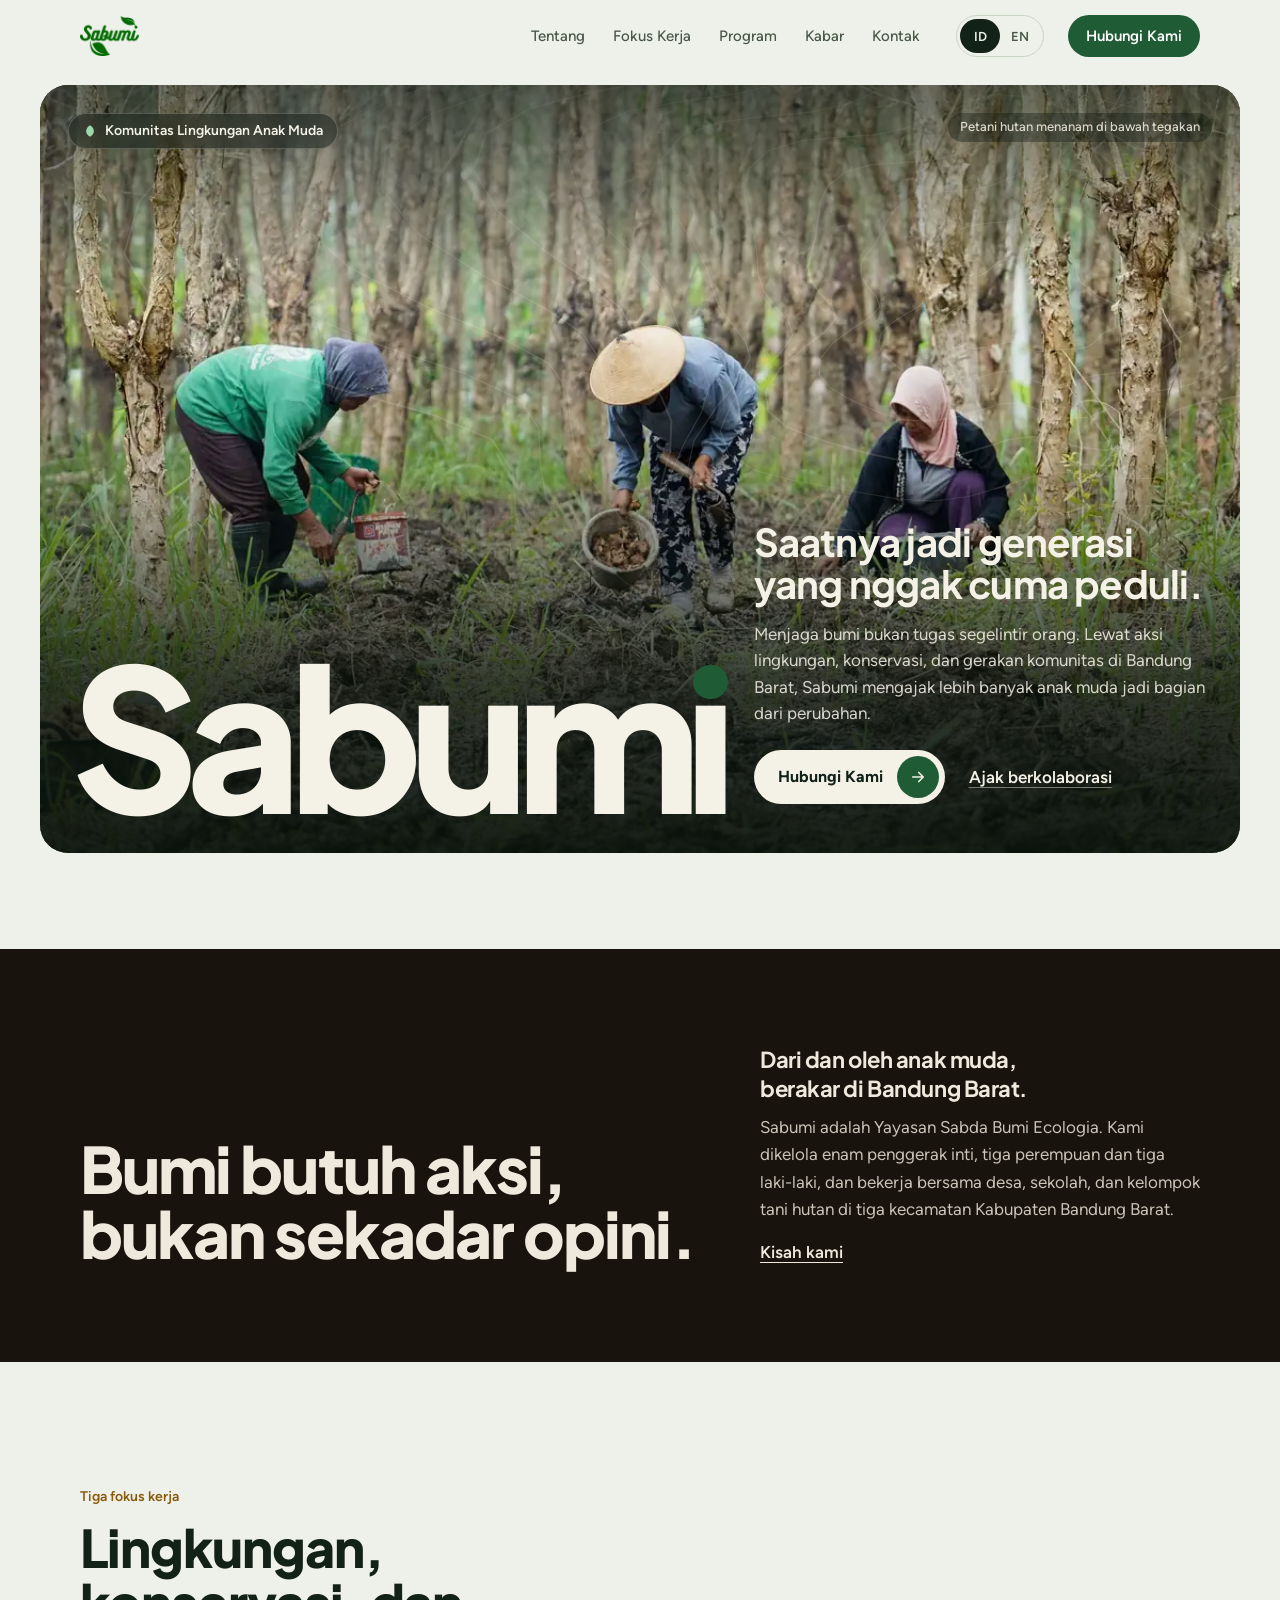
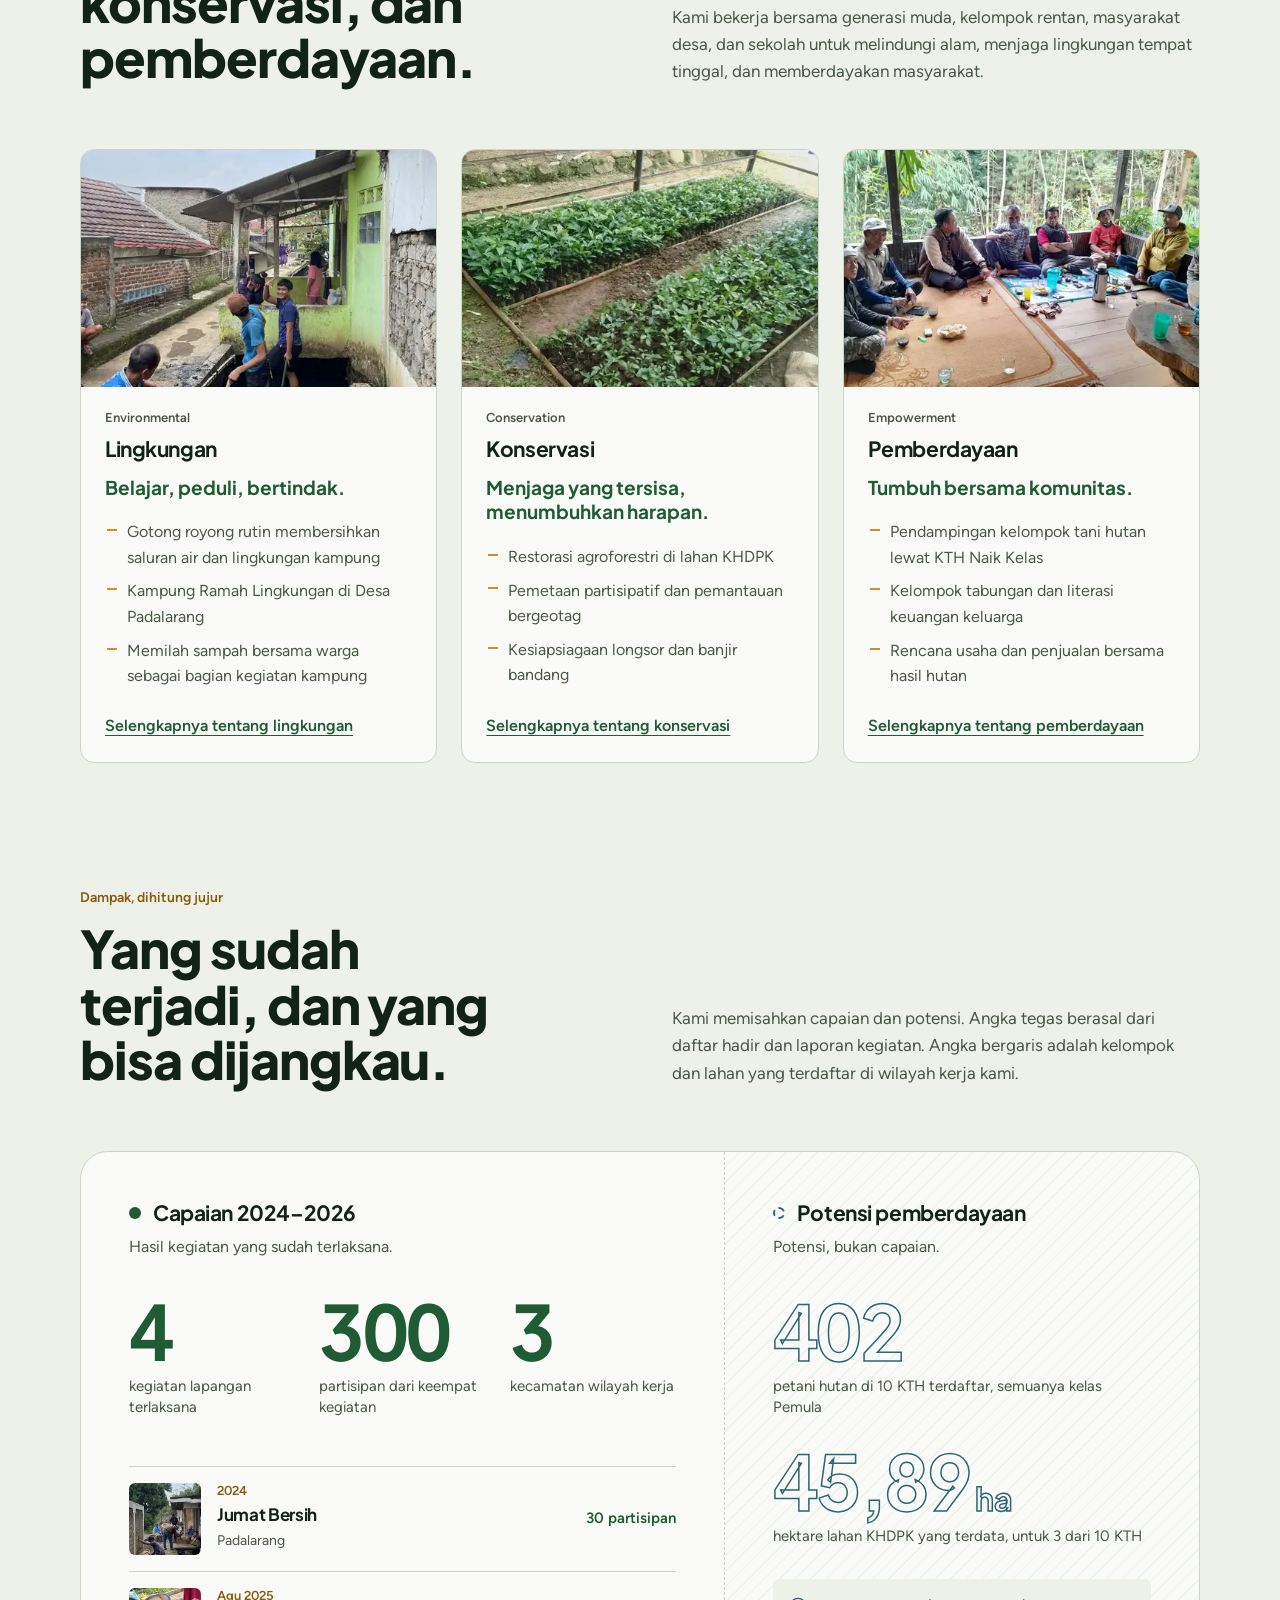
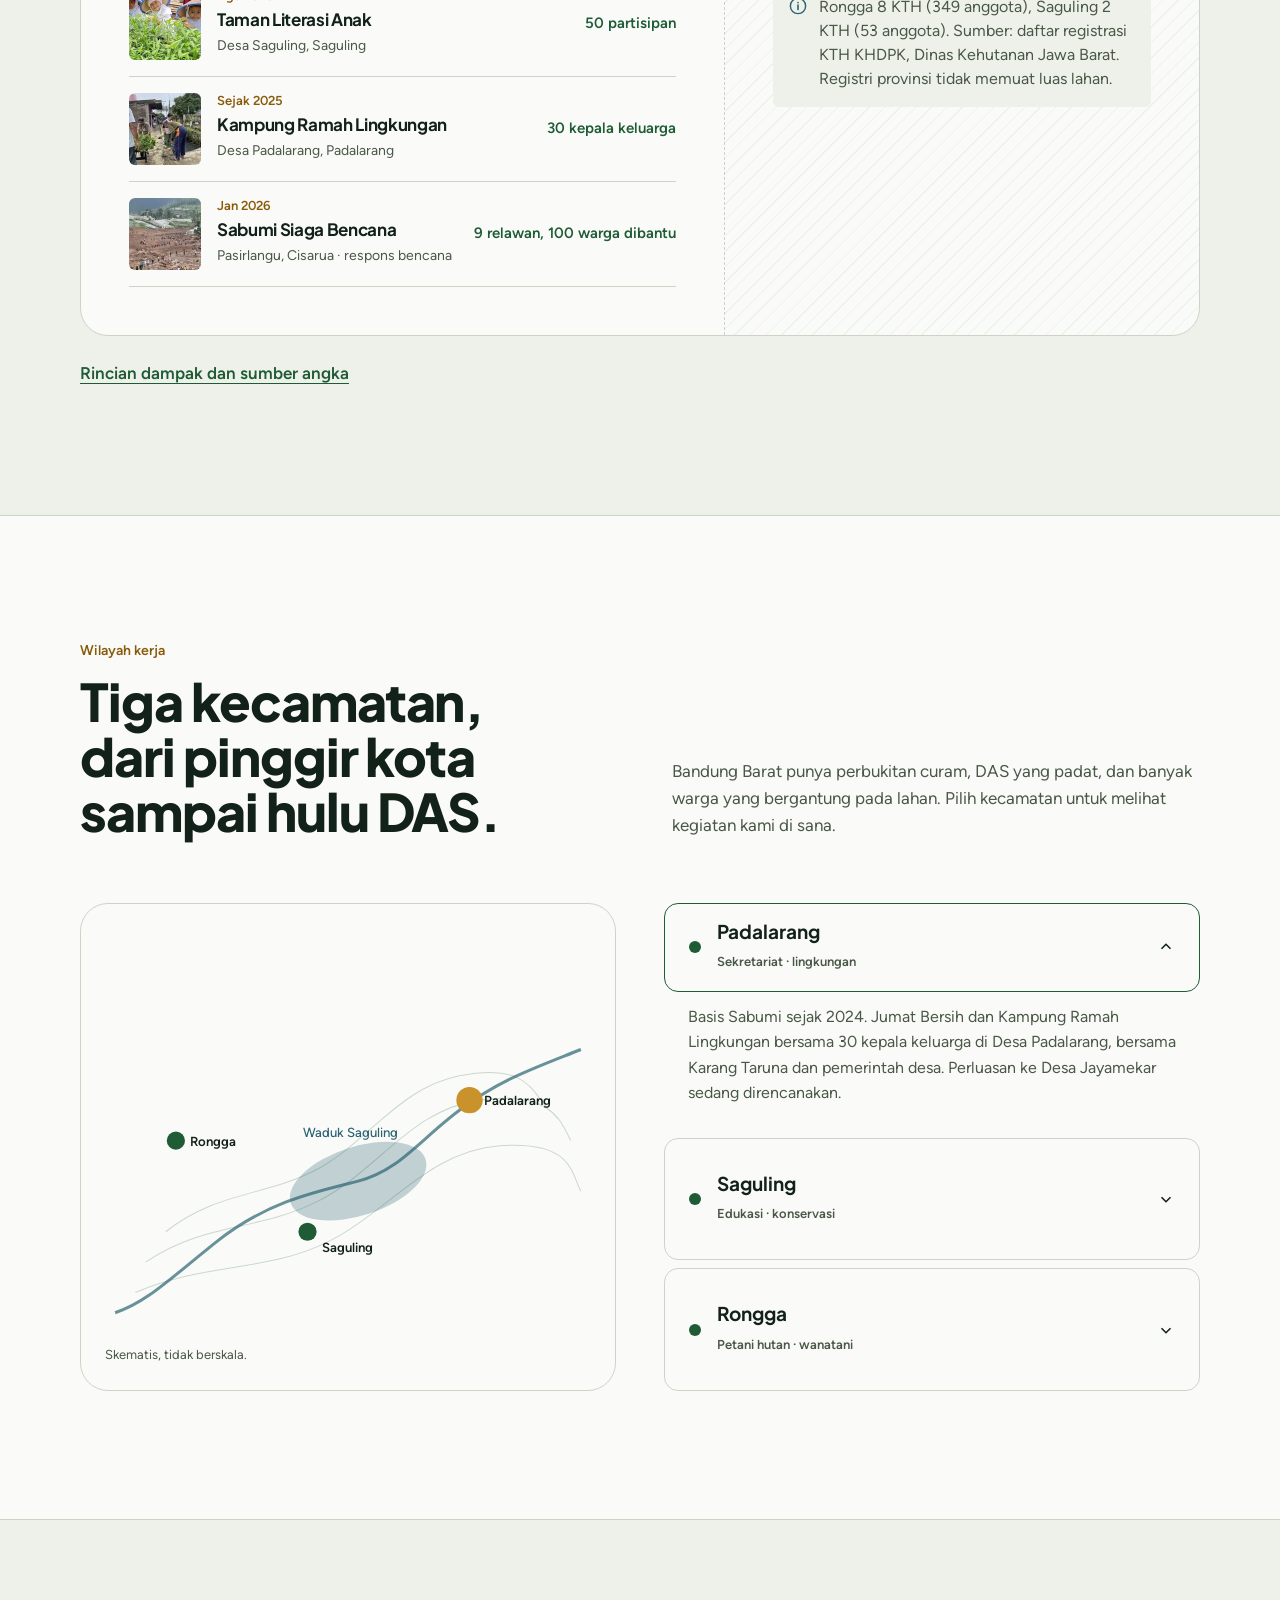
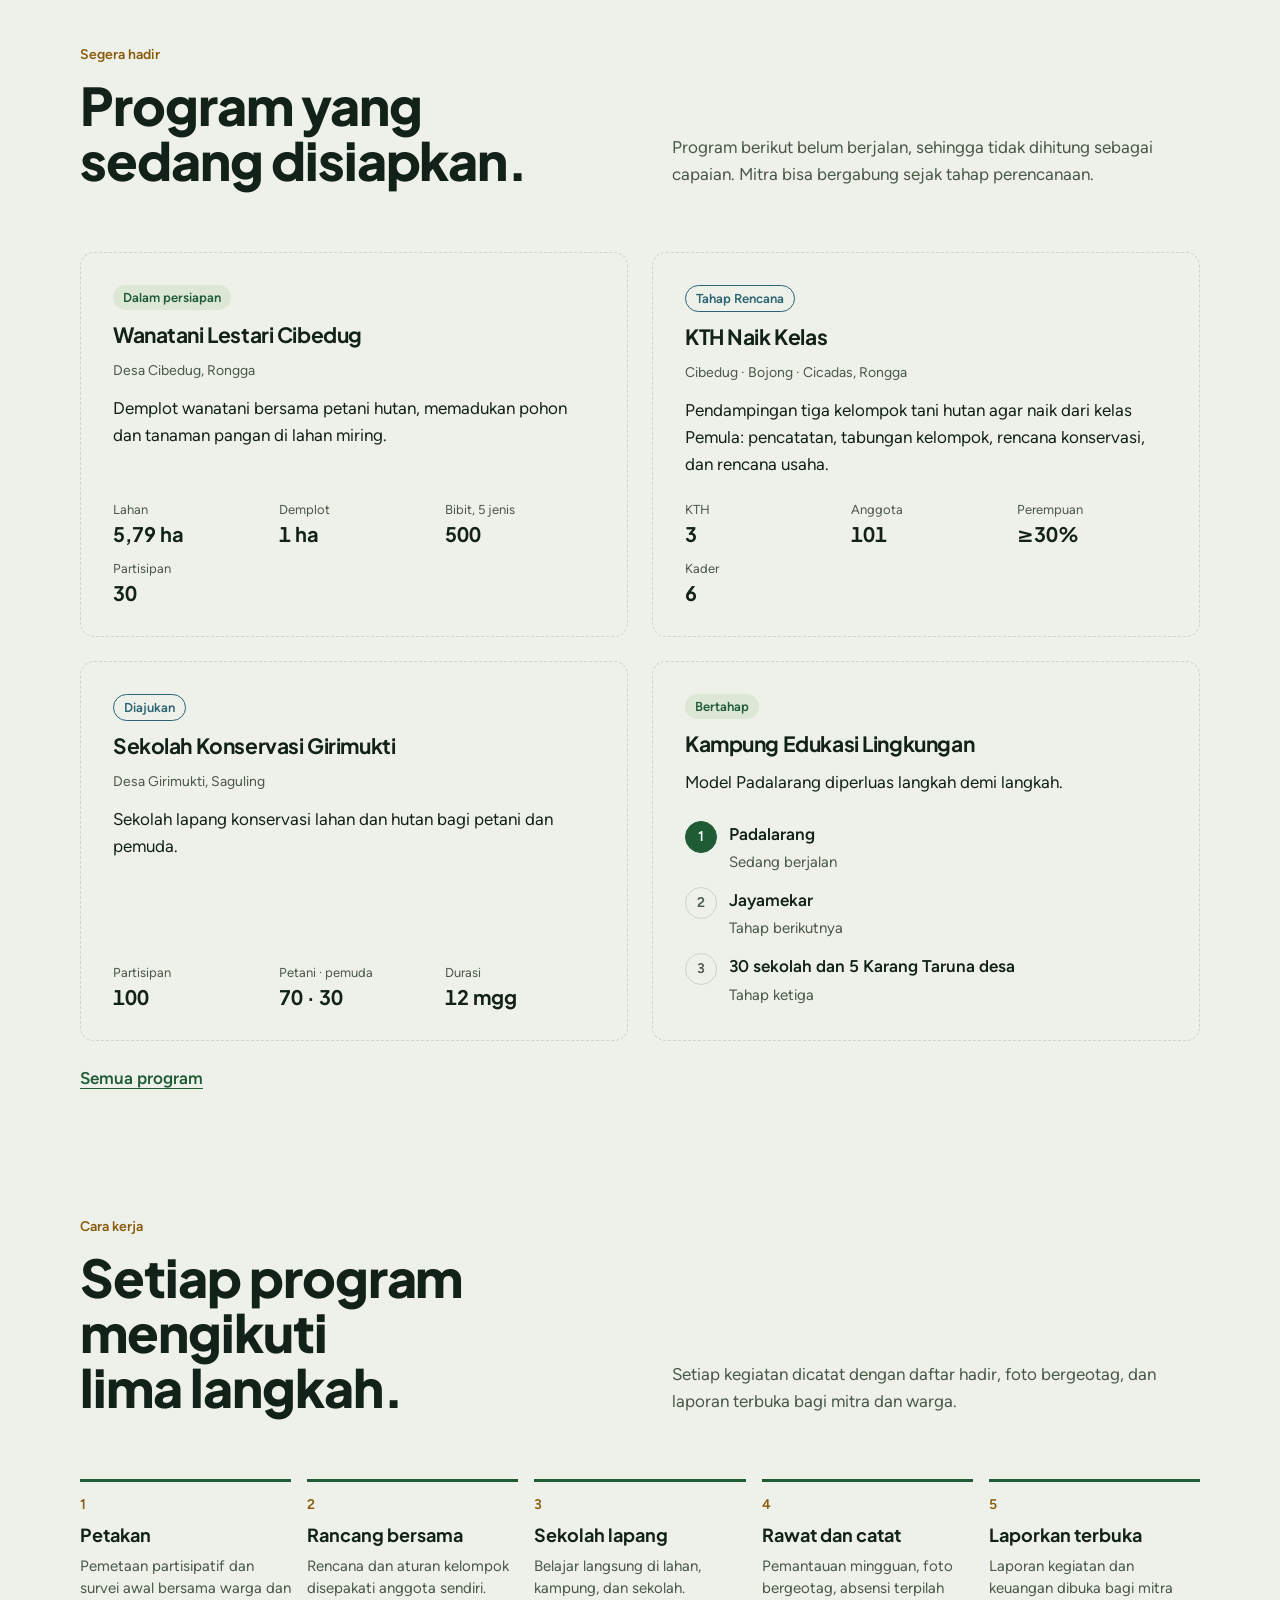
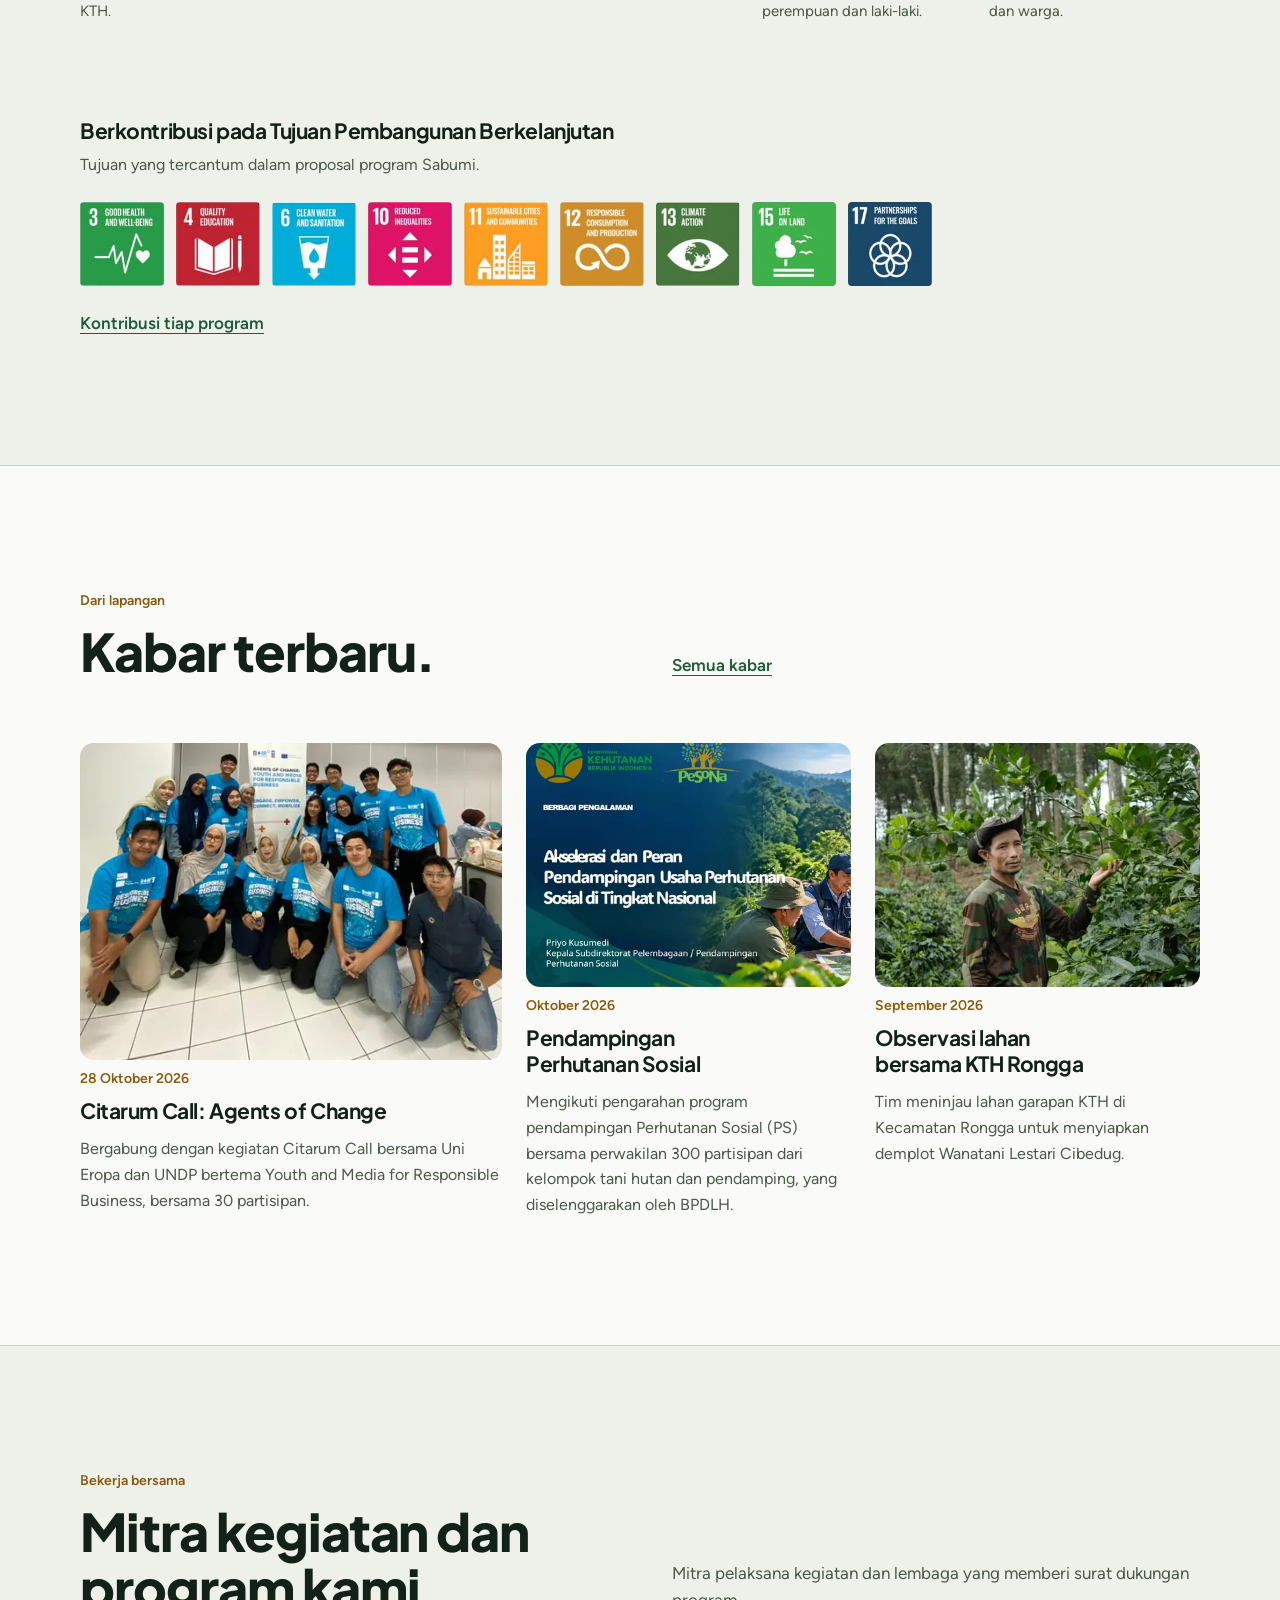
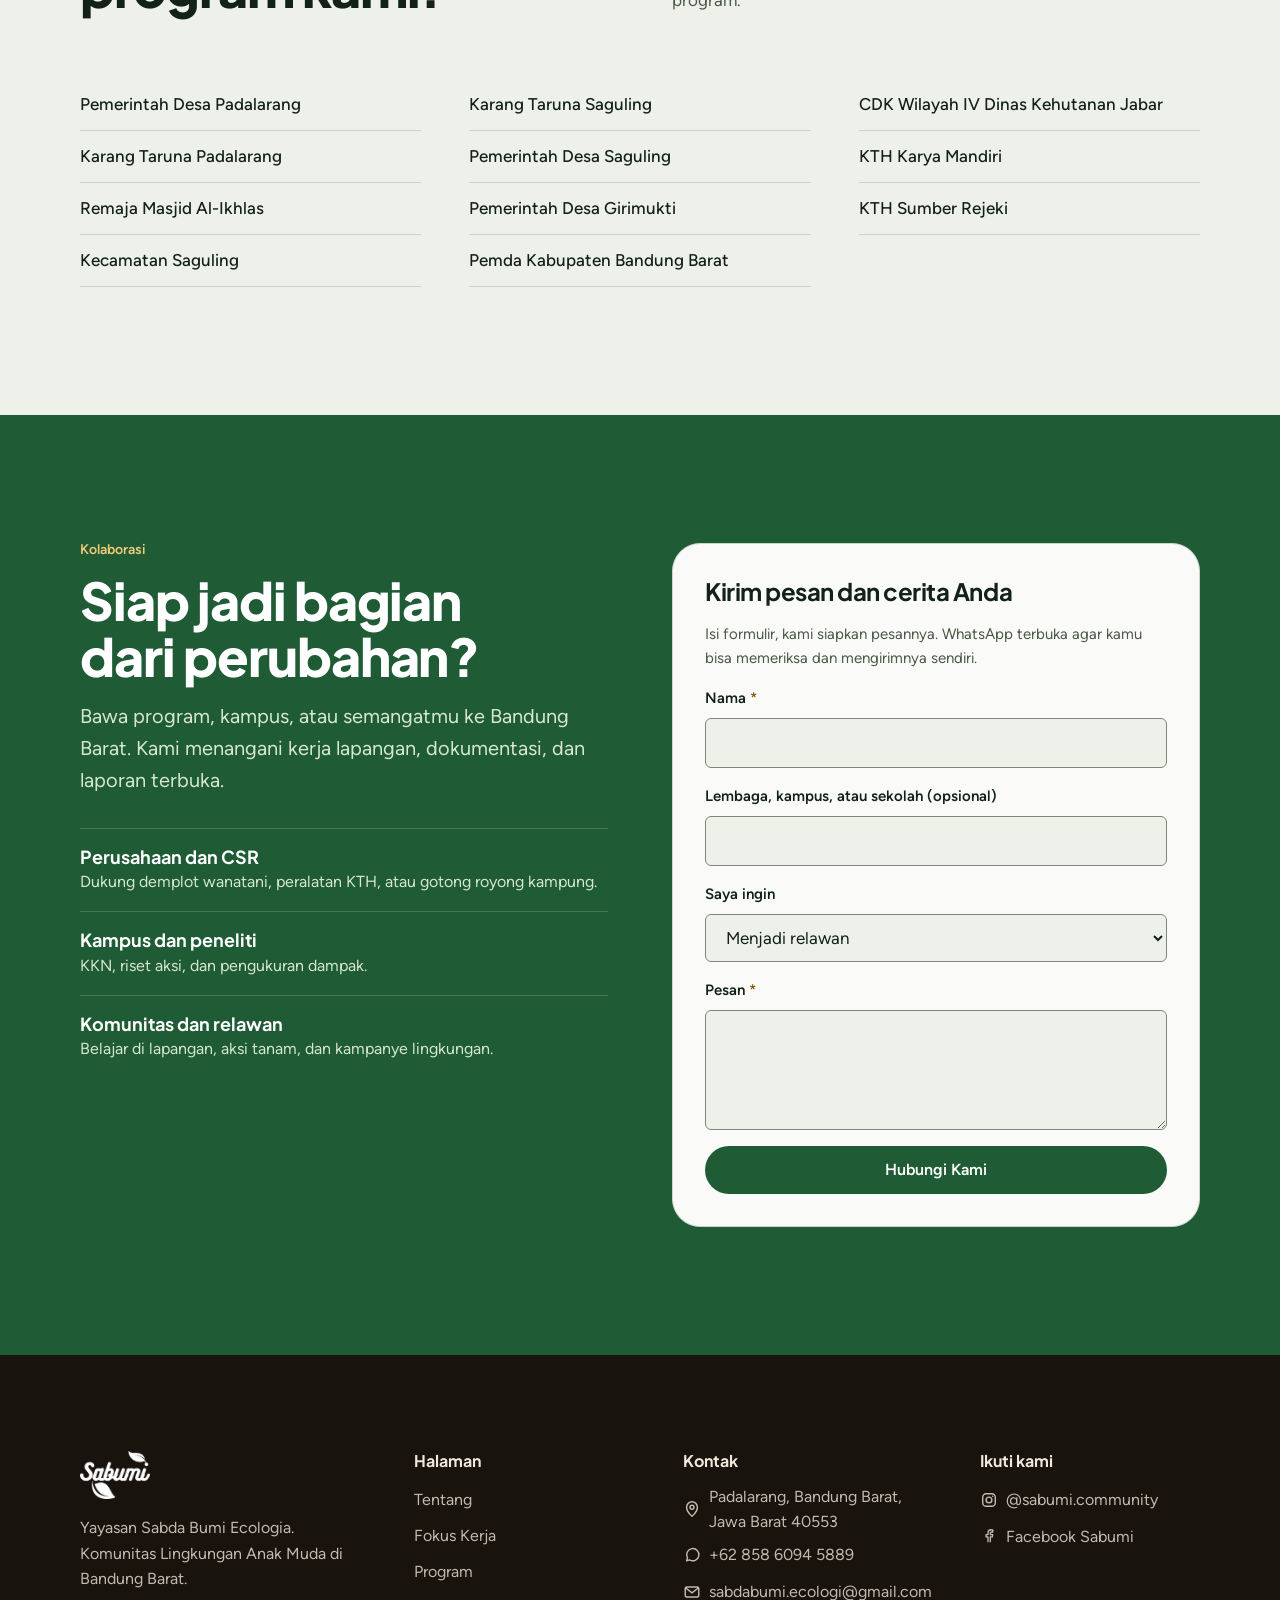
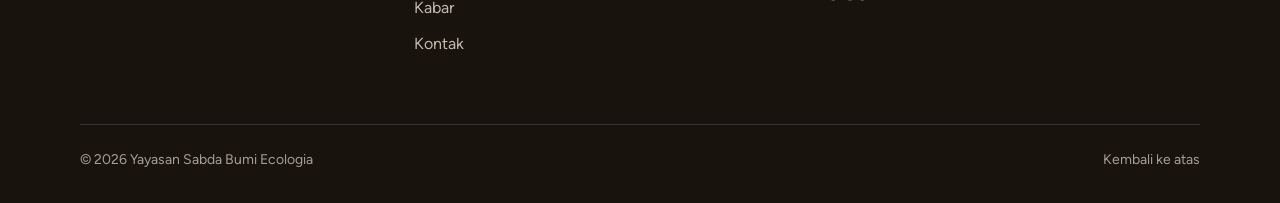
<file: index.html>
<!doctype html>
<html lang="id" data-title-en="Sabumi Ecologi · Youth-led Environmental Organisation">
<head>
<meta charset="utf-8">
<meta name="viewport" content="width=device-width, initial-scale=1, viewport-fit=cover">
<meta name="color-scheme" content="light dark">
<script>document.documentElement.classList.add('js')</script>
<title>Sabumi Ecologi · Komunitas Lingkungan Anak Muda</title>
<meta name="description" content="Sabumi Ecologi (Yayasan Sabda Bumi Ecologia): komunitas lingkungan dari dan oleh anak muda untuk melindungi alam, merawat lingkungan, memberdayakan desa.">
<link rel="canonical" href="https://sabumi.site/">
<meta property="og:type" content="website">
<meta property="og:site_name" content="Sabumi">
<meta property="og:locale" content="id_ID">
<meta property="og:locale:alternate" content="en_GB">
<meta property="og:title" content="Sabumi Ecologi · Komunitas Lingkungan Anak Muda">
<meta property="og:description" content="Sabumi Ecologi (Yayasan Sabda Bumi Ecologia): komunitas lingkungan dari dan oleh anak muda untuk melindungi alam, merawat lingkungan, memberdayakan desa.">
<meta property="og:image" content="https://sabumi.site/img/og-sabumi.jpg">
<meta property="og:image:width" content="1200">
<meta property="og:image:height" content="630">
<meta property="og:image:alt" content="Sabumi: Bumi butuh aksi, bukan sekadar opini.">
<meta property="og:url" content="https://sabumi.site/">
<meta name="twitter:card" content="summary_large_image">
<meta name="theme-color" content="#1F5C35">
<link rel="icon" href="/img/favicon-64.png" sizes="64x64">
<link rel="apple-touch-icon" href="/img/apple-touch-icon.png">
<link rel="preload" href="/fonts/plus-jakarta-sans-latin-800-normal.woff2" as="font" type="font/woff2" crossorigin>
<link rel="preload" href="/fonts/figtree-latin-400-normal.woff2" as="font" type="font/woff2" crossorigin>
<link rel="stylesheet" href="/css/site.css?v=20261027b">
<link rel="preload" as="image" media="(min-width: 761px)" href="/img/hero-hutan-1440.webp" imagesrcset="/img/hero-hutan-960.webp 960w, /img/hero-hutan-1440.webp 1440w, /img/hero-hutan-1920.webp 1920w" imagesizes="(max-width: 1440px) 100vw, 1400px" fetchpriority="high">
<link rel="preload" as="image" media="(max-width: 760px)" href="/img/gotong-royong-960.webp" imagesrcset="/img/gotong-royong-480.webp 480w, /img/gotong-royong-720.webp 720w, /img/gotong-royong-960.webp 960w" imagesizes="calc(100vw - 20px)" fetchpriority="high">
<script type="application/ld+json">{"@context": "https://schema.org", "@graph": [{"@type": "NGO", "@id": "https://sabumi.site/#org", "name": "Sabumi", "legalName": "Yayasan Sabda Bumi Ecologia", "alternateName": ["Sabumi Ecologi", "Sabumi Bandung Barat", "Sabda Bumi Ecologia Foundation", "Sabumi Community"], "url": "https://sabumi.site/", "logo": "https://sabumi.site/img/logo-sabumi.png", "image": "https://sabumi.site/img/og-sabumi.jpg", "slogan": "Bumi butuh aksi, bukan sekadar opini.", "description": "Komunitas Lingkungan Anak Muda di Kabupaten Bandung Barat: aksi lingkungan, konservasi, dan pemberdayaan masyarakat.", "foundingDate": "2025-03-05", "email": "sabdabumi.ecologi@gmail.com", "telephone": "+62-858-6094-5889", "address": {"@type": "PostalAddress", "addressLocality": "Padalarang", "addressRegion": "Jawa Barat", "postalCode": "40553", "addressCountry": "ID"}, "areaServed": [{"@type": "AdministrativeArea", "name": "Kabupaten Bandung Barat"}], "knowsAbout": ["gotong royong", "Kampung Ramah Lingkungan", "konservasi lahan", "perhutanan sosial", "kelompok tani hutan", "mitigasi longsor"], "sameAs": ["https://www.instagram.com/sabumi.community/", "https://www.facebook.com/profile.php?id=61565987980985"]}, {"@type": "WebSite", "@id": "https://sabumi.site/#website", "url": "https://sabumi.site/", "name": "Sabumi", "alternateName": "Sabumi Bandung Barat", "inLanguage": "id-ID", "publisher": {"@id": "https://sabumi.site/#org"}}, {"@type": "WebPage", "@id": "https://sabumi.site/#webpage", "url": "https://sabumi.site/", "name": "Sabumi Bandung Barat · Komunitas Lingkungan Anak Muda", "description": "Sabumi Ecologi (Yayasan Sabda Bumi Ecologia): komunitas lingkungan dari dan oleh anak muda untuk melindungi alam, merawat lingkungan, memberdayakan desa.", "inLanguage": "id-ID", "isPartOf": {"@id": "https://sabumi.site/#website"}, "about": {"@id": "https://sabumi.site/#org"}, "primaryImageOfPage": "https://sabumi.site/img/og-sabumi.jpg"}]}</script>
</head>
<body>
<a class="skip" href="#main" data-en="Skip to content">Lewati ke konten</a>
<header class="nav">
  <div class="wrap">
    <a class="brand" href="/" aria-label="Sabumi, beranda" data-en-label="Sabumi, home">
      <img class="logo-light" src="/img/logo-sabumi-120.webp" alt="" width="400" height="272">
      <img class="logo-dark" src="/img/logo-sabumi-white-120.webp" alt="" width="400" height="272">
    </a>
    <button class="menu-toggle" aria-expanded="false" aria-controls="menu"><span data-en="Menu">Menu</span></button>
    <ul class="menu" id="menu">
      <li><a href="/tentang/" data-en="About">Tentang</a></li>
      <li><a href="/fokus/" data-en="Focus">Fokus Kerja</a></li>
      <li><a href="/program/" data-en="Programmes">Program</a></li>
      <li><a href="/kabar/" data-en="News">Kabar</a></li>
      <li><a href="/kontak/" data-en="Contact">Kontak</a></li>
    </ul>
    <div class="lang" role="group" aria-label="Bahasa" data-en-label="Language">
      <button type="button" data-lang="id" aria-pressed="true">ID</button>
      <button type="button" data-lang="en" aria-pressed="false">EN</button>
    </div>
    <a class="btn btn-primary btn-nav" href="#relawan" data-en="Contact us">Hubungi Kami</a>
  </div>
</header>
<main id="main">

<!-- Hero -->
<section class="hero hero-stage" aria-labelledby="hero-title">
  <div class="stage">
    <picture class="stage-media">
      <source media="(max-width: 760px)" srcset="/img/gotong-royong-480.webp 480w, /img/gotong-royong-720.webp 720w, /img/gotong-royong-960.webp 960w" sizes="calc(100vw - 20px)">
      <img class="stage-bg" src="/img/hero-hutan-1440.webp" srcset="/img/hero-hutan-960.webp 960w, /img/hero-hutan-1440.webp 1440w, /img/hero-hutan-1920.webp 1920w" sizes="(max-width: 1440px) 100vw, 1400px" width="1920" height="960" alt="Tiga petani perempuan menanam di bawah tegakan pohon" data-en-alt="Three women farmers planting beneath a stand of trees" fetchpriority="high">
    </picture>
    <svg class="contour stage-contour" aria-hidden="true" preserveAspectRatio="xMidYMid slice" data-cx="1260" data-cy="260" data-rings="12"></svg>
    <div class="stage-shade" aria-hidden="true"></div>

    <div class="stage-top">
      <span class="stage-label">
        <svg viewBox="0 0 16 16" aria-hidden="true"><path d="M8 1.5c3.6 2.2 5 5.4 4.2 8.2-.7 2.4-2.7 4-4.2 4.8-1.5-.8-3.5-2.4-4.2-4.8C3 6.9 4.4 3.7 8 1.5Z" fill="currentColor"/></svg>
        <span data-en="Youth Led Environmental Organization">Komunitas Lingkungan Anak Muda</span>
      </span>
      <span class="stage-place" data-en="Forest farmers at work beneath the trees">Petani hutan menanam di bawah tegakan</span>
    </div>

    <div class="stage-content">
      <p class="stage-word" aria-hidden="true"><span style="--i:0">S</span><span style="--i:1">a</span><span style="--i:2">b</span><span style="--i:3">u</span><span style="--i:4">m</span><span style="--i:5" class="stage-i">ı<i class="stage-dot"></i></span></p>
      <div class="stage-side">
        <h1 id="hero-title" data-en="Time to be the generation that does more than care.">Saatnya jadi generasi yang nggak cuma peduli.</h1>
        <p class="stage-lede" data-en="Looking after the earth is not a job for a few people. Through environmental action, conservation and community work in West Bandung, Sabumi brings more young people into the change.">Menjaga bumi bukan tugas segelintir orang. Lewat aksi lingkungan, konservasi, dan gerakan komunitas di Bandung Barat, Sabumi mengajak lebih banyak anak muda jadi bagian dari perubahan.</p>
        <div class="stage-actions">
          <a class="pill-cta" href="#relawan"><span data-en="Contact us">Hubungi Kami</span><span class="pill-dot" aria-hidden="true"><svg viewBox="0 0 24 24" fill="none" stroke="currentColor" stroke-width="2.2" stroke-linecap="round" stroke-linejoin="round"><path d="M5 12h14M13 6l6 6-6 6"/></svg></span></a>
          <a class="stage-link" href="/kontak/#kerja-sama" data-en="Partner with us">Ajak berkolaborasi</a>
        </div>
      </div>
    </div>
  </div>
</section>

<!-- Manifesto + about -->
<section class="band" aria-labelledby="tentang-title">
  <div class="wrap">
    <blockquote>
      <span data-en="The earth needs action,">Bumi butuh aksi,</span><br>
      <span data-en="not just opinions.">bukan sekadar opini.</span>
    </blockquote>
    <div>
      <h2 class="about-title" id="tentang-title" data-en="By and for young people, rooted in West Bandung.">Dari dan oleh anak muda, berakar di Bandung Barat.</h2>
      <p data-en="Sabumi is the Sabda Bumi Ecologia Foundation. We are run by six core organisers, three women and three men, and work with villages, schools and forest farmer groups across three districts of West Bandung Regency.">Sabumi adalah Yayasan Sabda Bumi Ecologia. Kami dikelola enam penggerak inti, tiga perempuan dan tiga laki-laki, dan bekerja bersama desa, sekolah, dan kelompok tani hutan di tiga kecamatan Kabupaten Bandung Barat.</p>
      <a class="textlink" href="/tentang/" data-en="Our story">Kisah kami</a>
    </div>
  </div>
</section>

<!-- Focus -->
<section class="sec" aria-labelledby="fokus-title">
  <div class="wrap">
    <div class="sec-head">
      <div>
        <span class="kicker" data-en="Three areas of work">Tiga fokus kerja</span>
        <h2 id="fokus-title" data-en="Environment, conservation and empowerment.">Lingkungan, konservasi, dan pemberdayaan.</h2>
      </div>
      <p data-en="We work with young people, vulnerable groups, village communities and schools to protect nature, care for where people live and help communities grow.">Kami bekerja bersama generasi muda, kelompok rentan, masyarakat desa, dan sekolah untuk melindungi alam, menjaga lingkungan tempat tinggal, dan memberdayakan masyarakat.</p>
    </div>
    <div class="pillars">
      <article class="pillar">
        <img decoding="async" src="/img/gotong-royong-card-720.webp" srcset="/img/gotong-royong-card-480.webp 480w, /img/gotong-royong-card-720.webp 720w" sizes="(max-width: 760px) calc(100vw - 32px), (max-width: 1100px) 46vw, 380px" width="720" height="480" loading="lazy" alt="Warga dan relawan bergotong royong membersihkan lingkungan di Padalarang" data-en-alt="Residents and volunteers cleaning up together in Padalarang">
        <div class="pillar-body">
          <span class="en-name">Environmental</span>
          <h3 data-en="Environment">Lingkungan</h3>
          <p class="motto" data-en="Learn, care, act.">Belajar, peduli, bertindak.</p>
          <ul>
            <li data-en="Regular gotong royong to clean drains and village spaces">Gotong royong rutin membersihkan saluran air dan lingkungan kampung</li>
            <li data-en="Eco-Friendly Village in Padalarang Village">Kampung Ramah Lingkungan di Desa Padalarang</li>
            <li data-en="Sorting waste with residents as part of village activities">Memilah sampah bersama warga sebagai bagian kegiatan kampung</li>
          </ul>
          <a class="textlink" href="/fokus/#lingkungan" data-en="More on environment">Selengkapnya tentang lingkungan</a>
        </div>
      </article>
      <article class="pillar">
        <img decoding="async" src="/img/persemaian-card-720.webp" srcset="/img/persemaian-card-480.webp 480w, /img/persemaian-card-720.webp 720w" sizes="(max-width: 760px) calc(100vw - 32px), (max-width: 1100px) 46vw, 380px" width="720" height="480" loading="lazy" alt="Bibit pohon tertata di persemaian berpagar bambu" data-en-alt="Tree seedlings lined up in a bamboo-fenced nursery">
        <div class="pillar-body">
          <span class="en-name">Conservation</span>
          <h3 data-en="Conservation">Konservasi</h3>
          <p class="motto" data-en="Protect what remains, grow hope.">Menjaga yang tersisa, menumbuhkan harapan.</p>
          <ul>
            <li data-en="Agroforestry restoration on KHDPK forest land">Restorasi agroforestri di lahan KHDPK</li>
            <li data-en="Participatory mapping and geotagged monitoring">Pemetaan partisipatif dan pemantauan bergeotag</li>
            <li data-en="Landslide and flash-flood preparedness">Kesiapsiagaan longsor dan banjir bandang</li>
          </ul>
          <a class="textlink" href="/fokus/#konservasi" data-en="More on conservation">Selengkapnya tentang konservasi</a>
        </div>
      </article>
      <article class="pillar">
        <img decoding="async" src="/img/forum-kth-card-720.webp" srcset="/img/forum-kth-card-480.webp 480w, /img/forum-kth-card-720.webp 720w" sizes="(max-width: 760px) calc(100vw - 32px), (max-width: 1100px) 46vw, 380px" width="720" height="480" loading="lazy" alt="Diskusi bersama anggota kelompok tani hutan" data-en-alt="Discussion with members of a forest farmer group">
        <div class="pillar-body">
          <span class="en-name">Empowerment</span>
          <h3 data-en="Empowerment">Pemberdayaan</h3>
          <p class="motto" data-en="Growing together with communities.">Tumbuh bersama komunitas.</p>
          <ul>
            <li data-en="KTH Level-Up Programme for forest farmer groups">Pendampingan kelompok tani hutan lewat KTH Naik Kelas</li>
            <li data-en="Group savings and family financial literacy">Kelompok tabungan dan literasi keuangan keluarga</li>
            <li data-en="Business plans and joint selling of forest products">Rencana usaha dan penjualan bersama hasil hutan</li>
          </ul>
          <a class="textlink" href="/fokus/#pemberdayaan" data-en="More on empowerment">Selengkapnya tentang pemberdayaan</a>
        </div>
      </article>
    </div>
  </div>
</section>

<!-- Impact ledger -->
<section class="sec" aria-labelledby="dampak-title">
  <div class="wrap">
    <div class="sec-head">
      <div>
        <span class="kicker" data-en="Impact, counted honestly">Dampak, dihitung jujur</span>
        <h2 id="dampak-title" data-en="What has happened, and what is within reach.">Yang sudah terjadi, dan yang bisa dijangkau.</h2>
      </div>
      <p data-en="We keep achievements and potential apart. Solid numbers come from attendance lists and activity reports. Outlined numbers are groups and land registered in our working area.">Kami memisahkan capaian dan potensi. Angka tegas berasal dari daftar hadir dan laporan kegiatan. Angka bergaris adalah kelompok dan lahan yang terdaftar di wilayah kerja kami.</p>
    </div>

    <div class="ledger">
      <div class="ledger-col">
        <h3><span class="dot" aria-hidden="true"></span><span data-en="Achieved, 2024–2026">Capaian 2024–2026</span></h3>
        <p data-en="Results of activities that have already taken place.">Hasil kegiatan yang sudah terlaksana.</p>
        <div class="figures three">
          <div class="fig"><span class="num">4</span><span class="cap" data-en="field activities carried out">kegiatan lapangan terlaksana</span></div>
          <div class="fig"><span class="num">300</span><span class="cap" data-en="participants across those four activities">partisipan dari keempat kegiatan</span></div>
          <div class="fig"><span class="num">3</span><span class="cap" data-en="districts in our working area">kecamatan wilayah kerja</span></div>
        </div>
        <ol class="acts" aria-label="Kegiatan lapangan 2024–2026" data-en-label="Field activities 2024–2026">
          <li>
            <img decoding="async" src="/img/jumat-bersih-thumb-144.webp" width="144" height="144" loading="lazy" alt="Warga membersihkan saluran air di gang kampung saat Jumat Bersih" data-en-alt="Residents clearing a drain in a village alley during Jumat Bersih">
            <div><span class="when">2024</span><h4>Jumat Bersih</h4><span class="where">Padalarang</span></div>
            <span class="result" data-en="30 participants">30 partisipan</span>
          </li>
          <li>
            <img src="/img/literasi-anak-thumb-144.webp" width="144" height="144" loading="lazy" decoding="async" alt="Anak-anak membaca bersama di Taman Literasi Anak, Desa Saguling" data-en-alt="Children reading together at the Children's Literacy Garden, Saguling Village">
            <div><span class="when" data-en="Aug 2025">Agu 2025</span><h4 data-en="Children's Literacy Garden">Taman Literasi Anak</h4><span class="where" data-en="Saguling Village, Saguling">Desa Saguling, Saguling</span></div>
            <span class="result" data-en="50 participants">50 partisipan</span>
          </li>
          <li>
            <img decoding="async" src="/img/hijaukan-gang-thumb-144.webp" width="144" height="144" loading="lazy" alt="Warga membawa bibit tanaman untuk menghijaukan gang kampung" data-en-alt="Residents bringing plant seedlings to green a village alley">
            <div><span class="when" data-en="Since 2025">Sejak 2025</span><h4 data-en="Eco-Friendly Village">Kampung Ramah Lingkungan</h4><span class="where" data-en="Padalarang Village, Padalarang">Desa Padalarang, Padalarang</span></div>
            <span class="result" data-en="30 households">30 kepala keluarga</span>
          </li>
          <li>
            <img src="/img/longsor-cisarua-thumb-144.webp" width="144" height="144" loading="lazy" decoding="async" alt="Tim penyelamat menyusuri lokasi longsor di Cisarua" data-en-alt="Rescuers crossing the landslide site in Cisarua">
            <div><span class="when">Jan 2026</span><h4>Sabumi Siaga Bencana</h4><span class="where" data-en="Pasirlangu, Cisarua · disaster response">Pasirlangu, Cisarua · respons bencana</span></div>
            <span class="result" data-en="9 volunteers, 100 residents helped">9 relawan, 100 warga dibantu</span>
          </li>
        </ol>
      </div>
      <div class="ledger-col">
        <h3><span class="dot open" aria-hidden="true"></span><span data-en="Empowerment potential">Potensi pemberdayaan</span></h3>
        <p data-en="Potential, not achievement.">Potensi, bukan capaian.</p>
        <div class="figures">
          <div class="fig"><span class="num outline">402</span><span class="cap" data-en="forest farmers in 10 registered KTH, all at Beginner level">petani hutan di 10 KTH terdaftar, semuanya kelas Pemula</span></div>
          <div class="fig"><span class="num outline"><span data-en="45.89">45,89</span><span class="unit">ha</span></span><span class="cap" data-en="hectares of KHDPK land on record, for 3 of the 10 KTH">hektare lahan KHDPK yang terdata, untuk 3 dari 10 KTH</span></div>
        </div>
        <p class="note">
          <svg viewBox="0 0 20 20" aria-hidden="true"><circle cx="10" cy="10" r="8.5" fill="none" stroke="currentColor" stroke-width="1.6"/><path d="M10 9v5M10 6.2v.1" stroke="currentColor" stroke-width="1.8" stroke-linecap="round"/></svg>
          <span data-en="Rongga 8 KTH (349 members), Saguling 2 KTH (53 members). Source: KTH KHDPK registration list, West Java Forestry Service. The provincial register does not record land area.">Rongga 8 KTH (349 anggota), Saguling 2 KTH (53 anggota). Sumber: daftar registrasi KTH KHDPK, Dinas Kehutanan Jawa Barat. Registri provinsi tidak memuat luas lahan.</span>
        </p>
      </div>
    </div>
    <p class="ledger-foot"><a class="textlink" href="/program/#capaian" data-en="Full impact figures and sources">Rincian dampak dan sumber angka</a></p>
  </div>
</section>

<!-- Region -->
<section class="sec alt" aria-labelledby="wilayah-title">
  <div class="wrap">
    <div class="sec-head">
      <div>
        <span class="kicker" data-en="Where we work">Wilayah kerja</span>
        <h2 id="wilayah-title" data-en="Three districts, from the edge of the city to the upper watershed.">Tiga kecamatan, dari pinggir kota sampai hulu DAS.</h2>
      </div>
      <p data-en="West Bandung has steep hills, a crowded watershed and many residents who depend on the land. Choose a district to see what we do there.">Bandung Barat punya perbukitan curam, DAS yang padat, dan banyak warga yang bergantung pada lahan. Pilih kecamatan untuk melihat kegiatan kami di sana.</p>
    </div>
    <div class="region">
      <div class="region-map">
        <svg viewBox="0 0 480 400" role="img" aria-labelledby="map-t">
          <title id="map-t" data-en="Schematic map of Sabumi's three working districts">Peta skematis tiga kecamatan wilayah kerja Sabumi</title>
          <path class="map-contour" d="M40 330c60-40 110-30 170-60s90-90 160-100 80 20 90 40"/>
          <path class="map-contour" d="M30 360c70-30 130-20 190-50s100-90 170-95 70 25 80 45"/>
          <path class="map-contour" d="M60 300c50-40 100-35 150-62s80-80 140-92 70 10 85 30"/>
          <ellipse class="map-lake" cx="250" cy="250" rx="70" ry="34" transform="rotate(-18 250 250)"/>
          <path class="map-river" d="M470 120c-50 20-80 30-120 60s-60 60-100 70-90 20-140 60-70 60-100 70"/>
          <text class="map-label" x="196" y="206" style="font-weight:500;fill:var(--citarum)" data-en="Saguling Reservoir">Waduk Saguling</text>
          <g data-k="padalarang"><circle class="map-dot" cx="360" cy="170" r="9"/><text class="map-label" x="374" y="175">Padalarang</text></g>
          <g data-k="saguling"><circle class="map-dot" cx="200" cy="300" r="9"/><text class="map-label" x="214" y="320">Saguling</text></g>
          <g data-k="rongga"><circle class="map-dot" cx="70" cy="210" r="9"/><text class="map-label" x="84" y="215">Rongga</text></g>        </svg>
        <p class="src" data-en="Schematic, not to scale.">Skematis, tidak berskala.</p>
      </div>
      <div>
      <ul class="kec">
        <li>
          <button aria-expanded="true" aria-controls="k-padalarang" data-k="padalarang">
            <span class="pin" aria-hidden="true"></span>
            <span><span class="kname">Padalarang</span><br><span class="ktag" data-en="Secretariat · environment">Sekretariat · lingkungan</span></span>
            <svg class="chev" viewBox="0 0 20 20" aria-hidden="true"><path d="m5 8 5 5 5-5" fill="none" stroke="currentColor" stroke-width="1.8"/></svg>
          </button>
          <div class="panel" id="k-padalarang"><p data-en="Sabumi's base since 2024. Jumat Bersih and the Eco-Friendly Village with 30 households in Padalarang Village, with Karang Taruna and the village government. Expansion to Jayamekar Village is planned.">Basis Sabumi sejak 2024. Jumat Bersih dan Kampung Ramah Lingkungan bersama 30 kepala keluarga di Desa Padalarang, bersama Karang Taruna dan pemerintah desa. Perluasan ke Desa Jayamekar sedang direncanakan.</p></div>
        </li>
        <li>
          <button aria-expanded="false" aria-controls="k-saguling" data-k="saguling">
            <span class="pin" aria-hidden="true"></span>
            <span><span class="kname">Saguling</span><br><span class="ktag" data-en="Education · conservation">Edukasi · konservasi</span></span>
            <svg class="chev" viewBox="0 0 20 20" aria-hidden="true"><path d="m5 8 5 5 5-5" fill="none" stroke="currentColor" stroke-width="1.8"/></svg>
          </button>
          <div class="panel" id="k-saguling" hidden><p data-en="Children's Literacy Garden in Saguling Village (August 2025). Two registered KTH with 53 members. The Girimukti Conservation School has been proposed.">Taman Literasi Anak di Desa Saguling (Agustus 2025). Dua KTH terdaftar dengan 53 anggota. Sekolah Konservasi Girimukti sedang diajukan.</p></div>
        </li>
        <li>
          <button aria-expanded="false" aria-controls="k-rongga" data-k="rongga">
            <span class="pin" aria-hidden="true"></span>
            <span><span class="kname">Rongga</span><br><span class="ktag" data-en="Forest farmers · agroforestry">Petani hutan · wanatani</span></span>
            <svg class="chev" viewBox="0 0 20 20" aria-hidden="true"><path d="m5 8 5 5 5-5" fill="none" stroke="currentColor" stroke-width="1.8"/></svg>
          </button>
          <div class="panel" id="k-rongga" hidden><p data-en="Eight registered KTH with 349 members in the upper Citarum watershed. Being prepared: Wanatani Lestari Cibedug and the KTH Level-Up Programme, with CDK Region IV.">Delapan KTH terdaftar dengan 349 anggota di hulu DAS Citarum. Sedang disiapkan: Wanatani Lestari Cibedug dan KTH Naik Kelas, bersama CDK Wilayah IV.</p></div>
        </li>
      </ul>
      </div>
    </div>

  </div>
</section>

<!-- Upcoming -->
<section class="sec" aria-labelledby="program-title">
  <div class="wrap">
    <div class="sec-head">
      <div>
        <span class="kicker" data-en="Coming soon">Segera hadir</span>
        <h2 id="program-title" data-en="Programmes being prepared.">Program yang sedang disiapkan.</h2>
      </div>
      <p data-en="These programmes have not started yet, so they are not counted as achievements. Partners can join from the planning stage.">Program berikut belum berjalan, sehingga tidak dihitung sebagai capaian. Mitra bisa bergabung sejak tahap perencanaan.</p>
    </div>
    <div class="soon">
      <article class="prog">
        <span class="status" data-en="In preparation">Dalam persiapan</span>
        <h3>Wanatani Lestari Cibedug</h3>
        <p class="where" data-en="Cibedug Village, Rongga">Desa Cibedug, Rongga</p>
        <p data-en="An agroforestry demonstration plot with forest farmers, mixing trees and crops on sloping land.">Demplot wanatani bersama petani hutan, memadukan pohon dan tanaman pangan di lahan miring.</p>
        <dl>
          <div><dt data-en="Land">Lahan</dt><dd data-en="5.79 ha">5,79 ha</dd></div>
          <div><dt data-en="Demo plot">Demplot</dt><dd>1 ha</dd></div>
          <div><dt data-en="Seedlings, 5 species">Bibit, 5 jenis</dt><dd>500</dd></div>
          <div><dt data-en="Participants">Partisipan</dt><dd>30</dd></div>
        </dl>
      </article>
      <article class="prog">
        <span class="status plan" data-en="Planning stage">Tahap Rencana</span>
        <h3 data-en="KTH Level-Up Programme">KTH Naik Kelas</h3>
        <p class="where" data-en="Cibedug · Bojong · Cicadas, Rongga">Cibedug · Bojong · Cicadas, Rongga</p>
        <p data-en="Support for three forest farmer groups to move up from Beginner level: record-keeping, group savings, conservation plans and business plans.">Pendampingan tiga kelompok tani hutan agar naik dari kelas Pemula: pencatatan, tabungan kelompok, rencana konservasi, dan rencana usaha.</p>
        <dl>
          <div><dt>KTH</dt><dd>3</dd></div>
          <div><dt data-en="Members">Anggota</dt><dd>101</dd></div>
          <div><dt data-en="Women">Perempuan</dt><dd>≥30%</dd></div>
          <div><dt data-en="Cadres">Kader</dt><dd>6</dd></div>
        </dl>
      </article>
      <article class="prog">
        <span class="status plan" data-en="Proposed">Diajukan</span>
        <h3 data-en="Girimukti Conservation School">Sekolah Konservasi Girimukti</h3>
        <p class="where" data-en="Girimukti Village, Saguling">Desa Girimukti, Saguling</p>
        <p data-en="A field school on land and forest conservation for farmers and young people.">Sekolah lapang konservasi lahan dan hutan bagi petani dan pemuda.</p>
        <dl>
          <div><dt data-en="Participants">Partisipan</dt><dd>100</dd></div>
          <div><dt data-en="Farmers · youth">Petani · pemuda</dt><dd>70 · 30</dd></div>
          <div><dt data-en="Duration">Durasi</dt><dd data-en="12 wks">12 mgg</dd></div>
        </dl>
      </article>
      <article class="prog">
        <span class="status" data-en="In stages">Bertahap</span>
        <h3 data-en="Environmental Education Village">Kampung Edukasi Lingkungan</h3>
        <p data-en="The Padalarang model is being extended step by step.">Model Padalarang diperluas langkah demi langkah.</p>
        <ol class="stages">
          <li class="now"><div><strong>Padalarang</strong><span data-en="Now running">Sedang berjalan</span></div></li>
          <li><div><strong>Jayamekar</strong><span data-en="Next stage">Tahap berikutnya</span></div></li>
          <li><div><strong data-en="30 schools and 5 village youth groups">30 sekolah dan 5 Karang Taruna desa</strong><span data-en="Third stage">Tahap ketiga</span></div></li>
        </ol>
      </article>
    </div>
    <p class="ledger-foot"><a class="textlink" href="/program/" data-en="All programmes">Semua program</a></p>
  </div>
</section>

<!-- Approach + SDGs -->
<section class="sec" aria-labelledby="cara-title">
  <div class="wrap">
    <div class="sec-head">
      <div>
        <span class="kicker" data-en="How we work">Cara kerja</span>
        <h2 id="cara-title" data-en="Every programme follows five steps.">Setiap program mengikuti lima langkah.</h2>
      </div>
      <p data-en="Every activity is recorded with attendance lists, geotagged photos and open reports for partners and residents.">Setiap kegiatan dicatat dengan daftar hadir, foto bergeotag, dan laporan terbuka bagi mitra dan warga.</p>
    </div>
    <ol class="steps">
      <li><strong data-en="Map">Petakan</strong><span data-en="Participatory mapping and baseline surveys with residents and KTH.">Pemetaan partisipatif dan survei awal bersama warga dan KTH.</span></li>
      <li><strong data-en="Design together">Rancang bersama</strong><span data-en="Members agree on their own plans and group rules.">Rencana dan aturan kelompok disepakati anggota sendiri.</span></li>
      <li><strong data-en="Field school">Sekolah lapang</strong><span data-en="Learning on the land, in the village and at school.">Belajar langsung di lahan, kampung, dan sekolah.</span></li>
      <li><strong data-en="Tend and record">Rawat dan catat</strong><span data-en="Weekly monitoring, geotagged photos, attendance recorded separately for women and men.">Pemantauan mingguan, foto bergeotag, absensi terpilah perempuan dan laki-laki.</span></li>
      <li><strong data-en="Report openly">Laporkan terbuka</strong><span data-en="Activity and financial reports shared with partners and residents.">Laporan kegiatan dan keuangan dibuka bagi mitra dan warga.</span></li>
    </ol>

    <div style="margin-top:var(--s9)">
      <h3 style="margin-bottom:var(--s2)" data-en="Contributing to the Sustainable Development Goals">Berkontribusi pada Tujuan Pembangunan Berkelanjutan</h3>
      <p style="color:var(--redup);font-size:16px;margin-bottom:var(--s5)" data-en="Goals named in Sabumi's programme proposals.">Tujuan yang tercantum dalam proposal program Sabumi.</p>
      <ul class="sdgs">
        <li><img decoding="async" src="/img/sdg-3.webp" width="160" height="160" loading="lazy" alt="SDG 3: Kehidupan sehat dan sejahtera" data-en-alt="SDG 3: Good health and well-being"></li>
        <li><img decoding="async" src="/img/sdg-4.webp" width="160" height="160" loading="lazy" alt="SDG 4: Pendidikan berkualitas" data-en-alt="SDG 4: Quality education"></li>
        <li><img decoding="async" src="/img/sdg-6.webp" width="160" height="160" loading="lazy" alt="SDG 6: Air bersih dan sanitasi layak" data-en-alt="SDG 6: Clean water and sanitation"></li>
        <li><img decoding="async" src="/img/sdg-10.webp" width="160" height="160" loading="lazy" alt="SDG 10: Berkurangnya kesenjangan" data-en-alt="SDG 10: Reduced inequalities"></li>
        <li><img decoding="async" src="/img/sdg-11.webp" width="160" height="160" loading="lazy" alt="SDG 11: Kota dan permukiman yang berkelanjutan" data-en-alt="SDG 11: Sustainable cities and communities"></li>
        <li><img decoding="async" src="/img/sdg-12.webp" width="160" height="160" loading="lazy" alt="SDG 12: Konsumsi dan produksi yang bertanggung jawab" data-en-alt="SDG 12: Responsible consumption and production"></li>
        <li><img decoding="async" src="/img/sdg-13.webp" width="160" height="160" loading="lazy" alt="SDG 13: Penanganan perubahan iklim" data-en-alt="SDG 13: Climate action"></li>
        <li><img decoding="async" src="/img/sdg-15.webp" width="160" height="160" loading="lazy" alt="SDG 15: Ekosistem daratan" data-en-alt="SDG 15: Life on land"></li>
        <li><img decoding="async" src="/img/sdg-17.webp" width="160" height="160" loading="lazy" alt="SDG 17: Kemitraan untuk mencapai tujuan" data-en-alt="SDG 17: Partnerships for the goals"></li>
      </ul>
      <p class="ledger-foot"><a class="textlink" href="/program/#sdgs" data-en="How each programme contributes">Kontribusi tiap program</a></p>
    </div>
  </div>
</section>

<!-- News -->
<section class="sec alt" aria-labelledby="kabar-title">
  <div class="wrap">
    <div class="sec-head">
      <div>
        <span class="kicker" data-en="From the field">Dari lapangan</span>
        <h2 id="kabar-title" data-en="Latest news.">Kabar terbaru.</h2>
      </div>
      <p><a class="textlink" href="/kabar/" data-en="All news">Semua kabar</a></p>
    </div>
    <div class="news">
      <article class="post">
        <img src="/img/citarum-call-760.webp" srcset="/img/citarum-call-480.webp 480w, /img/citarum-call-760.webp 760w" sizes="(max-width: 760px) 92vw, (max-width: 1100px) 46vw, 380px" width="760" height="570" loading="lazy" decoding="async" alt="Partisipan Citarum Call dan tim Sabumi berfoto bersama di depan spanduk Agents of Change: Youth and Media for Responsible Business" data-en-alt="Citarum Call participants and the Sabumi team in front of the Agents of Change: Youth and Media for Responsible Business banner">
        <time datetime="2026-10-28" data-en="28 October 2026">28 Oktober 2026</time>
        <h3><a href="/kabar/#citarum-call" data-en="Citarum Call: Agents of Change">Citarum Call: Agents of Change</a></h3>
        <p data-en="Joined the Citarum Call activity with the European Union and UNDP on Youth and Media for Responsible Business, with 30 participants.">Bergabung dengan kegiatan Citarum Call bersama Uni Eropa dan UNDP bertema Youth and Media for Responsible Business, bersama 30 partisipan.</p>
      </article>
      <article class="post">
        <img src="/img/pendampingan-ps-760.webp" srcset="/img/pendampingan-ps-480.webp 480w, /img/pendampingan-ps-760.webp 760w" sizes="(max-width: 760px) 92vw, (max-width: 1100px) 46vw, 380px" width="760" height="570" loading="lazy" decoding="async" alt="Slide pengarahan daring: Akselerasi dan Peran Pendampingan Usaha Perhutanan Sosial di Tingkat Nasional" data-en-alt="Slide from an online briefing: Acceleration and Role of Social Forestry Business Assistance at the National Level">
        <time datetime="2026-10" data-en="October 2026">Oktober 2026</time>
        <h3><a href="/kabar/#pendampingan-ps" data-en="Social Forestry Assistance">Pendampingan Perhutanan Sosial</a></h3>
        <p data-en="Attended a briefing on the Social Forestry (PS) assistance programme with 300 participants from forest farmer groups and facilitators, organised by BPDLH.">Mengikuti pengarahan program pendampingan Perhutanan Sosial (PS) bersama perwakilan 300 partisipan dari kelompok tani hutan dan pendamping, yang diselenggarakan oleh BPDLH.</p>
      </article>
      <article class="post">
        <img decoding="async" src="/img/observasi-kth-603.webp" srcset="/img/observasi-kth-480.webp 480w, /img/observasi-kth-603.webp 603w" sizes="(max-width: 760px) 92vw, (max-width: 1100px) 46vw, 380px" width="603" height="452" loading="lazy" alt="Petani di kebun garapan KTH, Rongga" data-en-alt="A farmer on KTH farmland, Rongga">
        <time datetime="2026-09" data-en="September 2026">September 2026</time>
        <h3><a href="/kabar/#observasi-rongga" data-en="Land observation with KTH in Rongga">Observasi lahan bersama KTH Rongga</a></h3>
        <p data-en="The team reviewed KTH farmland in Rongga to prepare the Wanatani Lestari Cibedug demonstration plot.">Tim meninjau lahan garapan KTH di Kecamatan Rongga untuk menyiapkan demplot Wanatani Lestari Cibedug.</p>
      </article>
    </div>
  </div>
</section>

<!-- Partners -->
<section class="sec" aria-labelledby="mitra-title">
  <div class="wrap">
    <div class="sec-head">
      <div>
        <span class="kicker" data-en="Working together">Bekerja bersama</span>
        <h2 id="mitra-title" data-en="Partners in our activities and programmes.">Mitra kegiatan dan program kami.</h2>
      </div>
      <p data-en="Activity partners and institutions that have written letters of support for our programmes.">Mitra pelaksana kegiatan dan lembaga yang memberi surat dukungan program.</p>
    </div>
    <ul class="partners">
      <li data-en="Padalarang Village Government">Pemerintah Desa Padalarang</li>
      <li>Karang Taruna Padalarang</li>
      <li>Remaja Masjid Al-Ikhlas</li>
      <li data-en="Saguling Sub-district">Kecamatan Saguling</li>
      <li>Karang Taruna Saguling</li>
      <li data-en="Saguling Village Government">Pemerintah Desa Saguling</li>
      <li data-en="Girimukti Village Government">Pemerintah Desa Girimukti</li>
      <li data-en="West Bandung Regency Government">Pemda Kabupaten Bandung Barat</li>
      <li data-en="CDK Region IV, West Java Forestry Service">CDK Wilayah IV Dinas Kehutanan Jabar</li>
      <li>KTH Karya Mandiri</li>
      <li>KTH Sumber Rejeki</li>
    </ul>

  </div>
</section>

<!-- Collaborate + volunteer -->
<section class="sec collab" aria-labelledby="kolab-title">
  <div class="wrap collab-grid">
    <div>
      <span class="kicker" data-en="Collaborate">Kolaborasi</span>
      <h2 id="kolab-title" data-en="Ready to be part of the change?">Siap jadi bagian dari perubahan?</h2>
      <p class="lede" style="margin-top:var(--s4)" data-en="Bring your programme, campus or energy to West Bandung. We handle fieldwork, documentation and open reporting.">Bawa program, kampus, atau semangatmu ke Bandung Barat. Kami menangani kerja lapangan, dokumentasi, dan laporan terbuka.</p>
      <ul class="ways">
        <li><strong data-en="Companies and CSR">Perusahaan dan CSR</strong><span data-en="Support the agroforestry demo plot, KTH equipment or village clean-ups.">Dukung demplot wanatani, peralatan KTH, atau gotong royong kampung.</span></li>
        <li><strong data-en="Campuses and researchers">Kampus dan peneliti</strong><span data-en="Community service placements, action research and impact measurement.">KKN, riset aksi, dan pengukuran dampak.</span></li>
        <li><strong data-en="Communities and volunteers">Komunitas dan relawan</strong><span data-en="Field learning, tree planting and environmental campaigns.">Belajar di lapangan, aksi tanam, dan kampanye lingkungan.</span></li>
      </ul>
    </div>
    <form class="composer" id="relawan" novalidate aria-labelledby="form-title">
      <h3 id="form-title" data-en="Send us your message and story">Kirim pesan dan cerita Anda</h3>
      <p class="src" data-en="Fill in the form and we will prepare the message. WhatsApp opens so you can check and send it yourself.">Isi formulir, kami siapkan pesannya. WhatsApp terbuka agar kamu bisa memeriksa dan mengirimnya sendiri.</p>
      <label for="c-name"><span><span data-en="Your name">Nama</span> <span class="req" aria-hidden="true">*</span></span>
        <input id="c-name" type="text" autocomplete="name" required aria-describedby="e-name">
      </label>
      <p class="err" id="e-name" hidden data-en="Please enter your name.">Isi nama kamu.</p>
      <label for="c-org"><span data-en="Organisation, campus or school (optional)">Lembaga, kampus, atau sekolah (opsional)</span>
        <input id="c-org" type="text" autocomplete="organization">
      </label>
      <label for="c-topic"><span data-en="I want to">Saya ingin</span>
        <select id="c-topic">
          <option value="0" data-en="Become a volunteer">Menjadi relawan</option>
          <option value="1" data-en="Partner / CSR">Kerja sama / CSR</option>
          <option value="2" data-en="Campus research or community service">Riset atau KKN kampus</option>
          <option value="3" data-en="Ask about a programme">Bertanya tentang program</option>
        </select>
      </label>
      <label for="c-msg"><span><span data-en="Message">Pesan</span> <span class="req" aria-hidden="true">*</span></span>
        <textarea id="c-msg" required aria-describedby="e-msg"></textarea>
      </label>
      <p class="err" id="e-msg" hidden data-en="Please write a short message.">Tulis pesan singkat.</p>
      <button class="btn btn-primary" type="submit" data-en="Contact us">Hubungi Kami</button>
    </form>

  </div>
</section>

</main>
<footer>
  <div class="wrap">
    <div class="foot">
      <div>
        <img src="/img/logo-sabumi-white-160.webp" width="400" height="272" alt="Sabumi" loading="lazy">
        <p data-en="Sabda Bumi Ecologia Foundation. A Youth Led Environmental Organization in West Bandung.">Yayasan Sabda Bumi Ecologia. Komunitas Lingkungan Anak Muda di Bandung Barat.</p>
      </div>
      <nav aria-labelledby="foot-pages">
        <h2 id="foot-pages" data-en="Pages">Halaman</h2>
        <ul>
          <li><a href="/tentang/" data-en="About">Tentang</a></li>
          <li><a href="/fokus/" data-en="Focus">Fokus Kerja</a></li>
          <li><a href="/program/" data-en="Programmes">Program</a></li>
          <li><a href="/kabar/" data-en="News">Kabar</a></li>
          <li><a href="/kontak/" data-en="Contact">Kontak</a></li>
        </ul>
      </nav>
      <div>
        <h2 data-en="Contact">Kontak</h2>
        <ul>
          <li><a href="https://maps.app.goo.gl/4FzKgbnyAAD7nmzS9" target="_blank" rel="noopener"><svg viewBox="0 0 20 20" aria-hidden="true"><path d="M10 18s6-5.2 6-10A6 6 0 0 0 4 8c0 4.8 6 10 6 10Z" fill="none" stroke="currentColor" stroke-width="1.6"/><circle cx="10" cy="8" r="2.2" fill="none" stroke="currentColor" stroke-width="1.6"/></svg><span data-en="Padalarang, West Bandung, West Java 40553">Padalarang, Bandung Barat, Jawa Barat 40553</span></a></li>
          <li><a href="https://wa.me/6285860945889" target="_blank" rel="noopener"><svg viewBox="0 0 20 20" aria-hidden="true"><path d="M4 16.5 5 13a6.8 6.8 0 1 1 2.3 2.4L4 16.5Z" fill="none" stroke="currentColor" stroke-width="1.6" stroke-linejoin="round"/></svg>+62 858 6094 5889</a></li>
          <li><a href="https://mail.google.com/mail/?view=cm&amp;fs=1&amp;to=sabdabumi.ecologi@gmail.com" target="_blank" rel="noopener"><svg viewBox="0 0 20 20" aria-hidden="true"><rect x="2.5" y="4.5" width="15" height="11" rx="2" fill="none" stroke="currentColor" stroke-width="1.6"/><path d="m3 5.5 7 5.5 7-5.5" fill="none" stroke="currentColor" stroke-width="1.6"/></svg>sabdabumi.ecologi@gmail.com</a></li>
        </ul>
      </div>
      <div>
        <h2 data-en="Follow us">Ikuti kami</h2>
        <ul>
          <li><a href="https://www.instagram.com/sabumi.community/" target="_blank" rel="noopener"><svg viewBox="0 0 20 20" aria-hidden="true"><rect x="3" y="3" width="14" height="14" rx="4" fill="none" stroke="currentColor" stroke-width="1.6"/><circle cx="10" cy="10" r="3.2" fill="none" stroke="currentColor" stroke-width="1.6"/><circle cx="14.2" cy="5.8" r=".9" fill="currentColor"/></svg>@sabumi.community</a></li>
          <li><a href="https://www.facebook.com/profile.php?id=61565987980985" target="_blank" rel="noopener"><svg viewBox="0 0 20 20" aria-hidden="true"><path d="M11.5 17v-6h2.2l.4-2.6h-2.6V6.8c0-.8.3-1.3 1.4-1.3h1.3V3.2a17 17 0 0 0-2-.1c-2 0-3.3 1.2-3.3 3.4v1.9H6.7V11h2.2v6" fill="none" stroke="currentColor" stroke-width="1.5" stroke-linejoin="round"/></svg>Facebook Sabumi</a></li>
        </ul>
      </div>
    </div>
    <div class="legal">
      <span>© 2026 Yayasan Sabda Bumi Ecologia</span>
      <a href="#main" data-en="Back to top">Kembali ke atas</a>
    </div>
  </div>
</footer>

<div class="dock" role="region" aria-label="Aksi cepat" data-en-label="Quick actions">
  <a class="btn btn-primary" href="#relawan" data-en="Contact us">Hubungi Kami</a>
  <a class="btn btn-wa" href="https://wa.me/6285860945889" target="_blank" rel="noopener" aria-label="WhatsApp Sabumi"><svg viewBox="0 0 20 20" aria-hidden="true"><path d="M4 16.5 5 13a6.8 6.8 0 1 1 2.3 2.4L4 16.5Z" fill="none" stroke="currentColor" stroke-width="1.6" stroke-linejoin="round"/></svg></a>
</div>
<script src="/js/site.js?v=20261021h"></script>
</body>
</html>
</file>
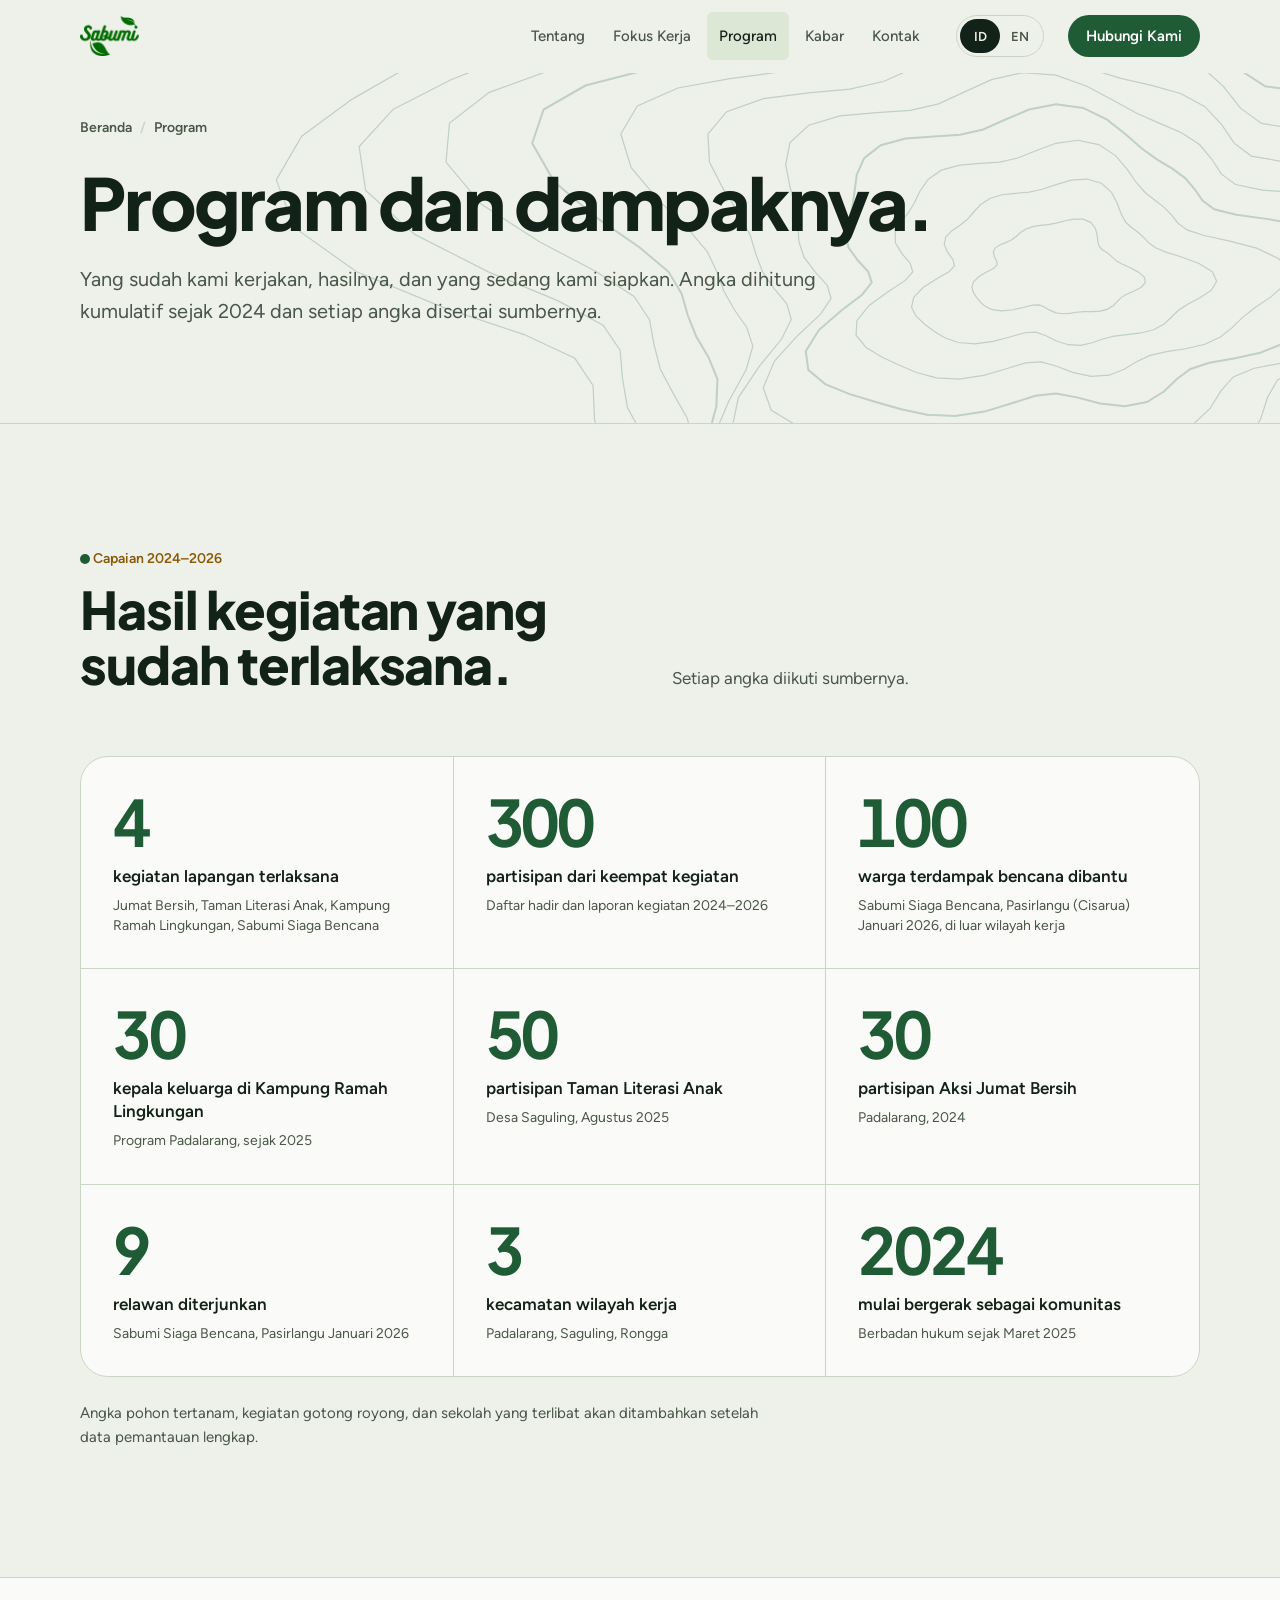
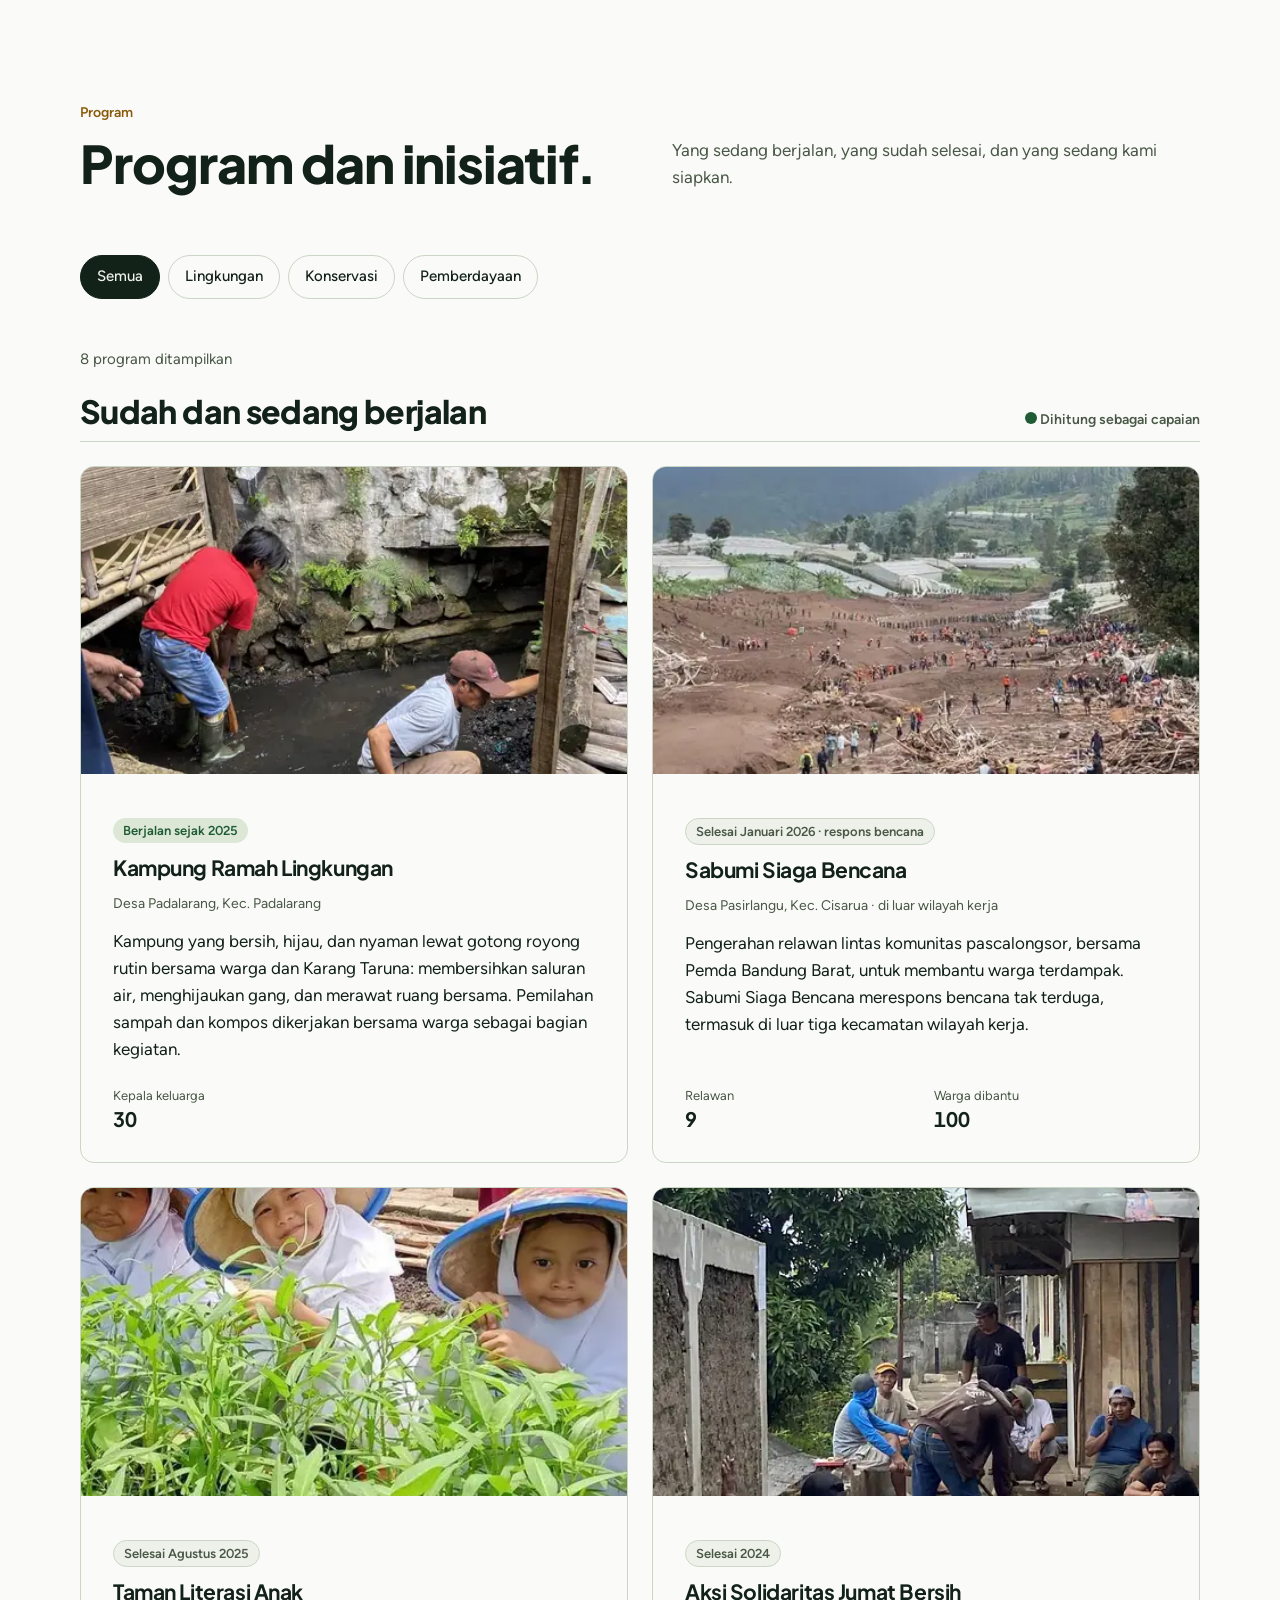
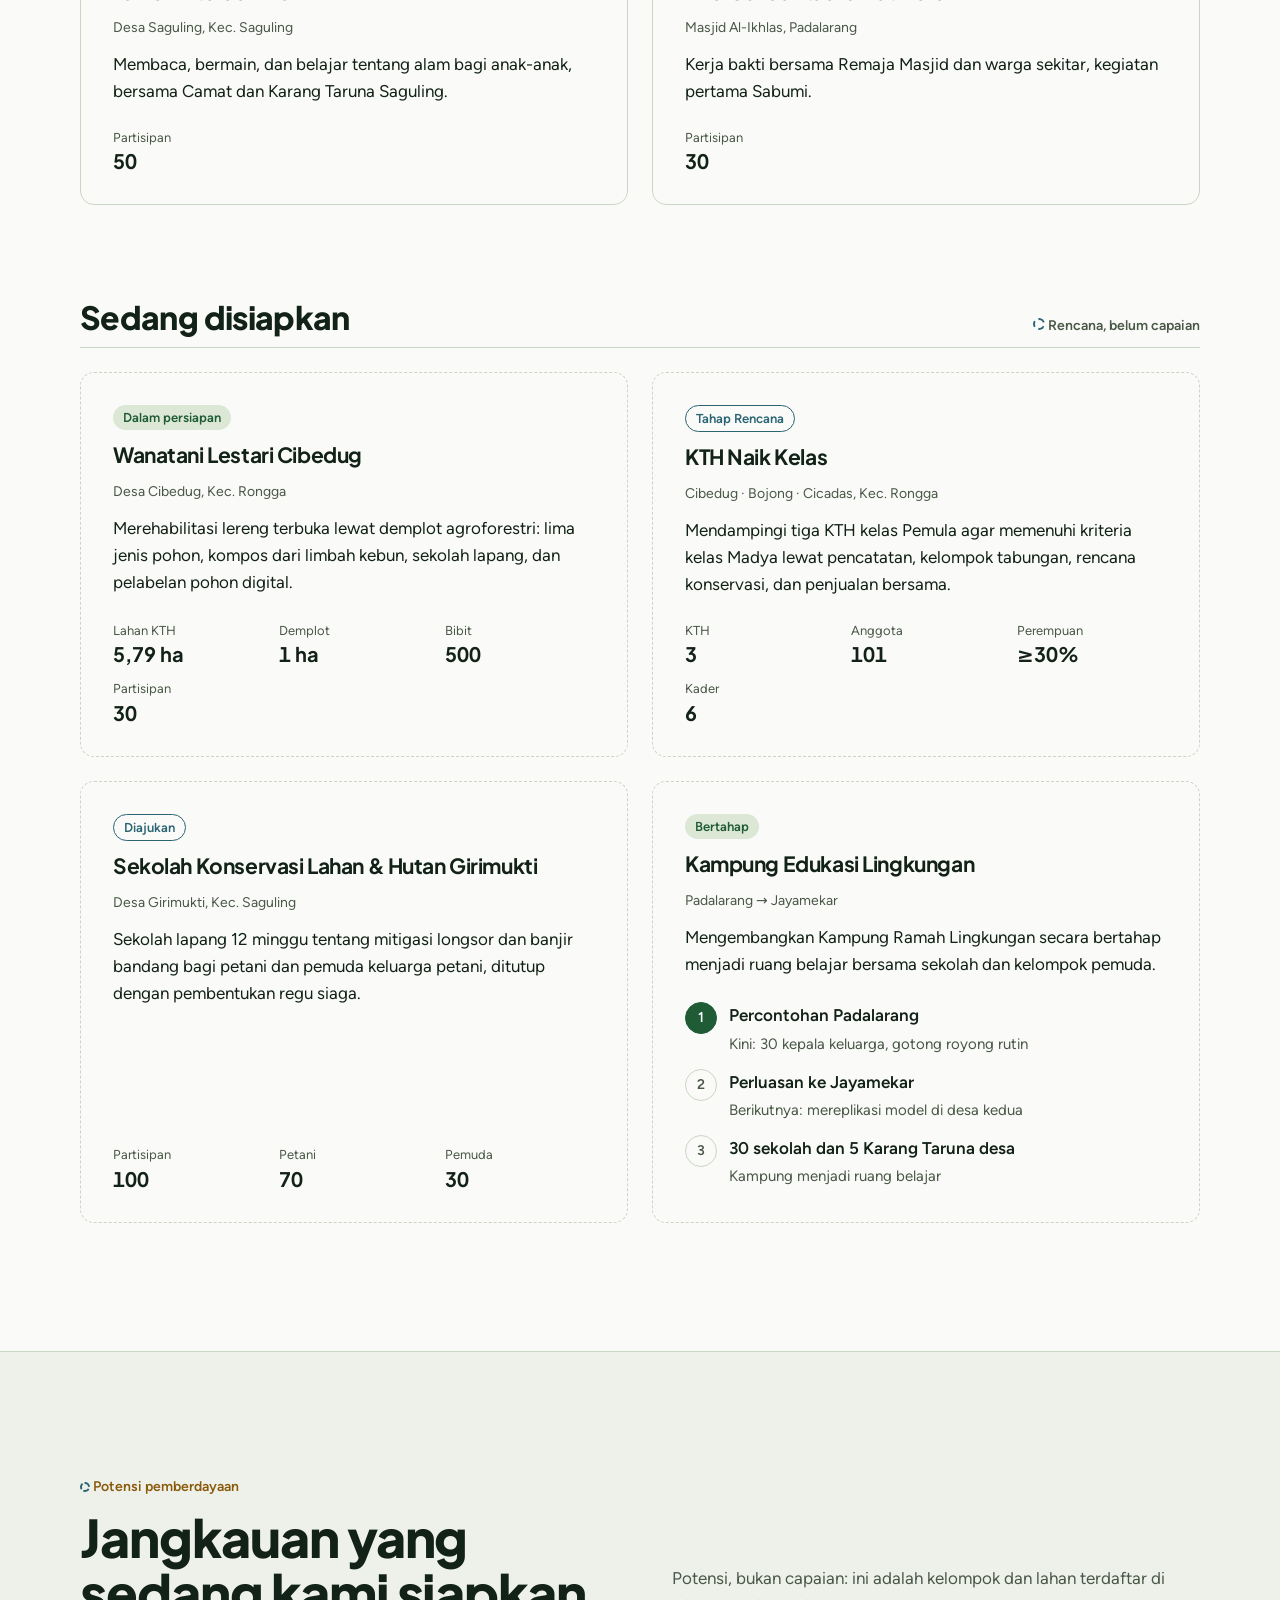
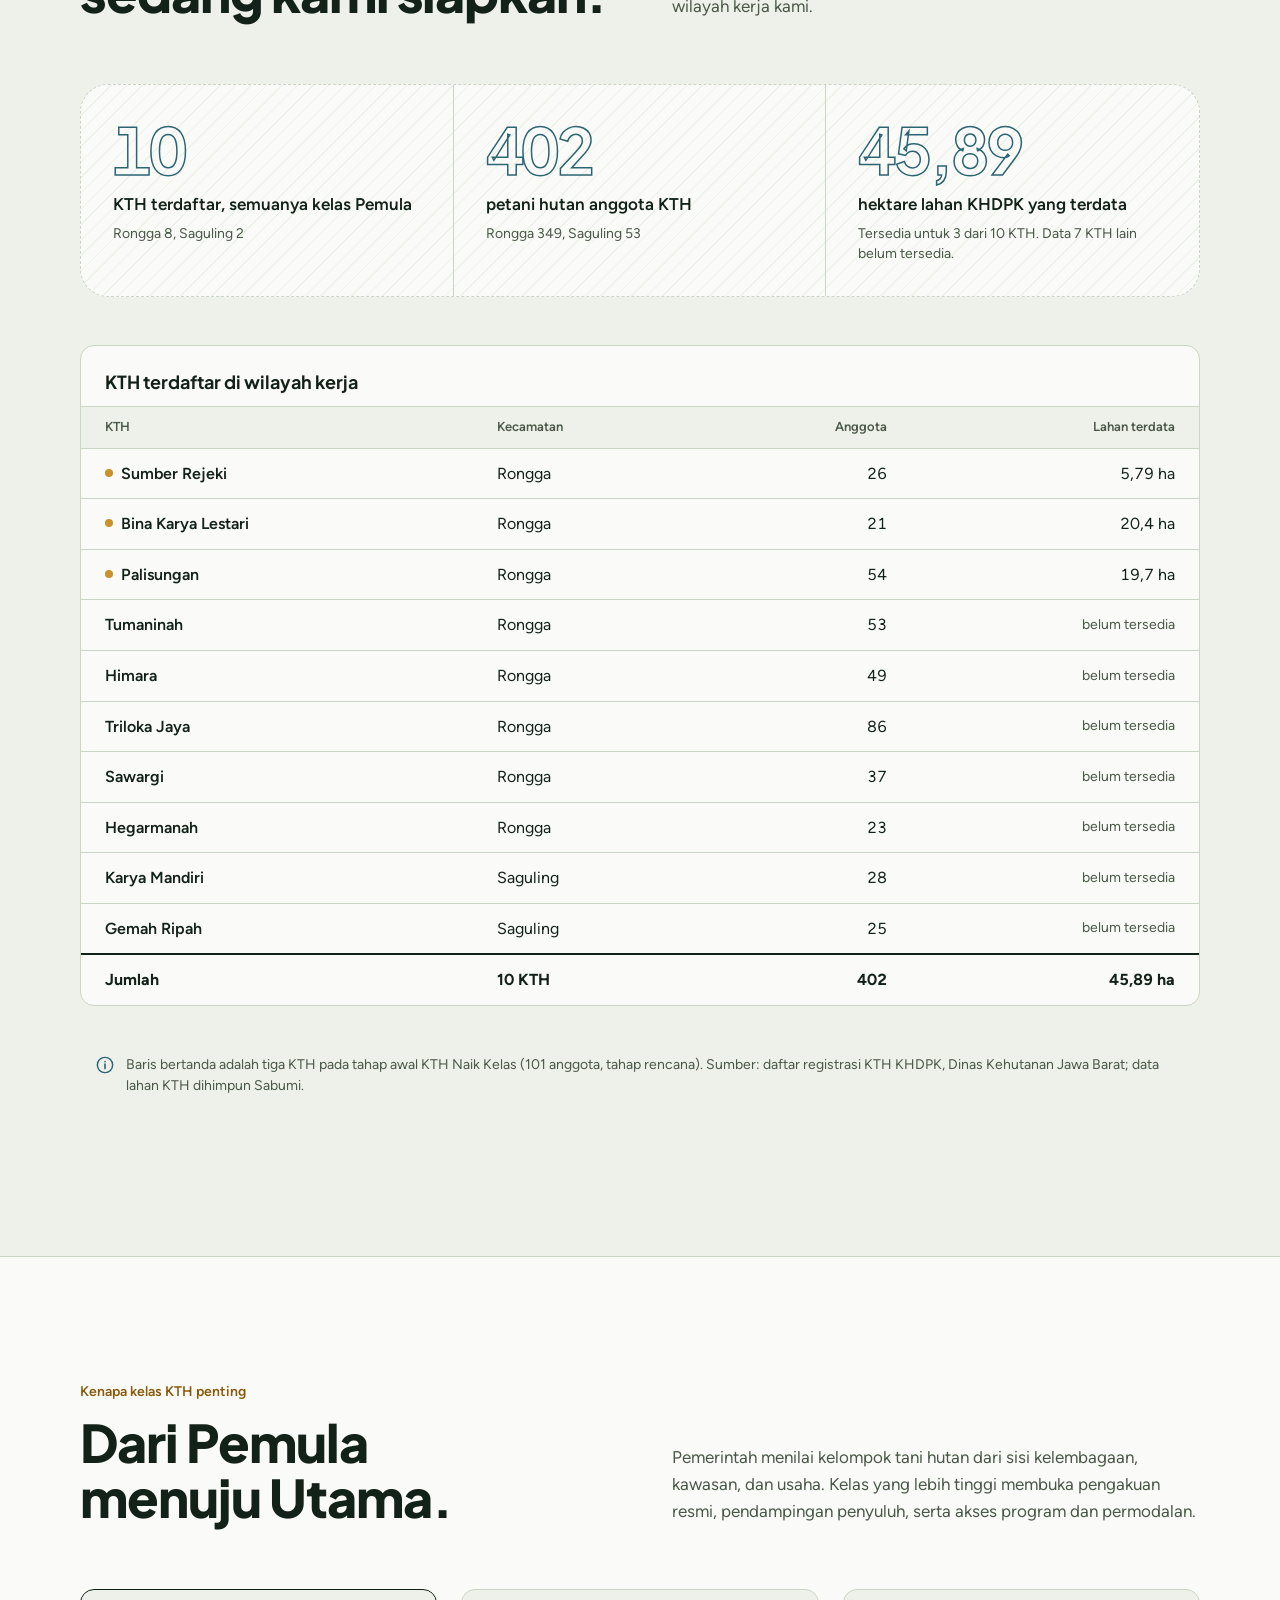
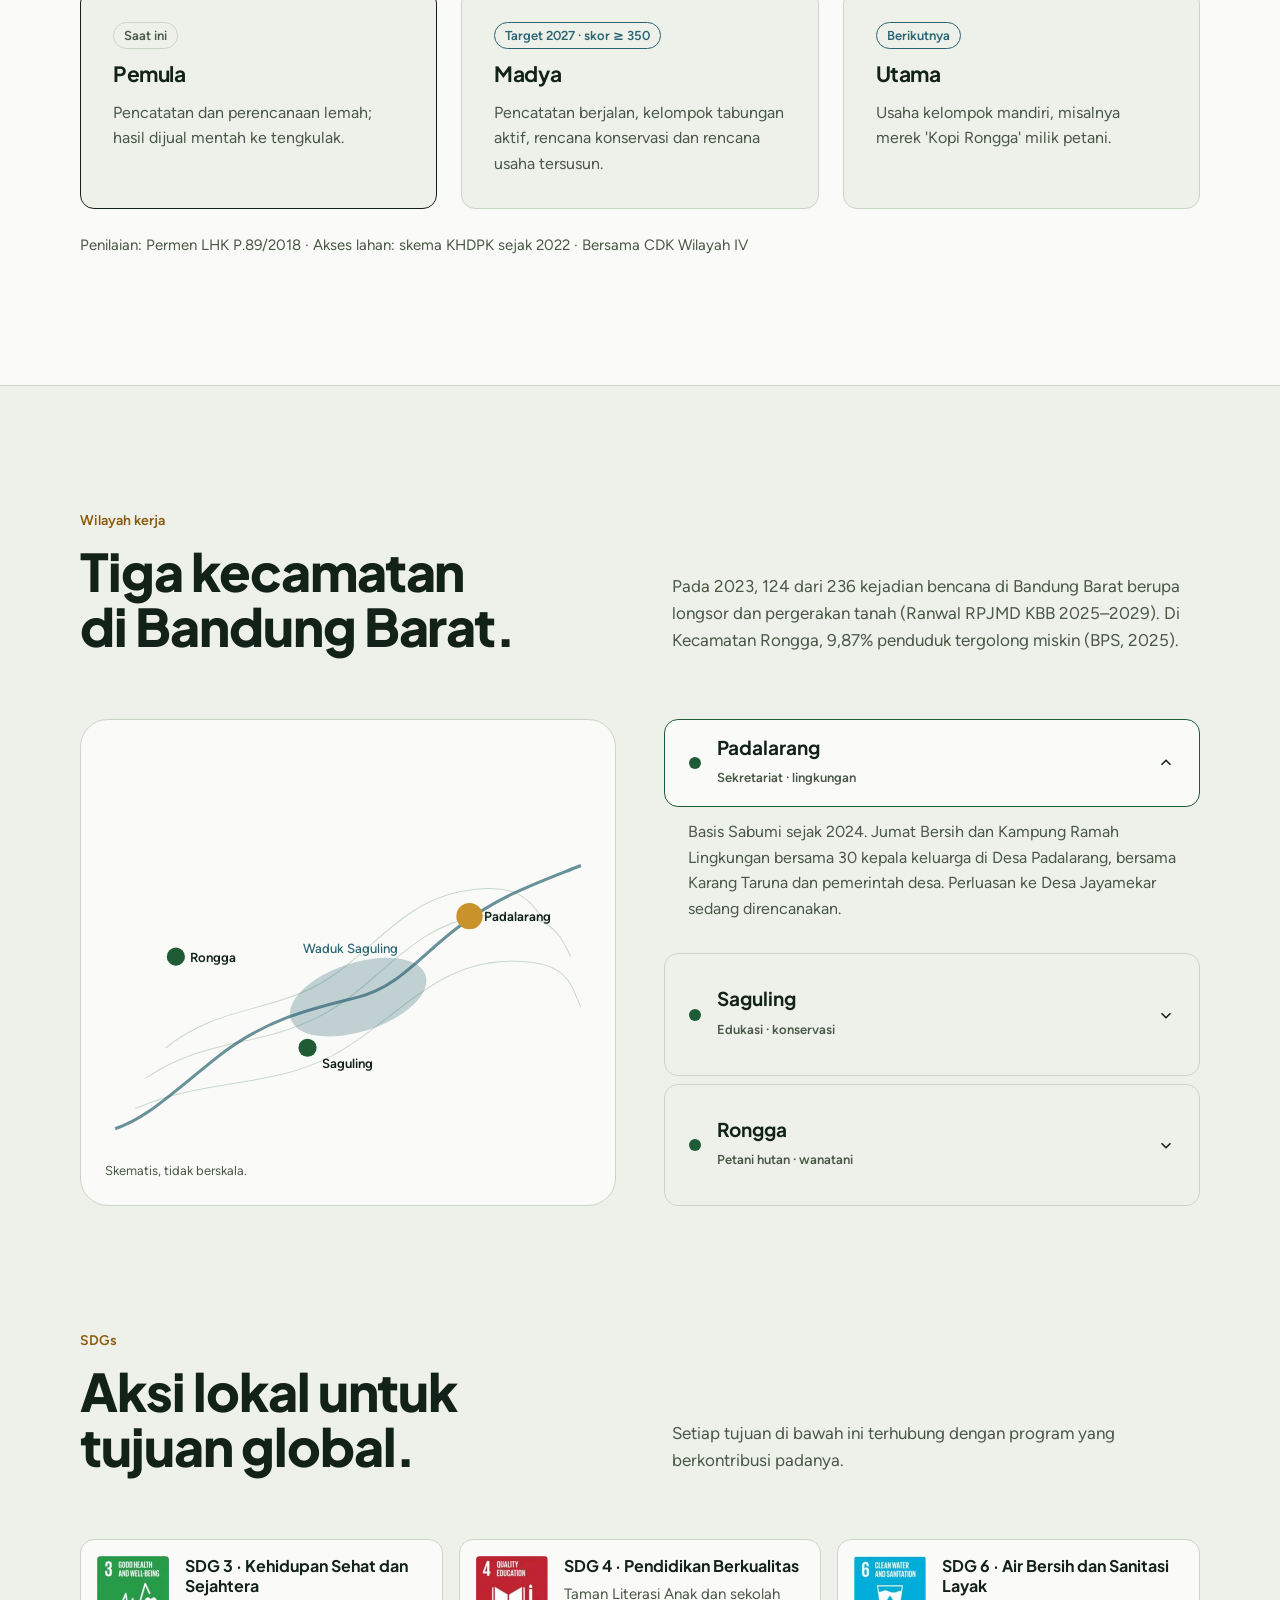
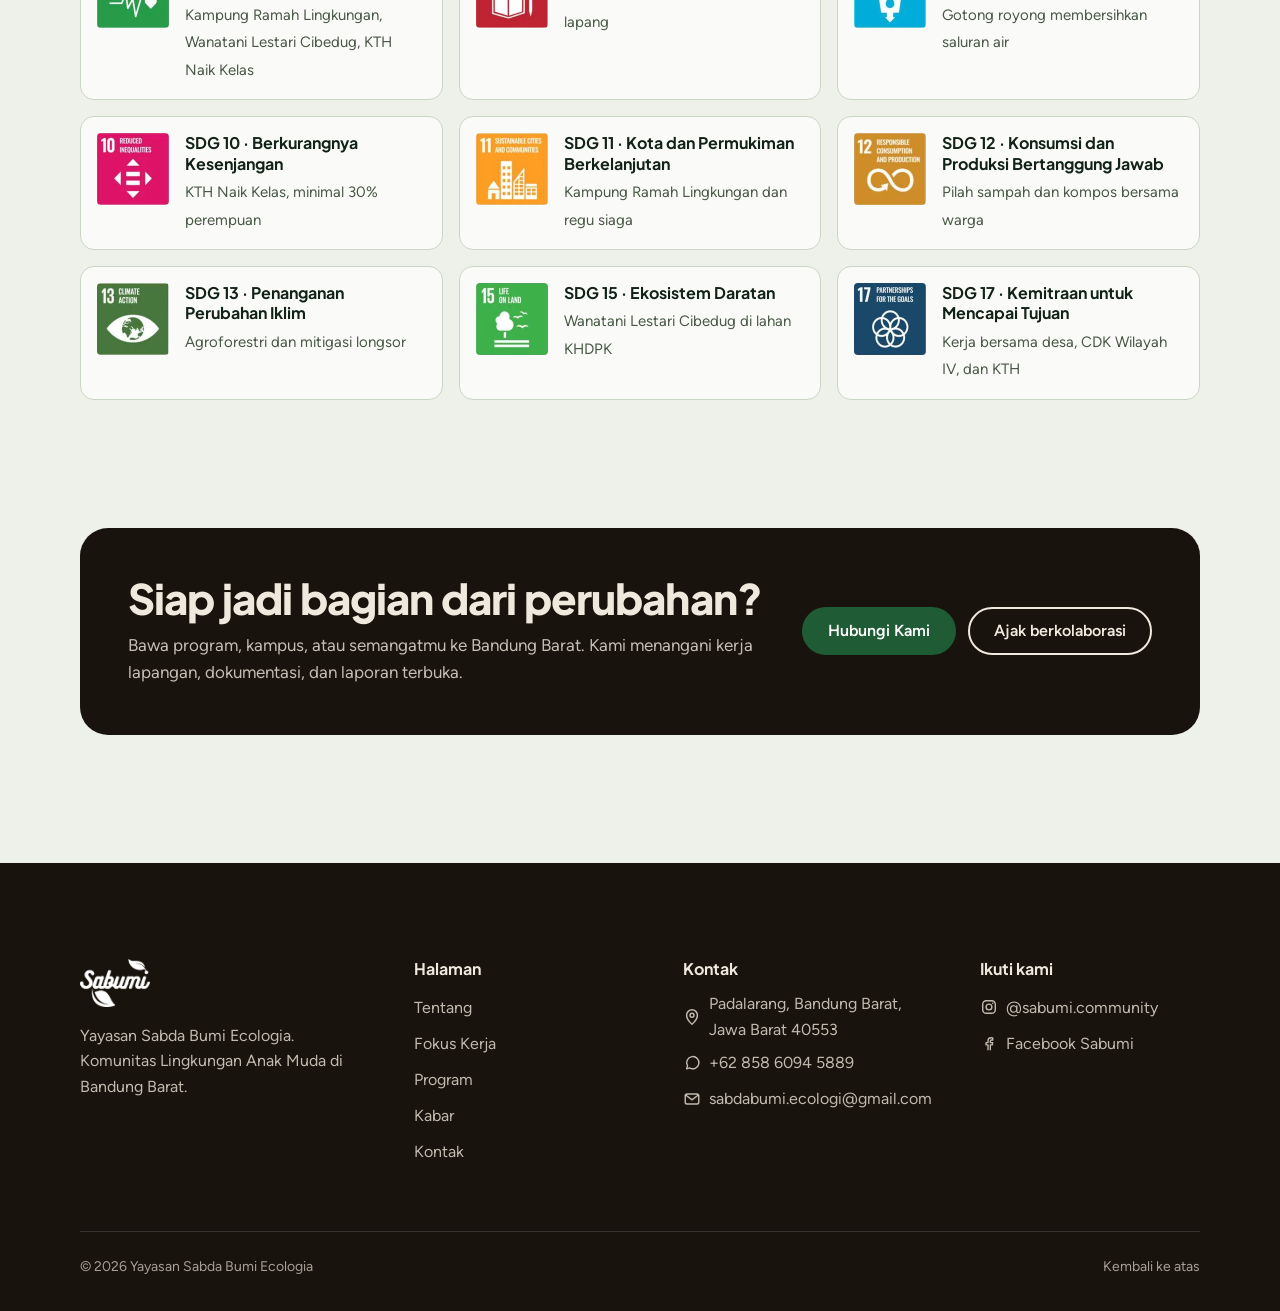
<file: dampak/index.html>
<!doctype html>
<html lang="id">
<head>
<meta charset="utf-8">
<meta name="viewport" content="width=device-width, initial-scale=1">
<title>Program Sabumi</title>
<meta name="robots" content="noindex">
<link rel="canonical" href="https://sabumi.site/program/">
<meta http-equiv="refresh" content="0; url=/program/#capaian">
<script>location.replace('/program/' + (location.hash || '#capaian'));</script>
</head>
<body>
<p>Halaman Dampak kini menjadi bagian dari <a href="/program/#capaian">Program</a>.</p>
</body>
</html>
</file>
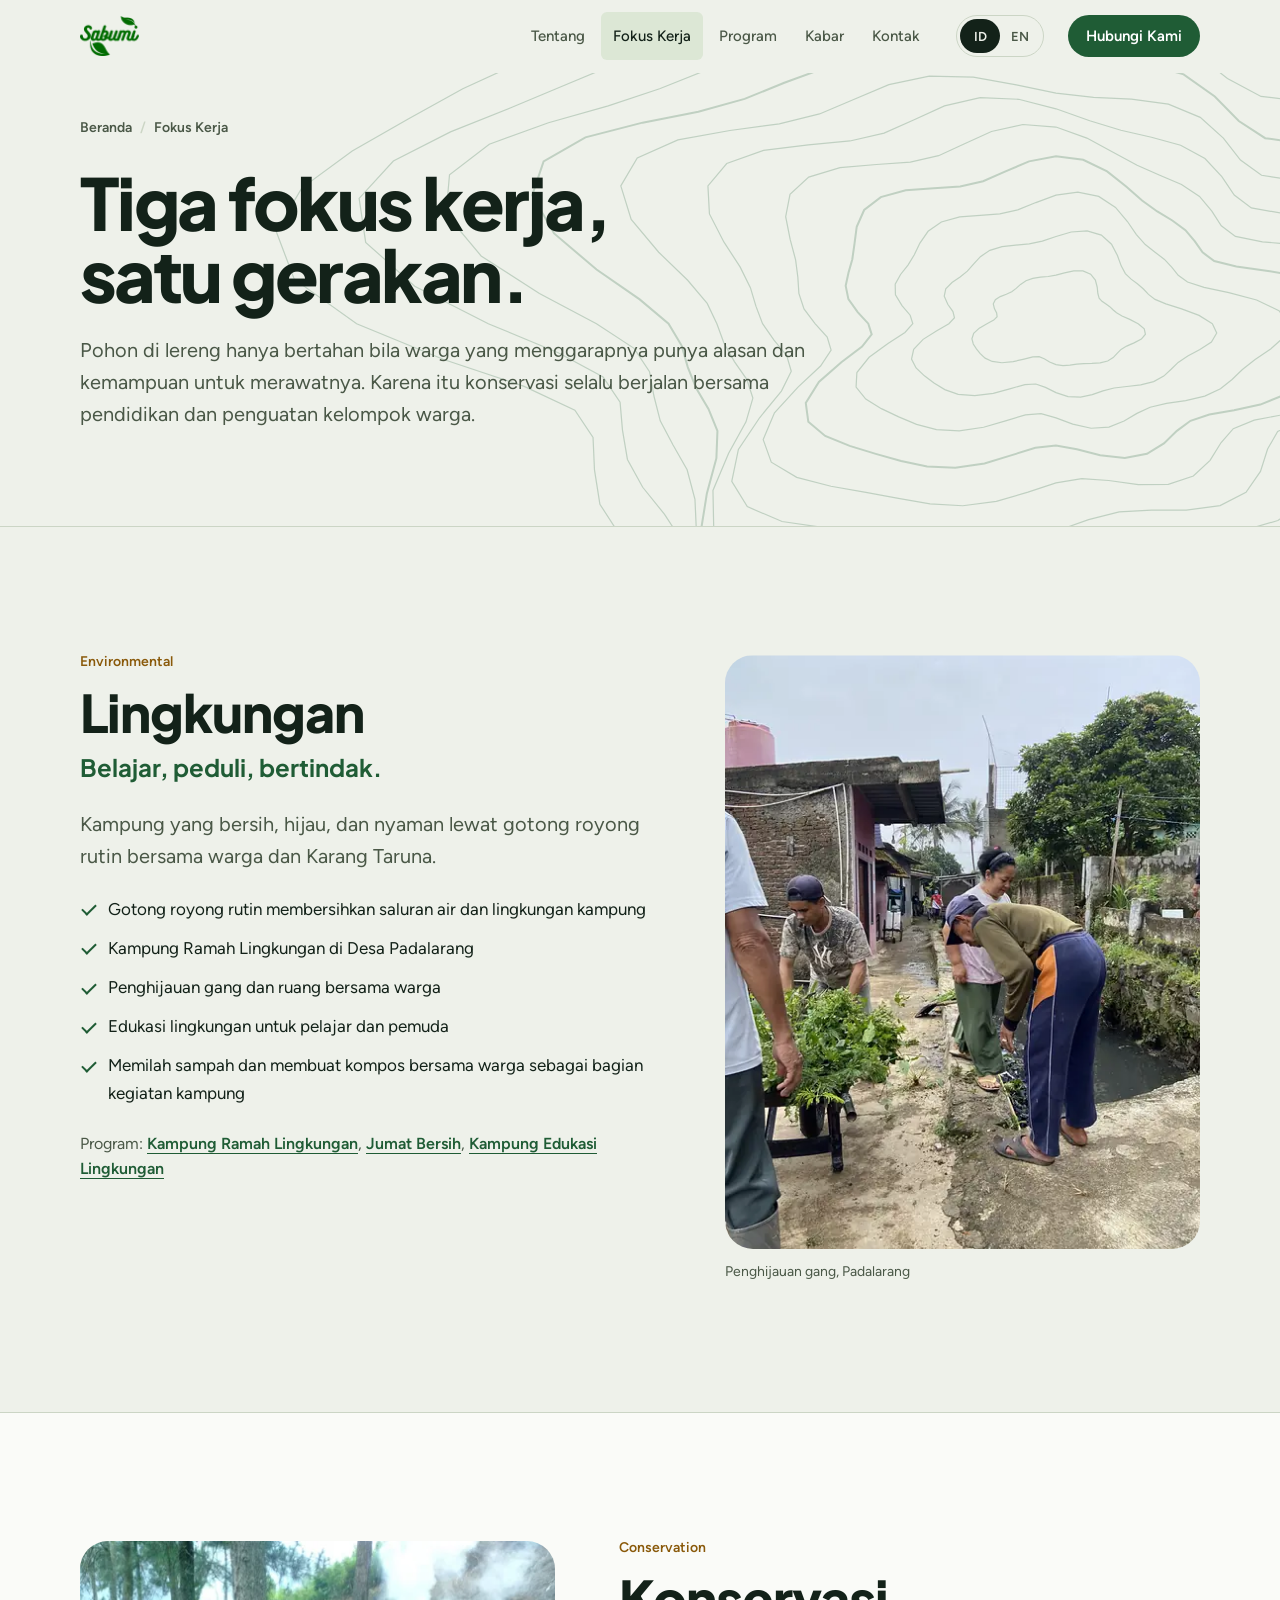
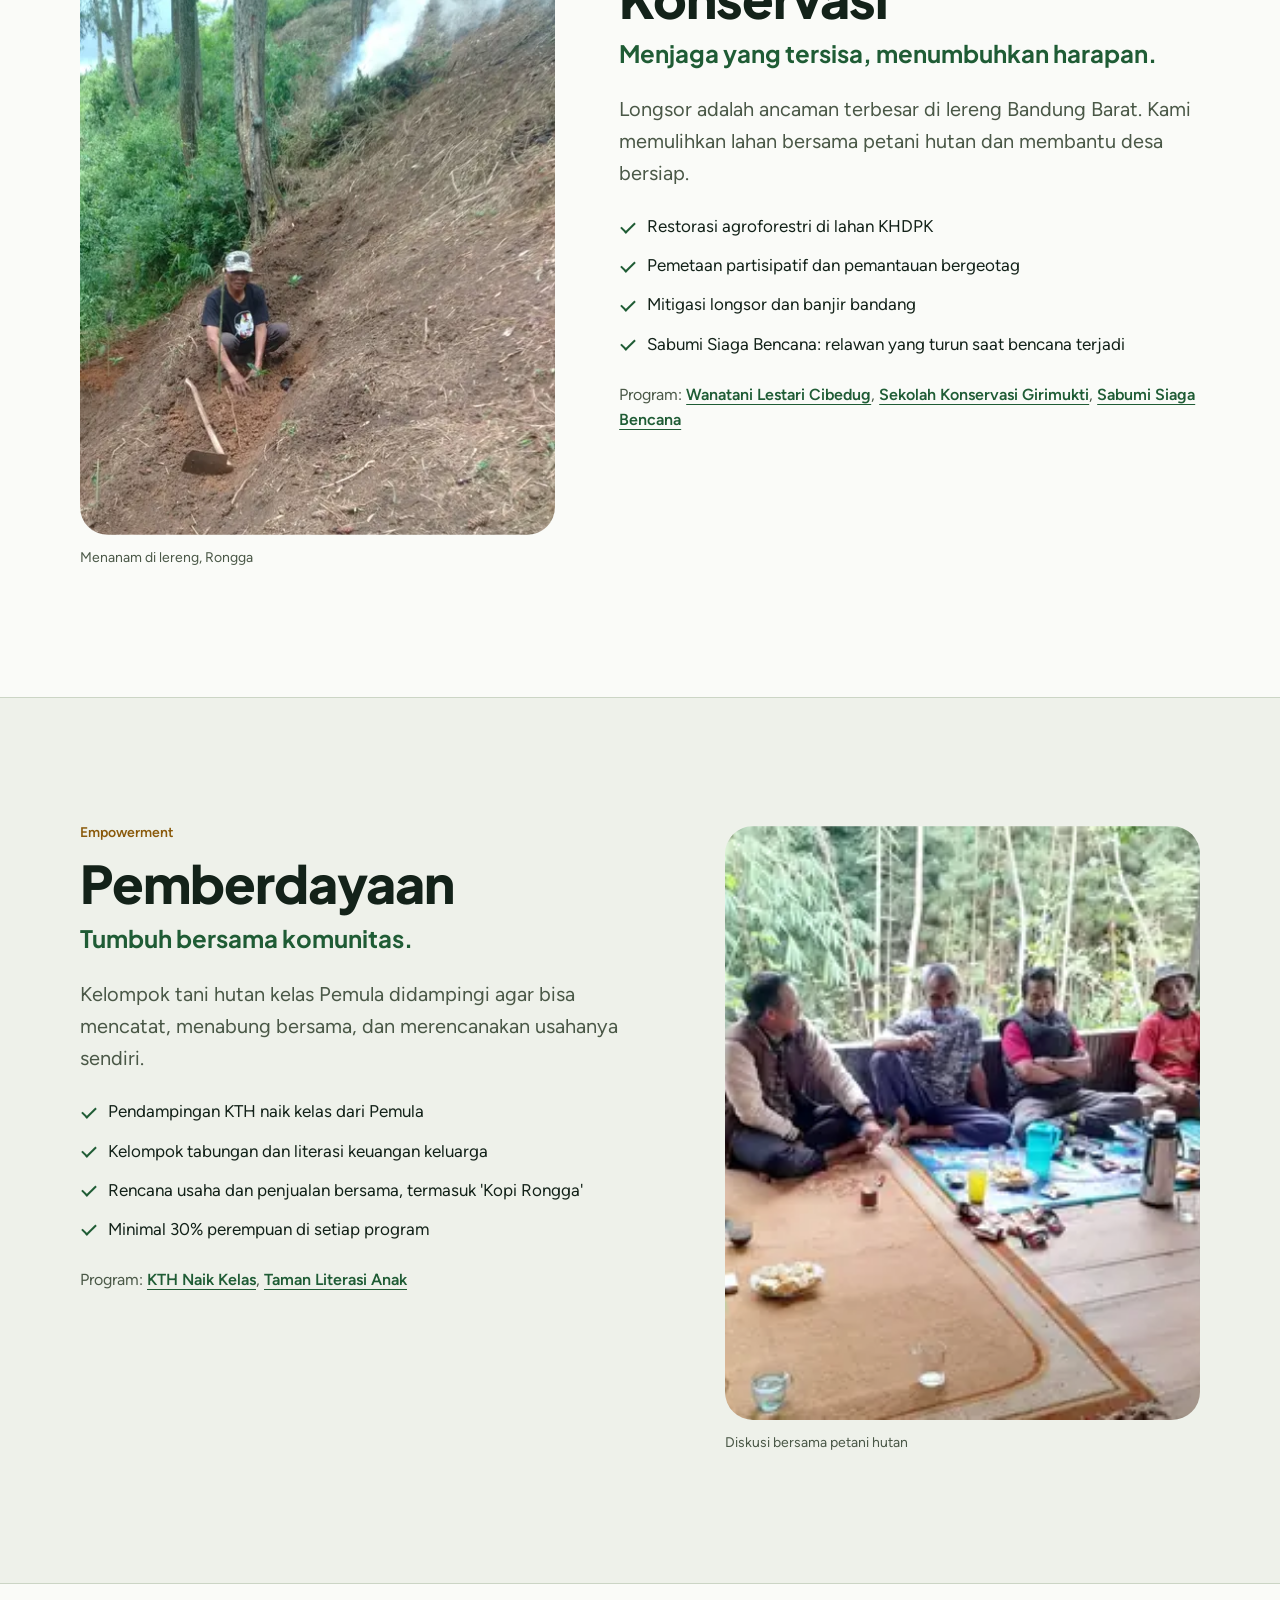
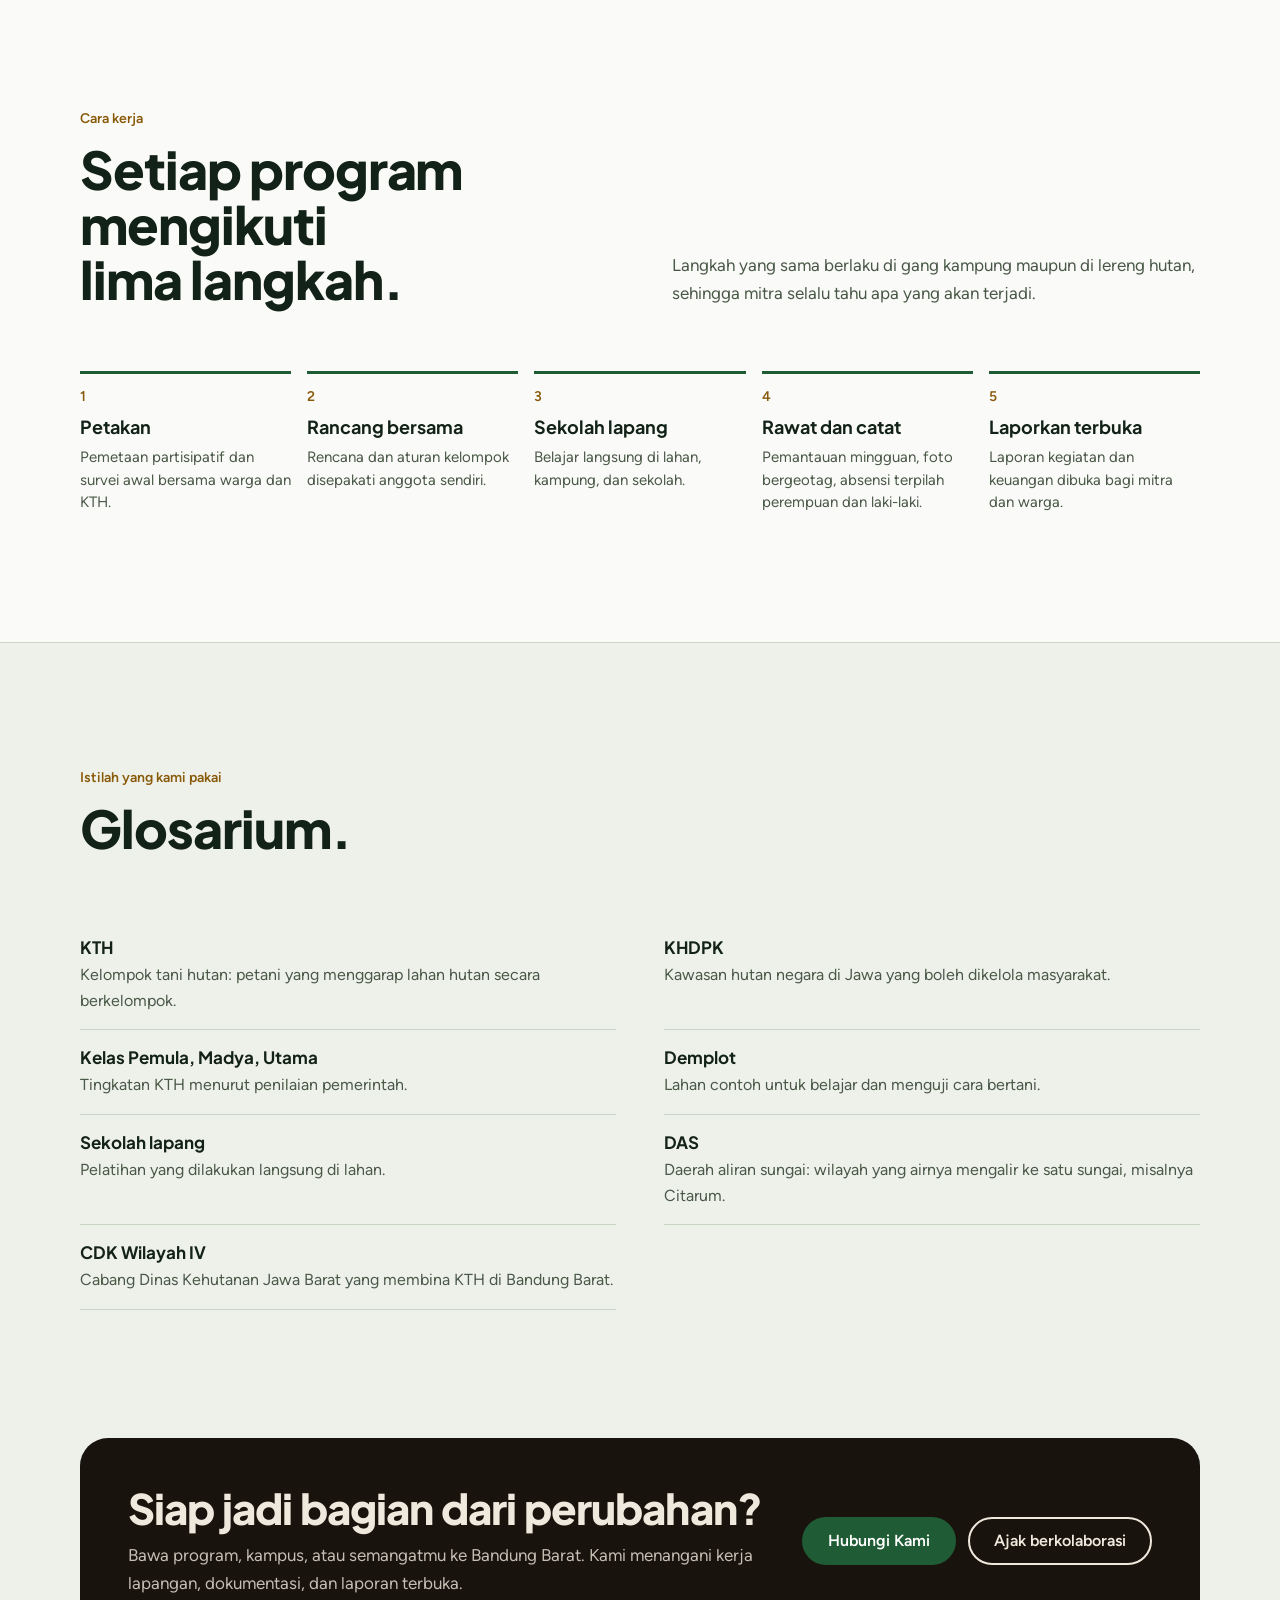
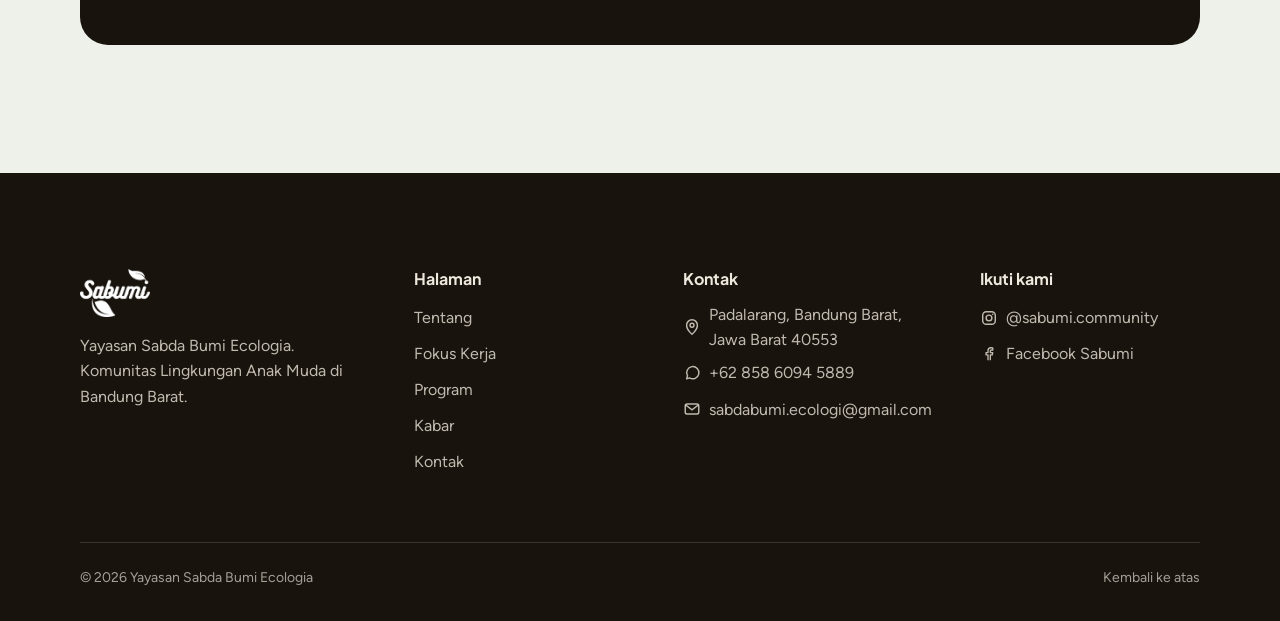
<file: fokus/index.html>
<!doctype html>
<html lang="id" data-title-en="What We Do · Environment, Conservation, Empowerment · Sabumi">
<head>
<meta charset="utf-8">
<meta name="viewport" content="width=device-width, initial-scale=1, viewport-fit=cover">
<meta name="color-scheme" content="light dark">
<script>document.documentElement.classList.add('js')</script>
<title>Fokus Kerja Sabumi · Lingkungan, Konservasi, Pemberdayaan</title>
<meta name="description" content="Tiga fokus Sabumi di Bandung Barat: gotong royong dan Kampung Ramah Lingkungan, konservasi lereng hulu Citarum, serta pemberdayaan kelompok tani hutan.">
<link rel="canonical" href="https://sabumi.site/fokus/">
<meta property="og:type" content="website">
<meta property="og:site_name" content="Sabumi">
<meta property="og:locale" content="id_ID">
<meta property="og:locale:alternate" content="en_GB">
<meta property="og:title" content="Fokus Kerja Sabumi · Lingkungan, Konservasi, Pemberdayaan">
<meta property="og:description" content="Tiga fokus Sabumi di Bandung Barat: gotong royong dan Kampung Ramah Lingkungan, konservasi lereng hulu Citarum, serta pemberdayaan kelompok tani hutan.">
<meta property="og:image" content="https://sabumi.site/img/og-sabumi.jpg">
<meta property="og:image:width" content="1200">
<meta property="og:image:height" content="630">
<meta property="og:image:alt" content="Sabumi: Bumi butuh aksi, bukan sekadar opini.">
<meta property="og:url" content="https://sabumi.site/fokus/">
<meta name="twitter:card" content="summary_large_image">
<meta name="theme-color" content="#1F5C35">
<link rel="icon" href="/img/favicon-64.png" sizes="64x64">
<link rel="apple-touch-icon" href="/img/apple-touch-icon.png">
<link rel="preload" href="/fonts/plus-jakarta-sans-latin-800-normal.woff2" as="font" type="font/woff2" crossorigin>
<link rel="preload" href="/fonts/figtree-latin-400-normal.woff2" as="font" type="font/woff2" crossorigin>
<link rel="stylesheet" href="/css/site.css?v=20261027b">
<script type="application/ld+json">{"@context": "https://schema.org", "@graph": [{"@type": "NGO", "@id": "https://sabumi.site/#org", "name": "Sabumi", "legalName": "Yayasan Sabda Bumi Ecologia", "alternateName": ["Sabumi Ecologi", "Sabumi Bandung Barat", "Sabda Bumi Ecologia Foundation", "Sabumi Community"], "url": "https://sabumi.site/", "logo": "https://sabumi.site/img/logo-sabumi.png", "image": "https://sabumi.site/img/og-sabumi.jpg", "slogan": "Bumi butuh aksi, bukan sekadar opini.", "description": "Komunitas Lingkungan Anak Muda di Kabupaten Bandung Barat: aksi lingkungan, konservasi, dan pemberdayaan masyarakat.", "foundingDate": "2025-03-05", "email": "sabdabumi.ecologi@gmail.com", "telephone": "+62-858-6094-5889", "address": {"@type": "PostalAddress", "addressLocality": "Padalarang", "addressRegion": "Jawa Barat", "postalCode": "40553", "addressCountry": "ID"}, "areaServed": [{"@type": "AdministrativeArea", "name": "Kabupaten Bandung Barat"}], "knowsAbout": ["gotong royong", "Kampung Ramah Lingkungan", "konservasi lahan", "perhutanan sosial", "kelompok tani hutan", "mitigasi longsor"], "sameAs": ["https://www.instagram.com/sabumi.community/", "https://www.facebook.com/profile.php?id=61565987980985"]}, {"@type": "WebSite", "@id": "https://sabumi.site/#website", "url": "https://sabumi.site/", "name": "Sabumi", "alternateName": "Sabumi Bandung Barat", "inLanguage": "id-ID", "publisher": {"@id": "https://sabumi.site/#org"}}, {"@type": "WebPage", "@id": "https://sabumi.site/fokus/#webpage", "url": "https://sabumi.site/fokus/", "name": "Fokus Kerja Sabumi · Lingkungan, Konservasi, Pemberdayaan", "description": "Tiga fokus Sabumi di Bandung Barat: gotong royong dan Kampung Ramah Lingkungan, konservasi lereng hulu Citarum, serta pemberdayaan kelompok tani hutan.", "inLanguage": "id-ID", "isPartOf": {"@id": "https://sabumi.site/#website"}, "about": {"@id": "https://sabumi.site/#org"}, "primaryImageOfPage": "https://sabumi.site/img/og-sabumi.jpg"}, {"@type": "BreadcrumbList", "itemListElement": [{"@type": "ListItem", "position": 1, "name": "Beranda", "item": "https://sabumi.site/"}, {"@type": "ListItem", "position": 2, "name": "Fokus Kerja", "item": "https://sabumi.site/fokus/"}]}]}</script>
</head>
<body>
<a class="skip" href="#main" data-en="Skip to content">Lewati ke konten</a>
<header class="nav">
  <div class="wrap">
    <a class="brand" href="/" aria-label="Sabumi, beranda" data-en-label="Sabumi, home">
      <img class="logo-light" src="/img/logo-sabumi-120.webp" alt="" width="400" height="272">
      <img class="logo-dark" src="/img/logo-sabumi-white-120.webp" alt="" width="400" height="272">
    </a>
    <button class="menu-toggle" aria-expanded="false" aria-controls="menu"><span data-en="Menu">Menu</span></button>
    <ul class="menu" id="menu">
      <li><a href="/tentang/" data-en="About">Tentang</a></li>
      <li><a href="/fokus/" aria-current="page" data-en="Focus">Fokus Kerja</a></li>
      <li><a href="/program/" data-en="Programmes">Program</a></li>
      <li><a href="/kabar/" data-en="News">Kabar</a></li>
      <li><a href="/kontak/" data-en="Contact">Kontak</a></li>
    </ul>
    <div class="lang" role="group" aria-label="Bahasa" data-en-label="Language">
      <button type="button" data-lang="id" aria-pressed="true">ID</button>
      <button type="button" data-lang="en" aria-pressed="false">EN</button>
    </div>
    <a class="btn btn-primary btn-nav" href="/kontak/#relawan" data-en="Contact us">Hubungi Kami</a>
  </div>
</header>
<main id="main">
<section class="page-hero" aria-labelledby="page-title">
  <svg class="contour" aria-hidden="true" preserveAspectRatio="xMidYMid slice" data-h="700" data-cx="1320" data-cy="380" data-rings="11"></svg>
  <div class="wrap">
    <nav aria-label="Lokasi halaman" data-en-label="Breadcrumb">
      <ol class="crumbs">
        <li><a href="/" data-en="Home">Beranda</a></li>
        <li aria-current="page" data-en="Focus">Fokus Kerja</li>
      </ol>
    </nav>
    <h1 id="page-title" data-en="Three areas of work, one movement.">Tiga fokus kerja, satu gerakan.</h1>
    <p class="lede" data-en="Trees on the slopes only survive when the people who farm them have the reason and the means to look after them. That is why conservation always goes hand in hand with education and stronger community groups.">Pohon di lereng hanya bertahan bila warga yang menggarapnya punya alasan dan kemampuan untuk merawatnya. Karena itu konservasi selalu berjalan bersama pendidikan dan penguatan kelompok warga.</p>
  </div>
</section>
<section class="sec" id="lingkungan" aria-labelledby="ling-title">
  <div class="wrap story">
    <div>
      <span class="kicker">Environmental</span>
      <h2 id="ling-title" data-en="Environment">Lingkungan</h2>
      <p class="pillar-motto" data-en="Learn, care, act.">Belajar, peduli, bertindak.</p>
      <p class="lede" data-en="Clean, green and comfortable neighbourhoods built through regular gotong royong with residents and Karang Taruna.">Kampung yang bersih, hijau, dan nyaman lewat gotong royong rutin bersama warga dan Karang Taruna.</p>
      <ul class="checks">
        <li data-en="Regular gotong royong to clean drains and village spaces">Gotong royong rutin membersihkan saluran air dan lingkungan kampung</li>
        <li data-en="Eco-Friendly Village in Padalarang Village">Kampung Ramah Lingkungan di Desa Padalarang</li>
        <li data-en="Greening alleys and shared spaces with residents">Penghijauan gang dan ruang bersama warga</li>
        <li data-en="Environmental education for students and young people">Edukasi lingkungan untuk pelajar dan pemuda</li>
        <li data-en="Sorting waste and composting with residents as part of village activities">Memilah sampah dan membuat kompos bersama warga sebagai bagian kegiatan kampung</li>
      </ul>
      <p class="related"><span data-en="Programmes:">Program:</span> <a class="textlink" href="/program/#kampung-ramah-lingkungan" data-en="Eco-Friendly Village">Kampung Ramah Lingkungan</a>, <a class="textlink" href="/program/#jumat-bersih">Jumat Bersih</a>, <a class="textlink" href="/program/#kampung-edukasi" data-en="Environmental Education Village">Kampung Edukasi Lingkungan</a></p>
    </div>
    <figure>
      <img decoding="async" src="/img/hijaukan-gang-960.webp" srcset="/img/hijaukan-gang-480.webp 480w, /img/hijaukan-gang-960.webp 960w, /img/hijaukan-gang-1050.webp 1050w" sizes="(max-width: 760px) 92vw, (max-width: 1100px) 46vw, 380px" width="1050" height="1400" loading="lazy" alt="Warga membawa bibit tanaman untuk menghijaukan gang di Padalarang" data-en-alt="Residents bringing plant seedlings to green an alley in Padalarang">
      <figcaption data-en="Greening an alley, Padalarang">Penghijauan gang, Padalarang</figcaption>
    </figure>
  </div>
</section>

<section class="sec alt" id="konservasi" aria-labelledby="kons-title">
  <div class="wrap story flip">
    <figure>
      <img decoding="async" src="/img/fokus-tanam-lereng-910.webp" srcset="/img/fokus-tanam-lereng-480.webp 480w, /img/fokus-tanam-lereng-910.webp 910w" sizes="(max-width: 760px) 92vw, (max-width: 1100px) 46vw, 380px" width="910" height="1138" loading="lazy" alt="Menanam pohon di lahan miring, Rongga" data-en-alt="Planting trees on a slope, Rongga">
      <figcaption data-en="Planting on the slopes, Rongga">Menanam di lereng, Rongga</figcaption>
    </figure>
    <div>
      <span class="kicker">Conservation</span>
      <h2 id="kons-title" data-en="Conservation">Konservasi</h2>
      <p class="pillar-motto" data-en="Protect what remains, grow hope.">Menjaga yang tersisa, menumbuhkan harapan.</p>
      <p class="lede" data-en="Landslides are the biggest threat on West Bandung's slopes. We restore land with forest farmers and help villages prepare.">Longsor adalah ancaman terbesar di lereng Bandung Barat. Kami memulihkan lahan bersama petani hutan dan membantu desa bersiap.</p>
      <ul class="checks">
        <li data-en="Agroforestry restoration on KHDPK forest land">Restorasi agroforestri di lahan KHDPK</li>
        <li data-en="Participatory mapping and geotagged monitoring">Pemetaan partisipatif dan pemantauan bergeotag</li>
        <li data-en="Landslide and flash-flood mitigation">Mitigasi longsor dan banjir bandang</li>
        <li data-en="Sabumi Siaga Bencana: volunteers who respond when disaster strikes">Sabumi Siaga Bencana: relawan yang turun saat bencana terjadi</li>
      </ul>
      <p class="related"><span data-en="Programmes:">Program:</span> <a class="textlink" href="/program/#wanatani-cibedug">Wanatani Lestari Cibedug</a>, <a class="textlink" href="/program/#sekolah-konservasi" data-en="Girimukti Conservation School">Sekolah Konservasi Girimukti</a>, <a class="textlink" href="/program/#sabumi-siaga-bencana">Sabumi Siaga Bencana</a></p>
    </div>
  </div>
</section>

<section class="sec" id="pemberdayaan" aria-labelledby="berdaya-title">
  <div class="wrap story">
    <div>
      <span class="kicker">Empowerment</span>
      <h2 id="berdaya-title" data-en="Empowerment">Pemberdayaan</h2>
      <p class="pillar-motto" data-en="Growing together with communities.">Tumbuh bersama komunitas.</p>
      <p class="lede" data-en="Forest farmer groups at Beginner level get support to keep records, save together and plan their own businesses.">Kelompok tani hutan kelas Pemula didampingi agar bisa mencatat, menabung bersama, dan merencanakan usahanya sendiri.</p>
      <ul class="checks">
        <li data-en="Supporting KTH to move up from Beginner level">Pendampingan KTH naik kelas dari Pemula</li>
        <li data-en="Group savings and family financial literacy">Kelompok tabungan dan literasi keuangan keluarga</li>
        <li data-en="Business plans and joint selling, including 'Kopi Rongga'">Rencana usaha dan penjualan bersama, termasuk 'Kopi Rongga'</li>
        <li data-en="At least 30% women in every programme">Minimal 30% perempuan di setiap program</li>
      </ul>
      <p class="related"><span data-en="Programmes:">Program:</span> <a class="textlink" href="/program/#kth-naik-kelas" data-en="KTH Level-Up Programme">KTH Naik Kelas</a>, <a class="textlink" href="/program/#taman-literasi" data-en="Children's Literacy Garden">Taman Literasi Anak</a></p>
    </div>
    <figure>
      <img decoding="async" src="/img/forum-kth-960.webp" srcset="/img/forum-kth-480.webp 480w, /img/forum-kth-960.webp 960w, /img/forum-kth-1400.webp 1400w" sizes="(max-width: 760px) 92vw, (max-width: 1100px) 46vw, 380px" width="1400" height="788" loading="lazy" alt="Diskusi bersama anggota kelompok tani hutan" data-en-alt="Discussion with members of a forest farmer group">
      <figcaption data-en="Discussion with forest farmers">Diskusi bersama petani hutan</figcaption>
    </figure>
  </div>
</section>

<section class="sec alt" aria-labelledby="cara-title">
  <div class="wrap">
    <div class="sec-head">
      <div>
        <span class="kicker" data-en="How we work">Cara kerja</span>
        <h2 id="cara-title" data-en="Every programme follows five steps.">Setiap program mengikuti lima langkah.</h2>
      </div>
      <p data-en="The same steps apply in a village alley and on a forest slope, so partners always know what to expect.">Langkah yang sama berlaku di gang kampung maupun di lereng hutan, sehingga mitra selalu tahu apa yang akan terjadi.</p>
    </div>
    <ol class="steps">
      <li><strong data-en="Map">Petakan</strong><span data-en="Participatory mapping and baseline surveys with residents and KTH.">Pemetaan partisipatif dan survei awal bersama warga dan KTH.</span></li>
      <li><strong data-en="Design together">Rancang bersama</strong><span data-en="Members agree on their own plans and group rules.">Rencana dan aturan kelompok disepakati anggota sendiri.</span></li>
      <li><strong data-en="Field school">Sekolah lapang</strong><span data-en="Learning on the land, in the village and at school.">Belajar langsung di lahan, kampung, dan sekolah.</span></li>
      <li><strong data-en="Tend and record">Rawat dan catat</strong><span data-en="Weekly monitoring, geotagged photos, attendance recorded separately for women and men.">Pemantauan mingguan, foto bergeotag, absensi terpilah perempuan dan laki-laki.</span></li>
      <li><strong data-en="Report openly">Laporkan terbuka</strong><span data-en="Activity and financial reports shared with partners and residents.">Laporan kegiatan dan keuangan dibuka bagi mitra dan warga.</span></li>
    </ol>

  </div>
</section>

<section class="sec" aria-labelledby="glos-title">
  <div class="wrap">
    <div class="sec-head">
      <div>
        <span class="kicker" data-en="Terms we use">Istilah yang kami pakai</span>
        <h2 id="glos-title" data-en="Glossary.">Glosarium.</h2>
      </div>
    </div>
    <dl class="glossary">
      <div><dt>KTH</dt><dd data-en="Forest farmer group: farmers who work forest land together as a group.">Kelompok tani hutan: petani yang menggarap lahan hutan secara berkelompok.</dd></div>
      <div><dt>KHDPK</dt><dd data-en="State forest areas in Java that communities are allowed to manage.">Kawasan hutan negara di Jawa yang boleh dikelola masyarakat.</dd></div>
      <div><dt data-en="Beginner, Intermediate, Advanced levels">Kelas Pemula, Madya, Utama</dt><dd data-en="KTH levels based on the government's assessment.">Tingkatan KTH menurut penilaian pemerintah.</dd></div>
      <div><dt data-en="Demo plot (demplot)">Demplot</dt><dd data-en="A sample plot for learning and testing farming methods.">Lahan contoh untuk belajar dan menguji cara bertani.</dd></div>
      <div><dt data-en="Field school">Sekolah lapang</dt><dd data-en="Training held directly on the land.">Pelatihan yang dilakukan langsung di lahan.</dd></div>
      <div><dt data-en="Watershed (DAS)">DAS</dt><dd data-en="The area whose water drains into one river, such as the Citarum.">Daerah aliran sungai: wilayah yang airnya mengalir ke satu sungai, misalnya Citarum.</dd></div>
      <div><dt data-en="CDK Region IV">CDK Wilayah IV</dt><dd data-en="The West Java Forestry Service branch that supports KTH in West Bandung.">Cabang Dinas Kehutanan Jawa Barat yang membina KTH di Bandung Barat.</dd></div>
    </dl>
  </div>
</section>

<section class="sec" aria-labelledby="cta-title">
  <div class="wrap">
    <div class="cta-band">
      <div>
        <h2 id="cta-title" data-en="Ready to be part of the change?">Siap jadi bagian dari perubahan?</h2>
        <p data-en="Bring your programme, campus or energy to West Bandung. We handle fieldwork, documentation and open reporting.">Bawa program, kampus, atau semangatmu ke Bandung Barat. Kami menangani kerja lapangan, dokumentasi, dan laporan terbuka.</p>
      </div>
      <div class="actions">
        <a class="btn btn-primary" href="/kontak/#relawan" data-en="Contact us">Hubungi Kami</a>
        <a class="btn btn-ghost" href="/kontak/#kerja-sama" data-en="Partner with us">Ajak berkolaborasi</a>
      </div>
    </div>
  </div>
</section>


</main>
<footer>
  <div class="wrap">
    <div class="foot">
      <div>
        <img src="/img/logo-sabumi-white-160.webp" width="400" height="272" alt="Sabumi" loading="lazy">
        <p data-en="Sabda Bumi Ecologia Foundation. A Youth Led Environmental Organization in West Bandung.">Yayasan Sabda Bumi Ecologia. Komunitas Lingkungan Anak Muda di Bandung Barat.</p>
      </div>
      <nav aria-labelledby="foot-pages">
        <h2 id="foot-pages" data-en="Pages">Halaman</h2>
        <ul>
          <li><a href="/tentang/" data-en="About">Tentang</a></li>
          <li><a href="/fokus/" data-en="Focus">Fokus Kerja</a></li>
          <li><a href="/program/" data-en="Programmes">Program</a></li>
          <li><a href="/kabar/" data-en="News">Kabar</a></li>
          <li><a href="/kontak/" data-en="Contact">Kontak</a></li>
        </ul>
      </nav>
      <div>
        <h2 data-en="Contact">Kontak</h2>
        <ul>
          <li><a href="https://maps.app.goo.gl/4FzKgbnyAAD7nmzS9" target="_blank" rel="noopener"><svg viewBox="0 0 20 20" aria-hidden="true"><path d="M10 18s6-5.2 6-10A6 6 0 0 0 4 8c0 4.8 6 10 6 10Z" fill="none" stroke="currentColor" stroke-width="1.6"/><circle cx="10" cy="8" r="2.2" fill="none" stroke="currentColor" stroke-width="1.6"/></svg><span data-en="Padalarang, West Bandung, West Java 40553">Padalarang, Bandung Barat, Jawa Barat 40553</span></a></li>
          <li><a href="https://wa.me/6285860945889" target="_blank" rel="noopener"><svg viewBox="0 0 20 20" aria-hidden="true"><path d="M4 16.5 5 13a6.8 6.8 0 1 1 2.3 2.4L4 16.5Z" fill="none" stroke="currentColor" stroke-width="1.6" stroke-linejoin="round"/></svg>+62 858 6094 5889</a></li>
          <li><a href="https://mail.google.com/mail/?view=cm&amp;fs=1&amp;to=sabdabumi.ecologi@gmail.com" target="_blank" rel="noopener"><svg viewBox="0 0 20 20" aria-hidden="true"><rect x="2.5" y="4.5" width="15" height="11" rx="2" fill="none" stroke="currentColor" stroke-width="1.6"/><path d="m3 5.5 7 5.5 7-5.5" fill="none" stroke="currentColor" stroke-width="1.6"/></svg>sabdabumi.ecologi@gmail.com</a></li>
        </ul>
      </div>
      <div>
        <h2 data-en="Follow us">Ikuti kami</h2>
        <ul>
          <li><a href="https://www.instagram.com/sabumi.community/" target="_blank" rel="noopener"><svg viewBox="0 0 20 20" aria-hidden="true"><rect x="3" y="3" width="14" height="14" rx="4" fill="none" stroke="currentColor" stroke-width="1.6"/><circle cx="10" cy="10" r="3.2" fill="none" stroke="currentColor" stroke-width="1.6"/><circle cx="14.2" cy="5.8" r=".9" fill="currentColor"/></svg>@sabumi.community</a></li>
          <li><a href="https://www.facebook.com/profile.php?id=61565987980985" target="_blank" rel="noopener"><svg viewBox="0 0 20 20" aria-hidden="true"><path d="M11.5 17v-6h2.2l.4-2.6h-2.6V6.8c0-.8.3-1.3 1.4-1.3h1.3V3.2a17 17 0 0 0-2-.1c-2 0-3.3 1.2-3.3 3.4v1.9H6.7V11h2.2v6" fill="none" stroke="currentColor" stroke-width="1.5" stroke-linejoin="round"/></svg>Facebook Sabumi</a></li>
        </ul>
      </div>
    </div>
    <div class="legal">
      <span>© 2026 Yayasan Sabda Bumi Ecologia</span>
      <a href="#main" data-en="Back to top">Kembali ke atas</a>
    </div>
  </div>
</footer>

<div class="dock" role="region" aria-label="Aksi cepat" data-en-label="Quick actions">
  <a class="btn btn-primary" href="/kontak/#relawan" data-en="Contact us">Hubungi Kami</a>
  <a class="btn btn-wa" href="https://wa.me/6285860945889" target="_blank" rel="noopener" aria-label="WhatsApp Sabumi"><svg viewBox="0 0 20 20" aria-hidden="true"><path d="M4 16.5 5 13a6.8 6.8 0 1 1 2.3 2.4L4 16.5Z" fill="none" stroke="currentColor" stroke-width="1.6" stroke-linejoin="round"/></svg></a>
</div>
<script src="/js/site.js?v=20261021h"></script>
</body>
</html>
</file>
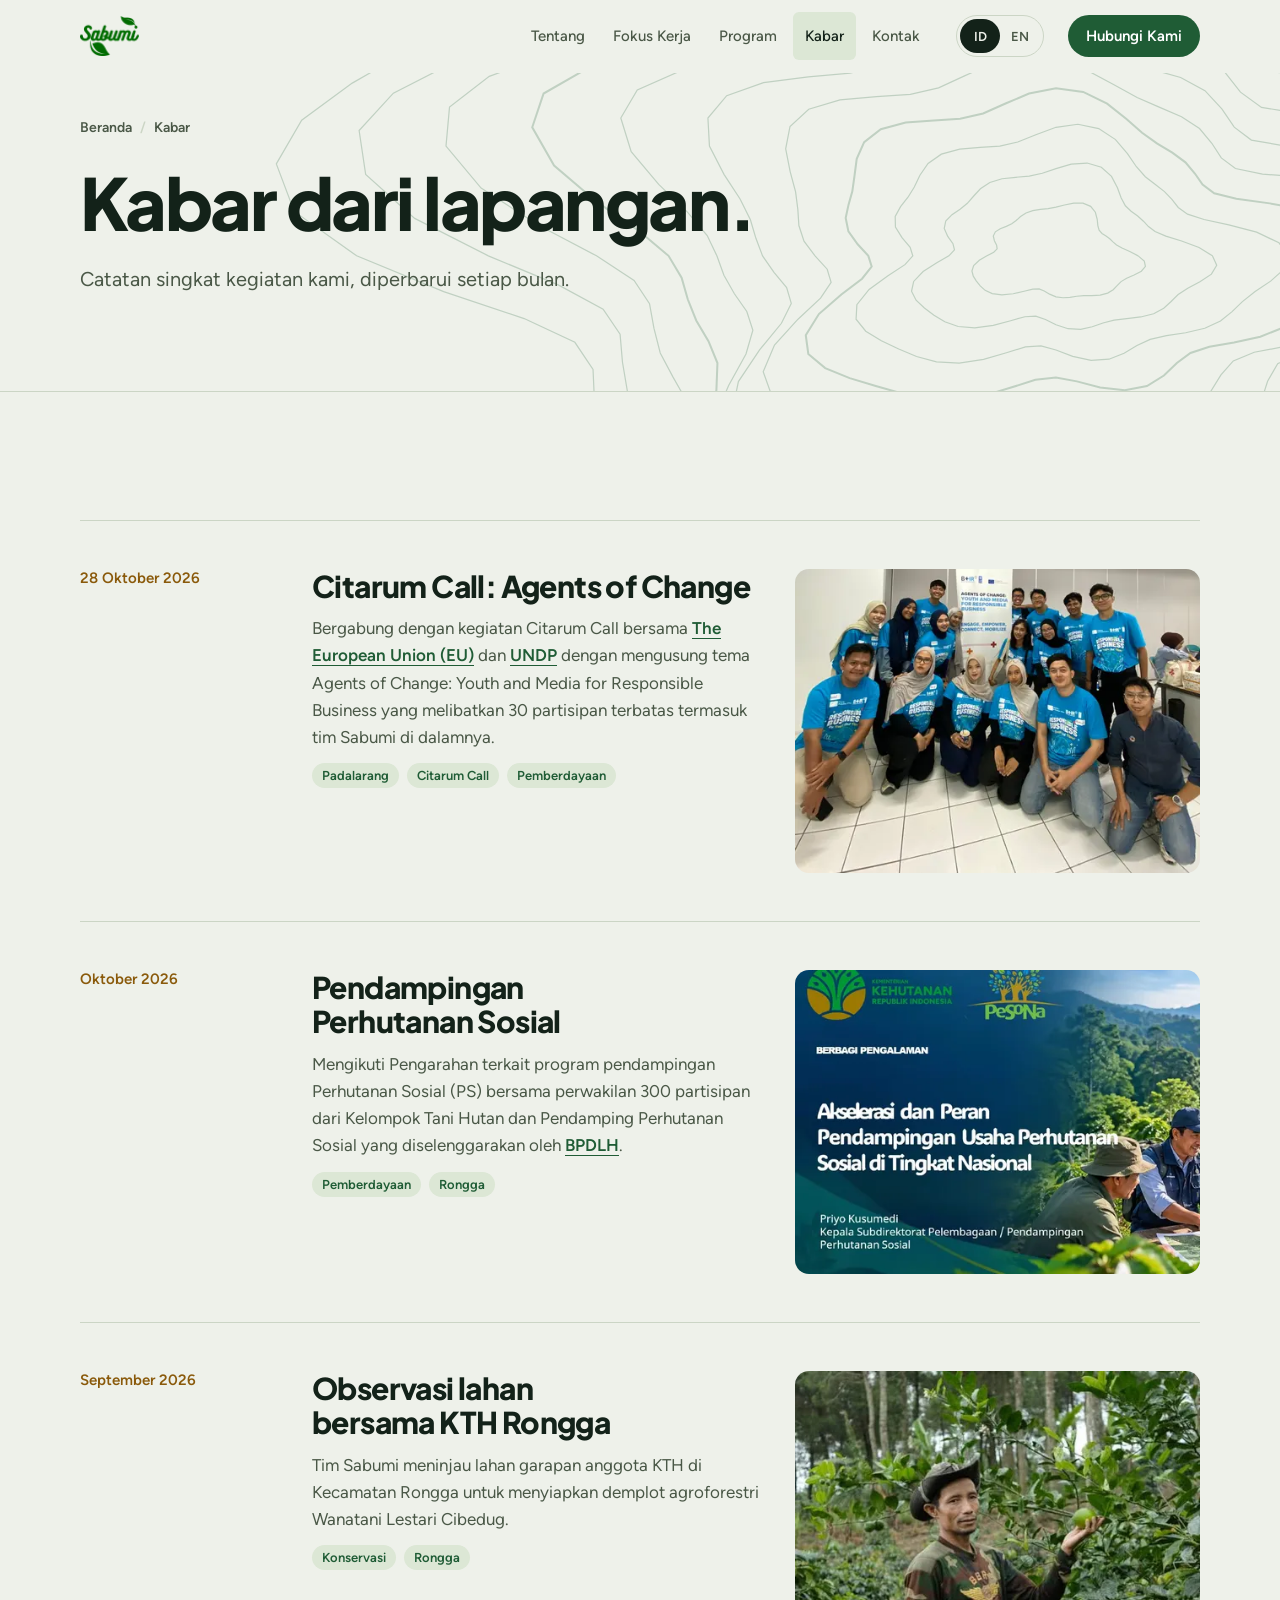
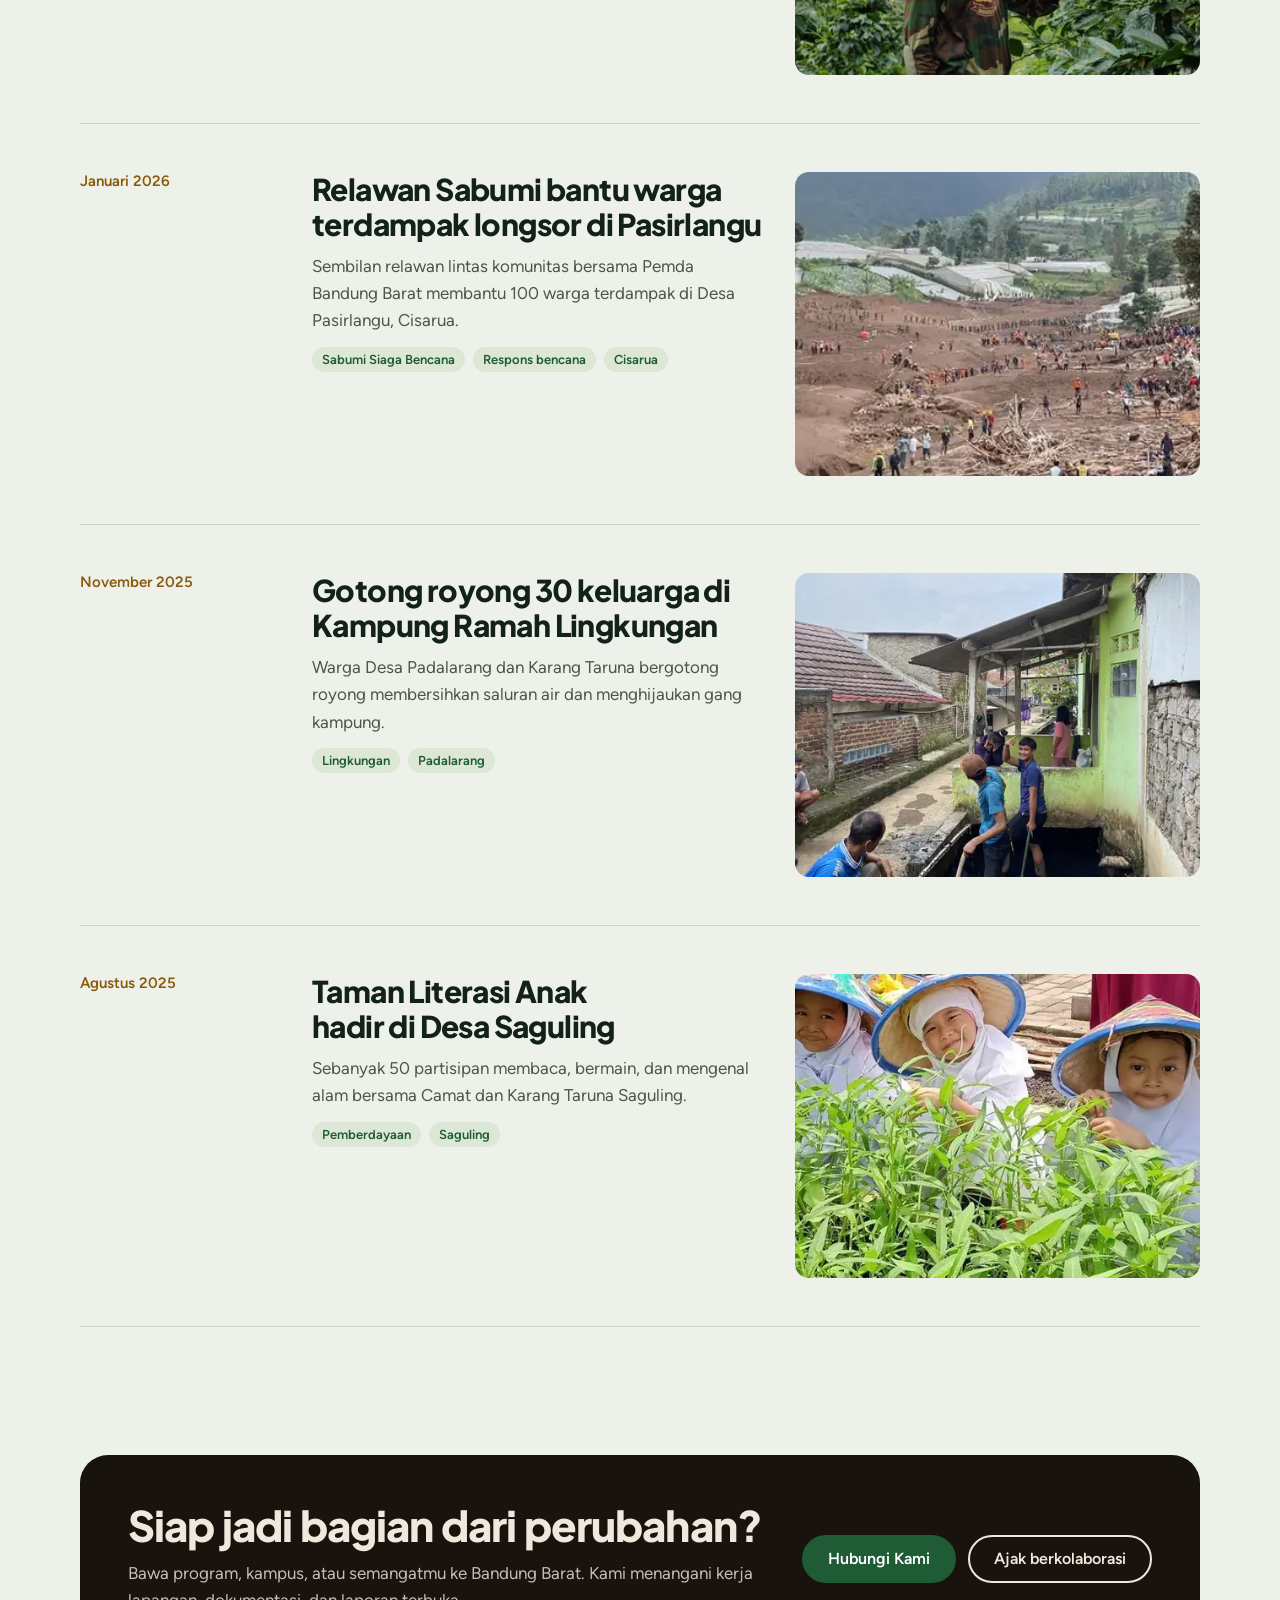
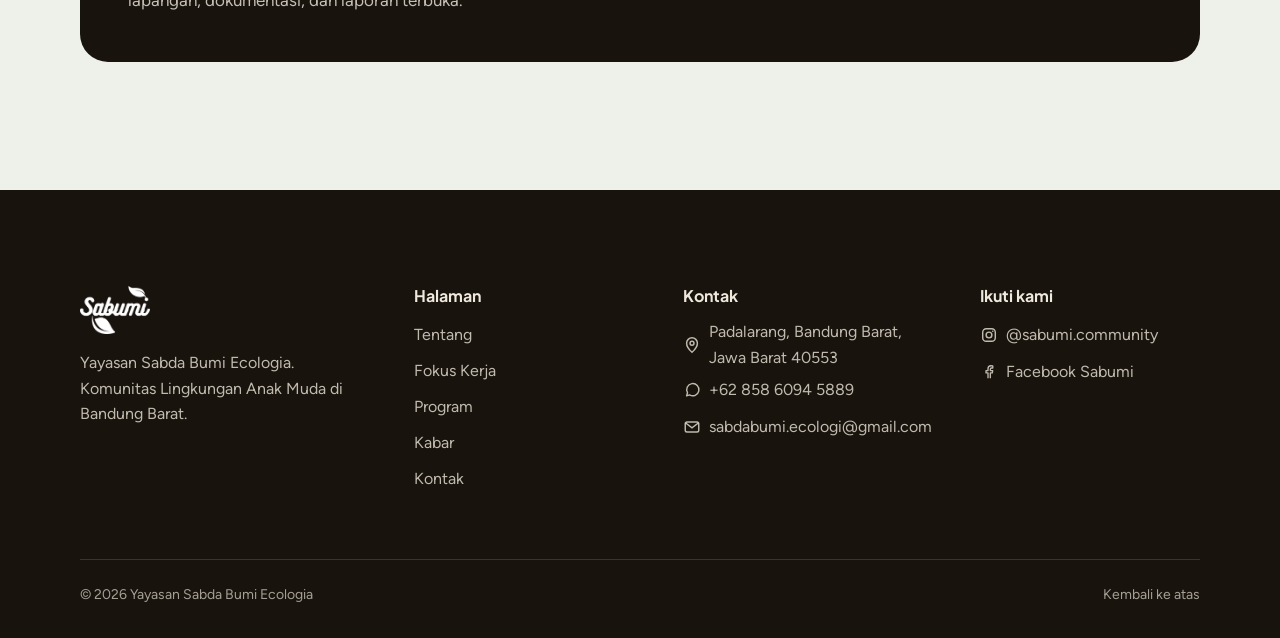
<file: kabar/index.html>
<!doctype html>
<html lang="id" data-title-en="News · Environmental Activities in West Bandung · Sabumi">
<head>
<meta charset="utf-8">
<meta name="viewport" content="width=device-width, initial-scale=1, viewport-fit=cover">
<meta name="color-scheme" content="light dark">
<script>document.documentElement.classList.add('js')</script>
<title>Kabar Sabumi · Kegiatan Lingkungan di Bandung Barat</title>
<meta name="description" content="Catatan lapangan Sabumi: gotong royong di Padalarang, relawan longsor Cisarua, Taman Literasi Anak Saguling, dan observasi lahan bersama KTH Rongga.">
<link rel="canonical" href="https://sabumi.site/kabar/">
<meta property="og:type" content="website">
<meta property="og:site_name" content="Sabumi">
<meta property="og:locale" content="id_ID">
<meta property="og:locale:alternate" content="en_GB">
<meta property="og:title" content="Kabar Sabumi · Kegiatan Lingkungan di Bandung Barat">
<meta property="og:description" content="Catatan lapangan Sabumi: gotong royong di Padalarang, relawan longsor Cisarua, Taman Literasi Anak Saguling, dan observasi lahan bersama KTH Rongga.">
<meta property="og:image" content="https://sabumi.site/img/og-sabumi.jpg">
<meta property="og:image:width" content="1200">
<meta property="og:image:height" content="630">
<meta property="og:image:alt" content="Sabumi: Bumi butuh aksi, bukan sekadar opini.">
<meta property="og:url" content="https://sabumi.site/kabar/">
<meta name="twitter:card" content="summary_large_image">
<meta name="theme-color" content="#1F5C35">
<link rel="icon" href="/img/favicon-64.png" sizes="64x64">
<link rel="apple-touch-icon" href="/img/apple-touch-icon.png">
<link rel="preload" href="/fonts/plus-jakarta-sans-latin-800-normal.woff2" as="font" type="font/woff2" crossorigin>
<link rel="preload" href="/fonts/figtree-latin-400-normal.woff2" as="font" type="font/woff2" crossorigin>
<link rel="stylesheet" href="/css/site.css?v=20261027b">
<script type="application/ld+json">{"@context": "https://schema.org", "@graph": [{"@type": "NGO", "@id": "https://sabumi.site/#org", "name": "Sabumi", "legalName": "Yayasan Sabda Bumi Ecologia", "alternateName": ["Sabumi Ecologi", "Sabumi Bandung Barat", "Sabda Bumi Ecologia Foundation", "Sabumi Community"], "url": "https://sabumi.site/", "logo": "https://sabumi.site/img/logo-sabumi.png", "image": "https://sabumi.site/img/og-sabumi.jpg", "slogan": "Bumi butuh aksi, bukan sekadar opini.", "description": "Komunitas Lingkungan Anak Muda di Kabupaten Bandung Barat: aksi lingkungan, konservasi, dan pemberdayaan masyarakat.", "foundingDate": "2025-03-05", "email": "sabdabumi.ecologi@gmail.com", "telephone": "+62-858-6094-5889", "address": {"@type": "PostalAddress", "addressLocality": "Padalarang", "addressRegion": "Jawa Barat", "postalCode": "40553", "addressCountry": "ID"}, "areaServed": [{"@type": "AdministrativeArea", "name": "Kabupaten Bandung Barat"}], "knowsAbout": ["gotong royong", "Kampung Ramah Lingkungan", "konservasi lahan", "perhutanan sosial", "kelompok tani hutan", "mitigasi longsor"], "sameAs": ["https://www.instagram.com/sabumi.community/", "https://www.facebook.com/profile.php?id=61565987980985"]}, {"@type": "WebSite", "@id": "https://sabumi.site/#website", "url": "https://sabumi.site/", "name": "Sabumi", "alternateName": "Sabumi Bandung Barat", "inLanguage": "id-ID", "publisher": {"@id": "https://sabumi.site/#org"}}, {"@type": "WebPage", "@id": "https://sabumi.site/kabar/#webpage", "url": "https://sabumi.site/kabar/", "name": "Kabar Sabumi · Kegiatan Lingkungan di Bandung Barat", "description": "Catatan lapangan Sabumi: gotong royong di Padalarang, relawan longsor Cisarua, Taman Literasi Anak Saguling, dan observasi lahan bersama KTH Rongga.", "inLanguage": "id-ID", "isPartOf": {"@id": "https://sabumi.site/#website"}, "about": {"@id": "https://sabumi.site/#org"}, "primaryImageOfPage": "https://sabumi.site/img/og-sabumi.jpg"}, {"@type": "BreadcrumbList", "itemListElement": [{"@type": "ListItem", "position": 1, "name": "Beranda", "item": "https://sabumi.site/"}, {"@type": "ListItem", "position": 2, "name": "Kabar", "item": "https://sabumi.site/kabar/"}]}]}</script>
</head>
<body>
<a class="skip" href="#main" data-en="Skip to content">Lewati ke konten</a>
<header class="nav">
  <div class="wrap">
    <a class="brand" href="/" aria-label="Sabumi, beranda" data-en-label="Sabumi, home">
      <img class="logo-light" src="/img/logo-sabumi-120.webp" alt="" width="400" height="272">
      <img class="logo-dark" src="/img/logo-sabumi-white-120.webp" alt="" width="400" height="272">
    </a>
    <button class="menu-toggle" aria-expanded="false" aria-controls="menu"><span data-en="Menu">Menu</span></button>
    <ul class="menu" id="menu">
      <li><a href="/tentang/" data-en="About">Tentang</a></li>
      <li><a href="/fokus/" data-en="Focus">Fokus Kerja</a></li>
      <li><a href="/program/" data-en="Programmes">Program</a></li>
      <li><a href="/kabar/" aria-current="page" data-en="News">Kabar</a></li>
      <li><a href="/kontak/" data-en="Contact">Kontak</a></li>
    </ul>
    <div class="lang" role="group" aria-label="Bahasa" data-en-label="Language">
      <button type="button" data-lang="id" aria-pressed="true">ID</button>
      <button type="button" data-lang="en" aria-pressed="false">EN</button>
    </div>
    <a class="btn btn-primary btn-nav" href="/kontak/#relawan" data-en="Contact us">Hubungi Kami</a>
  </div>
</header>
<main id="main">
<section class="page-hero" aria-labelledby="page-title">
  <svg class="contour" aria-hidden="true" preserveAspectRatio="xMidYMid slice" data-h="700" data-cx="1320" data-cy="380" data-rings="11"></svg>
  <div class="wrap">
    <nav aria-label="Lokasi halaman" data-en-label="Breadcrumb">
      <ol class="crumbs">
        <li><a href="/" data-en="Home">Beranda</a></li>
        <li aria-current="page" data-en="News">Kabar</li>
      </ol>
    </nav>
    <h1 id="page-title" data-en="News from the field.">Kabar dari lapangan.</h1>
    <p class="lede" data-en="Short notes on our activities, updated every month.">Catatan singkat kegiatan kami, diperbarui setiap bulan.</p>
  </div>
</section>
<section class="sec" aria-label="Daftar kabar" data-en-label="News list">
  <div class="wrap">
    <ol class="feed">
      <li class="entry" id="citarum-call">
        <time datetime="2026-10-28" data-en="28 October 2026">28 Oktober 2026</time>
        <div>
          <h2 data-en="Citarum Call: Agents of Change">Citarum Call: Agents of Change</h2>
          <p><span data-en="Joined the Citarum Call activity with">Bergabung dengan kegiatan Citarum Call bersama</span> <a class="textlink" href="https://european-union.europa.eu/index_en" target="_blank" rel="noopener">The European Union (EU)</a> <span data-en="and">dan</span> <a class="textlink" href="https://www.undp.org/" target="_blank" rel="noopener">UNDP</a> <span data-en="on the theme Agents of Change: Youth and Media for Responsible Business, with a limited group of 30 participants including the Sabumi team.">dengan mengusung tema Agents of Change: Youth and Media for Responsible Business yang melibatkan 30 partisipan terbatas termasuk tim Sabumi di dalamnya.</span></p>
          <div class="tags"><span>Padalarang</span><span>Citarum Call</span><span data-en="Empowerment">Pemberdayaan</span></div>
        </div>
        <img src="/img/citarum-call-760.webp" srcset="/img/citarum-call-480.webp 480w, /img/citarum-call-760.webp 760w" sizes="(max-width: 760px) 92vw, (max-width: 1100px) 46vw, 380px" width="760" height="570" loading="lazy" decoding="async" alt="Partisipan Citarum Call dan tim Sabumi berfoto bersama di depan spanduk Agents of Change: Youth and Media for Responsible Business" data-en-alt="Citarum Call participants and the Sabumi team in front of the Agents of Change: Youth and Media for Responsible Business banner">
      </li>
      <li class="entry" id="pendampingan-ps">
        <time datetime="2026-10" data-en="October 2026">Oktober 2026</time>
        <div>
          <h2 data-en="Social Forestry Assistance">Pendampingan Perhutanan Sosial</h2>
          <p><span data-en="Attended a briefing on the Social Forestry (PS) assistance programme with 300 participants representing forest farmer groups (KTH) and Social Forestry facilitators, organised by">Mengikuti Pengarahan terkait program pendampingan Perhutanan Sosial (PS) bersama perwakilan 300 partisipan dari Kelompok Tani Hutan dan Pendamping Perhutanan Sosial yang diselenggarakan oleh</span> <a class="textlink" href="https://bpdlh.kemenkeu.go.id/" target="_blank" rel="noopener">BPDLH</a>.</p>
          <div class="tags"><span data-en="Empowerment">Pemberdayaan</span><span>Rongga</span></div>
        </div>
        <img src="/img/pendampingan-ps-760.webp" srcset="/img/pendampingan-ps-480.webp 480w, /img/pendampingan-ps-760.webp 760w" sizes="(max-width: 760px) 92vw, (max-width: 1100px) 46vw, 380px" width="760" height="570" loading="lazy" decoding="async" alt="Slide pengarahan daring: Akselerasi dan Peran Pendampingan Usaha Perhutanan Sosial di Tingkat Nasional" data-en-alt="Slide from an online briefing: Acceleration and Role of Social Forestry Business Assistance at the National Level">
      </li>
      <li class="entry" id="observasi-rongga">
        <time datetime="2026-09" data-en="September 2026">September 2026</time>
        <div>
          <h2 data-en="Land observation with KTH in Rongga">Observasi lahan bersama KTH Rongga</h2>
          <p data-en="The Sabumi team reviewed the farmland of KTH members in Rongga District to prepare the agroforestry demonstration plot for Wanatani Lestari Cibedug.">Tim Sabumi meninjau lahan garapan anggota KTH di Kecamatan Rongga untuk menyiapkan demplot agroforestri Wanatani Lestari Cibedug.</p>
          <div class="tags"><span data-en="Conservation">Konservasi</span><span>Rongga</span></div>
        </div>
        <img decoding="async" src="/img/observasi-kth-603.webp" srcset="/img/observasi-kth-480.webp 480w, /img/observasi-kth-603.webp 603w" sizes="(max-width: 760px) 92vw, (max-width: 1100px) 46vw, 380px" width="603" height="452" loading="lazy" alt="Petani di kebun garapan KTH, Rongga" data-en-alt="A farmer on KTH farmland, Rongga">
      </li>
      <li class="entry" id="relawan-pasirlangu">
        <time datetime="2026-01" data-en="January 2026">Januari 2026</time>
        <div>
          <h2 data-en="Sabumi volunteers help landslide-affected residents in Pasirlangu">Relawan Sabumi bantu warga terdampak longsor di Pasirlangu</h2>
          <p data-en="Nine volunteers from several communities, together with the West Bandung government, helped 100 affected residents in Pasirlangu Village, Cisarua.">Sembilan relawan lintas komunitas bersama Pemda Bandung Barat membantu 100 warga terdampak di Desa Pasirlangu, Cisarua.</p>
          <div class="tags"><span>Sabumi Siaga Bencana</span><span data-en="Disaster response">Respons bencana</span><span>Cisarua</span></div>
        </div>
        <figure class="entry-fig">
          <img src="/img/longsor-cisarua-800.webp" srcset="/img/longsor-cisarua-480.webp 480w, /img/longsor-cisarua-800.webp 800w" sizes="(max-width: 760px) 92vw, (max-width: 1100px) 46vw, 380px" width="900" height="600" loading="lazy" decoding="async" alt="Tim penyelamat menyusuri lokasi longsor di Cisarua, Bandung Barat" data-en-alt="Rescuers crossing the landslide site in Cisarua, West Bandung">
        </figure>
      </li>
      <li class="entry" id="gotong-royong-padalarang">
        <time datetime="2025-11" data-en="November 2025">November 2025</time>
        <div>
          <h2 data-en="Gotong royong with 30 households in the Eco-Friendly Village">Gotong royong 30 keluarga di Kampung Ramah Lingkungan</h2>
          <p data-en="Residents of Padalarang Village and Karang Taruna worked together to clear drains and green the village alleys.">Warga Desa Padalarang dan Karang Taruna bergotong royong membersihkan saluran air dan menghijaukan gang kampung.</p>
          <div class="tags"><span data-en="Environment">Lingkungan</span><span>Padalarang</span></div>
        </div>
        <img decoding="async" src="/img/gotong-royong-960.webp" srcset="/img/gotong-royong-480.webp 480w, /img/gotong-royong-960.webp 960w, /img/gotong-royong-1050.webp 1050w" sizes="(max-width: 760px) 92vw, (max-width: 1100px) 46vw, 380px" width="1050" height="1400" loading="lazy" alt="Warga dan Karang Taruna bergotong royong di Desa Padalarang" data-en-alt="Residents and Karang Taruna working together in Padalarang Village">
      </li>
      <li class="entry" id="taman-literasi">
        <time datetime="2025-08" data-en="August 2025">Agustus 2025</time>
        <div>
          <h2 data-en="Children's Literacy Garden opens in Saguling Village">Taman Literasi Anak hadir di Desa Saguling</h2>
          <p data-en="Fifty participants read, played and learned about nature together with the Saguling sub-district head and Karang Taruna.">Sebanyak 50 partisipan membaca, bermain, dan mengenal alam bersama Camat dan Karang Taruna Saguling.</p>
          <div class="tags"><span data-en="Empowerment">Pemberdayaan</span><span>Saguling</span></div>
        </div>
        <img src="/img/literasi-anak-540.webp" srcset="/img/literasi-anak-480.webp 480w, /img/literasi-anak-540.webp 540w" sizes="(max-width: 760px) 92vw, (max-width: 1100px) 46vw, 380px" width="540" height="486" loading="lazy" decoding="async" alt="Anak-anak membaca bersama di Taman Literasi Anak, Desa Saguling" data-en-alt="Children reading together at the Children's Literacy Garden, Saguling Village">
      </li>
    </ol>
  </div>
</section>

<section class="sec" aria-labelledby="cta-title">
  <div class="wrap">
    <div class="cta-band">
      <div>
        <h2 id="cta-title" data-en="Ready to be part of the change?">Siap jadi bagian dari perubahan?</h2>
        <p data-en="Bring your programme, campus or energy to West Bandung. We handle fieldwork, documentation and open reporting.">Bawa program, kampus, atau semangatmu ke Bandung Barat. Kami menangani kerja lapangan, dokumentasi, dan laporan terbuka.</p>
      </div>
      <div class="actions">
        <a class="btn btn-primary" href="/kontak/#relawan" data-en="Contact us">Hubungi Kami</a>
        <a class="btn btn-ghost" href="/kontak/#kerja-sama" data-en="Partner with us">Ajak berkolaborasi</a>
      </div>
    </div>
  </div>
</section>


</main>
<footer>
  <div class="wrap">
    <div class="foot">
      <div>
        <img src="/img/logo-sabumi-white-160.webp" width="400" height="272" alt="Sabumi" loading="lazy">
        <p data-en="Sabda Bumi Ecologia Foundation. A Youth Led Environmental Organization in West Bandung.">Yayasan Sabda Bumi Ecologia. Komunitas Lingkungan Anak Muda di Bandung Barat.</p>
      </div>
      <nav aria-labelledby="foot-pages">
        <h2 id="foot-pages" data-en="Pages">Halaman</h2>
        <ul>
          <li><a href="/tentang/" data-en="About">Tentang</a></li>
          <li><a href="/fokus/" data-en="Focus">Fokus Kerja</a></li>
          <li><a href="/program/" data-en="Programmes">Program</a></li>
          <li><a href="/kabar/" data-en="News">Kabar</a></li>
          <li><a href="/kontak/" data-en="Contact">Kontak</a></li>
        </ul>
      </nav>
      <div>
        <h2 data-en="Contact">Kontak</h2>
        <ul>
          <li><a href="https://maps.app.goo.gl/4FzKgbnyAAD7nmzS9" target="_blank" rel="noopener"><svg viewBox="0 0 20 20" aria-hidden="true"><path d="M10 18s6-5.2 6-10A6 6 0 0 0 4 8c0 4.8 6 10 6 10Z" fill="none" stroke="currentColor" stroke-width="1.6"/><circle cx="10" cy="8" r="2.2" fill="none" stroke="currentColor" stroke-width="1.6"/></svg><span data-en="Padalarang, West Bandung, West Java 40553">Padalarang, Bandung Barat, Jawa Barat 40553</span></a></li>
          <li><a href="https://wa.me/6285860945889" target="_blank" rel="noopener"><svg viewBox="0 0 20 20" aria-hidden="true"><path d="M4 16.5 5 13a6.8 6.8 0 1 1 2.3 2.4L4 16.5Z" fill="none" stroke="currentColor" stroke-width="1.6" stroke-linejoin="round"/></svg>+62 858 6094 5889</a></li>
          <li><a href="https://mail.google.com/mail/?view=cm&amp;fs=1&amp;to=sabdabumi.ecologi@gmail.com" target="_blank" rel="noopener"><svg viewBox="0 0 20 20" aria-hidden="true"><rect x="2.5" y="4.5" width="15" height="11" rx="2" fill="none" stroke="currentColor" stroke-width="1.6"/><path d="m3 5.5 7 5.5 7-5.5" fill="none" stroke="currentColor" stroke-width="1.6"/></svg>sabdabumi.ecologi@gmail.com</a></li>
        </ul>
      </div>
      <div>
        <h2 data-en="Follow us">Ikuti kami</h2>
        <ul>
          <li><a href="https://www.instagram.com/sabumi.community/" target="_blank" rel="noopener"><svg viewBox="0 0 20 20" aria-hidden="true"><rect x="3" y="3" width="14" height="14" rx="4" fill="none" stroke="currentColor" stroke-width="1.6"/><circle cx="10" cy="10" r="3.2" fill="none" stroke="currentColor" stroke-width="1.6"/><circle cx="14.2" cy="5.8" r=".9" fill="currentColor"/></svg>@sabumi.community</a></li>
          <li><a href="https://www.facebook.com/profile.php?id=61565987980985" target="_blank" rel="noopener"><svg viewBox="0 0 20 20" aria-hidden="true"><path d="M11.5 17v-6h2.2l.4-2.6h-2.6V6.8c0-.8.3-1.3 1.4-1.3h1.3V3.2a17 17 0 0 0-2-.1c-2 0-3.3 1.2-3.3 3.4v1.9H6.7V11h2.2v6" fill="none" stroke="currentColor" stroke-width="1.5" stroke-linejoin="round"/></svg>Facebook Sabumi</a></li>
        </ul>
      </div>
    </div>
    <div class="legal">
      <span>© 2026 Yayasan Sabda Bumi Ecologia</span>
      <a href="#main" data-en="Back to top">Kembali ke atas</a>
    </div>
  </div>
</footer>

<div class="dock" role="region" aria-label="Aksi cepat" data-en-label="Quick actions">
  <a class="btn btn-primary" href="/kontak/#relawan" data-en="Contact us">Hubungi Kami</a>
  <a class="btn btn-wa" href="https://wa.me/6285860945889" target="_blank" rel="noopener" aria-label="WhatsApp Sabumi"><svg viewBox="0 0 20 20" aria-hidden="true"><path d="M4 16.5 5 13a6.8 6.8 0 1 1 2.3 2.4L4 16.5Z" fill="none" stroke="currentColor" stroke-width="1.6" stroke-linejoin="round"/></svg></a>
</div>
<script src="/js/site.js?v=20261021h"></script>
</body>
</html>
</file>
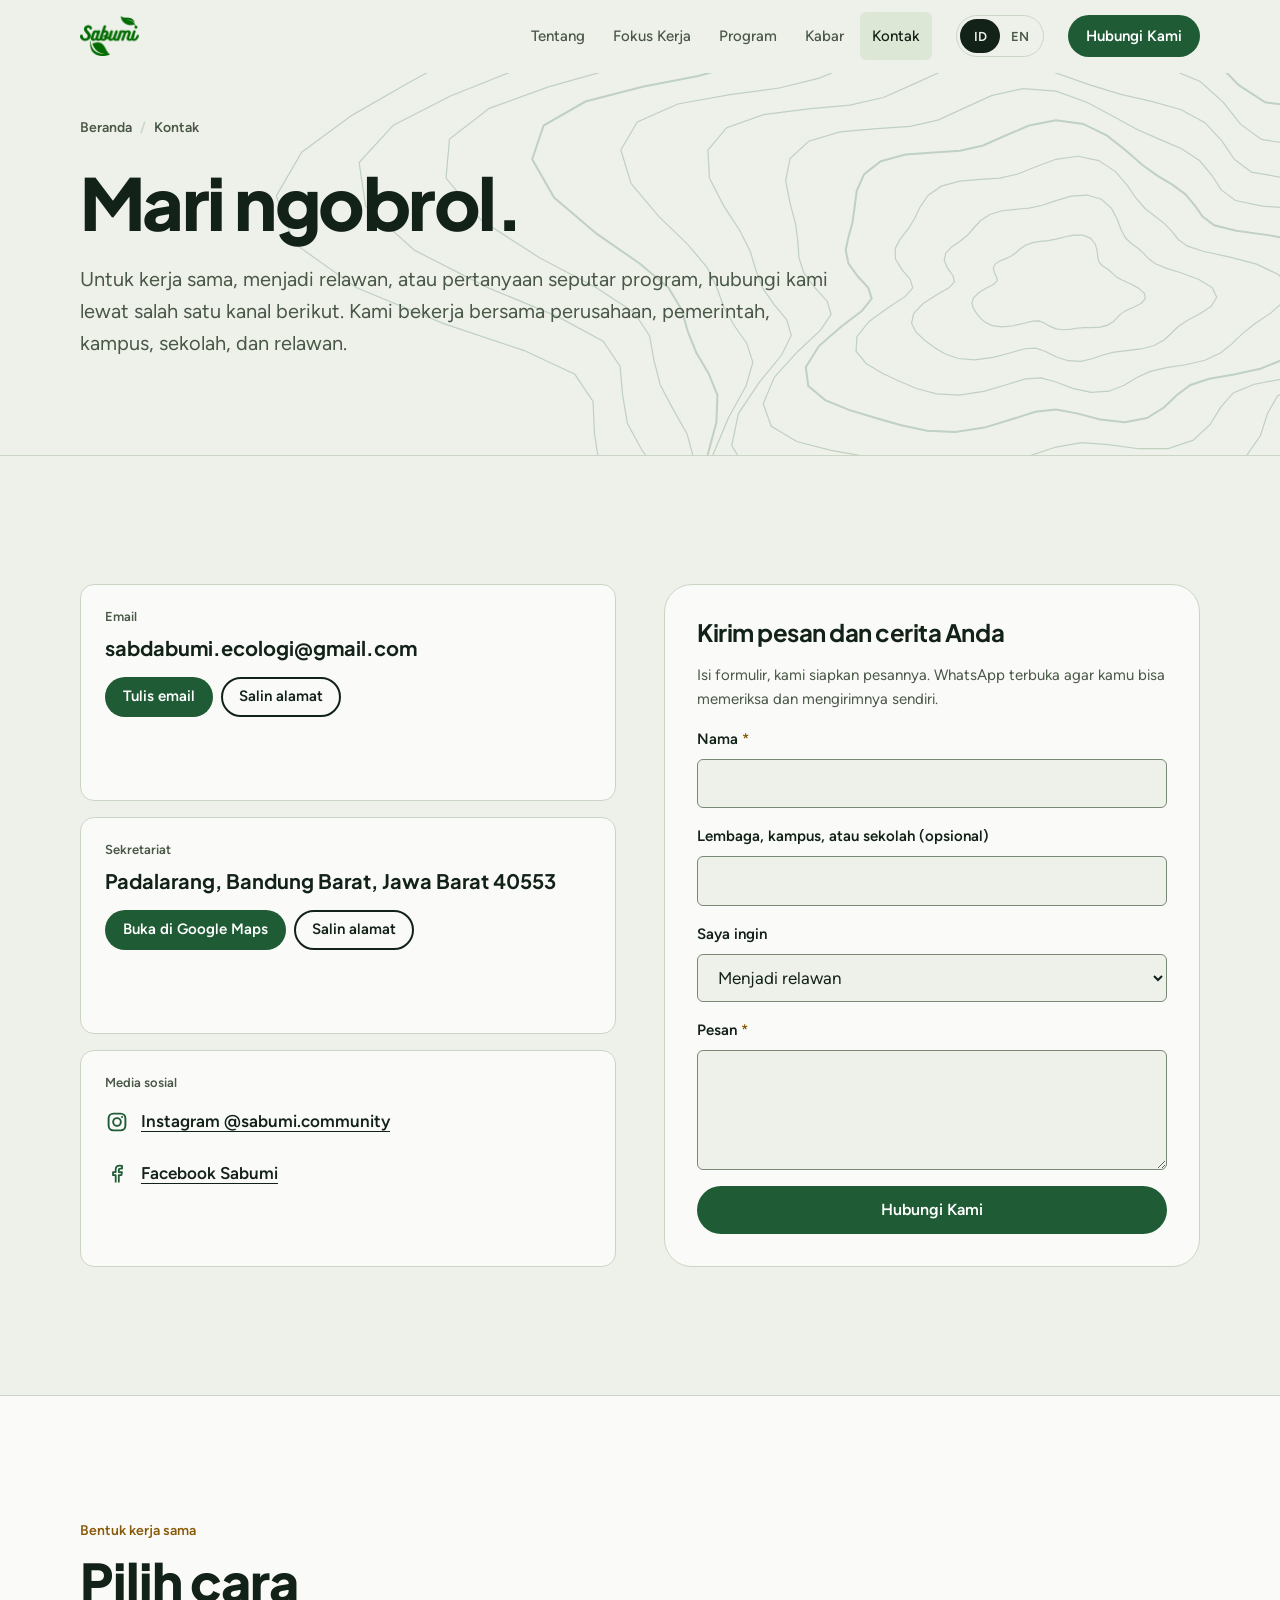
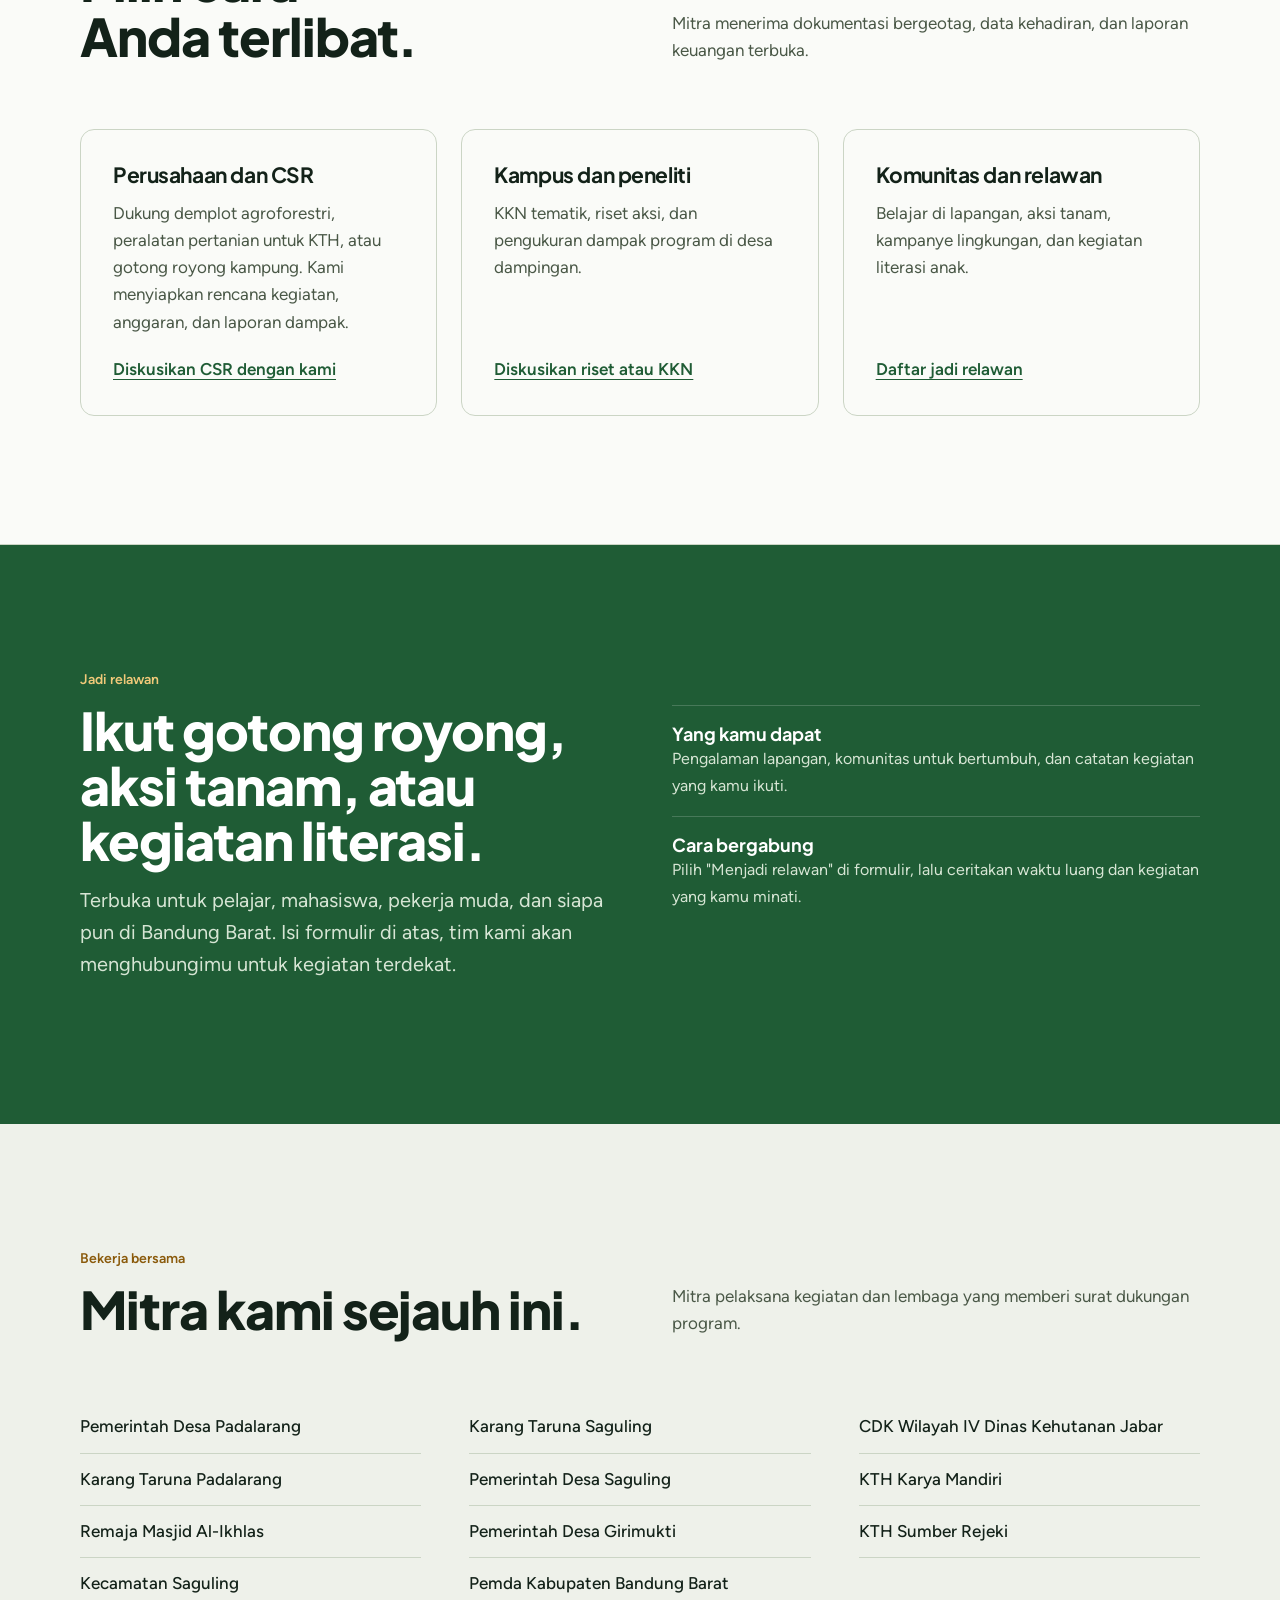
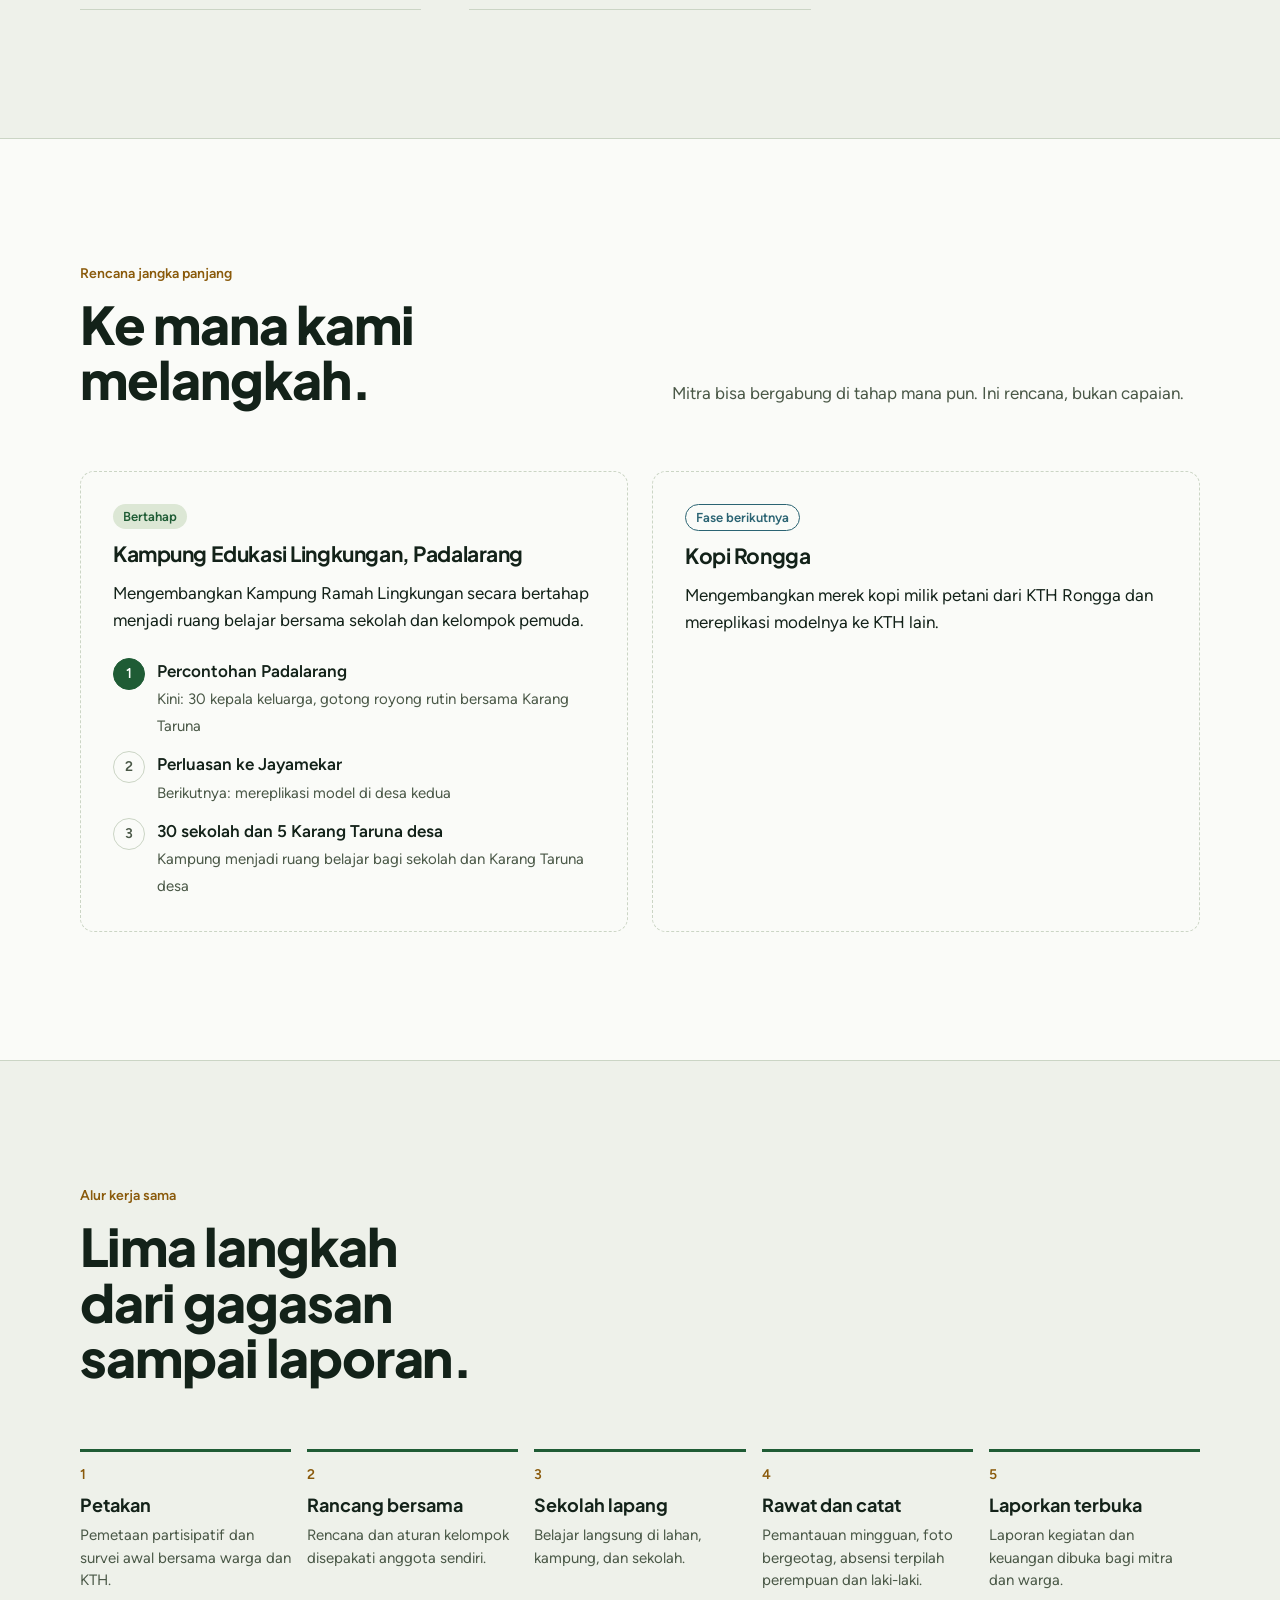
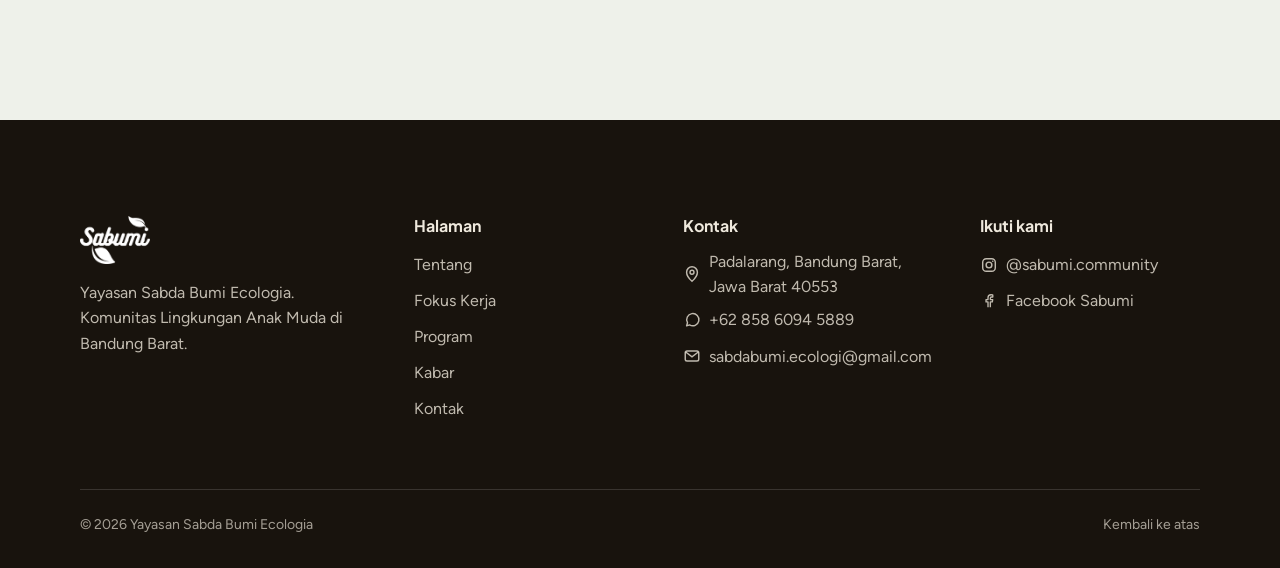
<file: kolaborasi/index.html>
<!doctype html>
<html lang="id">
<head>
<meta charset="utf-8">
<meta name="viewport" content="width=device-width, initial-scale=1">
<title>Kontak Sabumi</title>
<meta name="robots" content="noindex">
<link rel="canonical" href="https://sabumi.site/kontak/">
<meta http-equiv="refresh" content="0; url=/kontak/#kerja-sama">
<script>location.replace('/kontak/' + location.search + (location.hash || '#kerja-sama'));</script>
</head>
<body>
<p>Halaman Kolaborasi kini menjadi bagian dari <a href="/kontak/#kerja-sama">Kontak</a>.</p>
</body>
</html>
</file>
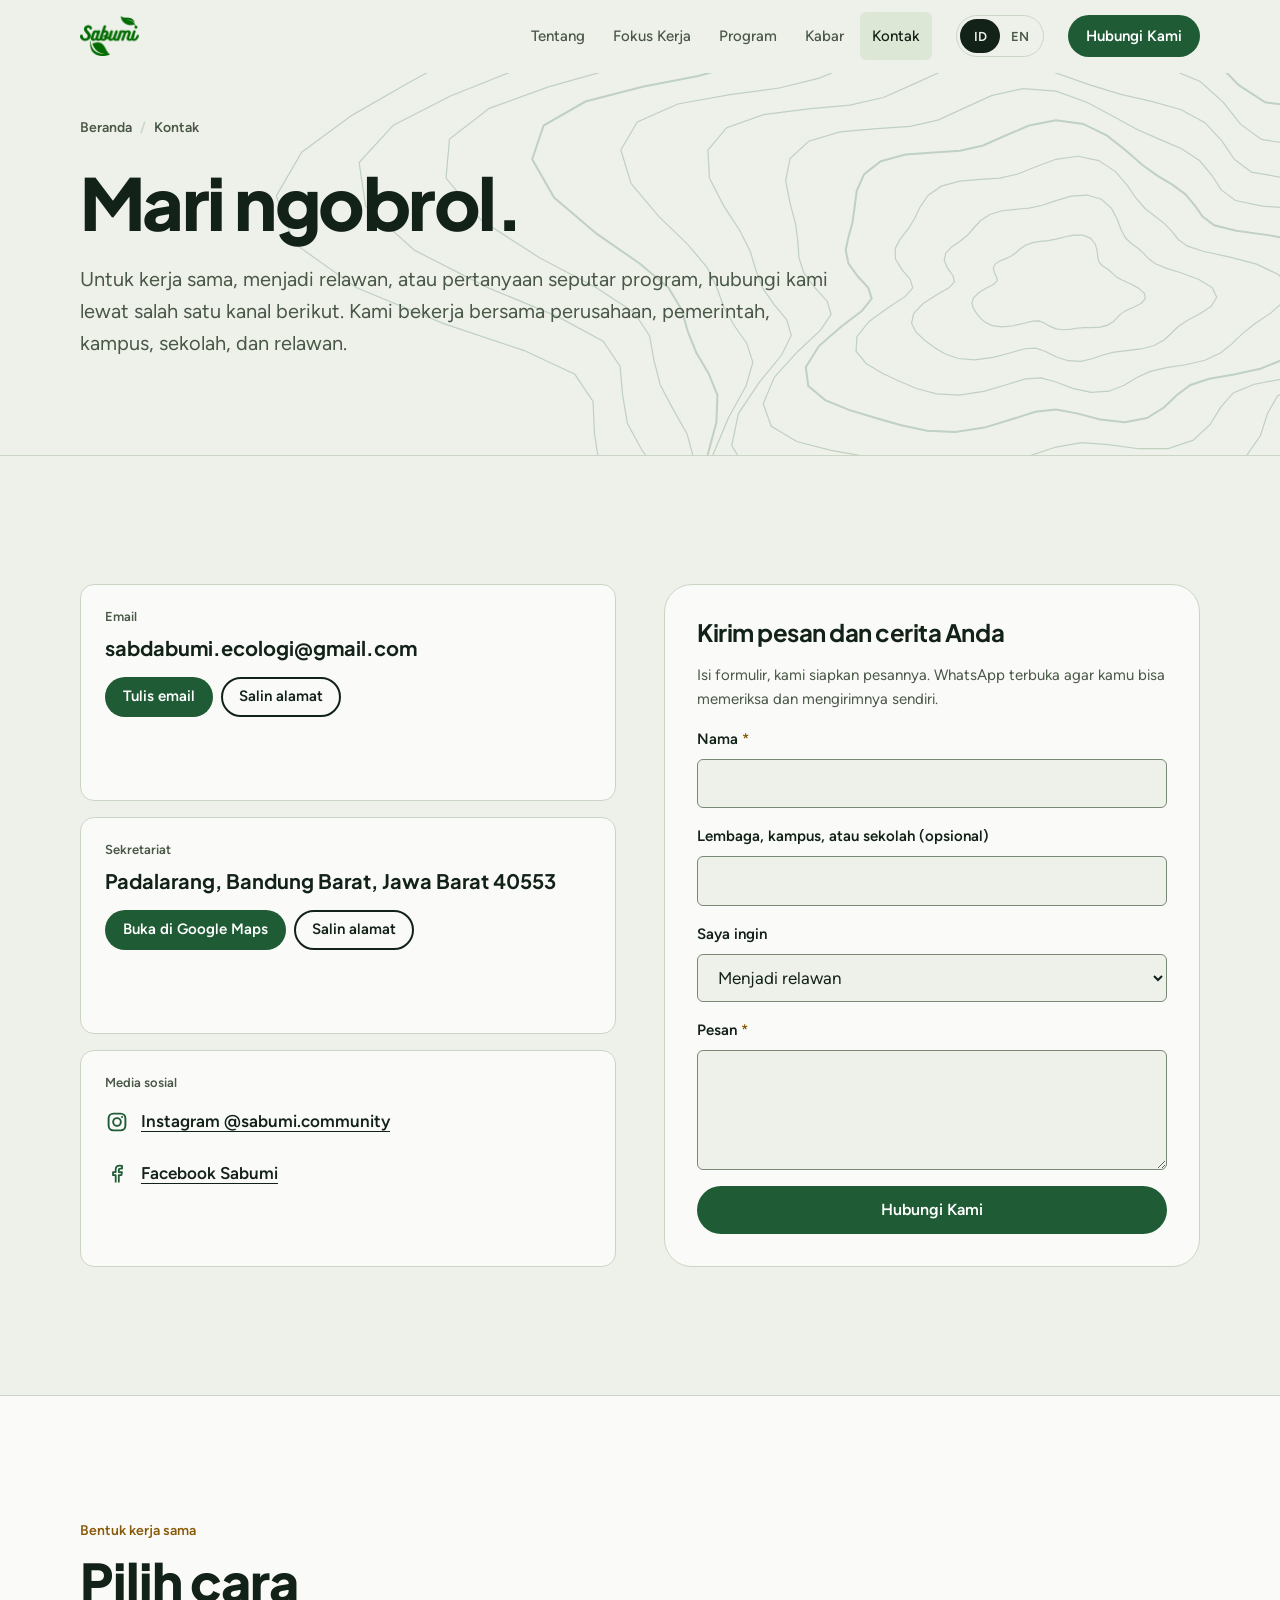
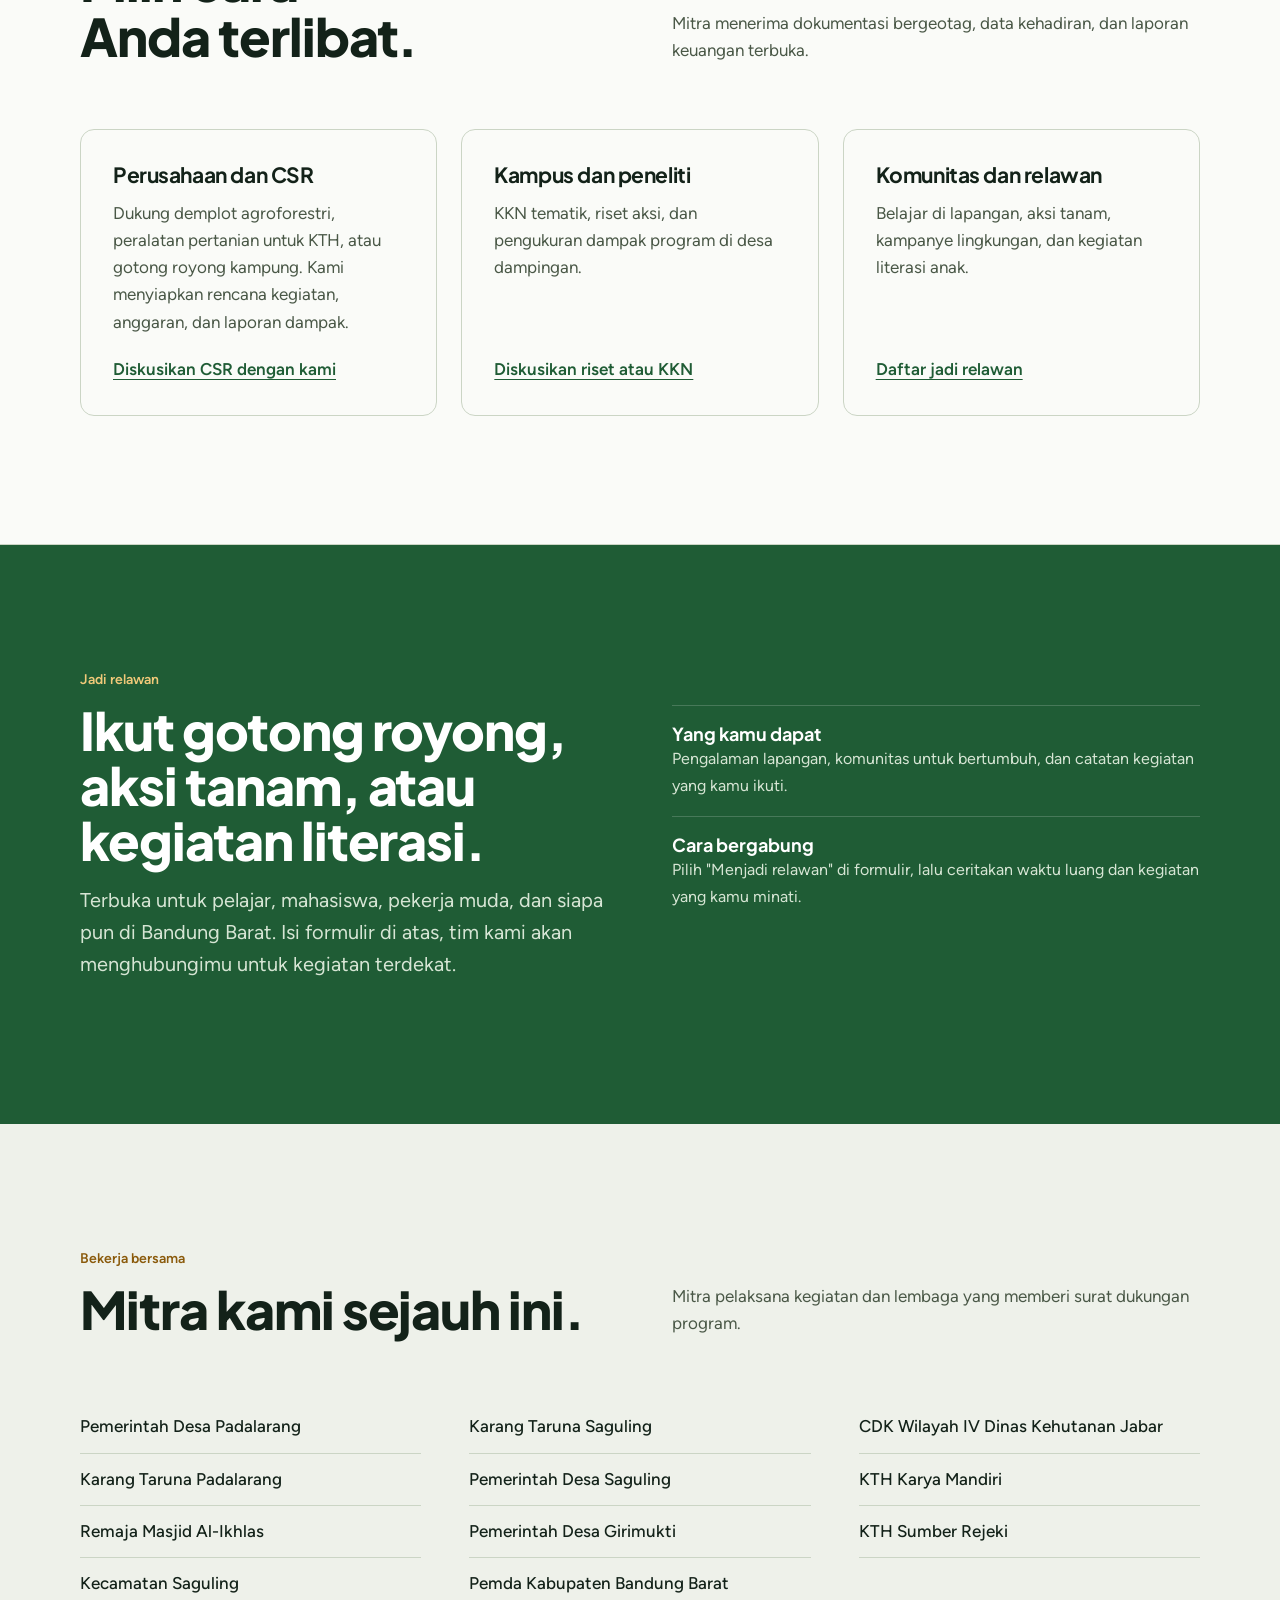
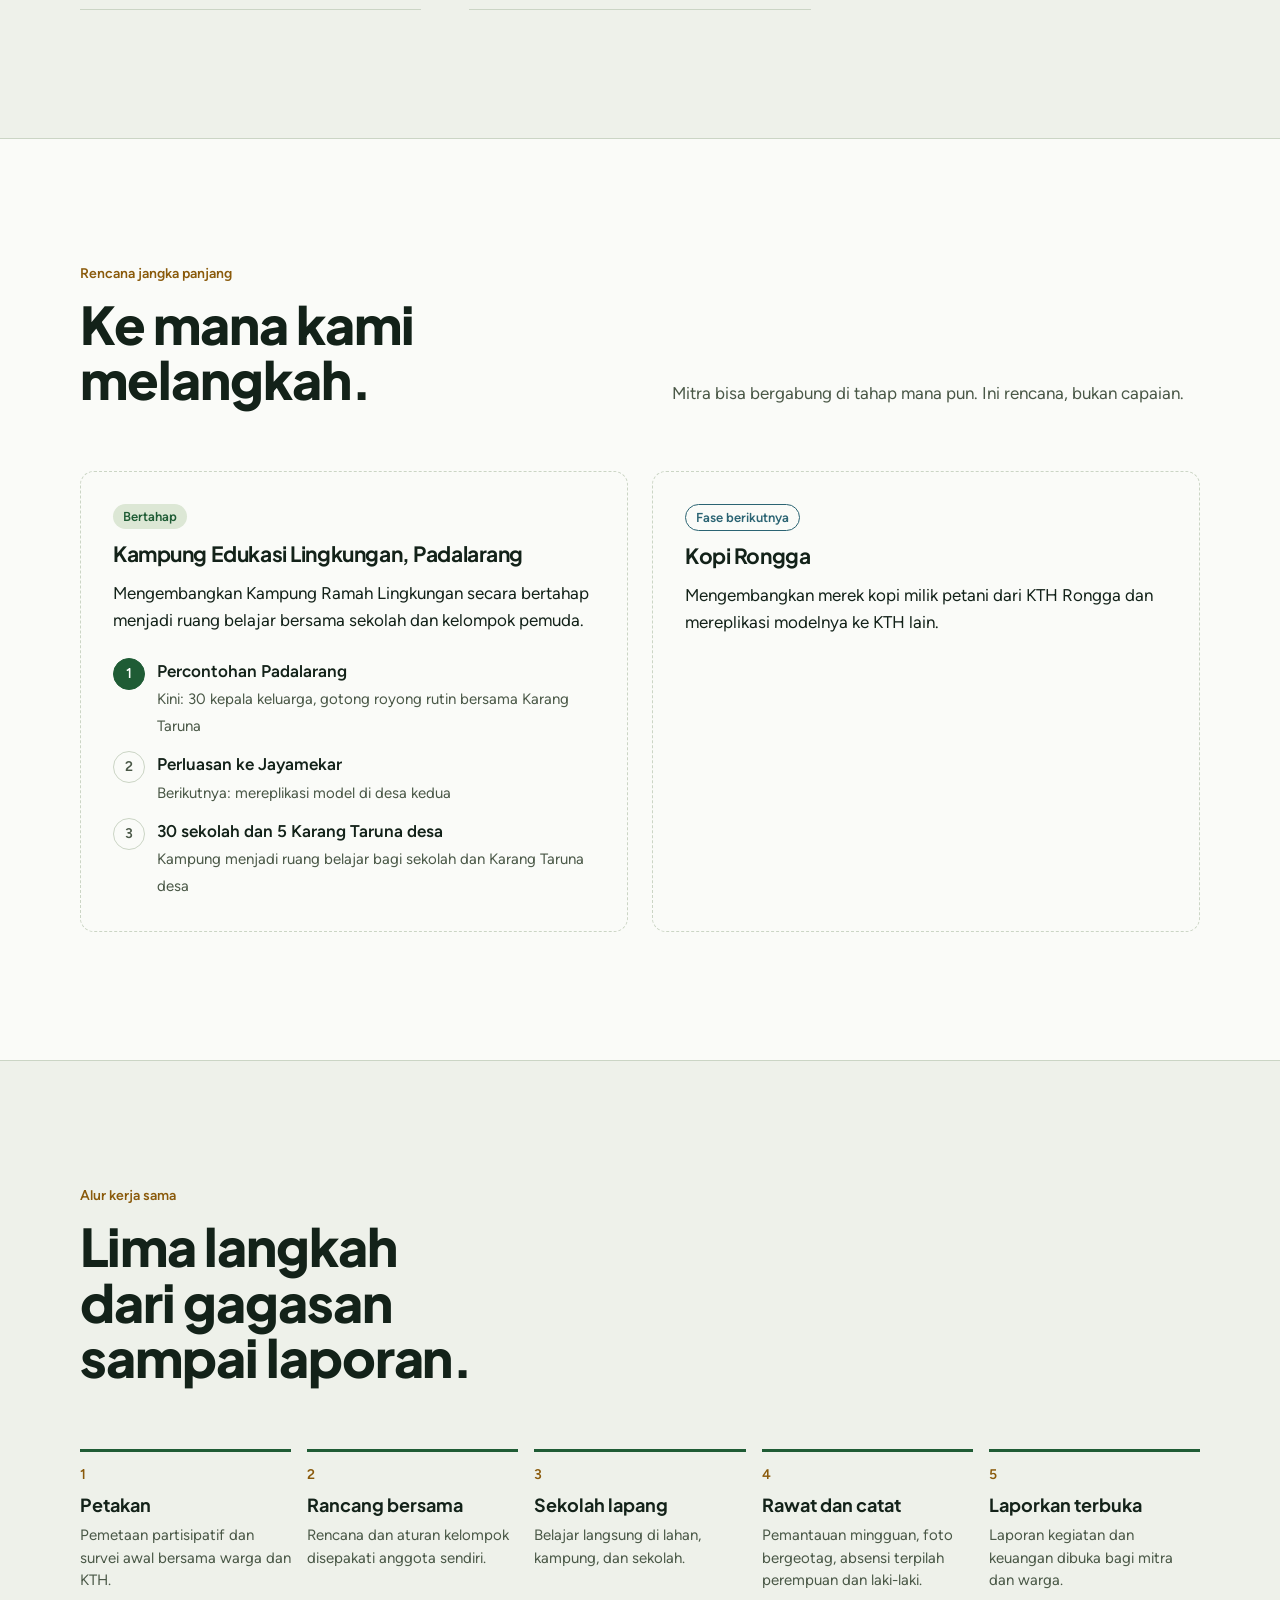
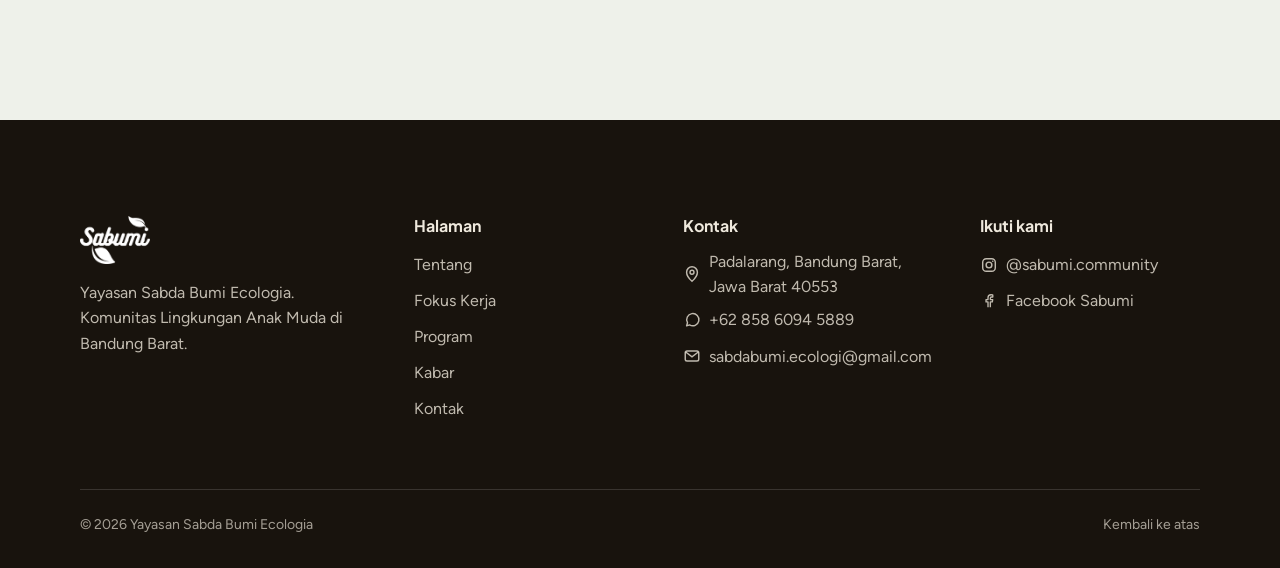
<file: kontak/index.html>
<!doctype html>
<html lang="id" data-title-en="Contact Sabumi · Volunteer or Partner in West Bandung">
<head>
<meta charset="utf-8">
<meta name="viewport" content="width=device-width, initial-scale=1, viewport-fit=cover">
<meta name="color-scheme" content="light dark">
<script>document.documentElement.classList.add('js')</script>
<title>Kontak Sabumi · Jadi Relawan atau Mitra di Bandung Barat</title>
<meta name="description" content="Hubungi Sabumi lewat WhatsApp +62 858 6094 5889 atau email untuk kerja sama, CSR, KKN, atau menjadi relawan lingkungan di Padalarang, Bandung Barat.">
<link rel="canonical" href="https://sabumi.site/kontak/">
<meta property="og:type" content="website">
<meta property="og:site_name" content="Sabumi">
<meta property="og:locale" content="id_ID">
<meta property="og:locale:alternate" content="en_GB">
<meta property="og:title" content="Kontak Sabumi · Jadi Relawan atau Mitra di Bandung Barat">
<meta property="og:description" content="Hubungi Sabumi lewat WhatsApp +62 858 6094 5889 atau email untuk kerja sama, CSR, KKN, atau menjadi relawan lingkungan di Padalarang, Bandung Barat.">
<meta property="og:image" content="https://sabumi.site/img/og-sabumi.jpg">
<meta property="og:image:width" content="1200">
<meta property="og:image:height" content="630">
<meta property="og:image:alt" content="Sabumi: Bumi butuh aksi, bukan sekadar opini.">
<meta property="og:url" content="https://sabumi.site/kontak/">
<meta name="twitter:card" content="summary_large_image">
<meta name="theme-color" content="#1F5C35">
<link rel="icon" href="/img/favicon-64.png" sizes="64x64">
<link rel="apple-touch-icon" href="/img/apple-touch-icon.png">
<link rel="preload" href="/fonts/plus-jakarta-sans-latin-800-normal.woff2" as="font" type="font/woff2" crossorigin>
<link rel="preload" href="/fonts/figtree-latin-400-normal.woff2" as="font" type="font/woff2" crossorigin>
<link rel="stylesheet" href="/css/site.css?v=20261027b">
<script type="application/ld+json">{"@context": "https://schema.org", "@graph": [{"@type": "NGO", "@id": "https://sabumi.site/#org", "name": "Sabumi", "legalName": "Yayasan Sabda Bumi Ecologia", "alternateName": ["Sabumi Ecologi", "Sabumi Bandung Barat", "Sabda Bumi Ecologia Foundation", "Sabumi Community"], "url": "https://sabumi.site/", "logo": "https://sabumi.site/img/logo-sabumi.png", "image": "https://sabumi.site/img/og-sabumi.jpg", "slogan": "Bumi butuh aksi, bukan sekadar opini.", "description": "Komunitas Lingkungan Anak Muda di Kabupaten Bandung Barat: aksi lingkungan, konservasi, dan pemberdayaan masyarakat.", "foundingDate": "2025-03-05", "email": "sabdabumi.ecologi@gmail.com", "telephone": "+62-858-6094-5889", "address": {"@type": "PostalAddress", "addressLocality": "Padalarang", "addressRegion": "Jawa Barat", "postalCode": "40553", "addressCountry": "ID"}, "areaServed": [{"@type": "AdministrativeArea", "name": "Kabupaten Bandung Barat"}], "knowsAbout": ["gotong royong", "Kampung Ramah Lingkungan", "konservasi lahan", "perhutanan sosial", "kelompok tani hutan", "mitigasi longsor"], "sameAs": ["https://www.instagram.com/sabumi.community/", "https://www.facebook.com/profile.php?id=61565987980985"]}, {"@type": "WebSite", "@id": "https://sabumi.site/#website", "url": "https://sabumi.site/", "name": "Sabumi", "alternateName": "Sabumi Bandung Barat", "inLanguage": "id-ID", "publisher": {"@id": "https://sabumi.site/#org"}}, {"@type": "WebPage", "@id": "https://sabumi.site/kontak/#webpage", "url": "https://sabumi.site/kontak/", "name": "Kontak Sabumi · Jadi Relawan atau Mitra di Bandung Barat", "description": "Hubungi Sabumi lewat WhatsApp +62 858 6094 5889 atau email untuk kerja sama, CSR, KKN, atau menjadi relawan lingkungan di Padalarang, Bandung Barat.", "inLanguage": "id-ID", "isPartOf": {"@id": "https://sabumi.site/#website"}, "about": {"@id": "https://sabumi.site/#org"}, "primaryImageOfPage": "https://sabumi.site/img/og-sabumi.jpg"}, {"@type": "BreadcrumbList", "itemListElement": [{"@type": "ListItem", "position": 1, "name": "Beranda", "item": "https://sabumi.site/"}, {"@type": "ListItem", "position": 2, "name": "Kontak", "item": "https://sabumi.site/kontak/"}]}]}</script>
</head>
<body>
<a class="skip" href="#main" data-en="Skip to content">Lewati ke konten</a>
<header class="nav">
  <div class="wrap">
    <a class="brand" href="/" aria-label="Sabumi, beranda" data-en-label="Sabumi, home">
      <img class="logo-light" src="/img/logo-sabumi-120.webp" alt="" width="400" height="272">
      <img class="logo-dark" src="/img/logo-sabumi-white-120.webp" alt="" width="400" height="272">
    </a>
    <button class="menu-toggle" aria-expanded="false" aria-controls="menu"><span data-en="Menu">Menu</span></button>
    <ul class="menu" id="menu">
      <li><a href="/tentang/" data-en="About">Tentang</a></li>
      <li><a href="/fokus/" data-en="Focus">Fokus Kerja</a></li>
      <li><a href="/program/" data-en="Programmes">Program</a></li>
      <li><a href="/kabar/" data-en="News">Kabar</a></li>
      <li><a href="/kontak/" aria-current="page" data-en="Contact">Kontak</a></li>
    </ul>
    <div class="lang" role="group" aria-label="Bahasa" data-en-label="Language">
      <button type="button" data-lang="id" aria-pressed="true">ID</button>
      <button type="button" data-lang="en" aria-pressed="false">EN</button>
    </div>
    <a class="btn btn-primary btn-nav" href="/kontak/#relawan" data-en="Contact us">Hubungi Kami</a>
  </div>
</header>
<main id="main">
<section class="page-hero" aria-labelledby="page-title">
  <svg class="contour" aria-hidden="true" preserveAspectRatio="xMidYMid slice" data-h="700" data-cx="1320" data-cy="380" data-rings="11"></svg>
  <div class="wrap">
    <nav aria-label="Lokasi halaman" data-en-label="Breadcrumb">
      <ol class="crumbs">
        <li><a href="/" data-en="Home">Beranda</a></li>
        <li aria-current="page" data-en="Contact">Kontak</li>
      </ol>
    </nav>
    <h1 id="page-title" data-en="Let's talk.">Mari ngobrol.</h1>
    <p class="lede" data-en="For partnerships, volunteering or questions about our programmes, reach us through any of these channels. We work with companies, government, campuses, schools and volunteers.">Untuk kerja sama, menjadi relawan, atau pertanyaan seputar program, hubungi kami lewat salah satu kanal berikut. Kami bekerja bersama perusahaan, pemerintah, kampus, sekolah, dan relawan.</p>
  </div>
</section>
<section class="sec" aria-label="Kanal kontak" data-en-label="Contact channels">
  <div class="wrap contact-grid">
    <div class="channels">
      <div class="channel">
        <h2>Email</h2>
        <p class="value">sabdabumi.ecologi@gmail.com</p>
        <div class="row">
          <a class="btn btn-primary btn-sm" href="mailto:sabdabumi.ecologi@gmail.com" data-en="Write an email">Tulis email</a>
          <button type="button" class="btn btn-ghost btn-sm" data-copy="sabdabumi.ecologi@gmail.com" data-out="out-mail" data-en="Copy address">Salin alamat</button>
        </div>
        <p class="copied" id="out-mail" role="status" aria-live="polite"></p>
      </div>
      <div class="channel">
        <h2 data-en="Secretariat">Sekretariat</h2>
        <p class="value" data-en="Padalarang, West Bandung, West Java 40553">Padalarang, Bandung Barat, Jawa Barat 40553</p>
        <div class="row">
          <a class="btn btn-primary btn-sm" href="https://maps.app.goo.gl/4FzKgbnyAAD7nmzS9" target="_blank" rel="noopener" data-en="Open in Google Maps">Buka di Google Maps</a>
          <button type="button" class="btn btn-ghost btn-sm" data-copy="Padalarang, Bandung Barat, Jawa Barat 40553" data-out="out-addr" data-en="Copy address">Salin alamat</button>
        </div>
        <p class="copied" id="out-addr" role="status" aria-live="polite"></p>
      </div>
      <div class="channel">
        <h2 data-en="Social media">Media sosial</h2>
        <ul>
          <li><a href="https://www.instagram.com/sabumi.community/" target="_blank" rel="noopener"><svg viewBox="0 0 20 20" aria-hidden="true"><rect x="3" y="3" width="14" height="14" rx="4" fill="none" stroke="currentColor" stroke-width="1.6"/><circle cx="10" cy="10" r="3.2" fill="none" stroke="currentColor" stroke-width="1.6"/><circle cx="14.2" cy="5.8" r=".9" fill="currentColor"/></svg><span>Instagram @sabumi.community</span></a></li>
          <li><a href="https://www.facebook.com/profile.php?id=61565987980985" target="_blank" rel="noopener"><svg viewBox="0 0 20 20" aria-hidden="true"><path d="M11.5 17v-6h2.2l.4-2.6h-2.6V6.8c0-.8.3-1.3 1.4-1.3h1.3V3.2a17 17 0 0 0-2-.1c-2 0-3.3 1.2-3.3 3.4v1.9H6.7V11h2.2v6" fill="none" stroke="currentColor" stroke-width="1.5" stroke-linejoin="round"/></svg><span>Facebook Sabumi</span></a></li>
        </ul>
      </div>
    </div>
    <form class="composer" id="relawan" novalidate aria-labelledby="form-title">
      <h3 id="form-title" data-en="Send us your message and story">Kirim pesan dan cerita Anda</h3>
      <p class="src" data-en="Fill in the form and we will prepare the message. WhatsApp opens so you can check and send it yourself.">Isi formulir, kami siapkan pesannya. WhatsApp terbuka agar kamu bisa memeriksa dan mengirimnya sendiri.</p>
      <label for="c-name"><span><span data-en="Your name">Nama</span> <span class="req" aria-hidden="true">*</span></span>
        <input id="c-name" type="text" autocomplete="name" required aria-describedby="e-name">
      </label>
      <p class="err" id="e-name" hidden data-en="Please enter your name.">Isi nama kamu.</p>
      <label for="c-org"><span data-en="Organisation, campus or school (optional)">Lembaga, kampus, atau sekolah (opsional)</span>
        <input id="c-org" type="text" autocomplete="organization">
      </label>
      <label for="c-topic"><span data-en="I want to">Saya ingin</span>
        <select id="c-topic">
          <option value="0" data-en="Become a volunteer">Menjadi relawan</option>
          <option value="1" data-en="Partner / CSR">Kerja sama / CSR</option>
          <option value="2" data-en="Campus research or community service">Riset atau KKN kampus</option>
          <option value="3" data-en="Ask about a programme">Bertanya tentang program</option>
        </select>
      </label>
      <label for="c-msg"><span><span data-en="Message">Pesan</span> <span class="req" aria-hidden="true">*</span></span>
        <textarea id="c-msg" required aria-describedby="e-msg"></textarea>
      </label>
      <p class="err" id="e-msg" hidden data-en="Please write a short message.">Tulis pesan singkat.</p>
      <button class="btn btn-primary" type="submit" data-en="Contact us">Hubungi Kami</button>
    </form>

  </div>
</section>

<section class="sec alt" id="kerja-sama" aria-labelledby="bentuk-title">
  <div class="wrap">
    <div class="sec-head">
      <div>
        <span class="kicker" data-en="Ways to work together">Bentuk kerja sama</span>
        <h2 id="bentuk-title" data-en="Choose how you want to be involved.">Pilih cara Anda terlibat.</h2>
      </div>
      <p data-en="Partners receive geotagged documentation, attendance data and open financial reports.">Mitra menerima dokumentasi bergeotag, data kehadiran, dan laporan keuangan terbuka.</p>
    </div>
    <div class="offer">
      <article>
        <h3 data-en="Companies and CSR">Perusahaan dan CSR</h3>
        <p data-en="Support the agroforestry demo plot, farming equipment for KTH or village clean-ups. We prepare the activity plan, budget and impact report.">Dukung demplot agroforestri, peralatan pertanian untuk KTH, atau gotong royong kampung. Kami menyiapkan rencana kegiatan, anggaran, dan laporan dampak.</p>
        <a class="textlink" href="?topik=1#relawan" data-en="Talk to us about CSR">Diskusikan CSR dengan kami</a>
      </article>
      <article>
        <h3 data-en="Campuses and researchers">Kampus dan peneliti</h3>
        <p data-en="Thematic community service placements, action research and impact measurement in the villages we support.">KKN tematik, riset aksi, dan pengukuran dampak program di desa dampingan.</p>
        <a class="textlink" href="?topik=2#relawan" data-en="Talk to us about research">Diskusikan riset atau KKN</a>
      </article>
      <article>
        <h3 data-en="Communities and volunteers">Komunitas dan relawan</h3>
        <p data-en="Field learning, tree planting, environmental campaigns and children's literacy activities.">Belajar di lapangan, aksi tanam, kampanye lingkungan, dan kegiatan literasi anak.</p>
        <a class="textlink" href="#relawan" data-en="Sign up as a volunteer">Daftar jadi relawan</a>
      </article>
    </div>
  </div>
</section>

<section class="sec collab" id="jadi-relawan" aria-labelledby="relawan-title">
  <div class="wrap collab-grid">
    <div>
      <span class="kicker" data-en="Volunteer">Jadi relawan</span>
      <h2 id="relawan-title" data-en="Join a clean-up, a planting day or a literacy session.">Ikut gotong royong, aksi tanam, atau kegiatan literasi.</h2>
      <p class="lede" style="margin-top:var(--s4)" data-en="Open to students, young workers and anyone in West Bandung. Fill in the form above and our team will contact you about the next activity.">Terbuka untuk pelajar, mahasiswa, pekerja muda, dan siapa pun di Bandung Barat. Isi formulir di atas, tim kami akan menghubungimu untuk kegiatan terdekat.</p>
    </div>
    <ul class="ways">
      <li><strong data-en="What you get">Yang kamu dapat</strong><span data-en="Fieldwork experience, a community to grow with and a record of the activities you joined.">Pengalaman lapangan, komunitas untuk bertumbuh, dan catatan kegiatan yang kamu ikuti.</span></li>
      <li><strong data-en="How to join">Cara bergabung</strong><span data-en="Choose &quot;Become a volunteer&quot; in the form, then tell us when you are free and what you would like to do.">Pilih "Menjadi relawan" di formulir, lalu ceritakan waktu luang dan kegiatan yang kamu minati.</span></li>
    </ul>
  </div>
</section>

<section class="sec" aria-labelledby="mitra-title">
  <div class="wrap">
    <div class="sec-head">
      <div>
        <span class="kicker" data-en="Working together">Bekerja bersama</span>
        <h2 id="mitra-title" data-en="Our partners so far.">Mitra kami sejauh ini.</h2>
      </div>
      <p data-en="Activity partners and institutions that have written letters of support for our programmes.">Mitra pelaksana kegiatan dan lembaga yang memberi surat dukungan program.</p>
    </div>
    <ul class="partners">
      <li data-en="Padalarang Village Government">Pemerintah Desa Padalarang</li>
      <li>Karang Taruna Padalarang</li>
      <li>Remaja Masjid Al-Ikhlas</li>
      <li data-en="Saguling Sub-district">Kecamatan Saguling</li>
      <li>Karang Taruna Saguling</li>
      <li data-en="Saguling Village Government">Pemerintah Desa Saguling</li>
      <li data-en="Girimukti Village Government">Pemerintah Desa Girimukti</li>
      <li data-en="West Bandung Regency Government">Pemda Kabupaten Bandung Barat</li>
      <li data-en="CDK Region IV, West Java Forestry Service">CDK Wilayah IV Dinas Kehutanan Jabar</li>
      <li>KTH Karya Mandiri</li>
      <li>KTH Sumber Rejeki</li>
    </ul>

  </div>
</section>

<section class="sec alt" aria-labelledby="rencana-title">
  <div class="wrap">
    <div class="sec-head">
      <div>
        <span class="kicker" data-en="Long-term plan">Rencana jangka panjang</span>
        <h2 id="rencana-title" data-en="Where we are heading.">Ke mana kami melangkah.</h2>
      </div>
      <p data-en="Partners can join any stage. These are plans, not achievements.">Mitra bisa bergabung di tahap mana pun. Ini rencana, bukan capaian.</p>
    </div>
    <div class="soon">
      <article class="prog">
        <span class="status" data-en="In stages">Bertahap</span>
        <h3 data-en="Environmental Education Village, Padalarang">Kampung Edukasi Lingkungan, Padalarang</h3>
        <p data-en="Growing the Eco-Friendly Village step by step into a shared learning space for schools and youth groups.">Mengembangkan Kampung Ramah Lingkungan secara bertahap menjadi ruang belajar bersama sekolah dan kelompok pemuda.</p>
        <ol class="stages">
          <li class="now"><div><strong data-en="Padalarang pilot">Percontohan Padalarang</strong><span data-en="Now: 30 households, regular gotong royong with Karang Taruna">Kini: 30 kepala keluarga, gotong royong rutin bersama Karang Taruna</span></div></li>
          <li><div><strong data-en="Extension to Jayamekar">Perluasan ke Jayamekar</strong><span data-en="Next: replicating the model in a second village">Berikutnya: mereplikasi model di desa kedua</span></div></li>
          <li><div><strong data-en="30 schools and 5 village youth groups">30 sekolah dan 5 Karang Taruna desa</strong><span data-en="The village becomes a learning space for schools and youth groups">Kampung menjadi ruang belajar bagi sekolah dan Karang Taruna desa</span></div></li>
        </ol>
      </article>
      <article class="prog">
        <span class="status plan" data-en="Next phase">Fase berikutnya</span>
        <h3>Kopi Rongga</h3>
        <p data-en="Developing a coffee brand owned by farmers from the Rongga KTH, then replicating the model with other KTH.">Mengembangkan merek kopi milik petani dari KTH Rongga dan mereplikasi modelnya ke KTH lain.</p>
      </article>
    </div>
  </div>
</section>

<section class="sec" aria-labelledby="alur-title">
  <div class="wrap">
    <div class="sec-head">
      <div>
        <span class="kicker" data-en="How a partnership runs">Alur kerja sama</span>
        <h2 id="alur-title" data-en="Five steps from idea to report.">Lima langkah dari gagasan sampai laporan.</h2>
      </div>
    </div>
    <ol class="steps">
      <li><strong data-en="Map">Petakan</strong><span data-en="Participatory mapping and baseline surveys with residents and KTH.">Pemetaan partisipatif dan survei awal bersama warga dan KTH.</span></li>
      <li><strong data-en="Design together">Rancang bersama</strong><span data-en="Members agree on their own plans and group rules.">Rencana dan aturan kelompok disepakati anggota sendiri.</span></li>
      <li><strong data-en="Field school">Sekolah lapang</strong><span data-en="Learning on the land, in the village and at school.">Belajar langsung di lahan, kampung, dan sekolah.</span></li>
      <li><strong data-en="Tend and record">Rawat dan catat</strong><span data-en="Weekly monitoring, geotagged photos, attendance recorded separately for women and men.">Pemantauan mingguan, foto bergeotag, absensi terpilah perempuan dan laki-laki.</span></li>
      <li><strong data-en="Report openly">Laporkan terbuka</strong><span data-en="Activity and financial reports shared with partners and residents.">Laporan kegiatan dan keuangan dibuka bagi mitra dan warga.</span></li>
    </ol>

  </div>
</section>

</main>
<footer>
  <div class="wrap">
    <div class="foot">
      <div>
        <img src="/img/logo-sabumi-white-160.webp" width="400" height="272" alt="Sabumi" loading="lazy">
        <p data-en="Sabda Bumi Ecologia Foundation. A Youth Led Environmental Organization in West Bandung.">Yayasan Sabda Bumi Ecologia. Komunitas Lingkungan Anak Muda di Bandung Barat.</p>
      </div>
      <nav aria-labelledby="foot-pages">
        <h2 id="foot-pages" data-en="Pages">Halaman</h2>
        <ul>
          <li><a href="/tentang/" data-en="About">Tentang</a></li>
          <li><a href="/fokus/" data-en="Focus">Fokus Kerja</a></li>
          <li><a href="/program/" data-en="Programmes">Program</a></li>
          <li><a href="/kabar/" data-en="News">Kabar</a></li>
          <li><a href="/kontak/" data-en="Contact">Kontak</a></li>
        </ul>
      </nav>
      <div>
        <h2 data-en="Contact">Kontak</h2>
        <ul>
          <li><a href="https://maps.app.goo.gl/4FzKgbnyAAD7nmzS9" target="_blank" rel="noopener"><svg viewBox="0 0 20 20" aria-hidden="true"><path d="M10 18s6-5.2 6-10A6 6 0 0 0 4 8c0 4.8 6 10 6 10Z" fill="none" stroke="currentColor" stroke-width="1.6"/><circle cx="10" cy="8" r="2.2" fill="none" stroke="currentColor" stroke-width="1.6"/></svg><span data-en="Padalarang, West Bandung, West Java 40553">Padalarang, Bandung Barat, Jawa Barat 40553</span></a></li>
          <li><a href="https://wa.me/6285860945889" target="_blank" rel="noopener"><svg viewBox="0 0 20 20" aria-hidden="true"><path d="M4 16.5 5 13a6.8 6.8 0 1 1 2.3 2.4L4 16.5Z" fill="none" stroke="currentColor" stroke-width="1.6" stroke-linejoin="round"/></svg>+62 858 6094 5889</a></li>
          <li><a href="https://mail.google.com/mail/?view=cm&amp;fs=1&amp;to=sabdabumi.ecologi@gmail.com" target="_blank" rel="noopener"><svg viewBox="0 0 20 20" aria-hidden="true"><rect x="2.5" y="4.5" width="15" height="11" rx="2" fill="none" stroke="currentColor" stroke-width="1.6"/><path d="m3 5.5 7 5.5 7-5.5" fill="none" stroke="currentColor" stroke-width="1.6"/></svg>sabdabumi.ecologi@gmail.com</a></li>
        </ul>
      </div>
      <div>
        <h2 data-en="Follow us">Ikuti kami</h2>
        <ul>
          <li><a href="https://www.instagram.com/sabumi.community/" target="_blank" rel="noopener"><svg viewBox="0 0 20 20" aria-hidden="true"><rect x="3" y="3" width="14" height="14" rx="4" fill="none" stroke="currentColor" stroke-width="1.6"/><circle cx="10" cy="10" r="3.2" fill="none" stroke="currentColor" stroke-width="1.6"/><circle cx="14.2" cy="5.8" r=".9" fill="currentColor"/></svg>@sabumi.community</a></li>
          <li><a href="https://www.facebook.com/profile.php?id=61565987980985" target="_blank" rel="noopener"><svg viewBox="0 0 20 20" aria-hidden="true"><path d="M11.5 17v-6h2.2l.4-2.6h-2.6V6.8c0-.8.3-1.3 1.4-1.3h1.3V3.2a17 17 0 0 0-2-.1c-2 0-3.3 1.2-3.3 3.4v1.9H6.7V11h2.2v6" fill="none" stroke="currentColor" stroke-width="1.5" stroke-linejoin="round"/></svg>Facebook Sabumi</a></li>
        </ul>
      </div>
    </div>
    <div class="legal">
      <span>© 2026 Yayasan Sabda Bumi Ecologia</span>
      <a href="#main" data-en="Back to top">Kembali ke atas</a>
    </div>
  </div>
</footer>

<div class="dock" role="region" aria-label="Aksi cepat" data-en-label="Quick actions">
  <a class="btn btn-primary" href="/kontak/#relawan" data-en="Contact us">Hubungi Kami</a>
  <a class="btn btn-wa" href="https://wa.me/6285860945889" target="_blank" rel="noopener" aria-label="WhatsApp Sabumi"><svg viewBox="0 0 20 20" aria-hidden="true"><path d="M4 16.5 5 13a6.8 6.8 0 1 1 2.3 2.4L4 16.5Z" fill="none" stroke="currentColor" stroke-width="1.6" stroke-linejoin="round"/></svg></a>
</div>
<script src="/js/site.js?v=20261021h"></script>
</body>
</html>
</file>
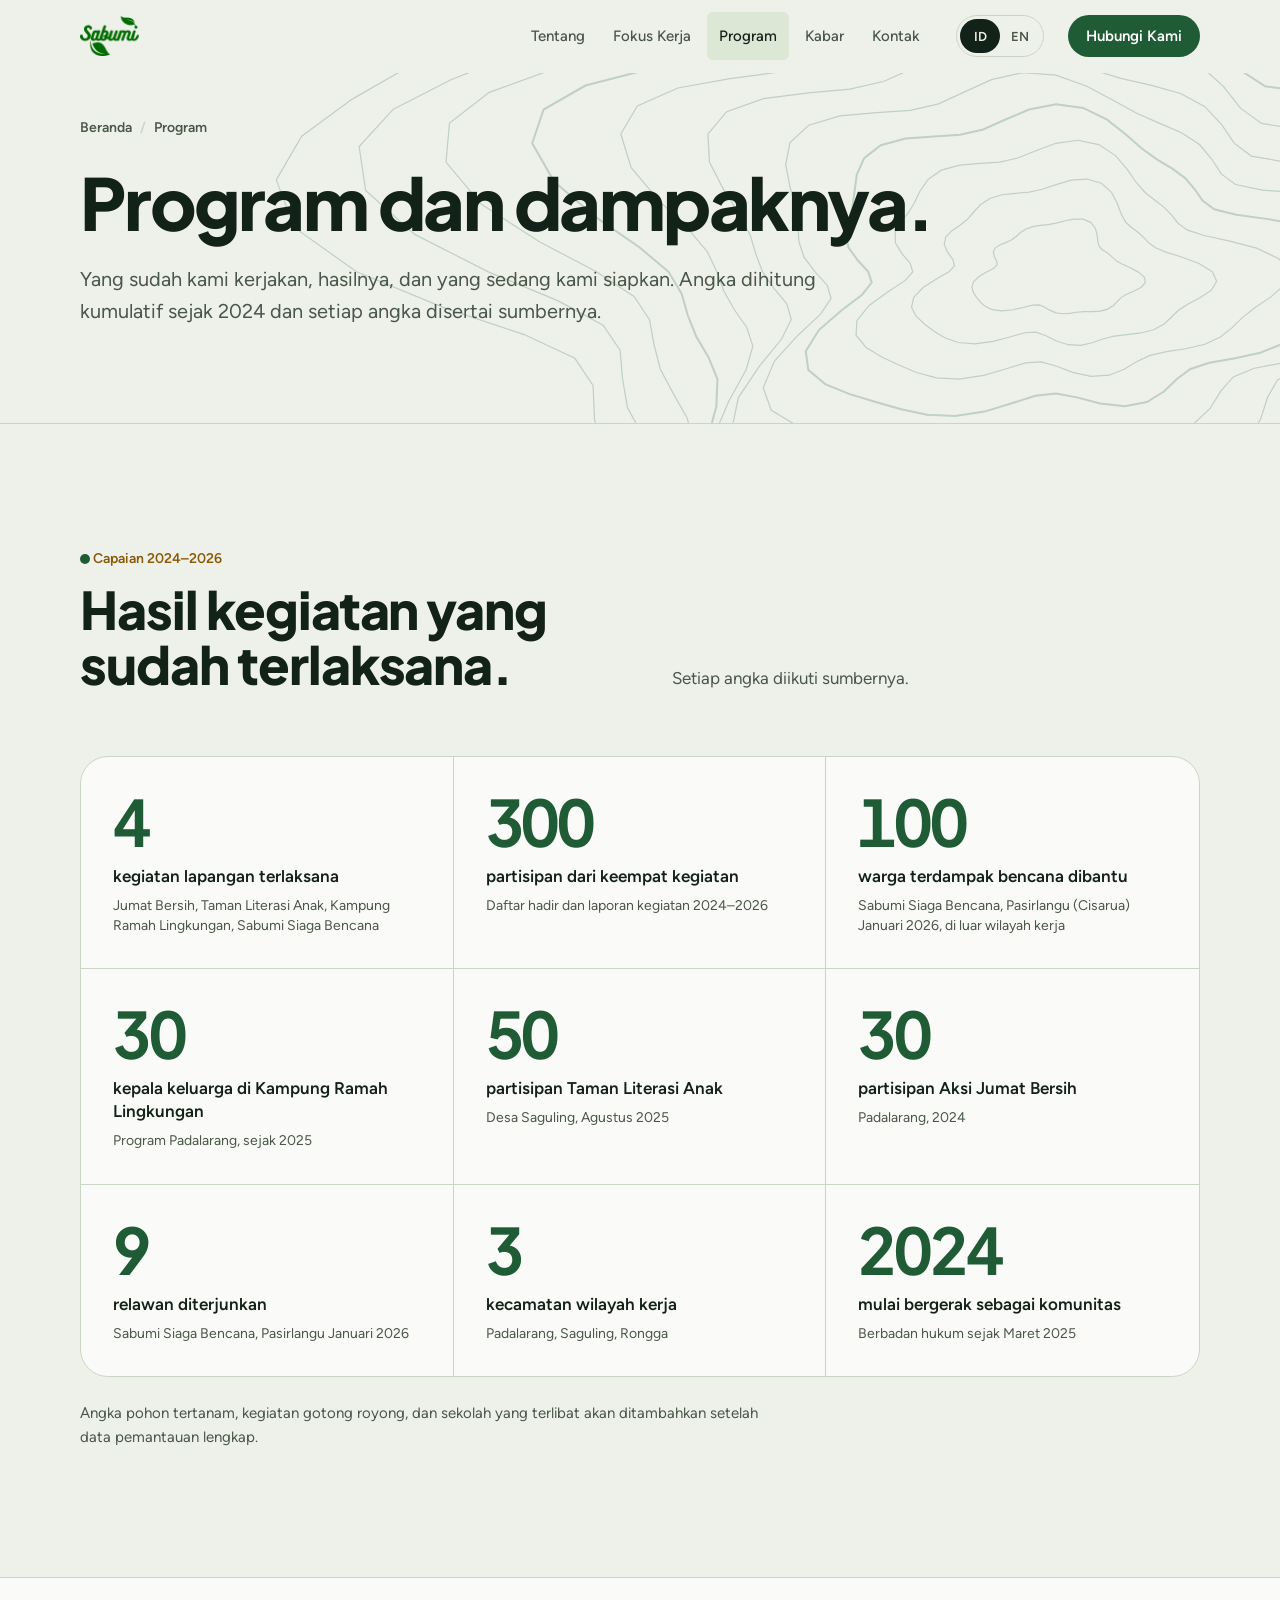
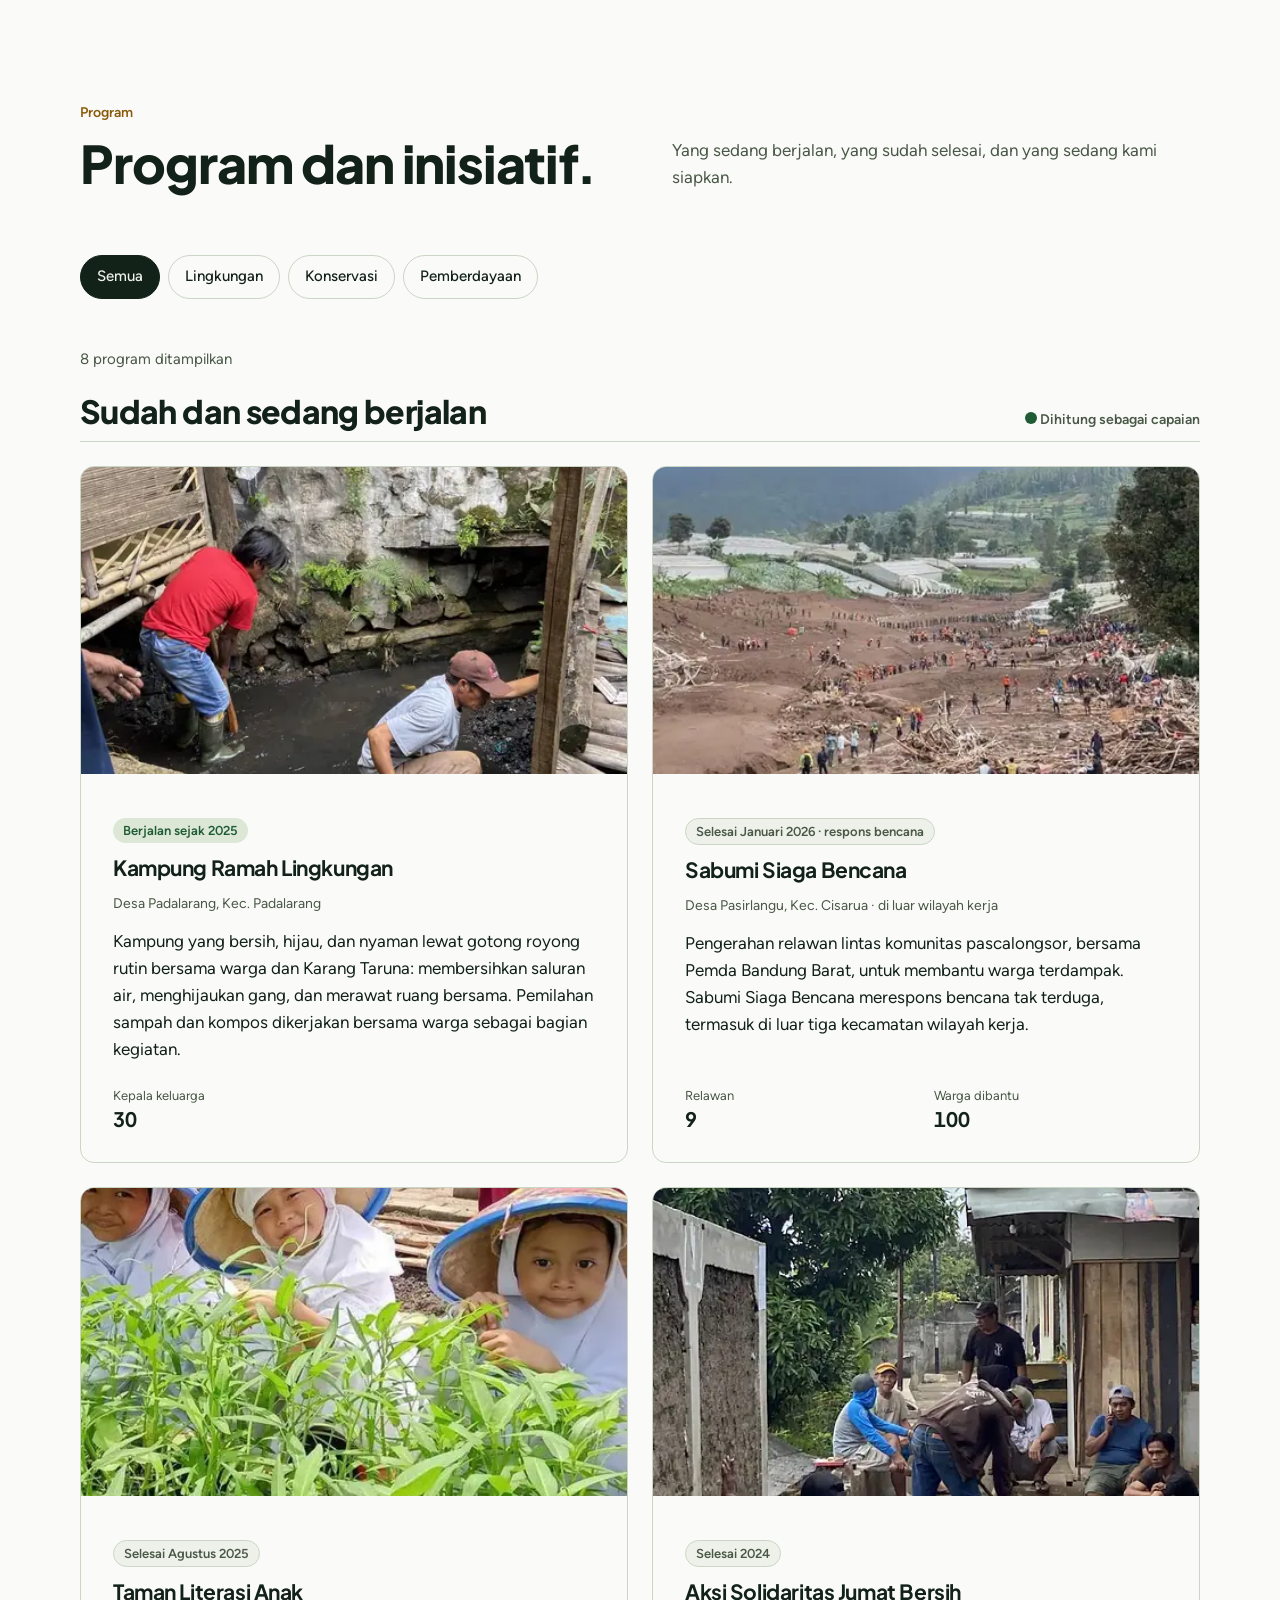
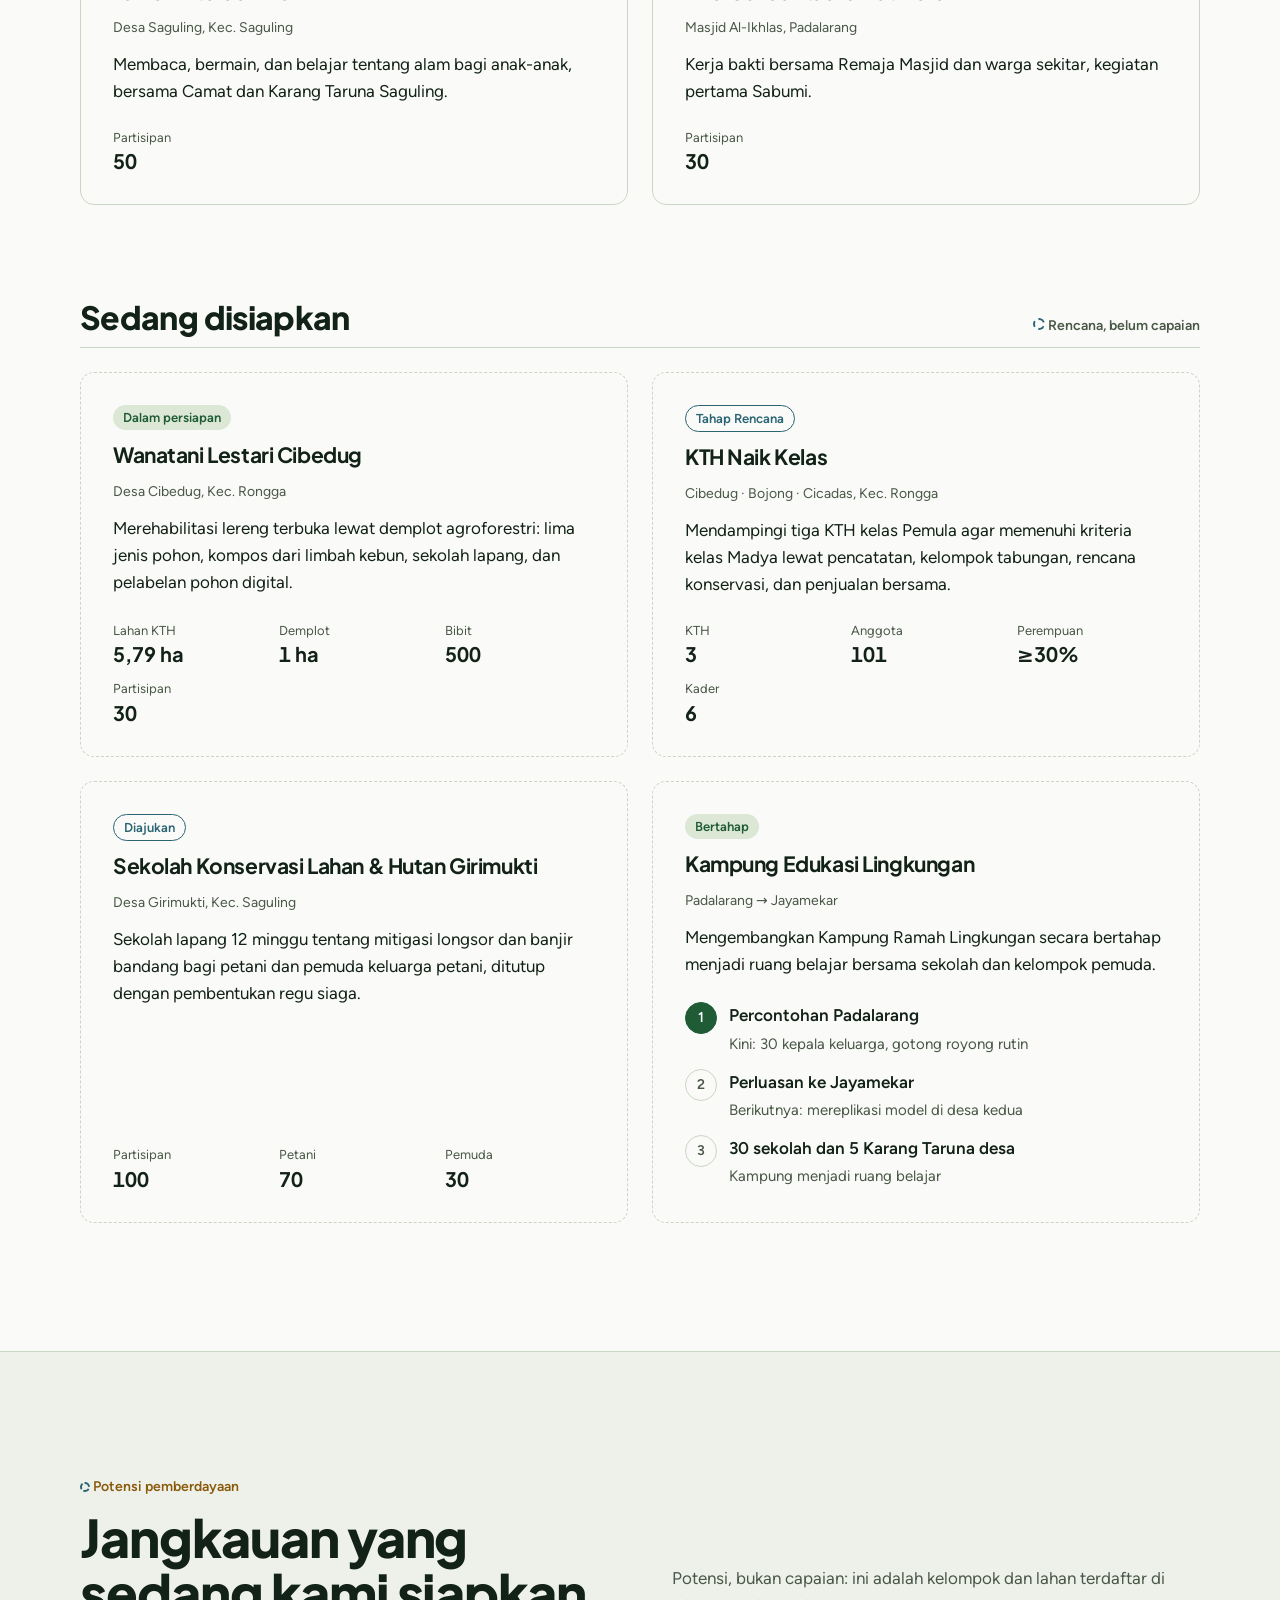
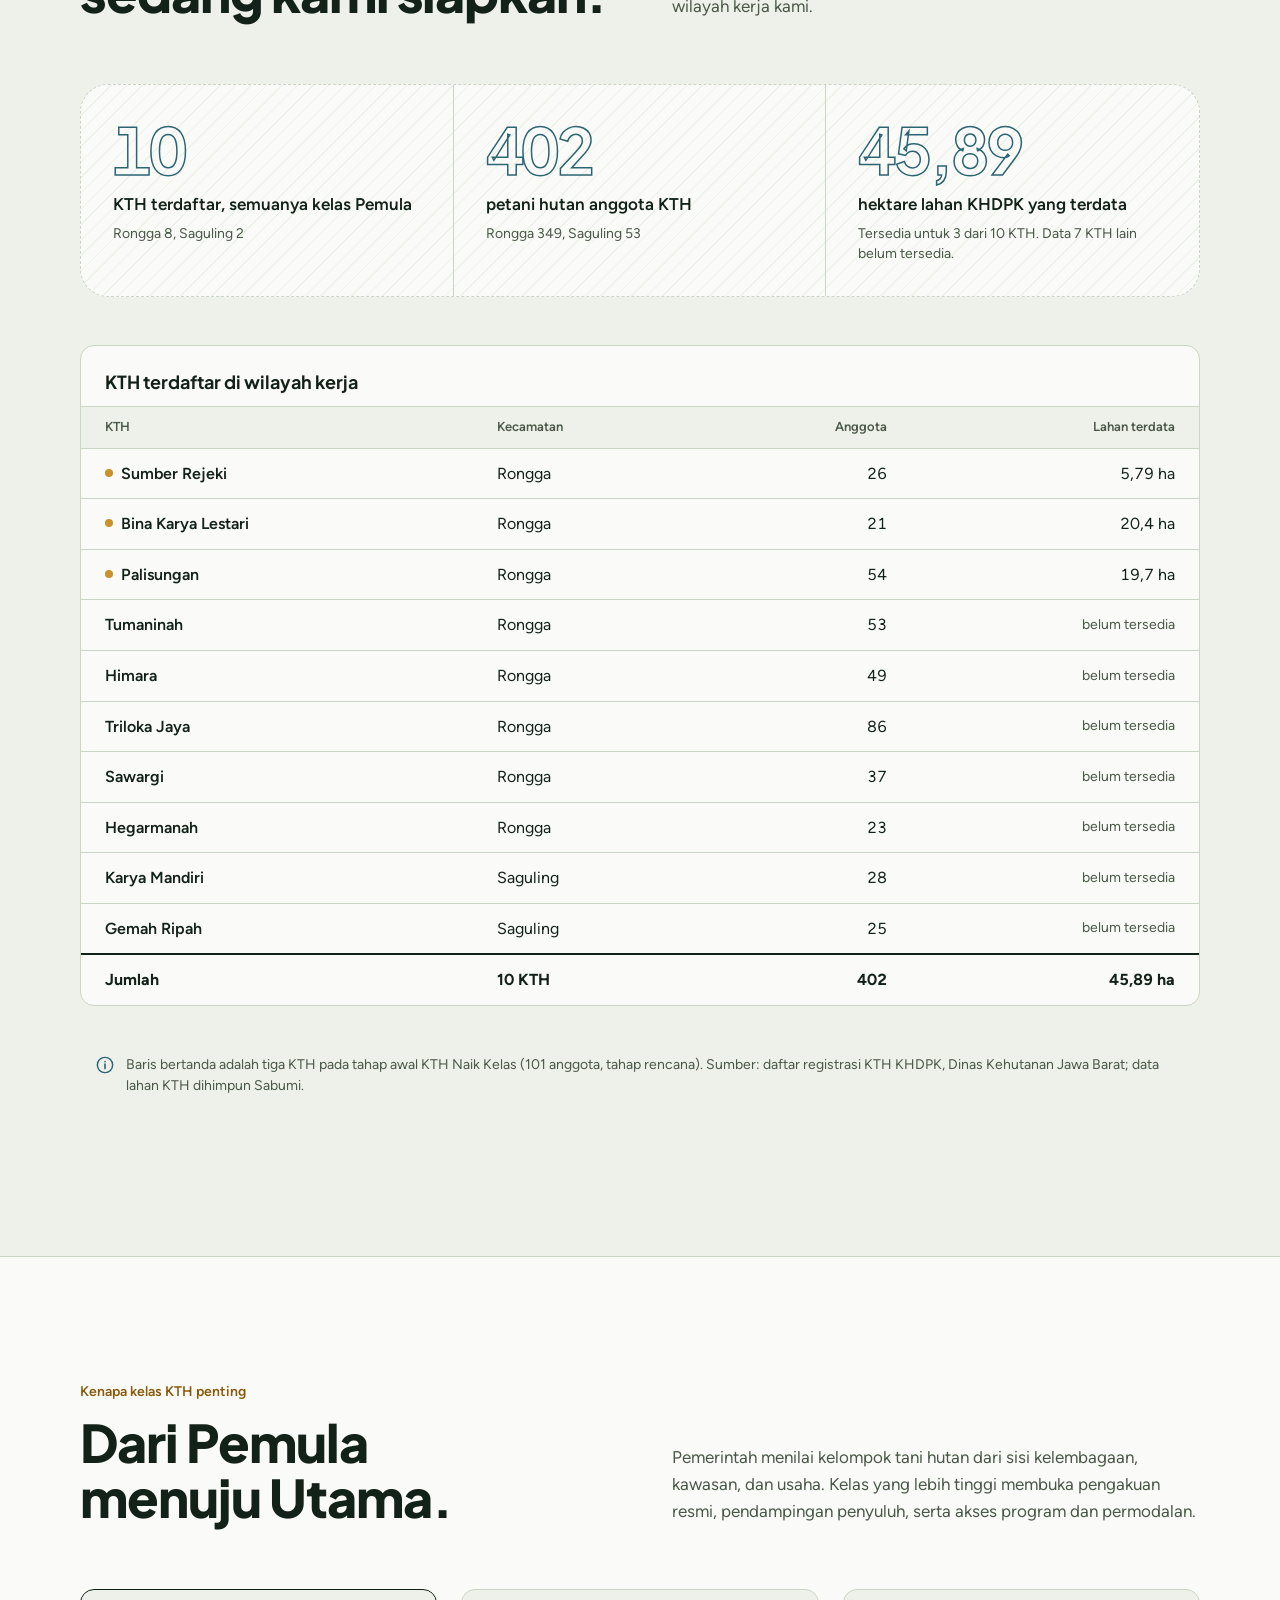
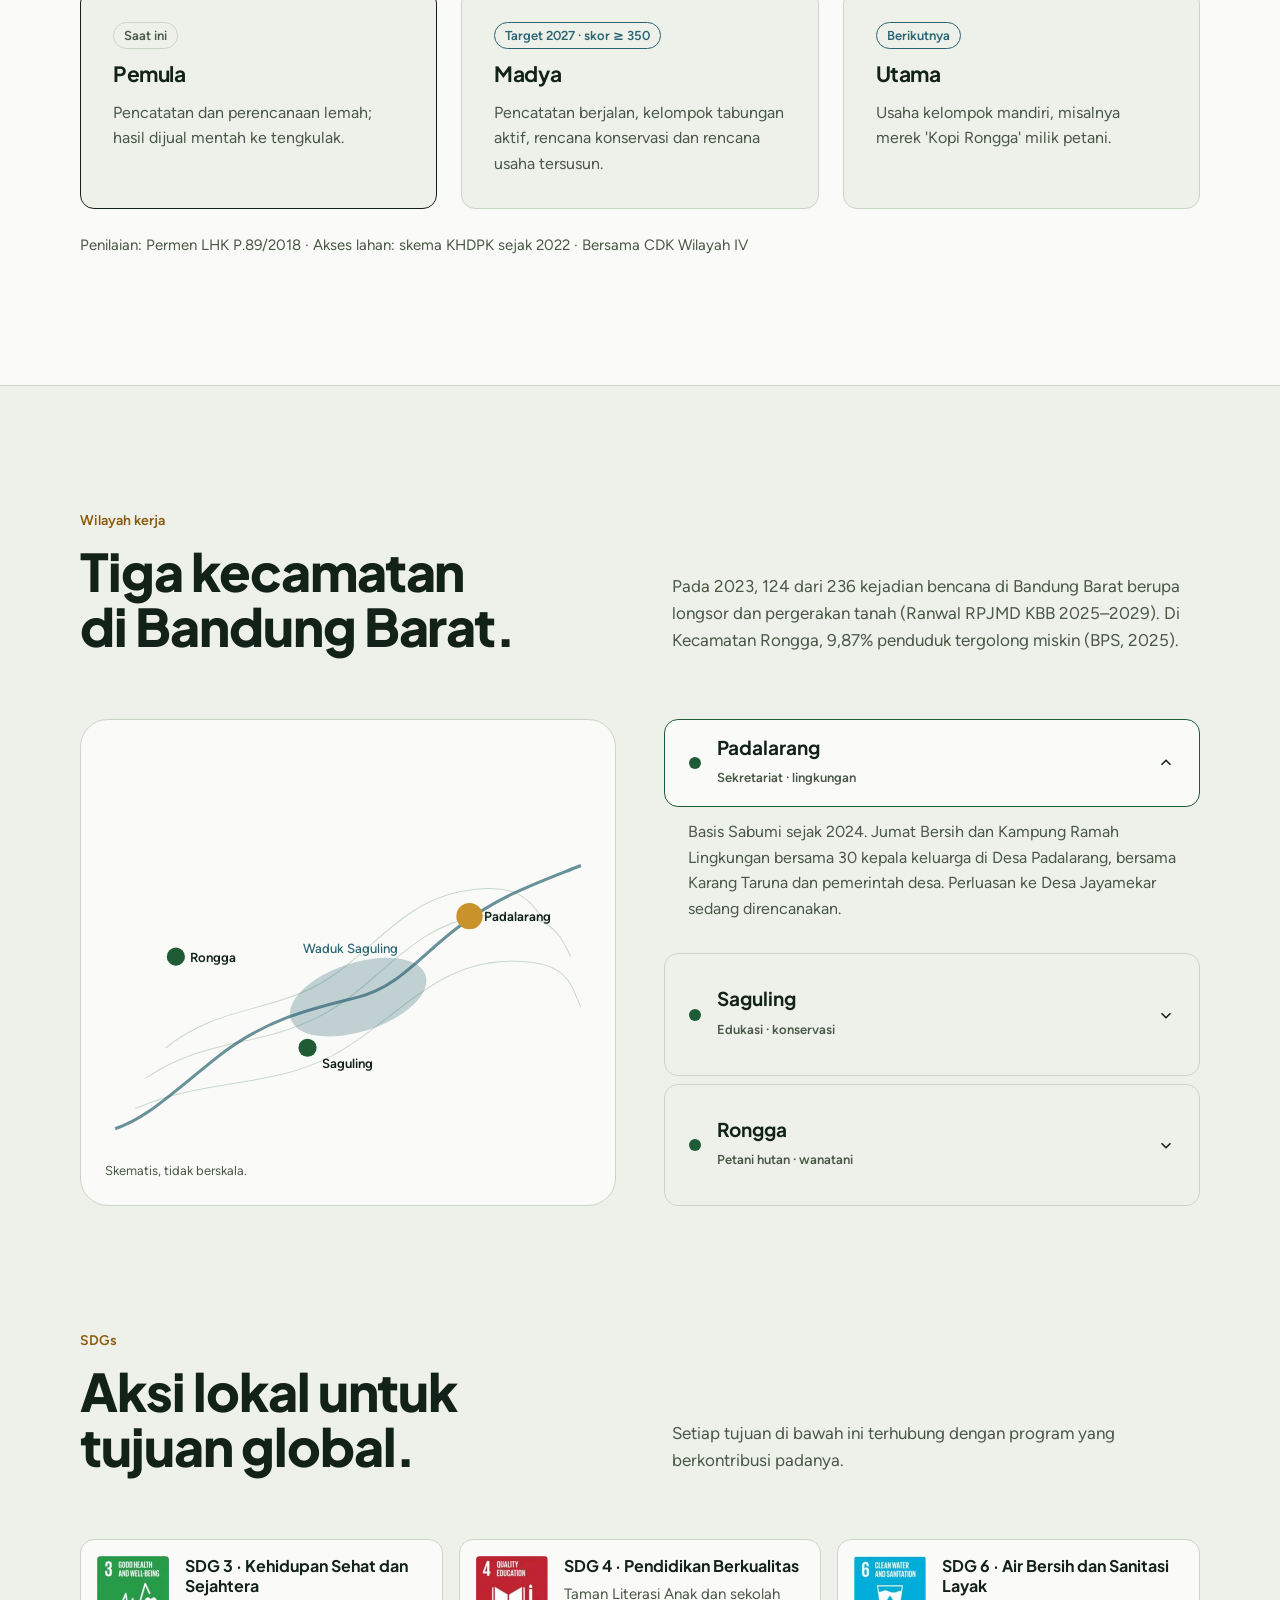
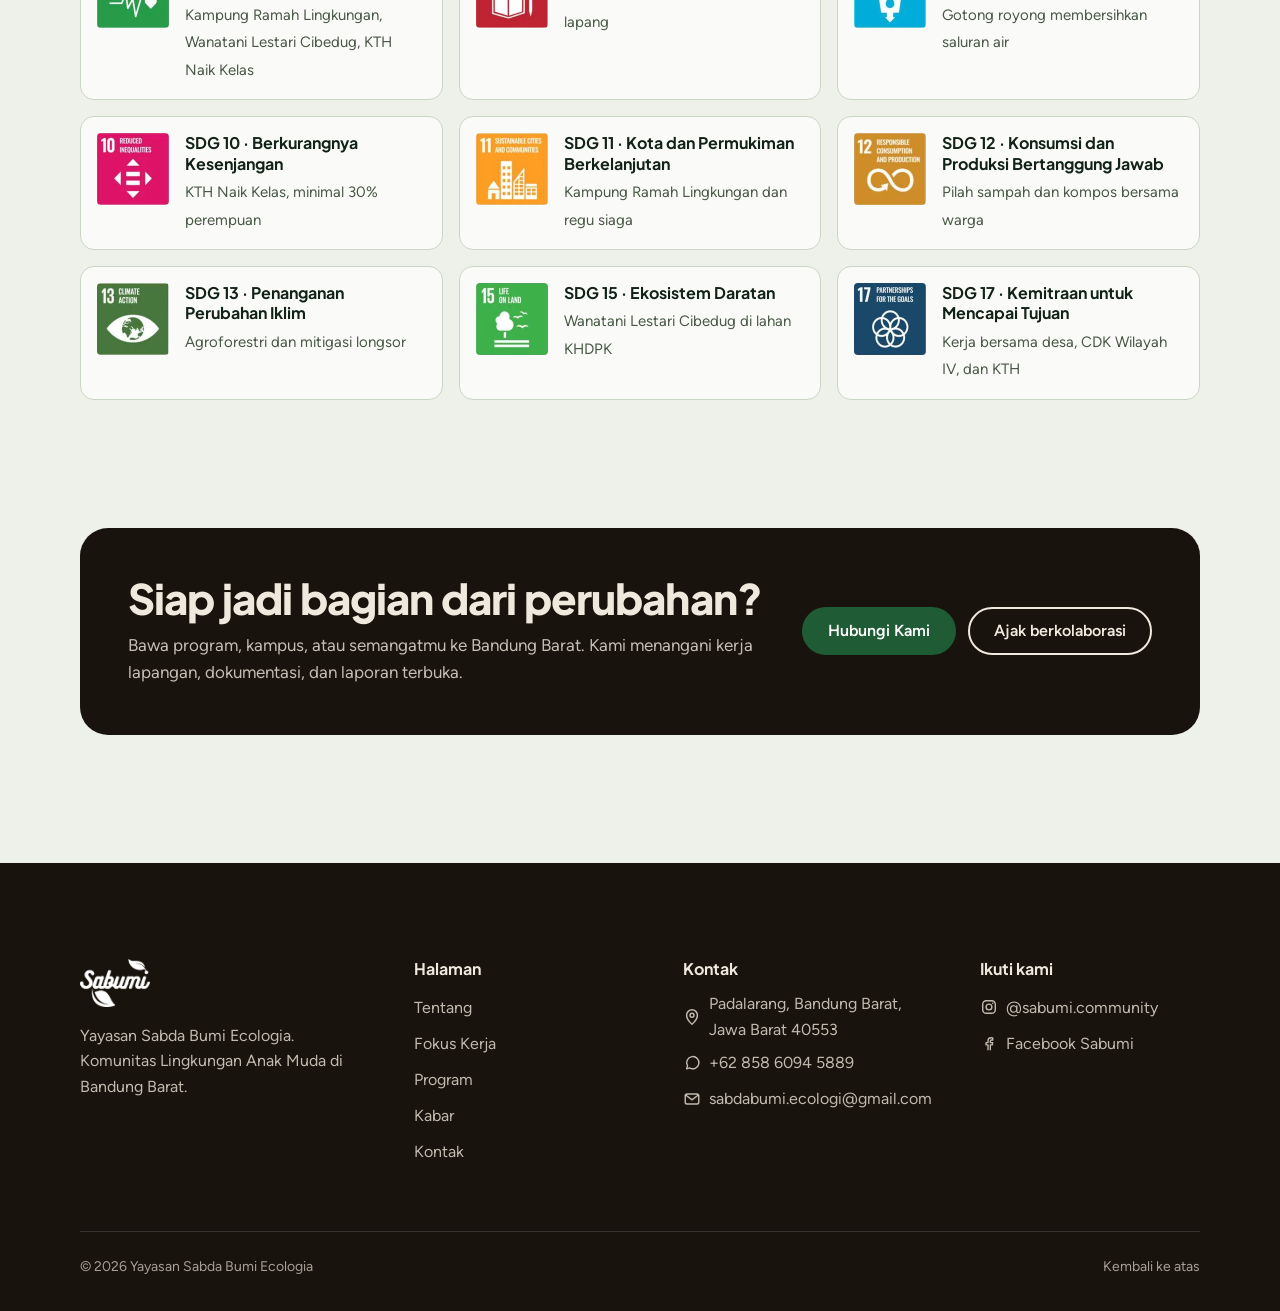
<file: program/index.html>
<!doctype html>
<html lang="id" data-title-en="Programmes · Impact and Environmental Action in West Bandung · Sabumi">
<head>
<meta charset="utf-8">
<meta name="viewport" content="width=device-width, initial-scale=1, viewport-fit=cover">
<meta name="color-scheme" content="light dark">
<script>document.documentElement.classList.add('js')</script>
<title>Program Sabumi · Capaian dan Aksi Lingkungan di Bandung Barat</title>
<meta name="description" content="Program dan capaian Sabumi 2024–2026: Kampung Ramah Lingkungan, Siaga Bencana, Taman Literasi Anak, 300 partisipan, dan KTH Naik Kelas di Bandung Barat.">
<link rel="canonical" href="https://sabumi.site/program/">
<meta property="og:type" content="website">
<meta property="og:site_name" content="Sabumi">
<meta property="og:locale" content="id_ID">
<meta property="og:locale:alternate" content="en_GB">
<meta property="og:title" content="Program Sabumi · Capaian dan Aksi Lingkungan di Bandung Barat">
<meta property="og:description" content="Program dan capaian Sabumi 2024–2026: Kampung Ramah Lingkungan, Siaga Bencana, Taman Literasi Anak, 300 partisipan, dan KTH Naik Kelas di Bandung Barat.">
<meta property="og:image" content="https://sabumi.site/img/og-sabumi.jpg">
<meta property="og:image:width" content="1200">
<meta property="og:image:height" content="630">
<meta property="og:image:alt" content="Sabumi: Bumi butuh aksi, bukan sekadar opini.">
<meta property="og:url" content="https://sabumi.site/program/">
<meta name="twitter:card" content="summary_large_image">
<meta name="theme-color" content="#1F5C35">
<link rel="icon" href="/img/favicon-64.png" sizes="64x64">
<link rel="apple-touch-icon" href="/img/apple-touch-icon.png">
<link rel="preload" href="/fonts/plus-jakarta-sans-latin-800-normal.woff2" as="font" type="font/woff2" crossorigin>
<link rel="preload" href="/fonts/figtree-latin-400-normal.woff2" as="font" type="font/woff2" crossorigin>
<link rel="stylesheet" href="/css/site.css?v=20261027b">
<script type="application/ld+json">{"@context": "https://schema.org", "@graph": [{"@type": "NGO", "@id": "https://sabumi.site/#org", "name": "Sabumi", "legalName": "Yayasan Sabda Bumi Ecologia", "alternateName": ["Sabumi Ecologi", "Sabumi Bandung Barat", "Sabda Bumi Ecologia Foundation", "Sabumi Community"], "url": "https://sabumi.site/", "logo": "https://sabumi.site/img/logo-sabumi.png", "image": "https://sabumi.site/img/og-sabumi.jpg", "slogan": "Bumi butuh aksi, bukan sekadar opini.", "description": "Komunitas Lingkungan Anak Muda di Kabupaten Bandung Barat: aksi lingkungan, konservasi, dan pemberdayaan masyarakat.", "foundingDate": "2025-03-05", "email": "sabdabumi.ecologi@gmail.com", "telephone": "+62-858-6094-5889", "address": {"@type": "PostalAddress", "addressLocality": "Padalarang", "addressRegion": "Jawa Barat", "postalCode": "40553", "addressCountry": "ID"}, "areaServed": [{"@type": "AdministrativeArea", "name": "Kabupaten Bandung Barat"}], "knowsAbout": ["gotong royong", "Kampung Ramah Lingkungan", "konservasi lahan", "perhutanan sosial", "kelompok tani hutan", "mitigasi longsor"], "sameAs": ["https://www.instagram.com/sabumi.community/", "https://www.facebook.com/profile.php?id=61565987980985"]}, {"@type": "WebSite", "@id": "https://sabumi.site/#website", "url": "https://sabumi.site/", "name": "Sabumi", "alternateName": "Sabumi Bandung Barat", "inLanguage": "id-ID", "publisher": {"@id": "https://sabumi.site/#org"}}, {"@type": "WebPage", "@id": "https://sabumi.site/program/#webpage", "url": "https://sabumi.site/program/", "name": "Program Sabumi · Capaian dan Aksi Lingkungan di Bandung Barat", "description": "Program dan capaian Sabumi 2024–2026: Kampung Ramah Lingkungan, Siaga Bencana, Taman Literasi Anak, 300 partisipan, dan KTH Naik Kelas di Bandung Barat.", "inLanguage": "id-ID", "isPartOf": {"@id": "https://sabumi.site/#website"}, "about": {"@id": "https://sabumi.site/#org"}, "primaryImageOfPage": "https://sabumi.site/img/og-sabumi.jpg"}, {"@type": "BreadcrumbList", "itemListElement": [{"@type": "ListItem", "position": 1, "name": "Beranda", "item": "https://sabumi.site/"}, {"@type": "ListItem", "position": 2, "name": "Program", "item": "https://sabumi.site/program/"}]}]}</script>
</head>
<body>
<a class="skip" href="#main" data-en="Skip to content">Lewati ke konten</a>
<header class="nav">
  <div class="wrap">
    <a class="brand" href="/" aria-label="Sabumi, beranda" data-en-label="Sabumi, home">
      <img class="logo-light" src="/img/logo-sabumi-120.webp" alt="" width="400" height="272">
      <img class="logo-dark" src="/img/logo-sabumi-white-120.webp" alt="" width="400" height="272">
    </a>
    <button class="menu-toggle" aria-expanded="false" aria-controls="menu"><span data-en="Menu">Menu</span></button>
    <ul class="menu" id="menu">
      <li><a href="/tentang/" data-en="About">Tentang</a></li>
      <li><a href="/fokus/" data-en="Focus">Fokus Kerja</a></li>
      <li><a href="/program/" aria-current="page" data-en="Programmes">Program</a></li>
      <li><a href="/kabar/" data-en="News">Kabar</a></li>
      <li><a href="/kontak/" data-en="Contact">Kontak</a></li>
    </ul>
    <div class="lang" role="group" aria-label="Bahasa" data-en-label="Language">
      <button type="button" data-lang="id" aria-pressed="true">ID</button>
      <button type="button" data-lang="en" aria-pressed="false">EN</button>
    </div>
    <a class="btn btn-primary btn-nav" href="/kontak/#relawan" data-en="Contact us">Hubungi Kami</a>
  </div>
</header>
<main id="main">
<section class="page-hero" aria-labelledby="page-title">
  <svg class="contour" aria-hidden="true" preserveAspectRatio="xMidYMid slice" data-h="700" data-cx="1320" data-cy="380" data-rings="11"></svg>
  <div class="wrap">
    <nav aria-label="Lokasi halaman" data-en-label="Breadcrumb">
      <ol class="crumbs">
        <li><a href="/" data-en="Home">Beranda</a></li>
        <li aria-current="page" data-en="Programmes">Program</li>
      </ol>
    </nav>
    <h1 id="page-title" data-en="Our programmes and their impact.">Program dan dampaknya.</h1>
    <p class="lede" data-en="What we have done, what it achieved and what we are preparing. Figures are cumulative since 2024 and every figure comes with its source.">Yang sudah kami kerjakan, hasilnya, dan yang sedang kami siapkan. Angka dihitung kumulatif sejak 2024 dan setiap angka disertai sumbernya.</p>
  </div>
</section>
<section class="sec" id="capaian" aria-labelledby="capaian-title">
  <div class="wrap">
    <div class="sec-head">
      <div>
        <span class="kicker"><span class="dot" aria-hidden="true"></span> <span data-en="Achievements, 2024–2026">Capaian 2024–2026</span></span>
        <h2 id="capaian-title" data-en="Results of activities that have taken place.">Hasil kegiatan yang sudah terlaksana.</h2>
      </div>
      <p data-en="Each figure is followed by where it comes from.">Setiap angka diikuti sumbernya.</p>
    </div>
    <div class="stats">
      <div class="stat"><span class="num">4</span><strong data-en="field activities carried out">kegiatan lapangan terlaksana</strong><span class="src" data-en="Jumat Bersih, Children's Literacy Garden, Eco-Friendly Village, Sabumi Siaga Bencana">Jumat Bersih, Taman Literasi Anak, Kampung Ramah Lingkungan, Sabumi Siaga Bencana</span></div>
      <div class="stat"><span class="num">300</span><strong data-en="participants across those four activities">partisipan dari keempat kegiatan</strong><span class="src" data-en="Attendance lists and activity reports, 2024–2026">Daftar hadir dan laporan kegiatan 2024–2026</span></div>
      <div class="stat"><span class="num">100</span><strong data-en="disaster-affected residents helped">warga terdampak bencana dibantu</strong><span class="src" data-en="Sabumi Siaga Bencana, Pasirlangu (Cisarua) January 2026, outside our working area">Sabumi Siaga Bencana, Pasirlangu (Cisarua) Januari 2026, di luar wilayah kerja</span></div>
      <div class="stat"><span class="num">30</span><strong data-en="households in the Eco-Friendly Village">kepala keluarga di Kampung Ramah Lingkungan</strong><span class="src" data-en="Padalarang programme, since 2025">Program Padalarang, sejak 2025</span></div>
      <div class="stat"><span class="num">50</span><strong data-en="Children's Literacy Garden participants">partisipan Taman Literasi Anak</strong><span class="src" data-en="Saguling Village, August 2025">Desa Saguling, Agustus 2025</span></div>
      <div class="stat"><span class="num">30</span><strong data-en="Jumat Bersih participants">partisipan Aksi Jumat Bersih</strong><span class="src" data-en="Padalarang, 2024">Padalarang, 2024</span></div>
      <div class="stat"><span class="num">9</span><strong data-en="volunteers deployed">relawan diterjunkan</strong><span class="src" data-en="Sabumi Siaga Bencana, Pasirlangu January 2026">Sabumi Siaga Bencana, Pasirlangu Januari 2026</span></div>
      <div class="stat"><span class="num">3</span><strong data-en="districts in our working area">kecamatan wilayah kerja</strong><span class="src">Padalarang, Saguling, Rongga</span></div>
      <div class="stat"><span class="num">2024</span><strong data-en="started as a community">mulai bergerak sebagai komunitas</strong><span class="src" data-en="Registered as a foundation since March 2025">Berbadan hukum sejak Maret 2025</span></div>
    </div>
    <p class="footnote" data-en="Figures for trees planted, gotong royong sessions and schools involved will be added once monitoring data is complete.">Angka pohon tertanam, kegiatan gotong royong, dan sekolah yang terlibat akan ditambahkan setelah data pemantauan lengkap.</p>
  </div>
</section>

<section class="sec alt" id="daftar-program" aria-labelledby="program-title">
  <div class="wrap">
    <div class="sec-head">
      <div>
        <span class="kicker" data-en="Programmes">Program</span>
        <h2 id="program-title" data-en="Programmes and initiatives.">Program dan inisiatif.</h2>
      </div>
      <p data-en="What is running, what is finished and what we are preparing.">Yang sedang berjalan, yang sudah selesai, dan yang sedang kami siapkan.</p>
    </div>
    <div class="filters" role="group" aria-label="Saring menurut fokus kerja" data-en-label="Filter by area of work">
      <button type="button" data-filter="semua" aria-pressed="true" data-en="All">Semua</button>
      <button type="button" data-filter="lingkungan" aria-pressed="false" data-en="Environment">Lingkungan</button>
      <button type="button" data-filter="konservasi" aria-pressed="false" data-en="Conservation">Konservasi</button>
      <button type="button" data-filter="pemberdayaan" aria-pressed="false" data-en="Empowerment">Pemberdayaan</button>
    </div>
    <p class="filter-status" id="filter-status" role="status" aria-live="polite"></p>

    <div data-group>
      <div class="group-head">
        <h2 data-en="Running and completed">Sudah dan sedang berjalan</h2>
        <span><span class="dot" aria-hidden="true"></span> <span data-en="Counted as achievements">Dihitung sebagai capaian</span></span>
      </div>
      <div class="soon">
        <article class="prog done" id="kampung-ramah-lingkungan" data-pilar="lingkungan">
          <img decoding="async" src="/img/bersih-saluran-960.webp" srcset="/img/bersih-saluran-480.webp 480w, /img/bersih-saluran-960.webp 960w, /img/bersih-saluran-1050.webp 1050w" sizes="(max-width: 760px) 92vw, (max-width: 1100px) 46vw, 380px" width="1050" height="1400" loading="lazy" alt="Warga membersihkan saluran air di Desa Padalarang" data-en-alt="Residents cleaning a drainage channel in Padalarang Village">
          <div class="prog-body">
            <span class="status" data-en="Running since 2025">Berjalan sejak 2025</span>
            <h3 data-en="Eco-Friendly Village">Kampung Ramah Lingkungan</h3>
            <p class="where" data-en="Padalarang Village, Padalarang">Desa Padalarang, Kec. Padalarang</p>
            <p data-en="A clean, green and comfortable village through regular gotong royong with residents and Karang Taruna: clearing drains, greening alleys and caring for shared spaces. Sorting waste and composting are done with residents as part of the activities.">Kampung yang bersih, hijau, dan nyaman lewat gotong royong rutin bersama warga dan Karang Taruna: membersihkan saluran air, menghijaukan gang, dan merawat ruang bersama. Pemilahan sampah dan kompos dikerjakan bersama warga sebagai bagian kegiatan.</p>
            <dl><div><dt data-en="Households">Kepala keluarga</dt><dd>30</dd></div></dl>
          </div>
        </article>
        <article class="prog done" id="sabumi-siaga-bencana" data-pilar="konservasi">
          <img src="/img/longsor-cisarua-800.webp" srcset="/img/longsor-cisarua-480.webp 480w, /img/longsor-cisarua-800.webp 800w" sizes="(max-width: 760px) 92vw, (max-width: 1100px) 46vw, 380px" width="900" height="600" loading="lazy" decoding="async" alt="Tim penyelamat menyusuri lokasi longsor di Cisarua, Bandung Barat" data-en-alt="Rescuers crossing the landslide site in Cisarua, West Bandung">
          <div class="prog-body">
            <span class="status over" data-en="Completed January 2026 · disaster response">Selesai Januari 2026 · respons bencana</span>
            <h3>Sabumi Siaga Bencana</h3>
            <p class="where" data-en="Pasirlangu Village, Cisarua · outside our working area">Desa Pasirlangu, Kec. Cisarua · di luar wilayah kerja</p>
            <p data-en="Volunteers from several communities deployed after a landslide, with the West Bandung government, to help affected residents. Sabumi Siaga Bencana responds to unexpected disasters, including outside our three working districts.">Pengerahan relawan lintas komunitas pascalongsor, bersama Pemda Bandung Barat, untuk membantu warga terdampak. Sabumi Siaga Bencana merespons bencana tak terduga, termasuk di luar tiga kecamatan wilayah kerja.</p>
            <dl><div><dt data-en="Volunteers">Relawan</dt><dd>9</dd></div><div><dt data-en="Residents helped">Warga dibantu</dt><dd>100</dd></div></dl>
          </div>
        </article>
        <article class="prog done" id="taman-literasi" data-pilar="pemberdayaan">
          <img src="/img/literasi-anak-540.webp" srcset="/img/literasi-anak-480.webp 480w, /img/literasi-anak-540.webp 540w" sizes="(max-width: 760px) 92vw, (max-width: 1100px) 46vw, 380px" width="540" height="486" loading="lazy" decoding="async" alt="Anak-anak membaca bersama di Taman Literasi Anak, Desa Saguling" data-en-alt="Children reading together at the Children's Literacy Garden, Saguling Village">
          <div class="prog-body">
            <span class="status over" data-en="Completed August 2025">Selesai Agustus 2025</span>
            <h3 data-en="Children's Literacy Garden">Taman Literasi Anak</h3>
            <p class="where" data-en="Saguling Village, Saguling">Desa Saguling, Kec. Saguling</p>
            <p data-en="Reading, playing and learning about nature for children, with the Saguling sub-district head and Karang Taruna.">Membaca, bermain, dan belajar tentang alam bagi anak-anak, bersama Camat dan Karang Taruna Saguling.</p>
            <dl><div><dt data-en="Participants">Partisipan</dt><dd>50</dd></div></dl>
          </div>
        </article>
        <article class="prog done" id="jumat-bersih" data-pilar="lingkungan">
          <img decoding="async" src="/img/jumat-bersih-960.webp" srcset="/img/jumat-bersih-480.webp 480w, /img/jumat-bersih-960.webp 960w, /img/jumat-bersih-1050.webp 1050w" sizes="(max-width: 760px) 92vw, (max-width: 1100px) 46vw, 380px" width="1050" height="1400" loading="lazy" alt="Warga membersihkan saluran air di gang kampung saat Jumat Bersih" data-en-alt="Residents clearing a drain in a village alley during Jumat Bersih">
          <div class="prog-body">
            <span class="status over" data-en="Completed 2024">Selesai 2024</span>
            <h3 data-en="Jumat Bersih solidarity clean-up">Aksi Solidaritas Jumat Bersih</h3>
            <p class="where" data-en="Al-Ikhlas Mosque, Padalarang">Masjid Al-Ikhlas, Padalarang</p>
            <p data-en="A clean-up with the mosque youth group and neighbours, Sabumi's first activity.">Kerja bakti bersama Remaja Masjid dan warga sekitar, kegiatan pertama Sabumi.</p>
            <dl><div><dt data-en="Participants">Partisipan</dt><dd>30</dd></div></dl>
          </div>
        </article>
      </div>
    </div>

    <div data-group>
      <div class="group-head">
        <h2 data-en="Being prepared">Sedang disiapkan</h2>
        <span><span class="dot open" aria-hidden="true"></span> <span data-en="Plans, not achievements">Rencana, belum capaian</span></span>
      </div>
      <div class="soon">
        <article class="prog" id="wanatani-cibedug" data-pilar="konservasi">
          <span class="status" data-en="In preparation">Dalam persiapan</span>
          <h3>Wanatani Lestari Cibedug</h3>
          <p class="where" data-en="Cibedug Village, Rongga">Desa Cibedug, Kec. Rongga</p>
          <p data-en="Rehabilitating exposed slopes through an agroforestry demo plot: five tree species, compost from garden waste, a field school and digital tree labelling.">Merehabilitasi lereng terbuka lewat demplot agroforestri: lima jenis pohon, kompos dari limbah kebun, sekolah lapang, dan pelabelan pohon digital.</p>
          <dl>
            <div><dt data-en="KTH land">Lahan KTH</dt><dd data-en="5.79 ha">5,79 ha</dd></div>
            <div><dt data-en="Demo plot">Demplot</dt><dd>1 ha</dd></div>
            <div><dt data-en="Seedlings">Bibit</dt><dd>500</dd></div>
            <div><dt data-en="Participants">Partisipan</dt><dd>30</dd></div>
          </dl>
        </article>
        <article class="prog" id="kth-naik-kelas" data-pilar="pemberdayaan">
          <span class="status plan" data-en="Planning stage">Tahap Rencana</span>
          <h3 data-en="KTH Level-Up Programme">KTH Naik Kelas</h3>
          <p class="where" data-en="Cibedug · Bojong · Cicadas, Rongga">Cibedug · Bojong · Cicadas, Kec. Rongga</p>
          <p data-en="Supporting three Beginner-level KTH to meet the Intermediate criteria through record-keeping, group savings, conservation plans and joint selling.">Mendampingi tiga KTH kelas Pemula agar memenuhi kriteria kelas Madya lewat pencatatan, kelompok tabungan, rencana konservasi, dan penjualan bersama.</p>
          <dl>
            <div><dt>KTH</dt><dd>3</dd></div>
            <div><dt data-en="Members">Anggota</dt><dd>101</dd></div>
            <div><dt data-en="Women">Perempuan</dt><dd>≥30%</dd></div>
            <div><dt data-en="Cadres">Kader</dt><dd>6</dd></div>
          </dl>
        </article>
        <article class="prog" id="sekolah-konservasi" data-pilar="konservasi">
          <span class="status plan" data-en="Proposed">Diajukan</span>
          <h3 data-en="Girimukti Land and Forest Conservation School">Sekolah Konservasi Lahan &amp; Hutan Girimukti</h3>
          <p class="where" data-en="Girimukti Village, Saguling">Desa Girimukti, Kec. Saguling</p>
          <p data-en="A 12-week field school on landslide and flash-flood mitigation for farmers and young people from farming families, ending with the formation of a response team.">Sekolah lapang 12 minggu tentang mitigasi longsor dan banjir bandang bagi petani dan pemuda keluarga petani, ditutup dengan pembentukan regu siaga.</p>
          <dl>
            <div><dt data-en="Participants">Partisipan</dt><dd>100</dd></div>
            <div><dt data-en="Farmers">Petani</dt><dd>70</dd></div>
            <div><dt data-en="Youth">Pemuda</dt><dd>30</dd></div>
          </dl>
        </article>
        <article class="prog" id="kampung-edukasi" data-pilar="lingkungan">
          <span class="status" data-en="In stages">Bertahap</span>
          <h3 data-en="Environmental Education Village">Kampung Edukasi Lingkungan</h3>
          <p class="where">Padalarang → Jayamekar</p>
          <p data-en="Growing the Eco-Friendly Village step by step into a shared learning space for schools and youth groups.">Mengembangkan Kampung Ramah Lingkungan secara bertahap menjadi ruang belajar bersama sekolah dan kelompok pemuda.</p>
          <ol class="stages">
            <li class="now"><div><strong data-en="Padalarang pilot">Percontohan Padalarang</strong><span data-en="Now: 30 households, regular gotong royong">Kini: 30 kepala keluarga, gotong royong rutin</span></div></li>
            <li><div><strong data-en="Extension to Jayamekar">Perluasan ke Jayamekar</strong><span data-en="Next: replicating the model in a second village">Berikutnya: mereplikasi model di desa kedua</span></div></li>
            <li><div><strong data-en="30 schools and 5 village youth groups">30 sekolah dan 5 Karang Taruna desa</strong><span data-en="The village becomes a learning space">Kampung menjadi ruang belajar</span></div></li>
          </ol>
        </article>
      </div>
    </div>
  </div>
</section>

<section class="sec" id="potensi" aria-labelledby="potensi-title">
  <div class="wrap">
    <div class="sec-head">
      <div>
        <span class="kicker"><span class="dot open" aria-hidden="true"></span> <span data-en="Empowerment potential">Potensi pemberdayaan</span></span>
        <h2 id="potensi-title" data-en="The reach we are preparing for.">Jangkauan yang sedang kami siapkan.</h2>
      </div>
      <p data-en="Potential, not achievement: these are groups and land registered in our working area.">Potensi, bukan capaian: ini adalah kelompok dan lahan terdaftar di wilayah kerja kami.</p>
    </div>
    <div class="stats potensi">
      <div class="stat"><span class="num">10</span><strong data-en="registered KTH, all at Beginner level">KTH terdaftar, semuanya kelas Pemula</strong><span class="src" data-en="Rongga 8, Saguling 2">Rongga 8, Saguling 2</span></div>
      <div class="stat"><span class="num">402</span><strong data-en="forest farmers who are KTH members">petani hutan anggota KTH</strong><span class="src" data-en="Rongga 349, Saguling 53">Rongga 349, Saguling 53</span></div>
      <div class="stat"><span class="num" data-en="45.89">45,89</span><strong data-en="hectares of KHDPK land on record">hektare lahan KHDPK yang terdata</strong><span class="src" data-en="Available for 3 of the 10 KTH. Data for the other 7 is not yet available.">Tersedia untuk 3 dari 10 KTH. Data 7 KTH lain belum tersedia.</span></div>
    </div>

    <div class="table-wrap" role="region" aria-labelledby="kth-cap" tabindex="0">
      <table class="kth">
        <caption id="kth-cap" data-en="Registered KTH in our working area">KTH terdaftar di wilayah kerja</caption>
        <thead><tr><th scope="col">KTH</th><th scope="col" data-en="District">Kecamatan</th><th scope="col" class="n" data-en="Members">Anggota</th><th scope="col" class="n" data-en="Land on record">Lahan terdata</th></tr></thead>
        <tbody>
          <tr class="hl"><th scope="row">Sumber Rejeki</th><td>Rongga</td><td class="n">26</td><td class="n" data-en="5.79 ha">5,79 ha</td></tr>
          <tr class="hl"><th scope="row">Bina Karya Lestari</th><td>Rongga</td><td class="n">21</td><td class="n" data-en="20.4 ha">20,4 ha</td></tr>
          <tr class="hl"><th scope="row">Palisungan</th><td>Rongga</td><td class="n">54</td><td class="n" data-en="19.7 ha">19,7 ha</td></tr>
          <tr><th scope="row">Tumaninah</th><td>Rongga</td><td class="n">53</td><td class="n na" data-en="not yet available">belum tersedia</td></tr>
          <tr><th scope="row">Himara</th><td>Rongga</td><td class="n">49</td><td class="n na" data-en="not yet available">belum tersedia</td></tr>
          <tr><th scope="row">Triloka Jaya</th><td>Rongga</td><td class="n">86</td><td class="n na" data-en="not yet available">belum tersedia</td></tr>
          <tr><th scope="row">Sawargi</th><td>Rongga</td><td class="n">37</td><td class="n na" data-en="not yet available">belum tersedia</td></tr>
          <tr><th scope="row">Hegarmanah</th><td>Rongga</td><td class="n">23</td><td class="n na" data-en="not yet available">belum tersedia</td></tr>
          <tr><th scope="row">Karya Mandiri</th><td>Saguling</td><td class="n">28</td><td class="n na" data-en="not yet available">belum tersedia</td></tr>
          <tr><th scope="row">Gemah Ripah</th><td>Saguling</td><td class="n">25</td><td class="n na" data-en="not yet available">belum tersedia</td></tr>
        </tbody>
        <tfoot><tr><th scope="row" data-en="Total">Jumlah</th><td>10 KTH</td><td class="n">402</td><td class="n" data-en="45.89 ha">45,89 ha</td></tr></tfoot>
      </table>
    </div>
    <p class="note">
      <svg viewBox="0 0 20 20" aria-hidden="true"><circle cx="10" cy="10" r="8.5" fill="none" stroke="currentColor" stroke-width="1.6"/><path d="M10 9v5M10 6.2v.1" stroke="currentColor" stroke-width="1.8" stroke-linecap="round"/></svg>
      <span data-en="Highlighted rows are the three KTH in the first stage of the KTH Level-Up Programme (101 members, planning stage). Source: KTH KHDPK registration list, West Java Forestry Service; KTH land data compiled by Sabumi.">Baris bertanda adalah tiga KTH pada tahap awal KTH Naik Kelas (101 anggota, tahap rencana). Sumber: daftar registrasi KTH KHDPK, Dinas Kehutanan Jawa Barat; data lahan KTH dihimpun Sabumi.</span>
    </p>
  </div>
</section>

<section class="sec alt" aria-labelledby="kelas-title">
  <div class="wrap">
    <div class="sec-head">
      <div>
        <span class="kicker" data-en="Why KTH levels matter">Kenapa kelas KTH penting</span>
        <h2 id="kelas-title" data-en="From Beginner to Advanced.">Dari Pemula menuju Utama.</h2>
      </div>
      <p data-en="The government assesses forest farmer groups on their organisation, land and business. A higher level brings official recognition, extension support and access to programmes and capital.">Pemerintah menilai kelompok tani hutan dari sisi kelembagaan, kawasan, dan usaha. Kelas yang lebih tinggi membuka pengakuan resmi, pendampingan penyuluh, serta akses program dan permodalan.</p>
    </div>
    <ol class="tiers">
      <li><span class="status over" data-en="Now">Saat ini</span><h3 data-en="Beginner">Pemula</h3><p data-en="Weak record-keeping and planning; produce is sold raw to middlemen.">Pencatatan dan perencanaan lemah; hasil dijual mentah ke tengkulak.</p></li>
      <li><span class="status plan" data-en="Target 2027 · score ≥ 350">Target 2027 · skor ≥ 350</span><h3 data-en="Intermediate">Madya</h3><p data-en="Record-keeping in place, active group savings, conservation and business plans written.">Pencatatan berjalan, kelompok tabungan aktif, rencana konservasi dan rencana usaha tersusun.</p></li>
      <li><span class="status plan" data-en="Next">Berikutnya</span><h3 data-en="Advanced">Utama</h3><p data-en="Independent group businesses, for example a 'Kopi Rongga' brand owned by the farmers.">Usaha kelompok mandiri, misalnya merek 'Kopi Rongga' milik petani.</p></li>
    </ol>
    <p class="footnote" data-en="Assessment: Ministerial Regulation P.89/2018 · Land access: KHDPK scheme since 2022 · With CDK Region IV">Penilaian: Permen LHK P.89/2018 · Akses lahan: skema KHDPK sejak 2022 · Bersama CDK Wilayah IV</p>
  </div>
</section>

<section class="sec" id="wilayah" aria-labelledby="wilayah-title">
  <div class="wrap">
    <div class="sec-head">
      <div>
        <span class="kicker" data-en="Where we work">Wilayah kerja</span>
        <h2 id="wilayah-title" data-en="Three districts of West Bandung.">Tiga kecamatan di Bandung Barat.</h2>
      </div>
      <p data-en="In 2023, 124 of the 236 disaster events in West Bandung were landslides and ground movement (RPJMD KBB 2025–2029 draft). In Rongga, 9.87% of residents live in poverty (BPS, 2025).">Pada 2023, 124 dari 236 kejadian bencana di Bandung Barat berupa longsor dan pergerakan tanah (Ranwal RPJMD KBB 2025–2029). Di Kecamatan Rongga, 9,87% penduduk tergolong miskin (BPS, 2025).</p>
    </div>
    <div class="region">
      <div class="region-map">
        <svg viewBox="0 0 480 400" role="img" aria-labelledby="map-t">
          <title id="map-t" data-en="Schematic map of Sabumi's three working districts">Peta skematis tiga kecamatan wilayah kerja Sabumi</title>
          <path class="map-contour" d="M40 330c60-40 110-30 170-60s90-90 160-100 80 20 90 40"/>
          <path class="map-contour" d="M30 360c70-30 130-20 190-50s100-90 170-95 70 25 80 45"/>
          <path class="map-contour" d="M60 300c50-40 100-35 150-62s80-80 140-92 70 10 85 30"/>
          <ellipse class="map-lake" cx="250" cy="250" rx="70" ry="34" transform="rotate(-18 250 250)"/>
          <path class="map-river" d="M470 120c-50 20-80 30-120 60s-60 60-100 70-90 20-140 60-70 60-100 70"/>
          <text class="map-label" x="196" y="206" style="font-weight:500;fill:var(--citarum)" data-en="Saguling Reservoir">Waduk Saguling</text>
          <g data-k="padalarang"><circle class="map-dot" cx="360" cy="170" r="9"/><text class="map-label" x="374" y="175">Padalarang</text></g>
          <g data-k="saguling"><circle class="map-dot" cx="200" cy="300" r="9"/><text class="map-label" x="214" y="320">Saguling</text></g>
          <g data-k="rongga"><circle class="map-dot" cx="70" cy="210" r="9"/><text class="map-label" x="84" y="215">Rongga</text></g>        </svg>
        <p class="src" data-en="Schematic, not to scale.">Skematis, tidak berskala.</p>
      </div>
      <div>
      <ul class="kec">
        <li>
          <button aria-expanded="true" aria-controls="k-padalarang" data-k="padalarang">
            <span class="pin" aria-hidden="true"></span>
            <span><span class="kname">Padalarang</span><br><span class="ktag" data-en="Secretariat · environment">Sekretariat · lingkungan</span></span>
            <svg class="chev" viewBox="0 0 20 20" aria-hidden="true"><path d="m5 8 5 5 5-5" fill="none" stroke="currentColor" stroke-width="1.8"/></svg>
          </button>
          <div class="panel" id="k-padalarang"><p data-en="Sabumi's base since 2024. Jumat Bersih and the Eco-Friendly Village with 30 households in Padalarang Village, with Karang Taruna and the village government. Expansion to Jayamekar Village is planned.">Basis Sabumi sejak 2024. Jumat Bersih dan Kampung Ramah Lingkungan bersama 30 kepala keluarga di Desa Padalarang, bersama Karang Taruna dan pemerintah desa. Perluasan ke Desa Jayamekar sedang direncanakan.</p></div>
        </li>
        <li>
          <button aria-expanded="false" aria-controls="k-saguling" data-k="saguling">
            <span class="pin" aria-hidden="true"></span>
            <span><span class="kname">Saguling</span><br><span class="ktag" data-en="Education · conservation">Edukasi · konservasi</span></span>
            <svg class="chev" viewBox="0 0 20 20" aria-hidden="true"><path d="m5 8 5 5 5-5" fill="none" stroke="currentColor" stroke-width="1.8"/></svg>
          </button>
          <div class="panel" id="k-saguling" hidden><p data-en="Children's Literacy Garden in Saguling Village (August 2025). Two registered KTH with 53 members. The Girimukti Conservation School has been proposed.">Taman Literasi Anak di Desa Saguling (Agustus 2025). Dua KTH terdaftar dengan 53 anggota. Sekolah Konservasi Girimukti sedang diajukan.</p></div>
        </li>
        <li>
          <button aria-expanded="false" aria-controls="k-rongga" data-k="rongga">
            <span class="pin" aria-hidden="true"></span>
            <span><span class="kname">Rongga</span><br><span class="ktag" data-en="Forest farmers · agroforestry">Petani hutan · wanatani</span></span>
            <svg class="chev" viewBox="0 0 20 20" aria-hidden="true"><path d="m5 8 5 5 5-5" fill="none" stroke="currentColor" stroke-width="1.8"/></svg>
          </button>
          <div class="panel" id="k-rongga" hidden><p data-en="Eight registered KTH with 349 members in the upper Citarum watershed. Being prepared: Wanatani Lestari Cibedug and the KTH Level-Up Programme, with CDK Region IV.">Delapan KTH terdaftar dengan 349 anggota di hulu DAS Citarum. Sedang disiapkan: Wanatani Lestari Cibedug dan KTH Naik Kelas, bersama CDK Wilayah IV.</p></div>
        </li>
      </ul>
      </div>
    </div>

  </div>
</section>

<section class="sec" id="sdgs" aria-labelledby="sdg-title">
  <div class="wrap">
    <div class="sec-head">
      <div>
        <span class="kicker">SDGs</span>
        <h2 id="sdg-title" data-en="Local action for global goals.">Aksi lokal untuk tujuan global.</h2>
      </div>
      <p data-en="Each goal below is linked to the programmes that contribute to it.">Setiap tujuan di bawah ini terhubung dengan program yang berkontribusi padanya.</p>
    </div>
    <ul class="sdg-list">
      <li><img decoding="async" src="/img/sdg-3.webp" width="160" height="160" loading="lazy" alt=""><div><strong data-en="SDG 3 · Good Health and Well-being">SDG 3 · Kehidupan Sehat dan Sejahtera</strong><span data-en="Eco-Friendly Village, Wanatani Lestari Cibedug, KTH Level-Up Programme">Kampung Ramah Lingkungan, Wanatani Lestari Cibedug, KTH Naik Kelas</span></div></li>
      <li><img decoding="async" src="/img/sdg-4.webp" width="160" height="160" loading="lazy" alt=""><div><strong data-en="SDG 4 · Quality Education">SDG 4 · Pendidikan Berkualitas</strong><span data-en="Children's Literacy Garden and field schools">Taman Literasi Anak dan sekolah lapang</span></div></li>
      <li><img decoding="async" src="/img/sdg-6.webp" width="160" height="160" loading="lazy" alt=""><div><strong data-en="SDG 6 · Clean Water and Sanitation">SDG 6 · Air Bersih dan Sanitasi Layak</strong><span data-en="Gotong royong to clean drains">Gotong royong membersihkan saluran air</span></div></li>
      <li><img decoding="async" src="/img/sdg-10.webp" width="160" height="160" loading="lazy" alt=""><div><strong data-en="SDG 10 · Reduced Inequalities">SDG 10 · Berkurangnya Kesenjangan</strong><span data-en="KTH Level-Up Programme, at least 30% women">KTH Naik Kelas, minimal 30% perempuan</span></div></li>
      <li><img decoding="async" src="/img/sdg-11.webp" width="160" height="160" loading="lazy" alt=""><div><strong data-en="SDG 11 · Sustainable Cities and Communities">SDG 11 · Kota dan Permukiman Berkelanjutan</strong><span data-en="Eco-Friendly Village and response teams">Kampung Ramah Lingkungan dan regu siaga</span></div></li>
      <li><img decoding="async" src="/img/sdg-12.webp" width="160" height="160" loading="lazy" alt=""><div><strong data-en="SDG 12 · Responsible Consumption and Production">SDG 12 · Konsumsi dan Produksi Bertanggung Jawab</strong><span data-en="Sorting waste and composting with residents">Pilah sampah dan kompos bersama warga</span></div></li>
      <li><img decoding="async" src="/img/sdg-13.webp" width="160" height="160" loading="lazy" alt=""><div><strong data-en="SDG 13 · Climate Action">SDG 13 · Penanganan Perubahan Iklim</strong><span data-en="Agroforestry and landslide mitigation">Agroforestri dan mitigasi longsor</span></div></li>
      <li><img decoding="async" src="/img/sdg-15.webp" width="160" height="160" loading="lazy" alt=""><div><strong data-en="SDG 15 · Life on Land">SDG 15 · Ekosistem Daratan</strong><span data-en="Wanatani Lestari Cibedug on KHDPK land">Wanatani Lestari Cibedug di lahan KHDPK</span></div></li>
      <li><img decoding="async" src="/img/sdg-17.webp" width="160" height="160" loading="lazy" alt=""><div><strong data-en="SDG 17 · Partnerships for the Goals">SDG 17 · Kemitraan untuk Mencapai Tujuan</strong><span data-en="Working with villages, CDK Region IV and KTH">Kerja bersama desa, CDK Wilayah IV, dan KTH</span></div></li>
    </ul>
  </div>
</section>

<section class="sec" aria-labelledby="cta-title">
  <div class="wrap">
    <div class="cta-band">
      <div>
        <h2 id="cta-title" data-en="Ready to be part of the change?">Siap jadi bagian dari perubahan?</h2>
        <p data-en="Bring your programme, campus or energy to West Bandung. We handle fieldwork, documentation and open reporting.">Bawa program, kampus, atau semangatmu ke Bandung Barat. Kami menangani kerja lapangan, dokumentasi, dan laporan terbuka.</p>
      </div>
      <div class="actions">
        <a class="btn btn-primary" href="/kontak/#relawan" data-en="Contact us">Hubungi Kami</a>
        <a class="btn btn-ghost" href="/kontak/#kerja-sama" data-en="Partner with us">Ajak berkolaborasi</a>
      </div>
    </div>
  </div>
</section>


</main>
<footer>
  <div class="wrap">
    <div class="foot">
      <div>
        <img src="/img/logo-sabumi-white-160.webp" width="400" height="272" alt="Sabumi" loading="lazy">
        <p data-en="Sabda Bumi Ecologia Foundation. A Youth Led Environmental Organization in West Bandung.">Yayasan Sabda Bumi Ecologia. Komunitas Lingkungan Anak Muda di Bandung Barat.</p>
      </div>
      <nav aria-labelledby="foot-pages">
        <h2 id="foot-pages" data-en="Pages">Halaman</h2>
        <ul>
          <li><a href="/tentang/" data-en="About">Tentang</a></li>
          <li><a href="/fokus/" data-en="Focus">Fokus Kerja</a></li>
          <li><a href="/program/" data-en="Programmes">Program</a></li>
          <li><a href="/kabar/" data-en="News">Kabar</a></li>
          <li><a href="/kontak/" data-en="Contact">Kontak</a></li>
        </ul>
      </nav>
      <div>
        <h2 data-en="Contact">Kontak</h2>
        <ul>
          <li><a href="https://maps.app.goo.gl/4FzKgbnyAAD7nmzS9" target="_blank" rel="noopener"><svg viewBox="0 0 20 20" aria-hidden="true"><path d="M10 18s6-5.2 6-10A6 6 0 0 0 4 8c0 4.8 6 10 6 10Z" fill="none" stroke="currentColor" stroke-width="1.6"/><circle cx="10" cy="8" r="2.2" fill="none" stroke="currentColor" stroke-width="1.6"/></svg><span data-en="Padalarang, West Bandung, West Java 40553">Padalarang, Bandung Barat, Jawa Barat 40553</span></a></li>
          <li><a href="https://wa.me/6285860945889" target="_blank" rel="noopener"><svg viewBox="0 0 20 20" aria-hidden="true"><path d="M4 16.5 5 13a6.8 6.8 0 1 1 2.3 2.4L4 16.5Z" fill="none" stroke="currentColor" stroke-width="1.6" stroke-linejoin="round"/></svg>+62 858 6094 5889</a></li>
          <li><a href="https://mail.google.com/mail/?view=cm&amp;fs=1&amp;to=sabdabumi.ecologi@gmail.com" target="_blank" rel="noopener"><svg viewBox="0 0 20 20" aria-hidden="true"><rect x="2.5" y="4.5" width="15" height="11" rx="2" fill="none" stroke="currentColor" stroke-width="1.6"/><path d="m3 5.5 7 5.5 7-5.5" fill="none" stroke="currentColor" stroke-width="1.6"/></svg>sabdabumi.ecologi@gmail.com</a></li>
        </ul>
      </div>
      <div>
        <h2 data-en="Follow us">Ikuti kami</h2>
        <ul>
          <li><a href="https://www.instagram.com/sabumi.community/" target="_blank" rel="noopener"><svg viewBox="0 0 20 20" aria-hidden="true"><rect x="3" y="3" width="14" height="14" rx="4" fill="none" stroke="currentColor" stroke-width="1.6"/><circle cx="10" cy="10" r="3.2" fill="none" stroke="currentColor" stroke-width="1.6"/><circle cx="14.2" cy="5.8" r=".9" fill="currentColor"/></svg>@sabumi.community</a></li>
          <li><a href="https://www.facebook.com/profile.php?id=61565987980985" target="_blank" rel="noopener"><svg viewBox="0 0 20 20" aria-hidden="true"><path d="M11.5 17v-6h2.2l.4-2.6h-2.6V6.8c0-.8.3-1.3 1.4-1.3h1.3V3.2a17 17 0 0 0-2-.1c-2 0-3.3 1.2-3.3 3.4v1.9H6.7V11h2.2v6" fill="none" stroke="currentColor" stroke-width="1.5" stroke-linejoin="round"/></svg>Facebook Sabumi</a></li>
        </ul>
      </div>
    </div>
    <div class="legal">
      <span>© 2026 Yayasan Sabda Bumi Ecologia</span>
      <a href="#main" data-en="Back to top">Kembali ke atas</a>
    </div>
  </div>
</footer>

<div class="dock" role="region" aria-label="Aksi cepat" data-en-label="Quick actions">
  <a class="btn btn-primary" href="/kontak/#relawan" data-en="Contact us">Hubungi Kami</a>
  <a class="btn btn-wa" href="https://wa.me/6285860945889" target="_blank" rel="noopener" aria-label="WhatsApp Sabumi"><svg viewBox="0 0 20 20" aria-hidden="true"><path d="M4 16.5 5 13a6.8 6.8 0 1 1 2.3 2.4L4 16.5Z" fill="none" stroke="currentColor" stroke-width="1.6" stroke-linejoin="round"/></svg></a>
</div>
<script src="/js/site.js?v=20261021h"></script>
</body>
</html>
</file>
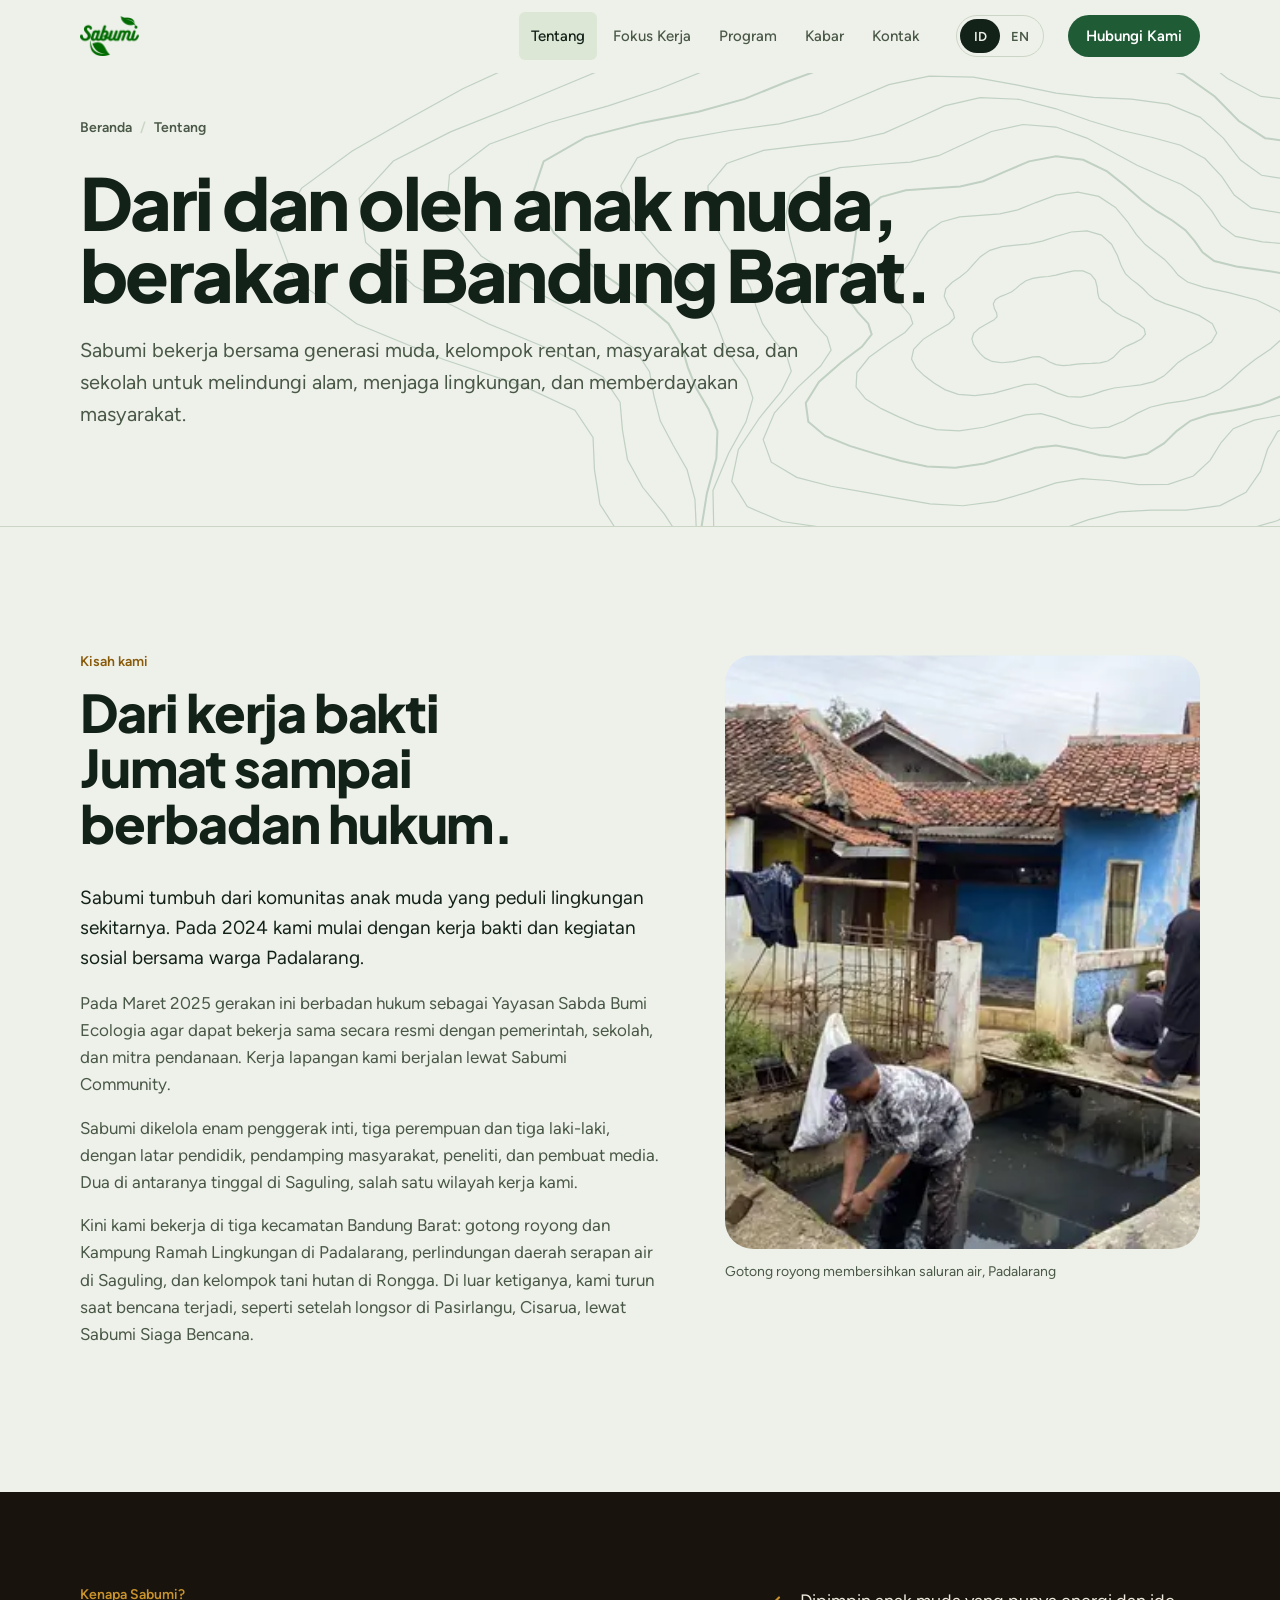
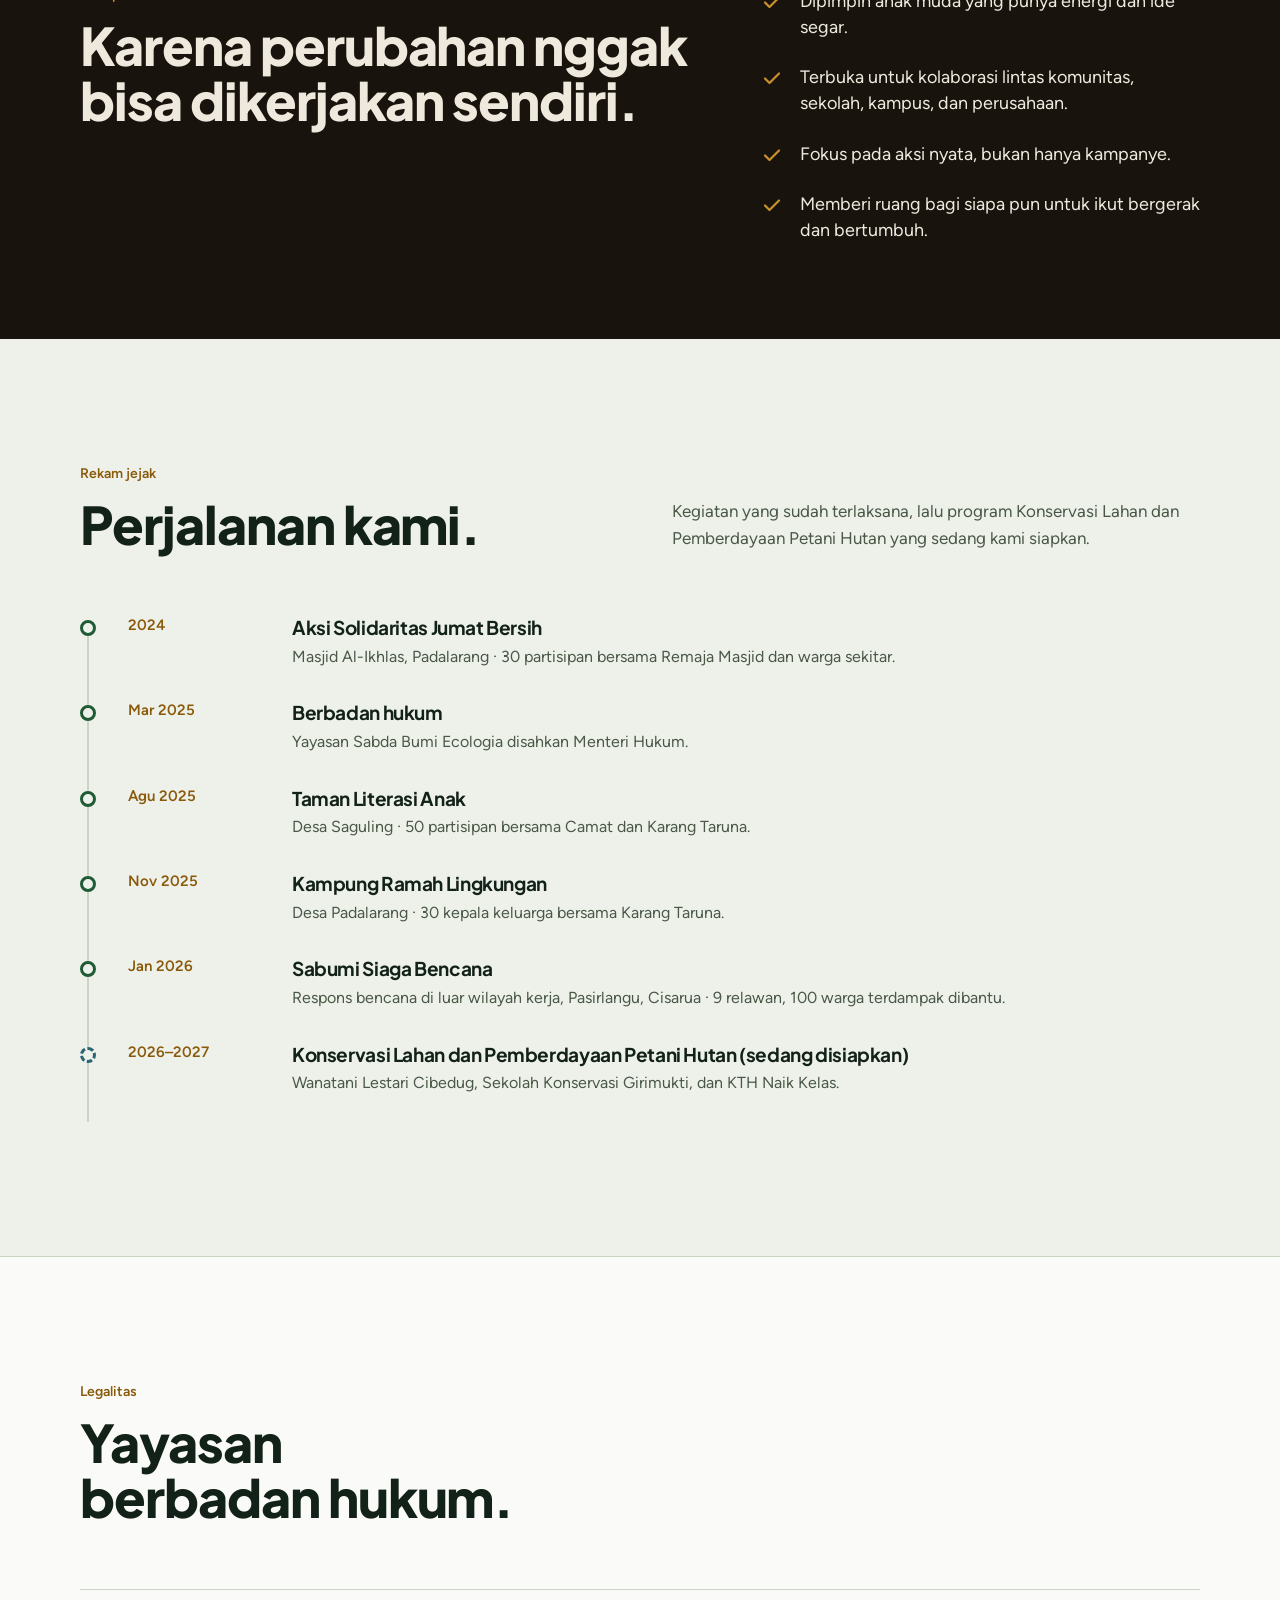
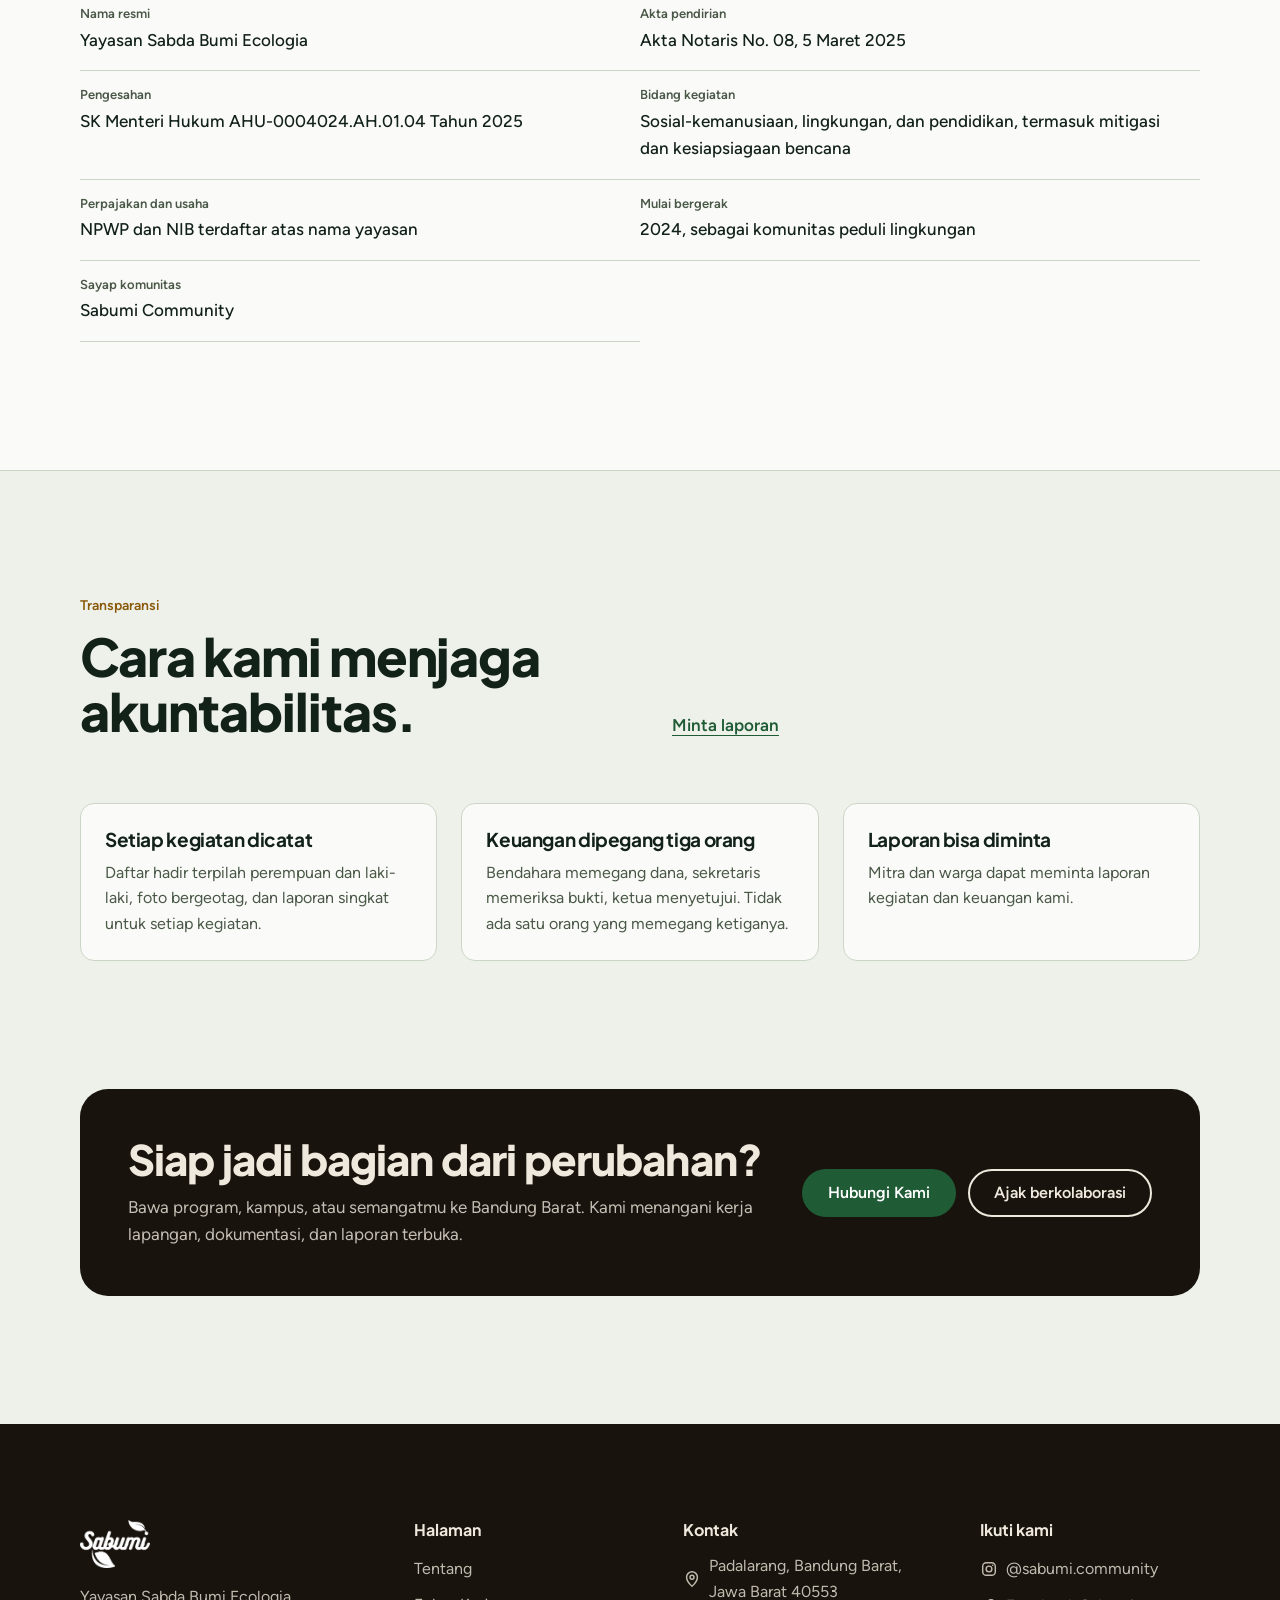
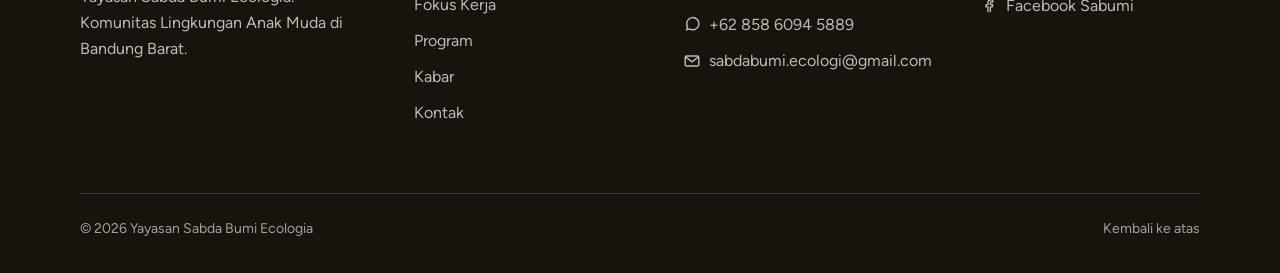
<file: tentang/index.html>
<!doctype html>
<html lang="id" data-title-en="About Sabumi · Sabda Bumi Ecologia Foundation, Padalarang">
<head>
<meta charset="utf-8">
<meta name="viewport" content="width=device-width, initial-scale=1, viewport-fit=cover">
<meta name="color-scheme" content="light dark">
<script>document.documentElement.classList.add('js')</script>
<title>Tentang Sabumi · Yayasan Sabda Bumi Ecologia, Padalarang</title>
<meta name="description" content="Kisah Sabumi: komunitas anak muda Padalarang yang bergerak untuk lingkungan sejak 2024 dan berbadan hukum sebagai Yayasan Sabda Bumi Ecologia sejak 2025.">
<link rel="canonical" href="https://sabumi.site/tentang/">
<meta property="og:type" content="website">
<meta property="og:site_name" content="Sabumi">
<meta property="og:locale" content="id_ID">
<meta property="og:locale:alternate" content="en_GB">
<meta property="og:title" content="Tentang Sabumi · Yayasan Sabda Bumi Ecologia, Padalarang">
<meta property="og:description" content="Kisah Sabumi: komunitas anak muda Padalarang yang bergerak untuk lingkungan sejak 2024 dan berbadan hukum sebagai Yayasan Sabda Bumi Ecologia sejak 2025.">
<meta property="og:image" content="https://sabumi.site/img/og-sabumi.jpg">
<meta property="og:image:width" content="1200">
<meta property="og:image:height" content="630">
<meta property="og:image:alt" content="Sabumi: Bumi butuh aksi, bukan sekadar opini.">
<meta property="og:url" content="https://sabumi.site/tentang/">
<meta name="twitter:card" content="summary_large_image">
<meta name="theme-color" content="#1F5C35">
<link rel="icon" href="/img/favicon-64.png" sizes="64x64">
<link rel="apple-touch-icon" href="/img/apple-touch-icon.png">
<link rel="preload" href="/fonts/plus-jakarta-sans-latin-800-normal.woff2" as="font" type="font/woff2" crossorigin>
<link rel="preload" href="/fonts/figtree-latin-400-normal.woff2" as="font" type="font/woff2" crossorigin>
<link rel="stylesheet" href="/css/site.css?v=20261027b">
<script type="application/ld+json">{"@context": "https://schema.org", "@graph": [{"@type": "NGO", "@id": "https://sabumi.site/#org", "name": "Sabumi", "legalName": "Yayasan Sabda Bumi Ecologia", "alternateName": ["Sabumi Ecologi", "Sabumi Bandung Barat", "Sabda Bumi Ecologia Foundation", "Sabumi Community"], "url": "https://sabumi.site/", "logo": "https://sabumi.site/img/logo-sabumi.png", "image": "https://sabumi.site/img/og-sabumi.jpg", "slogan": "Bumi butuh aksi, bukan sekadar opini.", "description": "Komunitas Lingkungan Anak Muda di Kabupaten Bandung Barat: aksi lingkungan, konservasi, dan pemberdayaan masyarakat.", "foundingDate": "2025-03-05", "email": "sabdabumi.ecologi@gmail.com", "telephone": "+62-858-6094-5889", "address": {"@type": "PostalAddress", "addressLocality": "Padalarang", "addressRegion": "Jawa Barat", "postalCode": "40553", "addressCountry": "ID"}, "areaServed": [{"@type": "AdministrativeArea", "name": "Kabupaten Bandung Barat"}], "knowsAbout": ["gotong royong", "Kampung Ramah Lingkungan", "konservasi lahan", "perhutanan sosial", "kelompok tani hutan", "mitigasi longsor"], "sameAs": ["https://www.instagram.com/sabumi.community/", "https://www.facebook.com/profile.php?id=61565987980985"]}, {"@type": "WebSite", "@id": "https://sabumi.site/#website", "url": "https://sabumi.site/", "name": "Sabumi", "alternateName": "Sabumi Bandung Barat", "inLanguage": "id-ID", "publisher": {"@id": "https://sabumi.site/#org"}}, {"@type": "WebPage", "@id": "https://sabumi.site/tentang/#webpage", "url": "https://sabumi.site/tentang/", "name": "Tentang Sabumi · Yayasan Sabda Bumi Ecologia, Padalarang", "description": "Kisah Sabumi: komunitas anak muda Padalarang yang bergerak untuk lingkungan sejak 2024 dan berbadan hukum sebagai Yayasan Sabda Bumi Ecologia sejak 2025.", "inLanguage": "id-ID", "isPartOf": {"@id": "https://sabumi.site/#website"}, "about": {"@id": "https://sabumi.site/#org"}, "primaryImageOfPage": "https://sabumi.site/img/og-sabumi.jpg"}, {"@type": "BreadcrumbList", "itemListElement": [{"@type": "ListItem", "position": 1, "name": "Beranda", "item": "https://sabumi.site/"}, {"@type": "ListItem", "position": 2, "name": "Tentang", "item": "https://sabumi.site/tentang/"}]}]}</script>
</head>
<body>
<a class="skip" href="#main" data-en="Skip to content">Lewati ke konten</a>
<header class="nav">
  <div class="wrap">
    <a class="brand" href="/" aria-label="Sabumi, beranda" data-en-label="Sabumi, home">
      <img class="logo-light" src="/img/logo-sabumi-120.webp" alt="" width="400" height="272">
      <img class="logo-dark" src="/img/logo-sabumi-white-120.webp" alt="" width="400" height="272">
    </a>
    <button class="menu-toggle" aria-expanded="false" aria-controls="menu"><span data-en="Menu">Menu</span></button>
    <ul class="menu" id="menu">
      <li><a href="/tentang/" aria-current="page" data-en="About">Tentang</a></li>
      <li><a href="/fokus/" data-en="Focus">Fokus Kerja</a></li>
      <li><a href="/program/" data-en="Programmes">Program</a></li>
      <li><a href="/kabar/" data-en="News">Kabar</a></li>
      <li><a href="/kontak/" data-en="Contact">Kontak</a></li>
    </ul>
    <div class="lang" role="group" aria-label="Bahasa" data-en-label="Language">
      <button type="button" data-lang="id" aria-pressed="true">ID</button>
      <button type="button" data-lang="en" aria-pressed="false">EN</button>
    </div>
    <a class="btn btn-primary btn-nav" href="/kontak/#relawan" data-en="Contact us">Hubungi Kami</a>
  </div>
</header>
<main id="main">
<section class="page-hero" aria-labelledby="page-title">
  <svg class="contour" aria-hidden="true" preserveAspectRatio="xMidYMid slice" data-h="700" data-cx="1320" data-cy="380" data-rings="11"></svg>
  <div class="wrap">
    <nav aria-label="Lokasi halaman" data-en-label="Breadcrumb">
      <ol class="crumbs">
        <li><a href="/" data-en="Home">Beranda</a></li>
        <li aria-current="page" data-en="About">Tentang</li>
      </ol>
    </nav>
    <h1 id="page-title" data-en="By and for young people, rooted in West Bandung.">Dari dan oleh anak muda, berakar di Bandung Barat.</h1>
    <p class="lede" data-en="Sabumi works with young people, vulnerable groups, village communities and schools to protect nature, care for where people live and help communities grow.">Sabumi bekerja bersama generasi muda, kelompok rentan, masyarakat desa, dan sekolah untuk melindungi alam, menjaga lingkungan, dan memberdayakan masyarakat.</p>
  </div>
</section>
<section class="sec" aria-labelledby="kisah-title">
  <div class="wrap story">
    <div>
      <span class="kicker" data-en="Our story">Kisah kami</span>
      <h2 id="kisah-title" style="margin-bottom:var(--s6)" data-en="From Friday clean-ups to a registered foundation.">Dari kerja bakti Jumat sampai berbadan hukum.</h2>
      <div class="prose">
        <p data-en="Sabumi grew out of a community of young people who cared about their surroundings. In 2024 we started with clean-ups and social activities with residents of Padalarang.">Sabumi tumbuh dari komunitas anak muda yang peduli lingkungan sekitarnya. Pada 2024 kami mulai dengan kerja bakti dan kegiatan sosial bersama warga Padalarang.</p>
        <p data-en="In March 2025 the movement became a legal entity, the Sabda Bumi Ecologia Foundation, so it could work formally with government, schools and funding partners. Our fieldwork runs through Sabumi Community.">Pada Maret 2025 gerakan ini berbadan hukum sebagai Yayasan Sabda Bumi Ecologia agar dapat bekerja sama secara resmi dengan pemerintah, sekolah, dan mitra pendanaan. Kerja lapangan kami berjalan lewat Sabumi Community.</p>
        <p data-en="Sabumi is run by six core organisers, three women and three men, with backgrounds in teaching, community facilitation, research and media. Two of them live in Saguling, one of our working areas.">Sabumi dikelola enam penggerak inti, tiga perempuan dan tiga laki-laki, dengan latar pendidik, pendamping masyarakat, peneliti, dan pembuat media. Dua di antaranya tinggal di Saguling, salah satu wilayah kerja kami.</p>
        <p data-en="Today we work in three districts of West Bandung: gotong royong and the Eco-Friendly Village in Padalarang, protecting water catchment areas in Saguling and forest farmer groups in Rongga. Outside these districts we step in when disaster strikes, as after the landslide in Pasirlangu, Cisarua, through Sabumi Siaga Bencana.">Kini kami bekerja di tiga kecamatan Bandung Barat: gotong royong dan Kampung Ramah Lingkungan di Padalarang, perlindungan daerah serapan air di Saguling, dan kelompok tani hutan di Rongga. Di luar ketiganya, kami turun saat bencana terjadi, seperti setelah longsor di Pasirlangu, Cisarua, lewat Sabumi Siaga Bencana.</p>
      </div>
    </div>
    <figure>
      <img decoding="async" src="/img/saluran-padalarang-960.webp" srcset="/img/saluran-padalarang-480.webp 480w, /img/saluran-padalarang-960.webp 960w, /img/saluran-padalarang-1400.webp 1400w" sizes="(max-width: 760px) 92vw, (max-width: 1100px) 46vw, 380px" width="1400" height="1050" loading="lazy" alt="Warga dan relawan membersihkan saluran air di Padalarang" data-en-alt="Residents and volunteers clearing a drainage channel in Padalarang">
      <figcaption data-en="Clearing a drainage channel together, Padalarang">Gotong royong membersihkan saluran air, Padalarang</figcaption>
    </figure>
  </div>
</section>

<section class="band" aria-labelledby="kenapa-title">
  <div class="wrap" style="align-items:start">
    <div>
      <span class="kicker" style="color:var(--kopi-terang)" data-en="Why Sabumi?">Kenapa Sabumi?</span>
      <h2 id="kenapa-title" style="color:var(--tanah-ink)" data-en="Because change can't be done alone.">Karena perubahan nggak bisa dikerjakan sendiri.</h2>
    </div>
    <ul class="reasons" style="grid-template-columns:1fr">
      <li><svg viewBox="0 0 24 24" aria-hidden="true"><path d="m5 12.5 4.5 4.5L19 7.5" fill="none" stroke="currentColor" stroke-width="2.2" stroke-linecap="round" stroke-linejoin="round"/></svg><span data-en="Led by young people with energy and fresh ideas.">Dipimpin anak muda yang punya energi dan ide segar.</span></li>
      <li><svg viewBox="0 0 24 24" aria-hidden="true"><path d="m5 12.5 4.5 4.5L19 7.5" fill="none" stroke="currentColor" stroke-width="2.2" stroke-linecap="round" stroke-linejoin="round"/></svg><span data-en="Open to collaboration across communities, schools, campuses and companies.">Terbuka untuk kolaborasi lintas komunitas, sekolah, kampus, dan perusahaan.</span></li>
      <li><svg viewBox="0 0 24 24" aria-hidden="true"><path d="m5 12.5 4.5 4.5L19 7.5" fill="none" stroke="currentColor" stroke-width="2.2" stroke-linecap="round" stroke-linejoin="round"/></svg><span data-en="Focused on real action, not just campaigns.">Fokus pada aksi nyata, bukan hanya kampanye.</span></li>
      <li><svg viewBox="0 0 24 24" aria-hidden="true"><path d="m5 12.5 4.5 4.5L19 7.5" fill="none" stroke="currentColor" stroke-width="2.2" stroke-linecap="round" stroke-linejoin="round"/></svg><span data-en="Making room for anyone to take part and grow.">Memberi ruang bagi siapa pun untuk ikut bergerak dan bertumbuh.</span></li>
    </ul>
  </div>
</section>

<section class="sec" aria-labelledby="jejak-title">
  <div class="wrap">
    <div class="sec-head">
      <div>
        <span class="kicker" data-en="Track record">Rekam jejak</span>
        <h2 id="jejak-title" data-en="Our journey so far.">Perjalanan kami.</h2>
      </div>
      <p data-en="Activities that have taken place, followed by the Land Conservation and Forest Farmer Empowerment programme we are preparing.">Kegiatan yang sudah terlaksana, lalu program Konservasi Lahan dan Pemberdayaan Petani Hutan yang sedang kami siapkan.</p>
    </div>
    <ol class="track">
      <li><span class="when">2024</span><div><h3 data-en="Jumat Bersih solidarity clean-up">Aksi Solidaritas Jumat Bersih</h3><p data-en="Al-Ikhlas Mosque, Padalarang · 30 participants with the mosque youth group and neighbours.">Masjid Al-Ikhlas, Padalarang · 30 partisipan bersama Remaja Masjid dan warga sekitar.</p></div></li>
      <li><span class="when" data-en="Mar 2025">Mar 2025</span><div><h3 data-en="Registered as a foundation">Berbadan hukum</h3><p data-en="The Sabda Bumi Ecologia Foundation is approved by the Minister of Law.">Yayasan Sabda Bumi Ecologia disahkan Menteri Hukum.</p></div></li>
      <li><span class="when" data-en="Aug 2025">Agu 2025</span><div><h3 data-en="Children's Literacy Garden">Taman Literasi Anak</h3><p data-en="Saguling Village · 50 participants with the sub-district head and Karang Taruna.">Desa Saguling · 50 partisipan bersama Camat dan Karang Taruna.</p></div></li>
      <li><span class="when" data-en="Nov 2025">Nov 2025</span><div><h3 data-en="Eco-Friendly Village">Kampung Ramah Lingkungan</h3><p data-en="Padalarang Village · 30 households with Karang Taruna.">Desa Padalarang · 30 kepala keluarga bersama Karang Taruna.</p></div></li>
      <li><span class="when">Jan 2026</span><div><h3>Sabumi Siaga Bencana</h3><p data-en="Disaster response outside our working area, Pasirlangu, Cisarua · 9 volunteers, 100 affected residents helped.">Respons bencana di luar wilayah kerja, Pasirlangu, Cisarua · 9 relawan, 100 warga terdampak dibantu.</p></div></li>
      <li class="next"><span class="when">2026–2027</span><div><h3 data-en="Land Conservation and Forest Farmer Empowerment (in preparation)">Konservasi Lahan dan Pemberdayaan Petani Hutan (sedang disiapkan)</h3><p data-en="Wanatani Lestari Cibedug, Girimukti Conservation School and the KTH Level-Up Programme.">Wanatani Lestari Cibedug, Sekolah Konservasi Girimukti, dan KTH Naik Kelas.</p></div></li>
    </ol>
  </div>
</section>

<section class="sec alt" aria-labelledby="legal-title">
  <div class="wrap">
    <div class="sec-head">
      <div>
        <span class="kicker" data-en="Legal status">Legalitas</span>
        <h2 id="legal-title" data-en="A registered foundation.">Yayasan berbadan hukum.</h2>
      </div>
    </div>
    <dl class="facts">
      <div><dt data-en="Official name">Nama resmi</dt><dd>Yayasan Sabda Bumi Ecologia</dd></div>
      <div><dt data-en="Deed of establishment">Akta pendirian</dt><dd data-en="Notarial Deed No. 08, 5 March 2025">Akta Notaris No. 08, 5 Maret 2025</dd></div>
      <div><dt data-en="Approval">Pengesahan</dt><dd data-en="Decree of the Minister of Law AHU-0004024.AH.01.04 of 2025">SK Menteri Hukum AHU-0004024.AH.01.04 Tahun 2025</dd></div>
      <div><dt data-en="Areas of activity">Bidang kegiatan</dt><dd data-en="Social and humanitarian work, environment and education, including disaster mitigation and preparedness">Sosial-kemanusiaan, lingkungan, dan pendidikan, termasuk mitigasi dan kesiapsiagaan bencana</dd></div>
      <div><dt data-en="Tax and business registration">Perpajakan dan usaha</dt><dd data-en="NPWP and NIB registered in the foundation's name">NPWP dan NIB terdaftar atas nama yayasan</dd></div>
      <div><dt data-en="Started">Mulai bergerak</dt><dd data-en="2024, as an environmental community">2024, sebagai komunitas peduli lingkungan</dd></div>
      <div><dt data-en="Community wing">Sayap komunitas</dt><dd>Sabumi Community</dd></div>
    </dl>
  </div>
</section>

<section class="sec" id="transparansi" aria-labelledby="trans-title">
  <div class="wrap">
    <div class="sec-head">
      <div>
        <span class="kicker" data-en="Transparency">Transparansi</span>
        <h2 id="trans-title" data-en="How we stay accountable.">Cara kami menjaga akuntabilitas.</h2>
      </div>
      <p><a class="textlink" href="/kontak/" data-en="Request a report">Minta laporan</a></p>
    </div>
    <div class="trio">
      <div><h3 data-en="Every activity is recorded">Setiap kegiatan dicatat</h3><p data-en="Attendance recorded separately for women and men, geotagged photos and a short report for every activity.">Daftar hadir terpilah perempuan dan laki-laki, foto bergeotag, dan laporan singkat untuk setiap kegiatan.</p></div>
      <div><h3 data-en="Three people handle the money">Keuangan dipegang tiga orang</h3><p data-en="The treasurer holds the funds, the secretary checks receipts and the chair approves. No one person holds all three roles.">Bendahara memegang dana, sekretaris memeriksa bukti, ketua menyetujui. Tidak ada satu orang yang memegang ketiganya.</p></div>
      <div><h3 data-en="Reports on request">Laporan bisa diminta</h3><p data-en="Partners and residents can ask for our activity and financial reports.">Mitra dan warga dapat meminta laporan kegiatan dan keuangan kami.</p></div>
    </div>
  </div>
</section>

<section class="sec" aria-labelledby="cta-title">
  <div class="wrap">
    <div class="cta-band">
      <div>
        <h2 id="cta-title" data-en="Ready to be part of the change?">Siap jadi bagian dari perubahan?</h2>
        <p data-en="Bring your programme, campus or energy to West Bandung. We handle fieldwork, documentation and open reporting.">Bawa program, kampus, atau semangatmu ke Bandung Barat. Kami menangani kerja lapangan, dokumentasi, dan laporan terbuka.</p>
      </div>
      <div class="actions">
        <a class="btn btn-primary" href="/kontak/#relawan" data-en="Contact us">Hubungi Kami</a>
        <a class="btn btn-ghost" href="/kontak/#kerja-sama" data-en="Partner with us">Ajak berkolaborasi</a>
      </div>
    </div>
  </div>
</section>


</main>
<footer>
  <div class="wrap">
    <div class="foot">
      <div>
        <img src="/img/logo-sabumi-white-160.webp" width="400" height="272" alt="Sabumi" loading="lazy">
        <p data-en="Sabda Bumi Ecologia Foundation. A Youth Led Environmental Organization in West Bandung.">Yayasan Sabda Bumi Ecologia. Komunitas Lingkungan Anak Muda di Bandung Barat.</p>
      </div>
      <nav aria-labelledby="foot-pages">
        <h2 id="foot-pages" data-en="Pages">Halaman</h2>
        <ul>
          <li><a href="/tentang/" data-en="About">Tentang</a></li>
          <li><a href="/fokus/" data-en="Focus">Fokus Kerja</a></li>
          <li><a href="/program/" data-en="Programmes">Program</a></li>
          <li><a href="/kabar/" data-en="News">Kabar</a></li>
          <li><a href="/kontak/" data-en="Contact">Kontak</a></li>
        </ul>
      </nav>
      <div>
        <h2 data-en="Contact">Kontak</h2>
        <ul>
          <li><a href="https://maps.app.goo.gl/4FzKgbnyAAD7nmzS9" target="_blank" rel="noopener"><svg viewBox="0 0 20 20" aria-hidden="true"><path d="M10 18s6-5.2 6-10A6 6 0 0 0 4 8c0 4.8 6 10 6 10Z" fill="none" stroke="currentColor" stroke-width="1.6"/><circle cx="10" cy="8" r="2.2" fill="none" stroke="currentColor" stroke-width="1.6"/></svg><span data-en="Padalarang, West Bandung, West Java 40553">Padalarang, Bandung Barat, Jawa Barat 40553</span></a></li>
          <li><a href="https://wa.me/6285860945889" target="_blank" rel="noopener"><svg viewBox="0 0 20 20" aria-hidden="true"><path d="M4 16.5 5 13a6.8 6.8 0 1 1 2.3 2.4L4 16.5Z" fill="none" stroke="currentColor" stroke-width="1.6" stroke-linejoin="round"/></svg>+62 858 6094 5889</a></li>
          <li><a href="https://mail.google.com/mail/?view=cm&amp;fs=1&amp;to=sabdabumi.ecologi@gmail.com" target="_blank" rel="noopener"><svg viewBox="0 0 20 20" aria-hidden="true"><rect x="2.5" y="4.5" width="15" height="11" rx="2" fill="none" stroke="currentColor" stroke-width="1.6"/><path d="m3 5.5 7 5.5 7-5.5" fill="none" stroke="currentColor" stroke-width="1.6"/></svg>sabdabumi.ecologi@gmail.com</a></li>
        </ul>
      </div>
      <div>
        <h2 data-en="Follow us">Ikuti kami</h2>
        <ul>
          <li><a href="https://www.instagram.com/sabumi.community/" target="_blank" rel="noopener"><svg viewBox="0 0 20 20" aria-hidden="true"><rect x="3" y="3" width="14" height="14" rx="4" fill="none" stroke="currentColor" stroke-width="1.6"/><circle cx="10" cy="10" r="3.2" fill="none" stroke="currentColor" stroke-width="1.6"/><circle cx="14.2" cy="5.8" r=".9" fill="currentColor"/></svg>@sabumi.community</a></li>
          <li><a href="https://www.facebook.com/profile.php?id=61565987980985" target="_blank" rel="noopener"><svg viewBox="0 0 20 20" aria-hidden="true"><path d="M11.5 17v-6h2.2l.4-2.6h-2.6V6.8c0-.8.3-1.3 1.4-1.3h1.3V3.2a17 17 0 0 0-2-.1c-2 0-3.3 1.2-3.3 3.4v1.9H6.7V11h2.2v6" fill="none" stroke="currentColor" stroke-width="1.5" stroke-linejoin="round"/></svg>Facebook Sabumi</a></li>
        </ul>
      </div>
    </div>
    <div class="legal">
      <span>© 2026 Yayasan Sabda Bumi Ecologia</span>
      <a href="#main" data-en="Back to top">Kembali ke atas</a>
    </div>
  </div>
</footer>

<div class="dock" role="region" aria-label="Aksi cepat" data-en-label="Quick actions">
  <a class="btn btn-primary" href="/kontak/#relawan" data-en="Contact us">Hubungi Kami</a>
  <a class="btn btn-wa" href="https://wa.me/6285860945889" target="_blank" rel="noopener" aria-label="WhatsApp Sabumi"><svg viewBox="0 0 20 20" aria-hidden="true"><path d="M4 16.5 5 13a6.8 6.8 0 1 1 2.3 2.4L4 16.5Z" fill="none" stroke="currentColor" stroke-width="1.6" stroke-linejoin="round"/></svg></a>
</div>
<script src="/js/site.js?v=20261021h"></script>
</body>
</html>
</file>
<file: css/site.css>
/* Font lokal (Fontsource, lisensi OFL) */
@font-face{font-family:"Figtree";font-style:normal;font-weight:400;font-display:swap;src:url(/fonts/figtree-latin-400-normal.woff2) format("woff2");unicode-range:U+0000-00FF,U+0131,U+0152-0153,U+02BB-02BC,U+02C6,U+02DA,U+02DC,U+0304,U+0308,U+0329,U+2000-206F,U+20AC,U+2122,U+2191,U+2193,U+2212,U+2215,U+FEFF,U+FFFD}
@font-face{font-family:"Figtree";font-style:normal;font-weight:500;font-display:swap;src:url(/fonts/figtree-latin-500-normal.woff2) format("woff2");unicode-range:U+0000-00FF,U+0131,U+0152-0153,U+02BB-02BC,U+02C6,U+02DA,U+02DC,U+0304,U+0308,U+0329,U+2000-206F,U+20AC,U+2122,U+2191,U+2193,U+2212,U+2215,U+FEFF,U+FFFD}
@font-face{font-family:"Figtree";font-style:normal;font-weight:600;font-display:swap;src:url(/fonts/figtree-latin-600-normal.woff2) format("woff2");unicode-range:U+0000-00FF,U+0131,U+0152-0153,U+02BB-02BC,U+02C6,U+02DA,U+02DC,U+0304,U+0308,U+0329,U+2000-206F,U+20AC,U+2122,U+2191,U+2193,U+2212,U+2215,U+FEFF,U+FFFD}
@font-face{font-family:"Figtree";font-style:normal;font-weight:700;font-display:swap;src:url(/fonts/figtree-latin-700-normal.woff2) format("woff2");unicode-range:U+0000-00FF,U+0131,U+0152-0153,U+02BB-02BC,U+02C6,U+02DA,U+02DC,U+0304,U+0308,U+0329,U+2000-206F,U+20AC,U+2122,U+2191,U+2193,U+2212,U+2215,U+FEFF,U+FFFD}
@font-face{font-family:"Plus Jakarta Sans";font-style:normal;font-weight:700;font-display:swap;src:url(/fonts/plus-jakarta-sans-latin-700-normal.woff2) format("woff2");unicode-range:U+0000-00FF,U+0131,U+0152-0153,U+02BB-02BC,U+02C6,U+02DA,U+02DC,U+0304,U+0308,U+0329,U+2000-206F,U+20AC,U+2122,U+2191,U+2193,U+2212,U+2215,U+FEFF,U+FFFD}
@font-face{font-family:"Plus Jakarta Sans";font-style:normal;font-weight:800;font-display:swap;src:url(/fonts/plus-jakarta-sans-latin-800-normal.woff2) format("woff2");unicode-range:U+0000-00FF,U+0131,U+0152-0153,U+02BB-02BC,U+02C6,U+02DA,U+02DC,U+0304,U+0308,U+0329,U+2000-206F,U+20AC,U+2122,U+2191,U+2193,U+2212,U+2215,U+FEFF,U+FFFD}
/* Sabumi.id v2 — shared stylesheet for every page */

/* ---------- Tokens ---------- */
:root{
  --kabut:#EEF1EA;      /* page background: morning mist over the hills */
  --kertas:#FAFBF8;     /* raised surface */
  --tinta:#132219;      /* body ink, forest-dark */
  --redup:#4A5847;      /* secondary text */
  --garis:#CBD5C5;      /* hairlines (decorative only) */
  --batas:#7A8876;      /* control borders, ≥3:1 against backgrounds */
  --daun:#1F5C35;       /* primary: tea-leaf green */
  --daun-terang:#2F7D4A;
  --lumut:#DCE7D5;      /* soft green fill */
  --kopi:#8A5A0B;       /* Kopi Rongga: accent for text */
  --kopi-terang:#C9922B;/* accent for strokes/large marks */
  --citarum:#2B6473;    /* river blue, secondary data */
  --tanah:#18130D;      /* dark band */
  --tanah-ink:#EFE9DD;
  --kontur:rgba(31,92,53,.22);
  --fokus:#C9922B;
  --galat:#B3261E;

  --f-display:"Plus Jakarta Sans",ui-sans-serif,system-ui,sans-serif;
  --f-body:"Figtree",ui-sans-serif,system-ui,sans-serif;
  --f-label:"Figtree",ui-sans-serif,system-ui,sans-serif;      /* small labels, dates, status */
  --f-angka:"Plus Jakarta Sans",ui-sans-serif,system-ui,sans-serif; /* large figures */

  --s1:4px;--s2:8px;--s3:12px;--s4:16px;--s5:24px;--s6:32px;--s7:48px;--s8:64px;--s9:96px;--s10:128px;
  --wrap:1200px;
  --gutter:clamp(16px,4vw,40px);
  --r-sm:6px;--r-md:14px;--r-lg:28px;
  --ease-out:cubic-bezier(.2,.7,.2,1);
}
@media (prefers-color-scheme:dark){
  :root:not([data-theme="light"]){
    --kabut:#0F1611;--kertas:#162019;--tinta:#E6ECE2;--redup:#A9B5A5;--garis:#2C3A2F;--batas:#6F806F;
    --daun:#7CC894;--daun-terang:#9AD9AE;--lumut:#1C3123;--kopi:#E2B061;--kopi-terang:#E2B061;
    --citarum:#8DC2CF;--tanah:#090C09;--tanah-ink:#ECE6DA;--kontur:rgba(124,200,148,.18);--galat:#F2B8B5;
  }
}
:root[data-theme="dark"]{
  --kabut:#0F1611;--kertas:#162019;--tinta:#E6ECE2;--redup:#A9B5A5;--garis:#2C3A2F;--batas:#6F806F;
  --daun:#7CC894;--daun-terang:#9AD9AE;--lumut:#1C3123;--kopi:#E2B061;--kopi-terang:#E2B061;
  --citarum:#8DC2CF;--tanah:#090C09;--tanah-ink:#ECE6DA;--kontur:rgba(124,200,148,.18);--galat:#F2B8B5;
}

/* ---------- Base ---------- */
*,*::before,*::after{box-sizing:border-box}
html{scroll-behavior:smooth;-webkit-text-size-adjust:100%}
@media (prefers-reduced-motion:reduce){html{scroll-behavior:auto}}
body{margin:0;background:var(--kabut);color:var(--tinta);font:400 17px/1.6 var(--f-body);text-rendering:optimizeLegibility}
img{max-width:100%;height:auto;display:block}
a{color:inherit}
h1,h2,h3,h4{font-family:var(--f-display);margin:0;letter-spacing:-.02em;text-wrap:balance}
h2{font-size:clamp(30px,4.2vw,52px);line-height:1.06;font-weight:800}
h3{font-size:21px;line-height:1.25;font-weight:700}
p{margin:0 0 var(--s4)}
.wrap{max-width:var(--wrap);margin-inline:auto;padding-inline:var(--gutter)}
.mono{font-family:var(--f-label);font-variant-numeric:tabular-nums}
.lede{font-size:clamp(18px,1.6vw,20px);color:var(--redup);max-width:58ch}
.prose{max-width:66ch}
.prose p{color:var(--redup)}
.prose p:first-child{color:var(--tinta);font-size:19px}
.sr-only{position:absolute;width:1px;height:1px;overflow:hidden;clip:rect(0 0 0 0);white-space:nowrap}
:focus-visible{outline:3px solid var(--fokus);outline-offset:3px;border-radius:4px}
.skip{position:absolute;left:var(--s4);top:-60px;background:var(--daun);color:#fff;padding:var(--s3) var(--s4);border-radius:var(--r-sm);z-index:100;text-decoration:none}
.skip:focus{top:var(--s4)}
section,[id]{scroll-margin-top:88px}
.textlink{color:var(--daun);font-weight:600;text-underline-offset:4px}
.textlink:hover{color:var(--daun-terang)}

/* ---------- Buttons ---------- */
.btn{display:inline-flex;align-items:center;justify-content:center;gap:var(--s2);min-height:48px;padding:0 var(--s5);border-radius:999px;font:600 16px/1 var(--f-body);text-decoration:none;cursor:pointer;border:2px solid transparent;transition:background-color .18s var(--ease-out),color .18s var(--ease-out),border-color .18s var(--ease-out);touch-action:manipulation}
.btn-primary{background:var(--daun);color:#fff}
.btn-primary:hover{background:var(--daun-terang)}
.btn-ghost{border-color:currentColor;color:var(--tinta);background:transparent}
.btn-ghost:hover{background:var(--lumut)}
.btn-sm{min-height:40px;padding:0 var(--s4);font-size:15px}
@media (prefers-color-scheme:dark){:root:not([data-theme="light"]) .btn-primary{color:#0F1611}}
:root[data-theme="dark"] .btn-primary{color:#0F1611}

/* ---------- Header ---------- */
.nav{position:sticky;top:0;z-index:50;background:color-mix(in srgb,var(--kabut) 88%,transparent);backdrop-filter:saturate(1.2) blur(10px);-webkit-backdrop-filter:saturate(1.2) blur(10px);border-bottom:1px solid transparent;transition:border-color .2s}
.nav.scrolled{border-bottom-color:var(--garis)}
.nav .wrap{display:flex;align-items:center;gap:var(--s5);height:72px}
.brand{display:flex;align-items:center;flex-shrink:0}
.brand img{height:40px;width:auto}
.logo-dark{display:none}
@media (prefers-color-scheme:dark){:root:not([data-theme="light"]) .logo-light{display:none}:root:not([data-theme="light"]) .logo-dark{display:block}}
:root[data-theme="dark"] .logo-light{display:none}
:root[data-theme="dark"] .logo-dark{display:block}
.menu{display:flex;gap:var(--s1);margin:0 0 0 auto;padding:0;list-style:none}
.menu a{display:block;padding:var(--s3);border-radius:var(--r-sm);text-decoration:none;font-weight:500;font-size:15px;color:var(--redup)}
.menu a:hover,.menu a[aria-current]{color:var(--tinta);background:var(--lumut)}
.lang{display:flex;border:1px solid var(--garis);border-radius:999px;padding:3px;flex-shrink:0}
.lang button{font:600 13px/1 var(--f-label);background:none;border:0;color:var(--redup);min-width:40px;min-height:34px;border-radius:999px;cursor:pointer}
.lang button[aria-pressed="true"]{background:var(--tinta);color:var(--kabut)}
.nav .btn{min-height:42px;padding:0 var(--s4);font-size:15px}
.menu-toggle{display:none;margin-left:auto;background:none;border:1px solid var(--garis);border-radius:999px;min-height:42px;padding:0 var(--s4);font:600 15px/1 var(--f-body);color:var(--tinta);cursor:pointer}
@media (max-width:1080px){.nav .btn-nav{display:none}}
@media (max-width:900px){
  .menu-toggle{display:inline-flex;align-items:center;gap:var(--s2)}
  .menu{display:none;position:absolute;left:0;right:0;top:72px;flex-direction:column;gap:0;background:var(--kertas);border-bottom:1px solid var(--garis);padding:var(--s2) var(--gutter) var(--s4);max-height:calc(100dvh - 72px);overflow:auto}
  .menu.open{display:flex}
  .menu a{padding:var(--s4) var(--s2);font-size:17px;border-bottom:1px solid var(--garis);border-radius:0}
  .menu li:last-child a{border-bottom:0}
}

/* ---------- Contour lines (signature motif) ---------- */
.contour{position:absolute;inset:0;width:100%;height:100%;pointer-events:none}
.contour path{fill:none;stroke:var(--kontur);stroke-width:1.2;vector-effect:non-scaling-stroke}
.contour path.index{stroke-width:2}
@media (prefers-reduced-motion:no-preference){
  .contour path{stroke-dasharray:1;stroke-dashoffset:1;animation:draw 2.4s var(--ease-out) forwards}
  @keyframes draw{to{stroke-dashoffset:0}}
}

/* ---------- Home hero ---------- */
.hero{position:relative;overflow:hidden;padding:var(--s8) 0 var(--s9)}
.hero .wrap{position:relative;display:grid;grid-template-columns:minmax(0,1.05fr) minmax(0,.95fr);gap:var(--s8);align-items:center}
.org-label{display:inline-flex;align-items:center;gap:var(--s2);font:600 14px/1.3 var(--f-label);color:var(--daun);background:var(--lumut);padding:var(--s2) var(--s3);border-radius:999px;margin-bottom:var(--s5)}
.org-label svg{width:14px;height:14px;flex-shrink:0}
.hero h1{font-size:clamp(42px,6.4vw,84px);line-height:.98;font-weight:800;letter-spacing:-.035em;margin-bottom:var(--s5)}
.hero .lede{margin-bottom:var(--s6)}
.actions{display:flex;flex-wrap:wrap;gap:var(--s3)}
.hero-figure{position:relative;margin:0}
.hero-figure img{width:100%;aspect-ratio:4/5;object-fit:cover;border-radius:var(--r-lg)}
.hero-figure figcaption{display:grid;grid-template-columns:auto 1fr;gap:var(--s4);align-items:baseline;margin-top:var(--s4);padding-top:var(--s4);border-top:1px solid var(--garis);font-size:15px;line-height:1.5;color:var(--tinta)}
.hero-figure .slope{font:700 22px/1 var(--f-angka);font-variant-numeric:tabular-nums;color:var(--daun);letter-spacing:-.02em}
.hero-figure .muted{color:var(--redup)}
@media (max-width:900px){
  .hero{padding:var(--s5) 0 var(--s8)}
  .hero .wrap{grid-template-columns:1fr;gap:var(--s6)}
  .hero-figure img{aspect-ratio:4/3;border-radius:var(--r-md)}
}

/* ---------- Inner page header ---------- */
.page-hero{position:relative;overflow:hidden;padding:var(--s7) 0 var(--s9);border-bottom:1px solid var(--garis)}
.page-hero .wrap{position:relative}
.crumbs{display:flex;flex-wrap:wrap;gap:var(--s2);list-style:none;margin:0 0 var(--s6);padding:0;font:600 14px/1 var(--f-label);color:var(--redup)}
.crumbs li+li::before{content:"/";margin-right:var(--s2);color:var(--garis)}
.crumbs a{text-decoration:none}
.crumbs a:hover{text-decoration:underline;text-underline-offset:3px}
.page-hero h1{font-size:clamp(38px,5.6vw,72px);line-height:1;font-weight:800;letter-spacing:-.035em;max-width:18ch;margin-bottom:var(--s5)}
.page-hero .lede{margin:0}
@media (max-width:900px){.page-hero{padding:var(--s5) 0 var(--s8)}}

/* ---------- Manifesto band ---------- */
.band{background:var(--tanah);color:var(--tanah-ink);padding:var(--s9) 0}
.band .wrap{display:grid;grid-template-columns:minmax(0,1.4fr) minmax(0,1fr);gap:var(--s8);align-items:end}
.band blockquote{margin:0;font:800 clamp(34px,5vw,64px)/1.02 var(--f-display);letter-spacing:-.03em}
.band p{color:color-mix(in srgb,var(--tanah-ink) 82%,transparent);margin:0 0 var(--s4)}
.band .about-title{font:700 22px/1.3 var(--f-display);color:var(--tanah-ink);margin-bottom:var(--s3)}
.band a{color:var(--tanah-ink)}
@media (max-width:900px){.band .wrap{grid-template-columns:1fr;gap:var(--s6)}}

/* ---------- Sections ---------- */
.sec{padding:var(--s10) 0}
.sec + .sec{padding-top:0}
.sec.alt{background:var(--kertas);border-block:1px solid var(--garis)}
.sec.alt + .sec,.sec.collab + .sec,.band + .sec,.sec + .sec.alt,.sec + .sec.collab{padding-top:var(--s10)}
.sec-head{display:grid;grid-template-columns:minmax(0,1fr) minmax(0,1fr);gap:var(--s6) var(--s8);align-items:end;margin-bottom:var(--s8)}
.sec-head p{margin:0;color:var(--redup);max-width:52ch}
.kicker{font:600 14px/1 var(--f-label);color:var(--kopi);margin-bottom:var(--s4);display:block}
@media (max-width:900px){
  .sec{padding:var(--s9) 0}
  .sec.alt + .sec,.sec.collab + .sec,.band + .sec,.sec + .sec.alt,.sec + .sec.collab{padding-top:var(--s9)}
  .sec-head{grid-template-columns:1fr;margin-bottom:var(--s7)}
}

/* ---------- Pillars ---------- */
.pillars{display:grid;grid-template-columns:repeat(3,minmax(0,1fr));gap:var(--s5)}
.pillar{display:flex;flex-direction:column;background:var(--kertas);border:1px solid var(--garis);border-radius:var(--r-md);overflow:hidden}
.pillar img{aspect-ratio:3/2;object-fit:cover;width:100%}
.pillar-body{padding:var(--s5);display:flex;flex-direction:column;gap:var(--s3);flex:1}
.pillar .en-name{font:600 13px/1 var(--f-label);color:var(--redup)}
.pillar .motto{font:700 19px/1.3 var(--f-display);color:var(--daun);margin:0}
.pillar ul{margin:var(--s2) 0 0;padding:0;list-style:none;display:grid;gap:var(--s2)}
.pillar li{position:relative;padding-left:22px;font-size:16px;color:var(--redup)}
.pillar li::before{content:"";position:absolute;left:2px;top:.62em;width:10px;height:2px;background:var(--kopi-terang)}
.pillar .textlink{margin-top:auto;padding-top:var(--s3);font-size:16px}
@media (max-width:900px){.pillars{grid-template-columns:1fr}}

/* ---------- Ledger: capaian vs potensi ---------- */
.ledger{display:grid;grid-template-columns:minmax(0,1.15fr) minmax(0,.85fr);border:1px solid var(--garis);border-radius:var(--r-lg);overflow:hidden;background:var(--kertas)}
.ledger-col{padding:var(--s7)}
.ledger-col + .ledger-col{border-left:1px dashed var(--garis);background:repeating-linear-gradient(135deg,transparent 0 10px,color-mix(in srgb,var(--lumut) 45%,transparent) 10px 11px)}
.ledger-col h3{display:flex;align-items:center;gap:var(--s3);margin-bottom:var(--s2)}
.dot{width:12px;height:12px;border-radius:50%;background:var(--daun);flex-shrink:0;display:inline-block}
.dot.open{background:transparent;border:2px dashed var(--citarum)}
.ledger-col > p{color:var(--redup);font-size:16px;margin-bottom:var(--s6)}
.figures{display:grid;gap:var(--s5)}
.figures.three{grid-template-columns:repeat(3,minmax(0,1fr))}
.fig .num{display:block;font:700 clamp(48px,6vw,76px)/1 var(--f-angka);font-variant-numeric:tabular-nums;letter-spacing:-.035em;color:var(--daun)}
.fig .num.outline{color:transparent;-webkit-text-stroke:1.5px var(--citarum)}
@supports not (-webkit-text-stroke:1px black){.fig .num.outline{color:var(--citarum)}}
.fig .unit{font-size:.42em;letter-spacing:0;margin-left:4px}
.fig .cap{display:block;font-size:15px;color:var(--redup);margin-top:var(--s2);line-height:1.4}
.note{display:flex;gap:var(--s3);margin-top:var(--s6);padding:var(--s4);border-radius:var(--r-sm);background:var(--kabut);font-size:14px;color:var(--redup);line-height:1.5}
.note svg{flex-shrink:0;width:18px;height:18px;color:var(--citarum);margin-top:2px}
.ledger-foot{margin:var(--s5) 0 0}
@media (max-width:900px){
  .ledger{grid-template-columns:1fr}
  .ledger-col{padding:var(--s6) var(--s5)}
  .ledger-col + .ledger-col{border-left:0;border-top:1px dashed var(--garis)}
}
@media (max-width:520px){.figures.three{grid-template-columns:1fr 1fr}.figures.three .fig:last-child{grid-column:1/-1}}

/* ---------- Activities behind the achieved figures ---------- */
.acts{list-style:none;margin:var(--s7) 0 0;padding:0;border-top:1px solid var(--garis)}
.acts li{display:grid;grid-template-columns:72px minmax(0,1fr) auto;gap:var(--s4);align-items:center;padding:var(--s4) 0;border-bottom:1px solid var(--garis)}
.acts img,.acts .noimg{width:72px;height:72px;border-radius:var(--r-sm);object-fit:cover}
.noimg{display:grid;place-items:center;background:var(--lumut);color:var(--daun)}
.noimg svg{width:28px;height:28px}
.acts .when{font:600 13px/1 var(--f-label);color:var(--kopi);display:block;margin-bottom:6px}
.acts h4{font:700 17px/1.3 var(--f-display);margin:0}
.acts .where{font-size:14px;color:var(--redup)}
.acts .result{font:600 15px/1.35 var(--f-label);color:var(--daun);text-align:right}
@media (max-width:520px){
  .acts li{grid-template-columns:56px minmax(0,1fr)}
  .acts img,.acts .noimg{width:56px;height:56px}
  .acts .result{grid-column:2;text-align:left}
}

/* ---------- Stat grid (Dampak page) ---------- */
.stats{display:grid;grid-template-columns:repeat(3,minmax(0,1fr));gap:0;border:1px solid var(--garis);border-radius:var(--r-lg);overflow:hidden;background:var(--kertas)}
.stat{padding:var(--s6);border-right:1px solid var(--garis);border-bottom:1px solid var(--garis)}
.stat:nth-child(3n){border-right:0}
.stat:nth-last-child(-n+3){border-bottom:0}
.stat .num{display:block;font:700 clamp(44px,5vw,64px)/1 var(--f-angka);font-variant-numeric:tabular-nums;letter-spacing:-.035em;color:var(--daun)}
.stat strong{display:block;font:600 17px/1.35 var(--f-body);margin-top:var(--s3)}
.stat span.src{display:block;font-size:14px;color:var(--redup);margin-top:var(--s2);line-height:1.45}
.stats.potensi .num{color:transparent;-webkit-text-stroke:1.5px var(--citarum)}
@supports not (-webkit-text-stroke:1px black){.stats.potensi .num{color:var(--citarum)}}
.stats.potensi{background:repeating-linear-gradient(135deg,var(--kertas) 0 10px,color-mix(in srgb,var(--lumut) 45%,var(--kertas)) 10px 11px);border-style:dashed}
@media (max-width:900px){
  .stats{grid-template-columns:1fr 1fr}
  .stat:nth-child(3n){border-right:1px solid var(--garis)}
  .stat:nth-child(2n){border-right:0}
  .stat:nth-last-child(-n+3){border-bottom:1px solid var(--garis)}
  .stat:nth-last-child(-n+2){border-bottom:0}
}
@media (max-width:520px){
  .stats{grid-template-columns:1fr}
  .stat,.stat:nth-child(3n){border-right:0}
  .stat:nth-last-child(-n+2){border-bottom:1px solid var(--garis)}
  .stat:last-child{border-bottom:0}
}
.footnote{font-size:15px;color:var(--redup);margin:var(--s5) 0 0;max-width:70ch}

/* ---------- Region ---------- */
.region{display:grid;grid-template-columns:minmax(0,1fr) minmax(0,1fr);gap:var(--s7);align-items:stretch}
.region-map{background:var(--kertas);border:1px solid var(--garis);border-radius:var(--r-lg);padding:var(--s5);display:flex;flex-direction:column;justify-content:space-between}
.region-map svg{width:100%;height:auto;display:block}
.region-map .src{font-size:13px;color:var(--redup);margin:var(--s3) 0 0}
.kec{list-style:none;margin:0;padding:0;display:grid;gap:var(--s2)}
.kec button{width:100%;text-align:left;display:grid;grid-template-columns:auto 1fr auto;gap:var(--s4);align-items:center;background:transparent;border:1px solid var(--garis);border-radius:var(--r-md);padding:var(--s4) var(--s5);font:inherit;color:inherit;cursor:pointer;transition:background-color .18s,border-color .18s}
.kec button:hover{background:var(--kertas)}
.kec button[aria-expanded="true"]{background:var(--kertas);border-color:var(--daun)}
.kec .kname{font:700 19px/1.2 var(--f-display)}
.kec .ktag{font:600 13px/1 var(--f-label);color:var(--redup)}
.kec .pin{width:12px;height:12px;border-radius:50%;background:var(--daun)}
.kec .chev{width:18px;height:18px;transition:transform .2s var(--ease-out)}
.kec button[aria-expanded="true"] .chev{transform:rotate(180deg)}
.kec .panel{padding:var(--s3) var(--s5) var(--s5);color:var(--redup);font-size:16px}
.kec .panel p{margin:0}
.map-dot{fill:var(--daun)}
.map-dot.active{fill:var(--kopi-terang)}
.map-label{font:600 13px var(--f-body);fill:var(--tinta)}
.map-river{fill:none;stroke:var(--citarum);stroke-width:3;opacity:.7}
.map-lake{fill:color-mix(in srgb,var(--citarum) 28%,transparent)}
.map-contour{fill:none;stroke:var(--kontur);stroke-width:1}
@media (min-width:901px){
  .region > div:not(.region-map){display:flex;flex-direction:column}
  .kec{flex:1;display:flex;flex-direction:column}
  .kec > li{flex:1 1 0;display:flex;flex-direction:column}
  .kec button{flex:1 1 auto}
  .kec .panel{flex:none}
}
@media (max-width:900px){.region{grid-template-columns:1fr}}

/* ---------- Programmes ---------- */
.soon{display:grid;grid-template-columns:repeat(2,minmax(0,1fr));gap:var(--s5)}
.prog{border:1.5px dashed var(--garis);border-radius:var(--r-md);padding:var(--s6);background:transparent;display:flex;flex-direction:column;gap:var(--s3)}
.prog.done{border:1px solid var(--garis);background:var(--kertas);padding:0;overflow:hidden}
.prog.done img{width:100%;aspect-ratio:16/9;object-fit:cover}
.prog.done .prog-body{padding:var(--s6);display:flex;flex-direction:column;gap:var(--s3);flex:1}
.prog[hidden]{display:none}
.status{align-self:flex-start;font:600 13px/1 var(--f-label);padding:6px 10px;border-radius:999px;background:var(--lumut);color:var(--daun)}
.status.plan{background:transparent;border:1px solid var(--citarum);color:var(--citarum)}
.status.over{background:var(--kabut);color:var(--redup);border:1px solid var(--garis)}
.prog .where{font-size:14px;color:var(--redup);margin:0}
.prog p{margin:0}
.prog dl{display:grid;grid-template-columns:repeat(auto-fit,minmax(110px,1fr));gap:var(--s4);margin:auto 0 0;padding-top:var(--s3)}
.prog dt{font-size:13px;color:var(--redup);line-height:1.3}
.prog dd{margin:var(--s1) 0 0;font:700 20px/1.1 var(--f-angka);font-variant-numeric:tabular-nums;color:var(--tinta)}
.stages{list-style:none;margin:var(--s3) 0 0;padding:0;display:grid;gap:var(--s3);counter-reset:st}
.stages li{display:grid;grid-template-columns:32px 1fr;gap:var(--s3);align-items:start;counter-increment:st}
.stages li::before{content:counter(st);display:grid;place-items:center;width:32px;height:32px;border-radius:50%;border:1.5px solid var(--garis);font:600 14px/1 var(--f-label);color:var(--redup)}
.stages li.now::before{background:var(--daun);border-color:var(--daun);color:#fff}
@media (prefers-color-scheme:dark){:root:not([data-theme="light"]) .stages li.now::before{color:#0F1611}}
:root[data-theme="dark"] .stages li.now::before{color:#0F1611}
.stages strong{display:block;font-weight:600}
.stages span{font-size:15px;color:var(--redup)}
.group-head{display:flex;flex-wrap:wrap;align-items:baseline;justify-content:space-between;gap:var(--s3);margin:var(--s8) 0 var(--s5);padding-bottom:var(--s3);border-bottom:1px solid var(--garis)}
.group-head:first-child{margin-top:0}
.group-head h2{font-size:clamp(24px,2.6vw,32px)}
.group-head span{font:600 14px/1 var(--f-label);color:var(--redup)}
.filters{display:flex;flex-wrap:wrap;gap:var(--s2);margin-bottom:var(--s7)}
.filters button{font:500 15px/1 var(--f-body);min-height:44px;padding:0 var(--s4);border-radius:999px;border:1px solid var(--garis);background:transparent;color:var(--tinta);cursor:pointer}
.filters button:hover{background:var(--kertas)}
.filters button[aria-pressed="true"]{background:var(--tinta);color:var(--kabut);border-color:var(--tinta)}
.filter-status{font-size:15px;color:var(--redup);margin:0 0 var(--s5)}
@media (max-width:900px){.soon{grid-template-columns:1fr}}

/* ---------- Approach steps ---------- */
.steps{display:grid;grid-template-columns:repeat(5,minmax(0,1fr));gap:var(--s4);list-style:none;margin:0;padding:0;counter-reset:s}
.steps li{counter-increment:s;border-top:3px solid var(--daun);padding-top:var(--s4)}
.steps li::before{content:counter(s);font:600 14px/1 var(--f-label);color:var(--kopi);display:block;margin-bottom:var(--s3)}
.steps strong{display:block;font:700 18px/1.25 var(--f-display);margin-bottom:var(--s2)}
.steps span{font-size:15px;color:var(--redup);line-height:1.5;display:block}
@media (max-width:900px){.steps{grid-template-columns:1fr 1fr}}
@media (max-width:520px){.steps{grid-template-columns:1fr}}

/* ---------- SDGs ---------- */
.sdgs{display:flex;flex-wrap:wrap;gap:var(--s3);list-style:none;margin:0;padding:0}
.sdgs img{width:84px;height:84px;border-radius:4px}
.sdg-list{list-style:none;margin:0;padding:0;display:grid;grid-template-columns:repeat(3,minmax(0,1fr));gap:var(--s4)}
.sdg-list li{display:grid;grid-template-columns:72px 1fr;gap:var(--s4);align-items:start;padding:var(--s4);background:var(--kertas);border:1px solid var(--garis);border-radius:var(--r-md)}
.sdg-list img{width:72px;height:72px;border-radius:4px}
.sdg-list strong{display:block;font:700 16px/1.3 var(--f-display);margin-bottom:var(--s1)}
.sdg-list span{font-size:15px;color:var(--redup);line-height:1.45}
@media (max-width:900px){.sdg-list{grid-template-columns:1fr 1fr}}
@media (max-width:520px){.sdgs img{width:64px;height:64px}.sdg-list{grid-template-columns:1fr}}

/* ---------- News ---------- */
.news{display:grid;grid-template-columns:1.3fr 1fr 1fr;gap:var(--s5)}
.post{display:flex;flex-direction:column;gap:var(--s3)}
.post img{border-radius:var(--r-md);aspect-ratio:4/3;object-fit:cover;width:100%}
.post time{font:600 14px/1 var(--f-label);color:var(--kopi)}
.post h3 a{text-decoration:none}
.post h3 a:hover{text-decoration:underline;text-underline-offset:4px}
.post p{color:var(--redup);font-size:16px;margin:0}
@media (max-width:900px){.news{grid-template-columns:1fr}}
.feed{list-style:none;margin:0;padding:0;display:grid;gap:0}
.entry{display:grid;grid-template-columns:200px minmax(0,1fr) minmax(0,.9fr);gap:var(--s6);padding:var(--s7) 0;border-top:1px solid var(--garis);align-items:start}
.entry:last-child{border-bottom:1px solid var(--garis)}
.entry time{font:600 15px/1.3 var(--f-label);color:var(--kopi)}
.entry h2{font-size:clamp(24px,2.4vw,30px);line-height:1.15;margin-bottom:var(--s3)}
.entry p{color:var(--redup);margin:0 0 var(--s3)}
.entry .tags{display:flex;flex-wrap:wrap;gap:var(--s2);margin-top:var(--s3)}
.entry .tags span{font:600 13px/1 var(--f-label);padding:6px 10px;border-radius:999px;background:var(--lumut);color:var(--daun)}
.entry img{border-radius:var(--r-md);aspect-ratio:4/3;object-fit:cover;width:100%}
@media (max-width:900px){.entry{grid-template-columns:1fr;gap:var(--s4)}.entry img{max-width:520px}}

/* ---------- Partners ---------- */
.partners{columns:3 240px;column-gap:var(--s7);margin:0;padding:0;list-style:none}
.partners li{break-inside:avoid;padding:var(--s3) 0;border-bottom:1px solid var(--garis);font-weight:500}

/* ---------- About page ---------- */
.story{display:grid;grid-template-columns:minmax(0,1.1fr) minmax(0,.9fr);gap:var(--s8);align-items:start}
.story figure{margin:0}
.story figure img{border-radius:var(--r-lg);width:100%;aspect-ratio:4/5;object-fit:cover}
.story figcaption{font-size:14px;color:var(--redup);margin-top:var(--s3)}
.reasons{list-style:none;margin:0;padding:0;display:grid;grid-template-columns:repeat(2,minmax(0,1fr));gap:var(--s5)}
.reasons li{display:grid;grid-template-columns:28px 1fr;gap:var(--s3);font-size:18px;line-height:1.45}
.reasons svg{width:24px;height:24px;color:var(--daun);margin-top:2px}
.track{list-style:none;margin:0;padding:0;position:relative}
.track::before{content:"";position:absolute;left:7px;top:6px;bottom:6px;width:2px;background:var(--garis)}
.track li{position:relative;display:grid;grid-template-columns:140px minmax(0,1fr);gap:var(--s5);padding:0 0 var(--s6) var(--s7)}
.track li::before{content:"";position:absolute;left:0;top:4px;width:16px;height:16px;border-radius:50%;background:var(--kabut);border:3px solid var(--daun)}
.track li.next::before{border-style:dashed;border-color:var(--citarum)}
.track time,.track .when{font:600 15px/1.3 var(--f-label);color:var(--kopi)}
.track h3{font-size:19px;margin-bottom:var(--s1)}
.track p{color:var(--redup);margin:0;font-size:16px}
.facts{display:grid;grid-template-columns:repeat(2,minmax(0,1fr));gap:0;margin:0;border-top:1px solid var(--garis)}
.facts div{padding:var(--s4) var(--s5) var(--s4) 0;border-bottom:1px solid var(--garis)}
.facts dt{font:600 13px/1.3 var(--f-label);color:var(--redup);margin-bottom:var(--s1)}
.facts dd{margin:0;font-weight:500}
.trio{display:grid;grid-template-columns:repeat(3,minmax(0,1fr));gap:var(--s5)}
.trio > div{padding:var(--s5);border:1px solid var(--garis);border-radius:var(--r-md);background:var(--kertas)}
.trio h3{font-size:19px;margin-bottom:var(--s2)}
.trio p{margin:0;color:var(--redup);font-size:16px}
@media (max-width:900px){
  .story{grid-template-columns:1fr;gap:var(--s6)}
  .story figure img{aspect-ratio:4/3}
  .reasons,.facts,.trio{grid-template-columns:1fr}
  .track li{grid-template-columns:1fr;gap:var(--s1)}
}

.band .reasons svg{color:var(--kopi-terang)}
.kicker .dot{width:10px;height:10px;vertical-align:-1px}
.story.flip{grid-template-columns:minmax(0,.9fr) minmax(0,1.1fr)}
.pillar-motto{font:700 clamp(20px,2vw,24px)/1.3 var(--f-display);color:var(--daun);margin:var(--s3) 0 var(--s5)}
.story .lede{margin-bottom:var(--s5)}
.checks{list-style:none;margin:0 0 var(--s5);padding:0;display:grid;gap:var(--s3)}
.checks li{position:relative;padding-left:28px}
.checks li::before{content:"";position:absolute;left:2px;top:.5em;width:14px;height:8px;border-left:2.2px solid var(--daun);border-bottom:2.2px solid var(--daun);transform:rotate(-45deg)}
.related{font-size:16px;color:var(--redup);margin:0}
@media (max-width:900px){.story.flip{grid-template-columns:1fr}.story.flip figure{order:2}}

/* ---------- KTH table + tiers ---------- */
.table-wrap{margin-top:var(--s7);overflow-x:auto;border:1px solid var(--garis);border-radius:var(--r-md);background:var(--kertas)}
.kth{width:100%;border-collapse:collapse;font-size:16px;min-width:520px}
.kth caption{text-align:left;font:700 18px/1.3 var(--f-display);padding:var(--s5) var(--s5) var(--s3)}
.kth th,.kth td{padding:var(--s3) var(--s5);text-align:left;border-top:1px solid var(--garis)}
.kth thead th{font:600 13px/1.3 var(--f-label);color:var(--redup);background:var(--kabut)}
.kth tbody th{font-weight:600}
.kth .n{text-align:right;font-variant-numeric:tabular-nums}
.kth .na{color:var(--redup);font-family:var(--f-body);font-size:14px}
.kth tr.hl th::before{content:"";display:inline-block;width:8px;height:8px;border-radius:50%;background:var(--kopi-terang);margin-right:var(--s2);vertical-align:2px}
.kth tfoot th,.kth tfoot td{font-weight:700;border-top:2px solid var(--tinta)}
@media (max-width:560px){
  .kth{min-width:0;font-size:15px}
  .kth caption{padding:var(--s4) var(--s3) var(--s2)}
  .kth th,.kth td{padding:var(--s3) 8px}
  .kth .na{font-size:13px}
  .kth td.n:not(.na){white-space:nowrap}
  .kth thead th{font-size:12px}
  .kth tbody th{font-size:14px}
  .channels .channel .value{font-size:18px}
}
.tiers{list-style:none;margin:0;padding:0;display:grid;grid-template-columns:repeat(3,minmax(0,1fr));gap:var(--s5)}
.tiers li{display:flex;flex-direction:column;gap:var(--s3);padding:var(--s6);border:1px solid var(--garis);border-radius:var(--r-md);background:var(--kabut)}
.tiers li:first-child{border-color:var(--tinta)}
.tiers p{margin:0;color:var(--redup);font-size:16px}
@media (max-width:900px){.tiers{grid-template-columns:1fr}}
[data-group] + [data-group] .group-head{margin-top:var(--s9)}
[data-group][hidden]{display:none}

/* ---------- Glossary ---------- */
.glossary{display:grid;grid-template-columns:repeat(2,minmax(0,1fr));gap:0 var(--s7);margin:0}
.glossary div{padding:var(--s4) 0;border-bottom:1px solid var(--garis)}
.glossary dt{font:700 17px/1.3 var(--f-display);margin-bottom:var(--s1)}
.glossary dd{margin:0;color:var(--redup);font-size:16px}
@media (max-width:900px){.glossary{grid-template-columns:1fr}}

/* ---------- Collaboration ---------- */
.collab{background:var(--daun);color:#F3F7F1}
@media (prefers-color-scheme:dark){:root:not([data-theme="light"]) .collab{background:#173322}}
:root[data-theme="dark"] .collab{background:#173322}
.collab .kicker{color:#F0C979}
.collab h2{color:#fff}
.collab .lede{color:#D6E5D4}
.collab-grid{display:grid;grid-template-columns:minmax(0,1fr) minmax(0,1fr);gap:var(--s8);align-items:start}
.ways{list-style:none;margin:var(--s6) 0 0;padding:0;display:grid;gap:0}
.ways li{padding:var(--s4) 0;border-top:1px solid rgba(255,255,255,.18)}
.ways strong{display:block;font:700 18px/1.3 var(--f-display);color:#fff}
.ways span{font-size:16px;color:#D6E5D4}
.offer{display:grid;grid-template-columns:repeat(3,minmax(0,1fr));gap:var(--s5)}
.offer article{padding:var(--s6);border:1px solid var(--garis);border-radius:var(--r-md);background:var(--kertas);display:flex;flex-direction:column;gap:var(--s3)}
.offer p{color:var(--redup);margin:0}
.offer .textlink{margin-top:auto;padding-top:var(--s2)}
.cta-band{background:var(--tanah);color:var(--tanah-ink);border-radius:var(--r-lg);padding:var(--s7);display:grid;grid-template-columns:minmax(0,1.3fr) auto;gap:var(--s6);align-items:center}
.cta-band h2{font-size:clamp(28px,3.4vw,42px);color:var(--tanah-ink)}
.cta-band p{margin:var(--s3) 0 0;color:color-mix(in srgb,var(--tanah-ink) 80%,transparent)}
.cta-band .actions .btn-ghost{color:var(--tanah-ink)}
.cta-band .actions .btn-ghost:hover{background:rgba(255,255,255,.08)}
@media (max-width:900px){.collab-grid,.offer,.cta-band{grid-template-columns:1fr}.collab-grid{gap:var(--s7)}.cta-band{padding:var(--s6) var(--s5)}}

/* ---------- WhatsApp composer ---------- */
.composer{background:var(--kertas);color:var(--tinta);border-radius:var(--r-lg);padding:var(--s6);display:grid;gap:var(--s4);border:1px solid var(--garis)}
.composer h3{font-size:24px}
.composer .src{font-size:15px;color:var(--redup);margin:0}
.composer label{display:grid;gap:var(--s2);font-weight:600;font-size:15px}
.composer input,.composer select,.composer textarea{font:400 17px/1.4 var(--f-body);color:var(--tinta);background:var(--kabut);border:1.5px solid var(--batas);border-radius:var(--r-sm);padding:var(--s3) var(--s4);min-height:48px;width:100%}
.composer textarea{min-height:120px;resize:vertical}
.composer input:focus,.composer select:focus,.composer textarea:focus{outline:none;border-color:var(--daun);box-shadow:0 0 0 3px color-mix(in srgb,var(--daun) 25%,transparent)}
.composer [aria-invalid="true"]{border-color:var(--galat)}
.composer .err{color:var(--galat);font-size:14px;margin:0;font-weight:500}
.req{color:var(--kopi)}

/* ---------- Contact page ---------- */
.contact-grid{display:grid;grid-template-columns:minmax(0,1fr) minmax(0,1fr);gap:var(--s7);align-items:stretch}
.channels{display:grid;gap:var(--s4);grid-auto-rows:1fr}
.channel{padding:var(--s5);border:1px solid var(--garis);border-radius:var(--r-md);background:var(--kertas)}
.channel h2{font:600 13px/1.3 var(--f-label);color:var(--redup);letter-spacing:0;margin-bottom:var(--s2)}
.channel .value{font:700 20px/1.35 var(--f-display);margin:0 0 var(--s4);overflow-wrap:anywhere}
.channel .row{display:flex;flex-wrap:wrap;gap:var(--s2)}
.channel ul{list-style:none;margin:0;padding:0;display:grid;gap:var(--s2)}
.channel ul a{font-weight:600;text-underline-offset:4px;display:inline-flex;align-items:center;gap:var(--s3);min-height:44px}
.channel ul svg{width:24px;height:24px;flex-shrink:0;color:var(--daun)}
.channel ul a span{text-decoration:underline;text-underline-offset:4px}
.channel ul a{text-decoration:none}
.copied{font-size:14px;color:var(--daun);min-height:20px;margin:var(--s2) 0 0}
@media (max-width:900px){.contact-grid{grid-template-columns:1fr}.channels{grid-auto-rows:auto}}

/* ---------- 404 ---------- */
.lost{min-height:60vh;display:grid;align-content:center}

/* ---------- Footer ---------- */
footer{background:var(--tanah);color:var(--tanah-ink);padding:var(--s9) 0 var(--s6)}
.foot{display:grid;grid-template-columns:1.3fr 1fr 1fr 1fr;gap:var(--s7)}
.foot img{height:48px;width:auto;margin-bottom:var(--s4)}
.foot h2{font:700 16px/1.3 var(--f-display);letter-spacing:0;color:var(--tanah-ink);margin-bottom:var(--s3)}
.foot p,.foot li{color:color-mix(in srgb,var(--tanah-ink) 78%,transparent);font-size:16px}
.foot ul{list-style:none;margin:0;padding:0;display:grid;gap:var(--s1)}
.foot a{text-decoration:none;display:inline-flex;align-items:center;gap:var(--s2);min-height:32px}
.foot a:hover{color:#fff;text-decoration:underline;text-underline-offset:4px}
.foot svg{width:18px;height:18px;flex-shrink:0}
.legal{border-top:1px solid rgba(255,255,255,.14);margin-top:var(--s8);padding-top:var(--s5);font-size:14px;color:color-mix(in srgb,var(--tanah-ink) 65%,transparent);display:flex;flex-wrap:wrap;justify-content:space-between;gap:var(--s3)}
.legal a{text-decoration:none}
@media (max-width:1000px){.foot{grid-template-columns:1fr 1fr}}
@media (max-width:560px){.foot{grid-template-columns:1fr}}

/* ---------- Pictures ---------- */
picture{display:block}
.post picture img,.prog.done picture img{width:100%}
.entry-fig{margin:0}
.entry-fig img{border-radius:var(--r-md);aspect-ratio:4/3;object-fit:cover;width:100%}
.entry-fig figcaption{font-size:14px;color:var(--redup);margin-top:var(--s2)}

/* ---------- Micro-interactions ---------- */
.btn:active{transform:scale(.98)}
.textlink{text-decoration-thickness:1px;text-underline-offset:4px;transition:text-decoration-thickness .2s var(--ease-out),color .2s}
.textlink:hover{text-decoration-thickness:2px}
.pillar,.post,.prog.done{overflow:hidden}
.pillar img,.post img,.prog.done img{transition:transform .9s var(--ease-out)}
@media (hover:hover){
  .pillar:hover img,.post:hover img,.prog.done:hover img{transform:scale(1.03)}
}
.post picture,.post > img{overflow:hidden;border-radius:var(--r-md)}

/* Header steps aside while reading down, returns on the way up */
.nav{transition:transform .35s var(--ease-out),border-color .2s}
.nav.away{transform:translateY(-100%)}

/* ---------- Section reveal (only with JS and motion allowed) ---------- */
@media (prefers-reduced-motion:no-preference){
  .js .rv{opacity:0;transform:translateY(18px);transition:opacity .8s var(--ease-out),transform .8s var(--ease-out);transition-delay:calc(var(--i,0) * 60ms)}
  .js .rv.in{opacity:1;transform:none}
  /* Photos unveil from the ground up, like a cut through a slope */
  .js .rv-img{clip-path:inset(14% 0 0 0);transition:clip-path 1.1s var(--ease-out)}
  .js .rv-img.in{clip-path:inset(0 0 0 0)}
  /* The ledger divider draws itself between achieved and potential */
  .js .ledger.rv .ledger-col + .ledger-col{background-size:100% 0;background-repeat:no-repeat;transition:background-size 1.2s var(--ease-out) .3s}
  .js .ledger.rv.in .ledger-col + .ledger-col{background-size:100% 100%}
}

/* ---------- Mobile, designed for the thumb ---------- */
.dock{display:none}
@media (max-width:760px){
  body{font-size:16.5px}
  .sec{padding:var(--s8) 0}
  .sec.alt + .sec,.sec.collab + .sec,.band + .sec,.sec + .sec.alt,.sec + .sec.collab{padding-top:var(--s8)}
  .sec-head{margin-bottom:var(--s6);gap:var(--s3)}
  h2{font-size:clamp(28px,8vw,36px)}
  .hero h1{font-size:clamp(40px,11.5vw,52px)}
  .page-hero h1{font-size:clamp(36px,10vw,46px)}
  .band{padding:var(--s8) 0}

  /* Menu becomes a full-height sheet with large targets */
  .menu{top:72px;height:calc(100dvh - 72px);max-height:none;padding:var(--s4) var(--gutter) var(--s7);background:var(--kabut);border-bottom:0}
  .menu a{font:700 26px/1.2 var(--f-display);letter-spacing:-.02em;color:var(--tinta);padding:var(--s4) 0}
  .menu a[aria-current]{background:none;color:var(--daun)}
  body.menu-open{overflow:hidden}

  /* Achieved figures sit in one compact row */
  .figures.three{grid-template-columns:repeat(3,minmax(0,1fr));gap:var(--s3)}
  .figures.three .fig:last-child{grid-column:auto}
  .figures.three .num{font-size:40px}
  .figures.three .cap{font-size:13px}
  .ledger-col{padding:var(--s5) var(--s4)}

  /* Stat tiles in two columns rather than a long single file */
  .stats{grid-template-columns:1fr 1fr}
  .stat{padding:var(--s4)}
  .stat .num{font-size:36px}
  .stat strong{font-size:15px}
  .stat span.src{font-size:13px}
  .stat,.stat:nth-child(3n){border-right:1px solid var(--garis)}
  .stat:nth-child(2n){border-right:0}
  .stat:nth-last-child(-n+3){border-bottom:1px solid var(--garis)}
  .stats .stat:last-child:nth-child(odd){grid-column:1/-1;border-right:0}
  .stats .stat:last-child{border-bottom:0}
  .stats .stat:nth-last-child(2):nth-child(odd){border-bottom:0}
  .stats.potensi .stat:nth-last-child(2):nth-child(even){border-bottom:1px solid var(--garis)}

  /* Steps read as a numbered list with the number in its own column */
  .steps{gap:0}
  .steps li{display:grid;grid-template-columns:36px 1fr;column-gap:var(--s3);border-top:1px solid var(--garis);padding:var(--s4) 0}
  .steps li::before{grid-row:1/3;margin:2px 0 0;font-size:16px;color:var(--daun)}
  .steps li:first-child{border-top:3px solid var(--daun)}

  .pillar img{aspect-ratio:16/9}
  .region-map{padding:var(--s3)}
  .news{gap:var(--s7)}
  .foot nav ul{grid-template-columns:1fr 1fr;column-gap:var(--s5)}

  /* Thumb-reach action dock: appears after the hero, steps aside near forms and the footer */
  .dock{display:flex;gap:var(--s2);position:fixed;left:var(--s3);right:var(--s3);bottom:calc(var(--s3) + env(safe-area-inset-bottom));z-index:40;padding:6px;border-radius:999px;background:color-mix(in srgb,var(--tanah) 94%,transparent);backdrop-filter:blur(8px);-webkit-backdrop-filter:blur(8px);box-shadow:0 12px 30px -12px rgba(0,0,0,.5);transform:translateY(140%);transition:transform .4s var(--ease-out);visibility:hidden}
  .dock.show{transform:none;visibility:visible}
  .dock .btn{flex:1;min-height:48px}
  .dock .btn-wa{flex:0 0 auto;width:48px;padding:0;background:transparent;color:var(--tanah-ink);border:1.5px solid rgba(255,255,255,.3)}
  .dock .btn-wa svg{width:22px;height:22px}
  footer{padding-bottom:calc(var(--s9) + env(safe-area-inset-bottom))}
}
@media (max-width:760px) and (prefers-reduced-motion:reduce){.dock{transition:none}}
@media (max-width:360px){
  .nav .wrap{gap:var(--s2)}
  .brand img{height:34px}
  .menu-toggle{padding:0 var(--s3)}
  .lang button{min-width:34px}
  .figures.three .num{font-size:32px}
}

/* ---------- Hero stage (full-photo hero) ---------- */
.hero-stage{padding:12px var(--gutter) var(--s9)}
.stage{position:relative;isolation:isolate;max-width:1400px;margin:0 auto;min-height:clamp(520px,calc(100svh - 132px),820px);border-radius:var(--r-lg);overflow:hidden;display:flex;flex-direction:column;justify-content:space-between;color:#F4F1E6;background:#1B2A1F}
.stage-media,.stage-bg{position:absolute;inset:0;width:100%;height:100%}
.stage-bg{object-fit:cover;object-position:50% 100%;z-index:-3}
.stage-contour{z-index:-2;opacity:.9}
.stage-contour path{stroke:rgba(244,241,230,.16)}
.stage-shade{position:absolute;inset:0;z-index:-1;background:linear-gradient(180deg,rgba(9,18,12,.55) 0%,rgba(9,18,12,0) 26%,rgba(9,18,12,.08) 48%,rgba(9,18,12,.78) 78%,rgba(9,18,12,.92) 100%)}
.stage-top{display:flex;justify-content:space-between;align-items:flex-start;gap:var(--s3);flex-wrap:wrap;padding:clamp(16px,2.4vw,28px)}
.stage-label{display:inline-flex;align-items:center;gap:var(--s2);font:600 14px/1.3 var(--f-label);color:#F4F1E6;background:rgba(9,18,12,.42);backdrop-filter:blur(8px);-webkit-backdrop-filter:blur(8px);border:1px solid rgba(244,241,230,.22);padding:8px 14px;border-radius:999px}
.stage-label svg{width:14px;height:14px;color:#9AD9AE}
.stage-place{font:500 13px/1.3 var(--f-label);color:rgba(244,241,230,.85);background:rgba(9,18,12,.35);padding:6px 12px;border-radius:999px}
.stage-content{display:grid;grid-template-columns:repeat(12,minmax(0,1fr));align-items:end;gap:var(--s4) var(--s6);padding:0 clamp(16px,2.4vw,32px) clamp(20px,3vw,40px)}
.stage-word{grid-column:1 / span 7;margin:0;font:800 clamp(88px,15.5vw,236px)/.82 var(--f-display);letter-spacing:-.065em;color:#F4F1E6;white-space:nowrap;position:relative}
.stage-word span{display:inline-block}
.stage-i{position:relative}
.stage-dot{position:absolute;left:.0313em;top:.064em;width:.1719em;height:.1719em;border-radius:50%;background:var(--daun)}
.stage-side{grid-column:8 / span 5;display:flex;flex-direction:column;gap:var(--s4);padding-bottom:.6em;max-width:500px;justify-self:end;min-width:0}
.hero-stage .stage-side h1{font:700 clamp(28px,3vw,44px)/1.1 var(--f-display);letter-spacing:-.02em;margin:0;color:#F4F1E6;text-wrap:balance}
.stage-lede{margin:0;font-size:17px;line-height:1.55;color:rgba(244,241,230,.86)}
.stage-actions{display:flex;flex-wrap:wrap;align-items:center;gap:var(--s3) var(--s5);margin-top:var(--s2)}
.pill-cta{display:inline-flex;align-items:center;gap:14px;min-height:54px;padding:6px 6px 6px 24px;border-radius:999px;background:#F4F1E6;color:#132219;font:700 16px/1 var(--f-body);text-decoration:none;transition:gap .25s var(--ease-out),background-color .2s}
.pill-cta:hover{gap:20px;background:#fff}
.pill-dot{display:grid;place-items:center;width:42px;height:42px;border-radius:50%;background:#1F5C35;color:#F4F1E6;transition:transform .25s var(--ease-out)}
.pill-dot svg{width:18px;height:18px}
.pill-cta:hover .pill-dot{transform:scale(1.08)}
.stage-link{color:#F4F1E6;font-weight:600;text-decoration:underline;text-decoration-color:rgba(244,241,230,.45);text-underline-offset:4px;min-height:44px;display:inline-flex;align-items:center}
.stage-link:hover{text-decoration-color:#F4F1E6}
.stage :focus-visible{outline:3px solid #C9922B;outline-offset:3px}
@media (max-width:980px){
  /* one column: twelve columns plus gaps were wider than a 360px phone */
  .stage-content{grid-template-columns:minmax(0,1fr);column-gap:0}
  .stage-bg{object-position:38% 100%}
  .stage-word{grid-column:1 / -1;font-size:clamp(88px,22vw,200px)}
  .stage-side{grid-column:1 / -1;justify-self:start;max-width:min(560px,100%);padding-bottom:0}
}
@media (max-width:760px){
  .hero-stage{padding:8px 10px var(--s8)}
  .stage{min-height:calc(100svh - 84px);border-radius:var(--r-md)}
  .stage-bg{object-position:50% 30%}
  .stage-place{display:none}
  .stage-word{font-size:min(24vw,calc((100vw - 64px) / 3.6))}
  .stage-label{backdrop-filter:none;-webkit-backdrop-filter:none;background:rgba(9,18,12,.62)}
  .nav,.dock{backdrop-filter:none!important;-webkit-backdrop-filter:none!important}
  .nav{background:var(--kabut)}
  .dock{background:var(--tanah)}
  .hero-stage .stage-side h1{font-size:clamp(24px,7vw,30px)}
  .stage-lede{font-size:15.5px}
}
@keyframes pullup{to{opacity:1;transform:none}}
@keyframes settle{from{transform:scale(1.08)}to{transform:scale(1)}}
@media (prefers-reduced-motion:no-preference){
  .js .stage-word span{opacity:0;transform:translateY(.32em);animation:pullup .9s cubic-bezier(.16,1,.3,1) forwards;animation-delay:calc(var(--i) * 70ms + 120ms)}
  .js .stage-dot{opacity:0;transform:translateY(-.18em);animation:pullup .7s cubic-bezier(.16,1,.3,1) .65s forwards}
}
/* Headline, lede and CTA are shown immediately (no entrance delay); only the wordmark animates.
   The slow zoom on the photo runs on larger screens only. */
@media (prefers-reduced-motion:no-preference) and (min-width:761px){
  .js .stage-bg{animation:settle 2.4s cubic-bezier(.16,1,.3,1) both}
}
</file>
